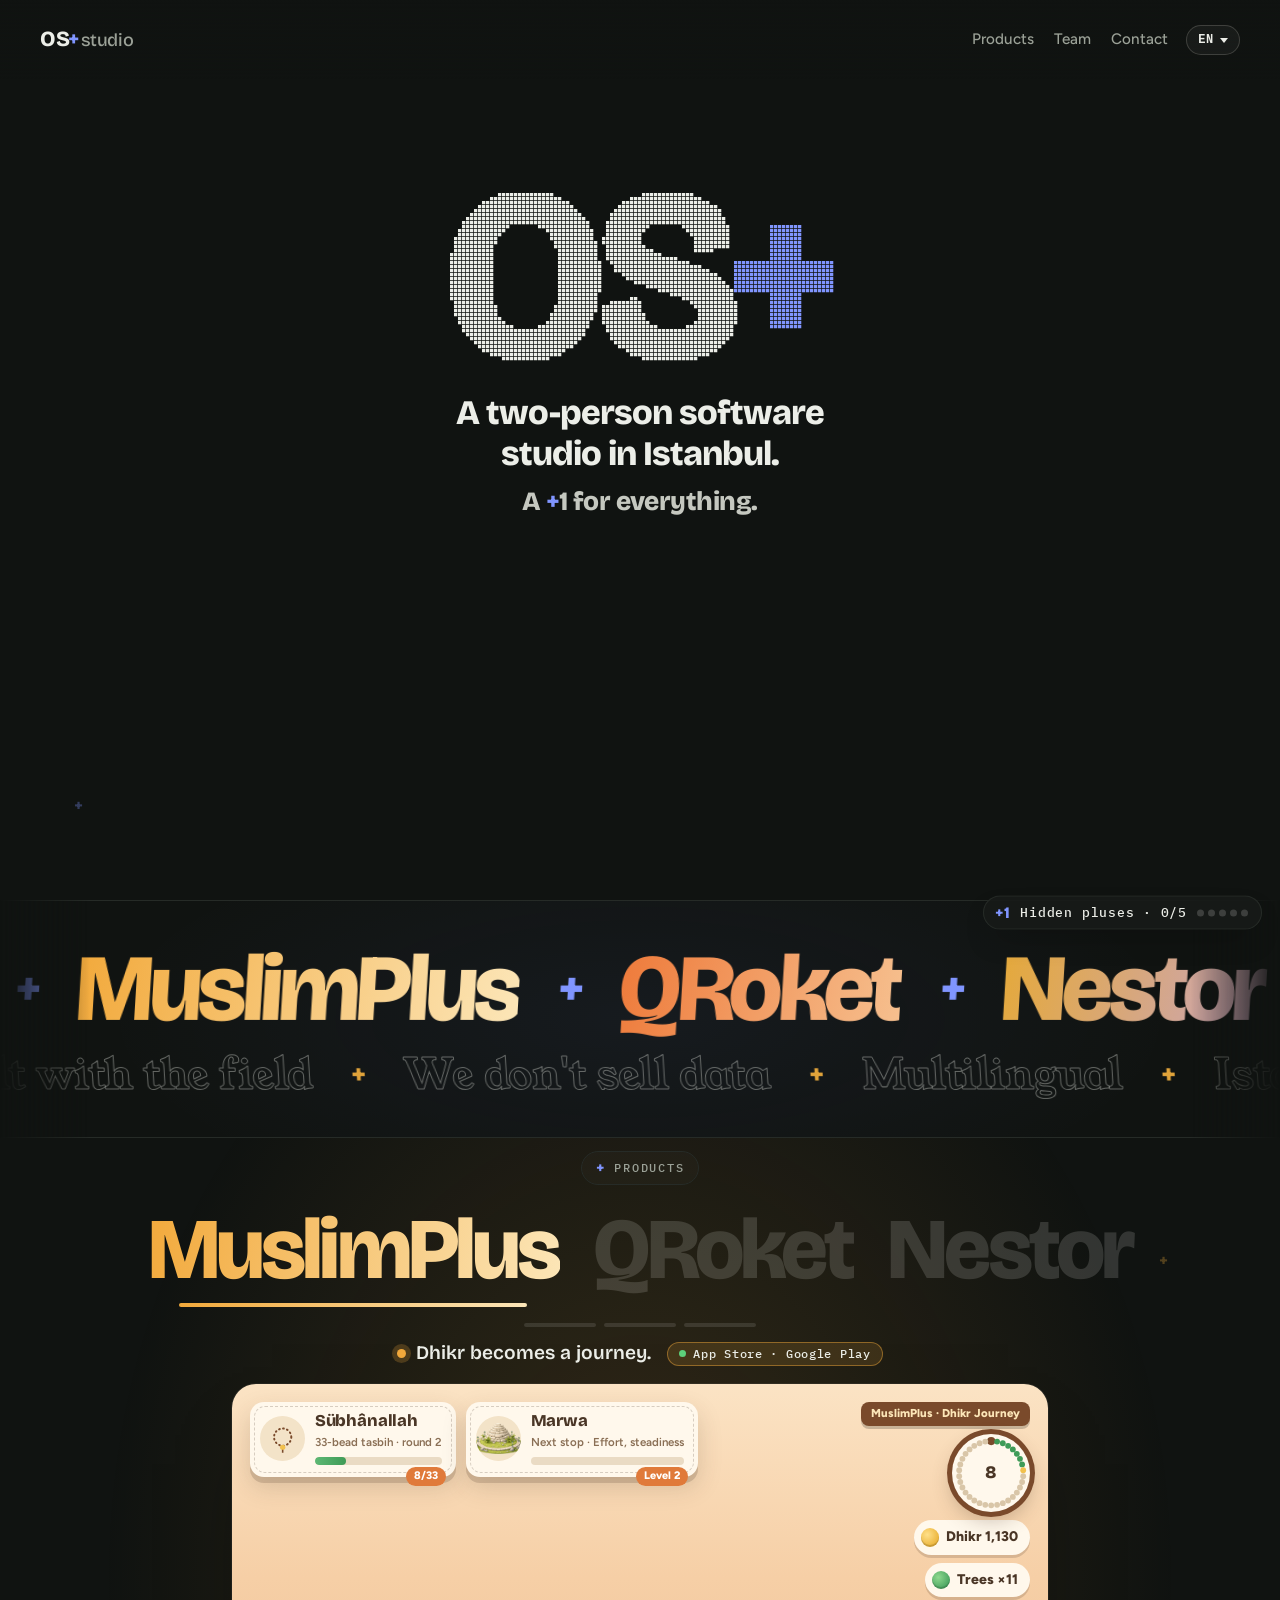
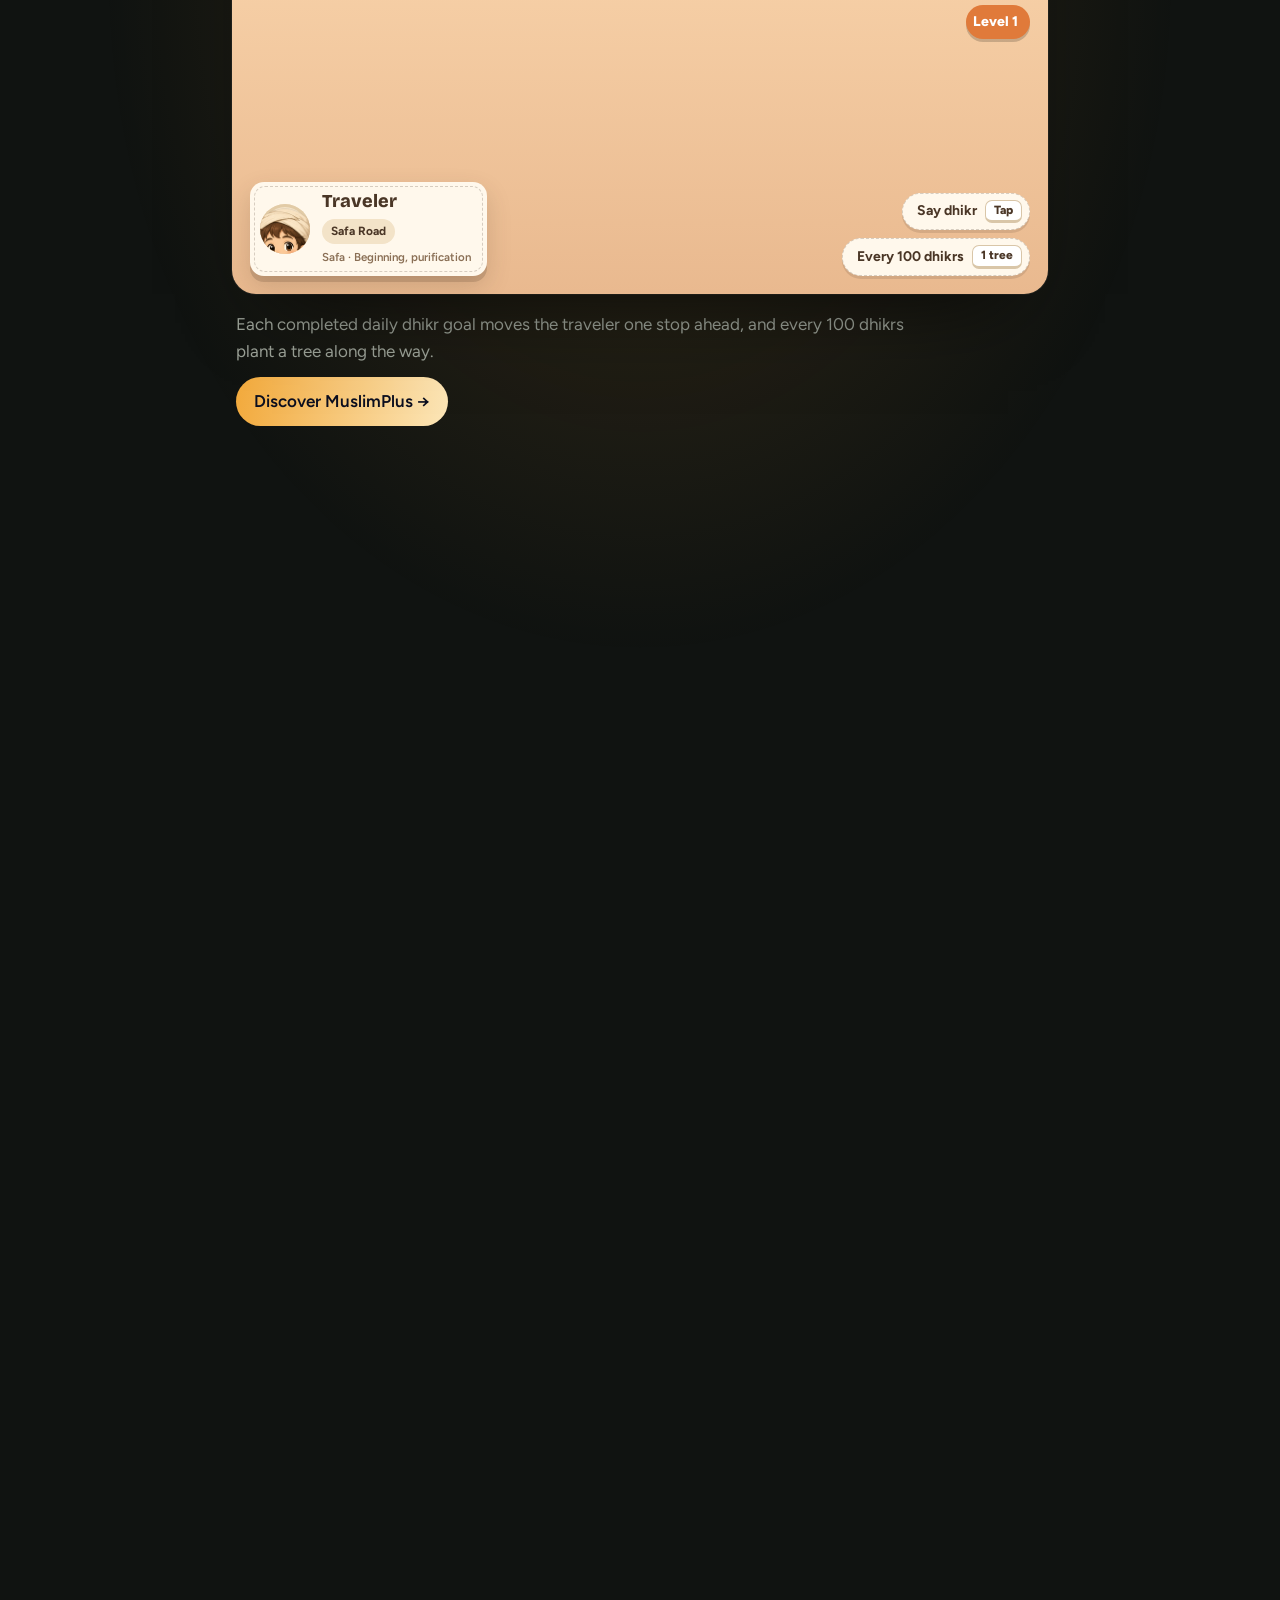
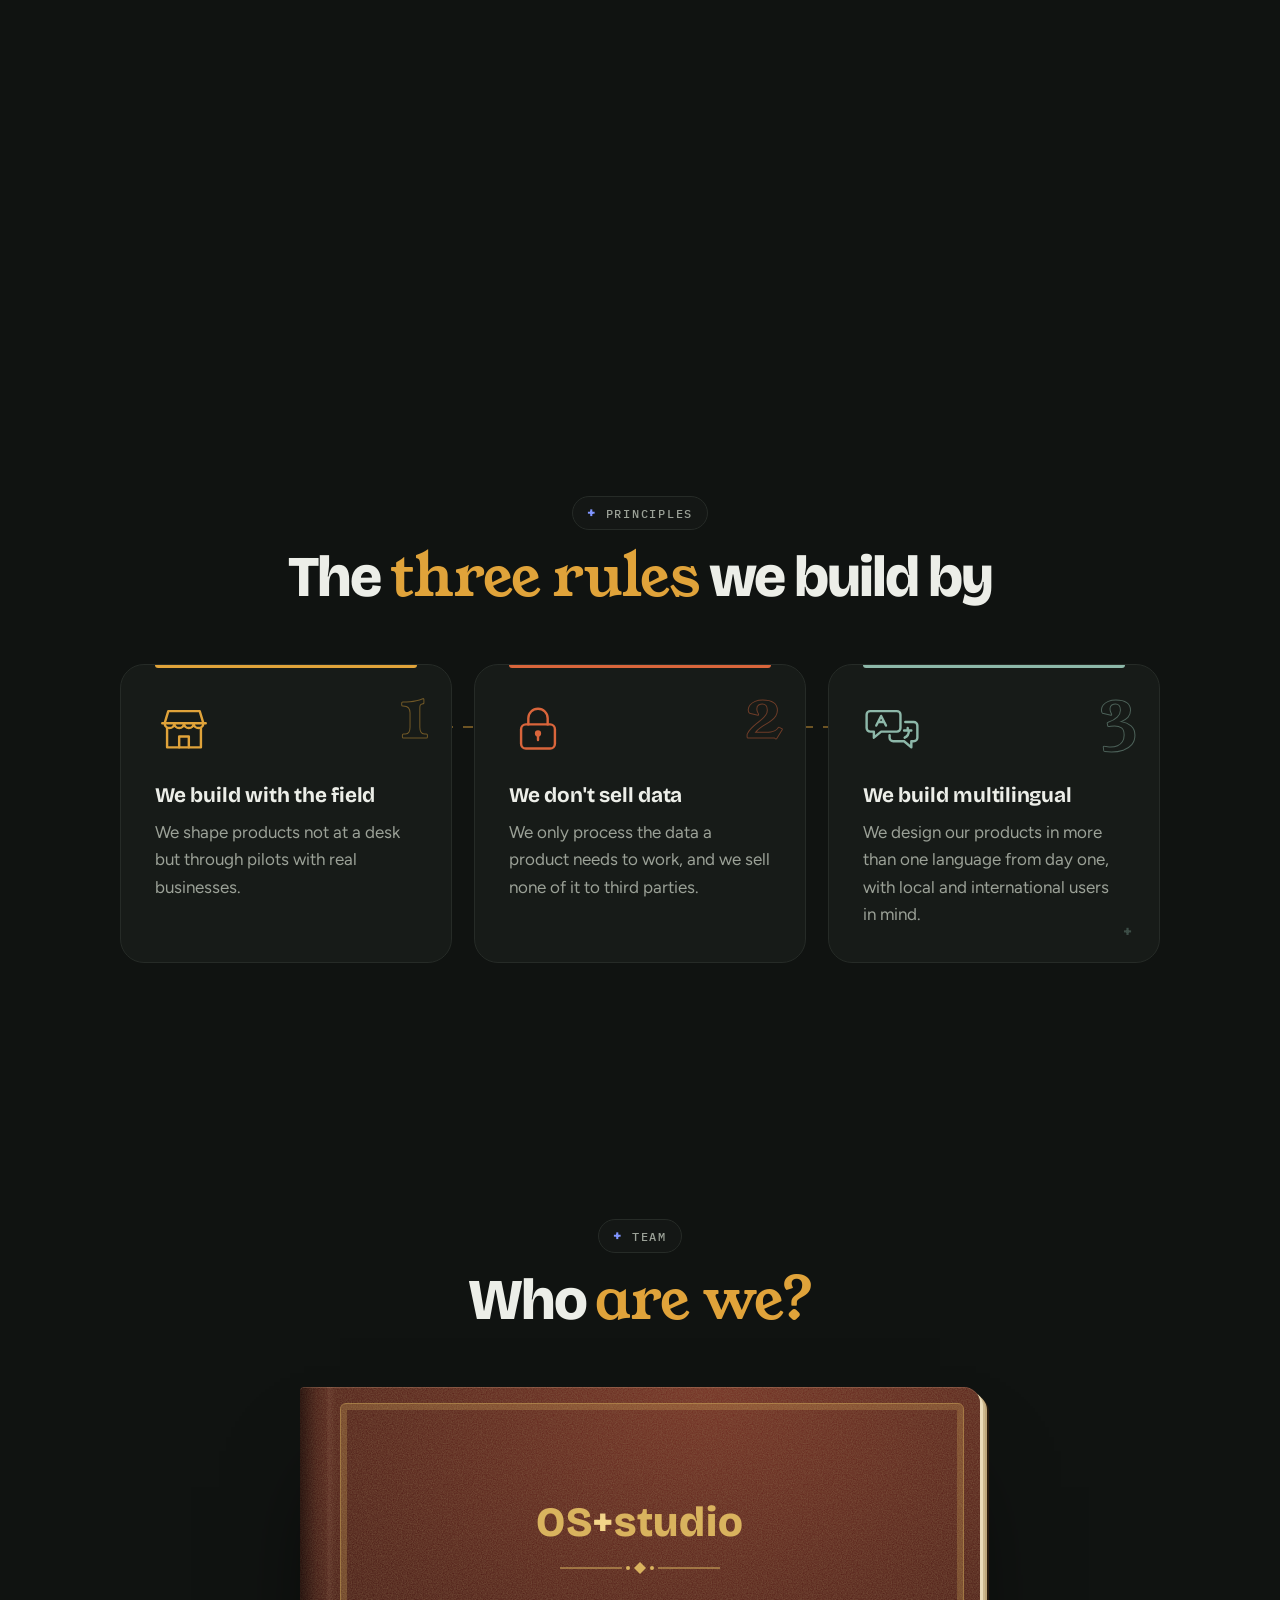
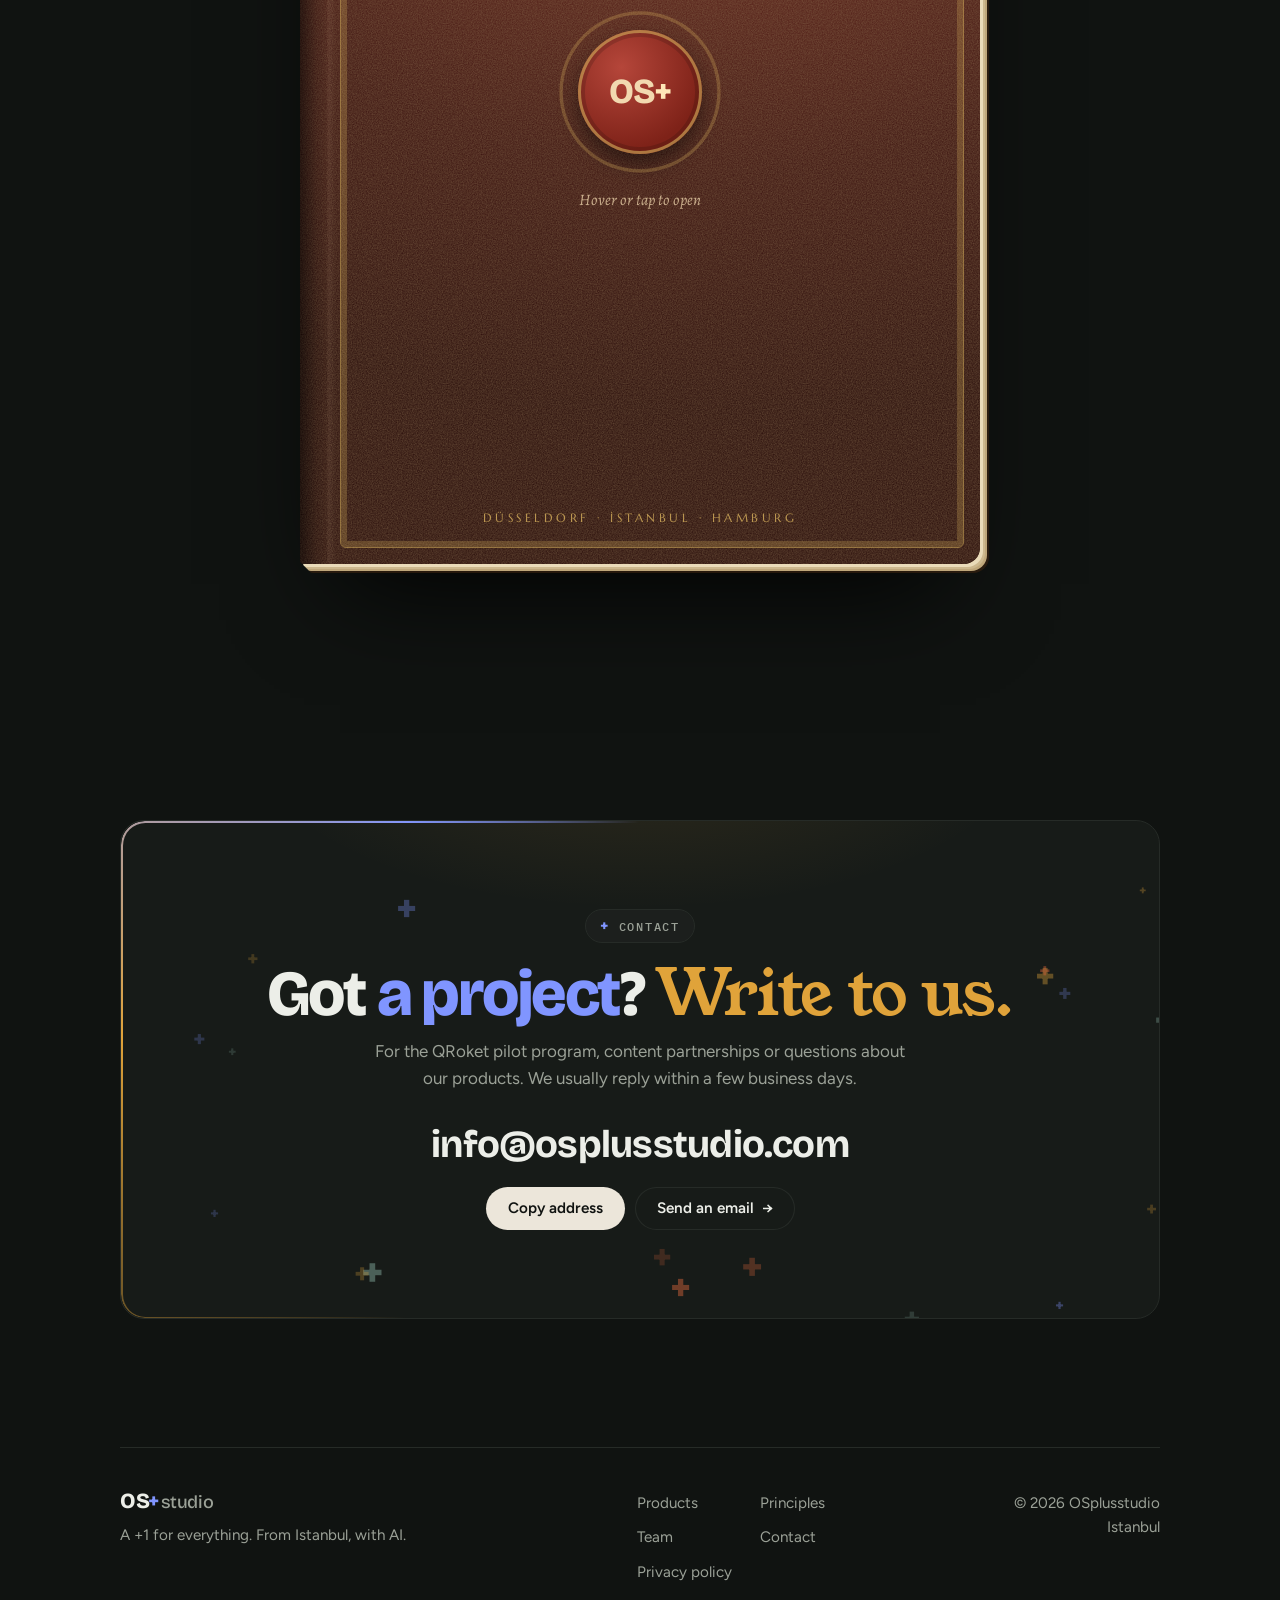
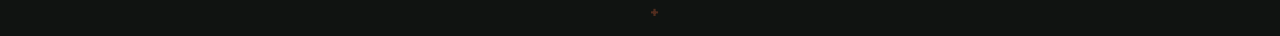
<file: index.html>
<!doctype html>
<html lang="tr">
<head>
<meta charset="utf-8">
<script>try{if(!matchMedia("(prefers-reduced-motion: reduce)").matches)document.documentElement.classList.add("os-motion")}catch(e){}</script>
<meta name="viewport" content="width=device-width, initial-scale=1, viewport-fit=cover">
<title>OSplusstudio</title>
<meta name="description" content="İstanbul'da iki kişilik bir yazılım stüdyosu. Her şeye bir +1: yapay zekâyla günlük işleri, hobileri ve hayatı bir adım öteye taşıyoruz.">
<link rel="preconnect" href="https://fonts.googleapis.com">
<link rel="preconnect" href="https://fonts.gstatic.com" crossorigin>
<link rel="stylesheet" href="https://fonts.googleapis.com/css2?family=Alegreya:ital,wght@0,500;0,700;1,400&family=Bricolage+Grotesque:opsz,wght@12..96,500;12..96,700;12..96,800&family=Figtree:wght@400;500;600&family=IBM+Plex+Mono:wght@400;500&family=Literata:wght@600;700&family=Marcellus&family=Source+Sans+3:wght@400;600&family=Young+Serif&display=swap">
<link rel="stylesheet" href="games/game.css?v=5">
<style>
/* Sayfa en üstteki OS+ alanıyla aynı koyu temada */
:root{
  --bg:#101311; --surface:#171B18; --surface-2:#1D221E; --fg:#ECEEE8; --muted:#9BA197;
  --line:#262B27; --accent:#8095FF; --on-accent:#0B0E1F;
  --ochre:#E0A33A; --clay:#D9653B; --sage:#8DB8A9; --paper:#ECE6DA;
  --f-display:"Bricolage Grotesque", "Figtree", system-ui, sans-serif;
  --f-body:"Figtree", system-ui, -apple-system, "Segoe UI", sans-serif;
  --f-mono:"IBM Plex Mono", ui-monospace, "SFMono-Regular", Menlo, monospace;
  color-scheme:dark;
}
*{box-sizing:border-box}
.os-hero{position:relative;height:100vh;height:100dvh;overflow:hidden;background:#101311;color:#ECEEE8;--fg:#ECEEE8;--muted:#9BA197;--accent:#8095FF;--line:transparent}
.os-hero header.top{position:relative;z-index:5;padding-inline:clamp(16px,4vw,40px);background:linear-gradient(#101311,rgba(16,19,17,0));border-bottom-color:transparent}
.os-hero canvas{position:fixed;left:0;top:0;z-index:2;width:100%;height:100vh;height:100dvh;display:block;pointer-events:none;-webkit-mask-image:linear-gradient(#000 62%,transparent 96%);mask-image:linear-gradient(#000 62%,transparent 96%)}
html:not(.os-motion) .os-hero canvas{display:none}
.os-hero.is-moving canvas{-webkit-mask-image:none;mask-image:none}
.os-static{position:absolute;z-index:3;left:0;right:0;top:22%;margin:0;text-align:center;pointer-events:none;font:800 clamp(4.6rem,17vw,9.2rem)/.84 "Bricolage Grotesque",sans-serif;letter-spacing:-.045em;color:#ECEEE8}
.os-static span{color:#8095FF}
html.os-motion .os-hero.is-running .os-static{display:none}
.os-copy{position:absolute;z-index:5;left:0;right:0;top:var(--copy-top,58%);padding:0 clamp(20px,5vw,40px) 28px;text-align:center}
html.os-motion .os-hero:not(.is-formed) .os-copy{opacity:0;transform:translateY(10px)}
html.os-motion .os-hero.is-formed .os-copy{opacity:1;transform:none;transition:opacity .85s ease,transform .85s ease}
.os-copy h1{margin:0 auto 12px;max-width:18em;font:800 clamp(1.45rem,2.7vw,2.15rem)/1.18 "Bricolage Grotesque",sans-serif;letter-spacing:-.03em;text-wrap:balance;color:#ECEEE8}
.os-copy p{margin:0 auto;max-width:40em;color:#C5C8C0;font-size:clamp(1rem,1.45vw,1.125rem);line-height:1.55}
.os-copy .os-tagline{font:800 clamp(1.25rem,2.2vw,1.65rem)/1.2 "Bricolage Grotesque",sans-serif;letter-spacing:-.02em;color:#C5C8C0}
.os-copy .os-tagline span{color:#8095FF}
@media (max-width:760px){.os-copy{top:auto;bottom:28px}}
body{margin:0;background:var(--bg);color:var(--fg);font:400 1.0625rem/1.6 var(--f-body);-webkit-font-smoothing:antialiased;overflow-x:hidden}
a{color:inherit}
:focus-visible{outline:2px solid var(--accent);outline-offset:3px;border-radius:4px}
.wrap{max-width:1120px;margin:0 auto;padding-inline:clamp(16px,4vw,40px)}
.plus{color:var(--accent)}

header.top{display:flex;justify-content:space-between;align-items:center;gap:16px;padding-block:24px}
.mark{font:800 1.35rem/1 var(--f-display);letter-spacing:-.02em;text-decoration:none}
.mark small{font-weight:500;color:var(--muted);margin-left:2px}
nav.top-nav{display:flex;gap:20px;flex-wrap:wrap}
nav.top-nav a{text-decoration:none;font-weight:500;font-size:.95rem;color:var(--muted);transition:color .2s}
nav.top-nav a:hover{color:var(--fg)}

/* Bölümler: ortalanmış başlık, küçük "+" etiketi */
section.sec{position:relative;padding-block:clamp(72px,10vw,128px)}
.sec-head{text-align:center;max-width:46rem;margin:0 auto clamp(36px,5vw,56px)}
.eyebrow{display:inline-flex;align-items:center;gap:8px;font:500 .78rem/1 var(--f-mono);letter-spacing:.14em;text-transform:uppercase;color:var(--muted);padding:8px 14px;border:1px solid var(--line);border-radius:99px;background:rgba(255,255,255,.02)}
.eyebrow b{color:var(--accent);font:800 1rem/1 var(--f-display)}
.sec-head h2{margin:18px 0 0;font:800 clamp(2.1rem,5vw,3.6rem)/1.04 var(--f-display);letter-spacing:-.035em;text-wrap:balance}
.sec-head h2 em{font:400 1em/1 "Young Serif",Georgia,serif;font-style:normal;letter-spacing:-.02em;color:var(--ochre)}
.sec-head p{margin:16px auto 0;max-width:36rem;color:var(--muted);font-size:clamp(1rem,1.4vw,1.15rem);text-wrap:balance}

/* Ürünler: büyük tipografik uygulama seçici + oyun sahnesi */
#urunler{--c1:#F2A93B;--c2:#FCE6B8;--glow:rgba(242,169,59,.16)}
#urunler::before{content:"";position:absolute;inset:0;pointer-events:none;background:radial-gradient(60% 40% at 50% 18%,var(--glow),transparent 70%);transition:background .6s ease}
.app-picker{position:relative;display:flex;justify-content:center;flex-wrap:wrap;gap:clamp(4px,2.4vw,40px);margin:0 auto clamp(10px,1.5vw,16px)}
.app-word{position:relative;padding:4px 2px 14px;border:0;background:none;cursor:pointer;font:800 clamp(1.6rem,7vw,5.4rem)/1 var(--f-display);letter-spacing:-.045em;color:rgba(236,238,232,.16);transition:color .35s ease,transform .35s ease}
.app-word:hover{color:rgba(236,238,232,.42)}
.app-word::after{content:"";position:absolute;left:8%;right:8%;bottom:0;height:4px;border-radius:4px;background:linear-gradient(90deg,var(--w1),var(--w2));transform:scaleX(0);transition:transform .45s cubic-bezier(.2,.9,.3,1.2)}
.app-word[aria-selected="true"]{background:linear-gradient(100deg,var(--w1),var(--w2));-webkit-background-clip:text;background-clip:text;color:transparent}
.app-word[aria-selected="true"]::after{transform:scaleX(1)}
.app-line{display:flex;justify-content:center;align-items:center;gap:10px;margin:0 0 clamp(22px,3vw,34px);font:600 clamp(1rem,1.6vw,1.2rem)/1.3 var(--f-display);color:var(--fg);text-align:center}
.app-line i{width:9px;height:9px;flex:none;border-radius:50%;background:var(--c1);box-shadow:0 0 0 5px color-mix(in srgb,var(--c1) 22%,transparent)}
.apps{margin-inline:calc(50% - min(640px, 50vw - 16px))}
.app-panel .game{box-shadow:0 40px 80px -40px rgba(0,0,0,.7),0 0 0 1px rgba(255,255,255,.06)}
.app-panel[data-entering] .game{animation:panel-in .55s cubic-bezier(.2,.8,.3,1)}
@keyframes panel-in{from{opacity:0;transform:translateY(14px) scale(.985)}to{opacity:1;transform:none}}
.app-note{display:flex;flex-wrap:wrap;justify-content:space-between;align-items:center;gap:12px 24px;margin:20px 4px 0;color:var(--muted)}
.app-note span{max-width:62ch}
.app-note a{display:inline-flex;align-items:center;gap:8px;padding:11px 18px;border-radius:99px;text-decoration:none;font-weight:600;color:var(--on-accent);background:linear-gradient(100deg,var(--c1),var(--c2));white-space:nowrap;transition:transform .2s ease,filter .2s}
.app-note a:hover{transform:translateY(-2px);filter:brightness(1.06)}

/* İmleci izleyen ışık: kartlar */
.glass{--c:var(--ochre);position:relative;border-radius:24px;background:var(--surface);border:1px solid var(--line);overflow:hidden;transition:transform .3s ease,border-color .3s ease}
.glass::before{content:"";position:absolute;inset:0;pointer-events:none;opacity:0;transition:opacity .3s;background:radial-gradient(320px circle at var(--mx,50%) var(--my,50%),rgba(255,244,225,.06),transparent 60%)}
.glass:hover{transform:translateY(-4px);border-color:color-mix(in srgb,var(--c) 45%,transparent)}
.glass:hover::before{opacity:1}
.glass > *{position:relative}

/* İlkeler */
.principles{display:grid;grid-template-columns:repeat(3,minmax(0,1fr));gap:clamp(14px,2vw,22px);list-style:none;padding:0;margin:0}
.principles li{padding:clamp(24px,3vw,34px);min-width:0}
.principles .num{position:absolute;top:14px;right:22px;font:400 3.4rem/1 "Young Serif",Georgia,serif;color:transparent;-webkit-text-stroke:1px color-mix(in srgb,var(--c) 45%,transparent)}
.principles .sym{display:block;width:58px;height:58px;margin-bottom:26px;color:var(--c)}
.principles .sym svg{width:100%;height:100%;display:block}
.principles li::after{content:"";position:absolute;left:clamp(24px,3vw,34px);right:clamp(24px,3vw,34px);top:0;height:3px;border-radius:0 0 3px 3px;background:var(--c)}
.principles h3{font:700 1.3rem/1.25 var(--f-display);letter-spacing:-.01em;margin:0 0 10px}
.principles p{margin:0;color:var(--muted)}

/* Ekip: açık duran eski bir kitap; iki sayfa, iki yolcu */
/* Ciltli kitap: deri kapak, altın yaldız çizgi, alt kenarda yaprak katmanları, sırttan sarkan kurdele */
.book{--paper-1:#F1E6CC;--paper-2:#E6D5B0;--ink:#3A2A1C;--ink-soft:#6B5640;--rubric:#8E2F1F;--gilt:#A8792B;--gilt-hi:#D9B35E;
  --grain:url("data:image/svg+xml,%3Csvg xmlns='http://www.w3.org/2000/svg' width='180' height='180'%3E%3Cfilter id='n'%3E%3CfeTurbulence type='fractalNoise' baseFrequency='.8' numOctaves='3' stitchTiles='stitch'/%3E%3CfeColorMatrix values='0 0 0 0 .3 0 0 0 0 .2 0 0 0 0 .1 0 0 0 .5 0'/%3E%3C/filter%3E%3Crect width='100%25' height='100%25' filter='url(%23n)'/%3E%3C/svg%3E");
  position:relative;max-width:1080px;margin:0 auto;padding:clamp(10px,1.6vw,18px) clamp(10px,1.6vw,18px) clamp(22px,2.6vw,30px);border-radius:16px;color:var(--ink);perspective:1800px;
  background:var(--grain),radial-gradient(120% 90% at 50% 0%,#6E2A20,#3E1511 62%,#2A0E0B);
  box-shadow:0 60px 100px -40px rgba(0,0,0,.9),0 0 0 1px rgba(0,0,0,.5),inset 0 1px 0 rgba(255,210,170,.18),inset 0 -2px 6px rgba(0,0,0,.5)}
.book::before{content:"";position:absolute;inset:5px;border:1px solid rgba(217,179,94,.45);border-radius:12px;pointer-events:none;box-shadow:inset 0 0 0 3px rgba(0,0,0,.18),inset 0 0 0 4px rgba(217,179,94,.18)}
.book-block{position:relative;border-radius:4px;
  box-shadow:0 1px 0 #E9DAB8,0 2px 0 rgba(90,60,30,.25),0 3px 0 #DDCBA3,0 4px 0 rgba(90,60,30,.25),0 5px 0 #D3BF95,0 6px 0 rgba(90,60,30,.3),0 7px 0 #C9B387,0 10px 16px rgba(0,0,0,.45)}
.book-block::before{content:"";position:absolute;inset:0;z-index:3;pointer-events:none;border-radius:inherit;background:var(--grain);opacity:.22;mix-blend-mode:multiply}
/* cilt sırtı: haritadan kapanış notuna kadar ortadan inen gölge */
.book-block::after{content:"";position:absolute;top:0;bottom:0;left:50%;width:90px;transform:translateX(-50%);z-index:2;pointer-events:none;
  background:linear-gradient(90deg,transparent,rgba(58,42,28,.08) 30%,rgba(58,42,28,.3) 47%,rgba(255,250,235,.25) 50%,rgba(58,42,28,.3) 53%,rgba(58,42,28,.08) 70%,transparent)}
.ribbon{position:absolute;z-index:4;top:0;right:calc(clamp(10px,1.6vw,18px) + 22px);width:16px;height:calc(100% + 26px);pointer-events:none;
  background:linear-gradient(90deg,#6F1A12,#A8352A 45%,#7E2218);clip-path:polygon(0 0,100% 0,100% 100%,50% calc(100% - 10px),0 100%);
  box-shadow:2px 0 4px rgba(0,0,0,.25);filter:drop-shadow(2px 3px 3px rgba(0,0,0,.35))}
.book-map{position:relative;border-radius:4px 4px 0 0;padding:20px 28px 4px;background:
  radial-gradient(120% 140% at 50% 0%,#F6EDD7,var(--paper-1))}
.book-map svg{display:block;width:100%;height:auto}
.book-map .ink{fill:none;stroke:var(--ink-soft);stroke-width:1.6;stroke-linecap:round;stroke-linejoin:round}
.book-map .route{fill:none;stroke:var(--rubric);stroke-width:2.4;stroke-dasharray:7 7;stroke-linecap:round}
.book-map .draw{stroke-dashoffset:1;transition:stroke-dashoffset 2.6s cubic-bezier(.4,0,.2,1) .5s}
.book.in .book-map .draw,html:not(.os-motion) .book-map .draw{stroke-dashoffset:0}
.book-map text{font-family:"Marcellus",Georgia,serif;fill:var(--ink-soft);font-size:15px;letter-spacing:.12em}
.book-map .city{fill:var(--rubric);font-size:17px}
.pages{display:grid;grid-template-columns:repeat(2,minmax(0,1fr));position:relative}
.page{position:relative;padding:clamp(30px,4vw,54px) clamp(28px,4.6vw,64px) clamp(52px,5vw,68px);
  background:linear-gradient(90deg,rgba(150,110,60,.10),transparent 18%,transparent 78%,rgba(90,60,30,.16)),radial-gradient(90% 70% at 30% 20%,rgba(255,250,235,.6),transparent 70%),linear-gradient(var(--paper-1),var(--paper-2));
  transform-origin:right center;transition:transform 1.1s cubic-bezier(.2,.8,.2,1),opacity .9s ease}
.page + .page{transform-origin:left center;
  background:linear-gradient(90deg,rgba(90,60,30,.16),transparent 22%,transparent 82%,rgba(150,110,60,.10)),radial-gradient(90% 70% at 70% 20%,rgba(255,250,235,.6),transparent 70%),linear-gradient(var(--paper-1),var(--paper-2))}
/* her sayfada ince yaldız çerçeve ve altta sayfa numarası */
.page::before{content:"";position:absolute;inset:14px 16px;border:1px solid rgba(168,121,43,.38);pointer-events:none;box-shadow:inset 0 0 0 3px transparent,inset 0 0 0 4px rgba(168,121,43,.16)}
.page::after{position:absolute;left:0;right:0;bottom:24px;text-align:center;font:400 .8rem/1 "Marcellus",Georgia,serif;letter-spacing:.3em;color:var(--ink-soft);content:"— I —"}
.page + .page::after{content:"— II —"}
html.os-motion .book:not(.in) .page{transform:rotateY(18deg);opacity:.2}
html.os-motion .book:not(.in) .page + .page{transform:rotateY(-18deg)}
/* Kapalı kitap: önce yalnızca ön kapak görünür; beklenince ya da tıklanınca kapak sırttan açılır */
.cover{display:none}
html.os-motion .book.closed{background:none;box-shadow:none;padding:0}
html.os-motion .book.closed::before,html.os-motion .book.closed .ribbon,html.os-motion .book.closed .book-block{display:none}
html.os-motion .book.closed .cover{display:block}
.cover{position:relative;z-index:10;width:min(680px,100%);aspect-ratio:7/8;margin:0 auto;cursor:pointer;transform-origin:left center;transform-style:preserve-3d;
  transition:transform 1s cubic-bezier(.55,.05,.25,1),opacity .45s ease .5s;-webkit-tap-highlight-color:transparent}
.cover:focus-visible{outline:none}
.cover:focus-visible .cover-front{outline:2px solid var(--gilt-hi);outline-offset:-10px}
.book.opening .cover{transform:rotateY(-115deg);opacity:0}
/* kapak açıldıktan sonra iki sayfa yerine oturur, rota çizilir */
.book.just-opened{animation:book-in .8s cubic-bezier(.2,.8,.2,1)}
.book.just-opened .page{animation:page-in 1.1s cubic-bezier(.2,.8,.2,1)}
.book.just-opened .page + .page{animation-name:page-in-r}
.book.just-opened .book-map .draw{animation:draw 2.6s cubic-bezier(.4,0,.2,1) .4s both}
@keyframes book-in{from{opacity:0;transform:scale(.96)}to{opacity:1;transform:none}}
@keyframes page-in{from{opacity:.2;transform:rotateY(18deg)}to{opacity:1;transform:none}}
@keyframes page-in-r{from{opacity:.2;transform:rotateY(-18deg)}to{opacity:1;transform:none}}
@keyframes draw{from{stroke-dashoffset:1}to{stroke-dashoffset:0}}
.cover-front,.cover-back{position:absolute;inset:0;border-radius:4px 16px 16px 4px;backface-visibility:hidden;-webkit-backface-visibility:hidden}
.cover-front{display:flex;flex-direction:column;align-items:center;gap:14px;padding:clamp(56px,9vw,120px) 32px 40px;text-align:center;
  background:linear-gradient(90deg,rgba(0,0,0,.5),rgba(0,0,0,.12) 16px,transparent 26px,rgba(255,220,180,.07) 29px,transparent 36px),var(--grain),radial-gradient(130% 80% at 60% 0%,#732C21,#3E1511 62%,#2A0E0B);
  box-shadow:3px 3px 0 #EADBB9,5px 5px 0 #CDB88E,7px 7px 0 #BFA77B,9px 9px 0 rgba(60,35,15,.6),0 60px 100px -40px rgba(0,0,0,.95),inset 0 1px 0 rgba(255,210,170,.18)}
.cover-front::before{content:"";position:absolute;inset:16px 16px 16px 40px;border:1px solid rgba(217,179,94,.55);border-radius:6px;pointer-events:none;box-shadow:inset 0 0 0 5px transparent,inset 0 0 0 6px rgba(217,179,94,.25)}
.cover-kicker{font:800 clamp(1.8rem,3.4vw,2.6rem)/1 var(--f-display);letter-spacing:.02em;color:var(--gilt-hi)}
.cover-kicker span{color:#F3D58A}
.cover .flourish{margin:2px auto 18px;color:var(--gilt-hi)}
.cover-medal{position:relative;display:grid;place-items:center;width:168px;height:168px}
.cover .ring circle{stroke:rgba(217,179,94,.28)}
.cover .ring .prog{stroke:#F3D58A}
.cover.charging .ring .prog{stroke-dashoffset:0;transition:stroke-dashoffset 1s linear}
.medal{display:flex;align-items:center;justify-content:center;width:124px;height:124px;border-radius:50%;font:800 2.2rem/1 var(--f-display);letter-spacing:-.03em;color:#F2D9B0;
  background:radial-gradient(circle at 35% 30%,#B5463A,#7E2218 70%);box-shadow:0 10px 20px rgba(0,0,0,.45),inset 0 0 0 3px rgba(217,179,94,.6),inset 0 0 0 7px rgba(0,0,0,.15);transition:transform .25s ease}
.medal span{color:#FFE7B8}
.cover:hover .medal{transform:scale(1.04) rotate(-3deg)}
.cover-front small{max-width:15rem;font:italic 400 1rem/1.35 "Alegreya",Georgia,serif;color:rgba(242,217,176,.75)}
.cover-cities{margin-top:auto;font:400 .78rem/1 "Marcellus",Georgia,serif;letter-spacing:.28em;text-transform:uppercase;color:rgba(217,179,94,.8)}
/* kapağın iç yüzü: yaldız çerçeveli forza kâğıdı */
.cover-back{transform:rotateY(180deg);border-radius:16px 4px 4px 16px;background:var(--grain),linear-gradient(90deg,#E2CFA6,#EFE2C4 70%,#D7C195);box-shadow:inset 0 0 0 12px #4A1A14,inset 0 0 0 13px rgba(217,179,94,.6)}
.page h3{position:absolute;width:1px;height:1px;overflow:hidden;clip:rect(0 0 0 0);white-space:nowrap}
/* Başlık yerine pasaport mührü: her kurucunun şehrinden İstanbul'a uzanan yolu. */
.stamp{display:block;width:138px;height:138px;margin:0 auto;color:var(--rubric);transform:rotate(-7deg);opacity:.92}
.page + .page .stamp{transform:rotate(6deg)}
.stamp .st-ring{fill:none;stroke:currentColor}
.stamp .ink{fill:none;stroke:var(--ink-soft);stroke-width:1.5;stroke-linecap:round;stroke-linejoin:round}
.stamp text{font-family:"Marcellus",Georgia,serif;font-size:10.5px;letter-spacing:.2em;fill:currentColor}
.stamp .no{font-size:9px;letter-spacing:.3em;fill:var(--ink-soft)}
.flourish{display:block;width:160px;height:16px;margin:14px auto 22px;color:var(--gilt)}
.page p{margin:0 0 14px;font:400 clamp(1.05rem,1.35vw,1.16rem)/1.68 "Alegreya",Georgia,serif;color:var(--ink);text-wrap:pretty}
.satchel{margin:22px 0 0;padding-top:16px;border-top:1px solid rgba(58,42,28,.2)}
.satchel b{display:block;margin-bottom:10px;font:400 .78rem/1 "Marcellus",Georgia,serif;letter-spacing:.24em;text-transform:uppercase;color:var(--rubric)}
.satchel ul{display:flex;flex-wrap:wrap;gap:8px 18px;list-style:none;padding:0;margin:0;font:italic 400 1.02rem/1.3 "Alegreya",Georgia,serif;color:var(--ink-soft)}
.satchel li::before{content:"✦";margin-right:7px;font-style:normal;font-size:.75em;color:var(--gilt)}
.book-end{position:relative;margin:0;padding:52px clamp(28px,6vw,80px) 34px;text-align:center;border-radius:0 0 4px 4px;
  background:linear-gradient(var(--paper-2),#DCC79F);border-top:1px solid rgba(58,42,28,.2);font:italic 400 clamp(1.08rem,1.6vw,1.3rem)/1.55 "Alegreya",Georgia,serif;color:var(--ink)}
.book-end strong{font:400 1em "Marcellus",Georgia,serif;font-style:normal;color:var(--rubric)}
.seal{z-index:5;position:absolute;left:50%;top:-34px;transform:translateX(-50%) rotate(-8deg);width:68px;height:68px;border-radius:50%;display:flex;align-items:center;justify-content:center;white-space:nowrap;
  background:radial-gradient(circle at 35% 30%,#B5463A,#7E2218 70%);box-shadow:0 6px 14px rgba(60,20,10,.45),inset 0 0 0 4px rgba(255,255,255,.08),inset 0 -4px 8px rgba(0,0,0,.25);
  font:800 1.25rem/1 var(--f-display);color:#F2D9B0;letter-spacing:-.03em}
.seal span{color:#FFE7B8}
@media (max-width:760px){
  .pages{grid-template-columns:minmax(0,1fr)}
  .book-block::after{display:none}
  .ribbon{right:20px;width:13px}
  .cover{aspect-ratio:3/4}
  .page,.page + .page{background:radial-gradient(90% 70% at 30% 20%,rgba(255,250,235,.6),transparent 70%),linear-gradient(var(--paper-1),var(--paper-2))}
  .page + .page{border-top:1px solid rgba(58,42,28,.2)}
  html.os-motion .book:not(.in) .page,html.os-motion .book:not(.in) .page + .page{transform:translateY(16px)}
  .page p{text-align:left}
  .book-map{padding:12px 10px 4px}
}

/* Hikâye: bulanık metnin önünde büyük bir harf; beklenince ya da tıklanınca harf harf yazılır */
.story{position:relative;cursor:pointer;border-radius:8px;outline-offset:6px;-webkit-tap-highlight-color:transparent}
.story.open{cursor:auto}
.story-text{transition:filter .7s ease,opacity .7s ease}
.story:not(.open) .story-text{filter:blur(6px);opacity:.38;user-select:none;pointer-events:none}
.story-cover{position:absolute;inset:0;display:flex;flex-direction:column;align-items:center;justify-content:flex-start;padding-top:clamp(20px,4vw,48px);gap:16px;text-align:center}
.story-cover small{max-width:16rem;font:italic 400 1rem/1.35 "Alegreya",Georgia,serif;color:var(--ink-soft);transition:opacity .35s}
.cap-wrap{position:relative;display:grid;place-items:center;width:178px;height:178px}
.ring{position:absolute;inset:0;width:100%;height:100%;transform:rotate(-90deg);transition:opacity .35s}
.ring circle{fill:none;stroke:rgba(58,42,28,.16);stroke-width:2}
.ring .prog{stroke:var(--rubric);stroke-width:3;stroke-linecap:round;stroke-dasharray:1;stroke-dashoffset:1;transition:stroke-dashoffset .25s ease}
.story.charging .ring .prog{stroke-dashoffset:0;transition:stroke-dashoffset 1s linear}
.bigcap{display:grid;place-items:center;width:130px;height:130px;font:400 112px/1 "Marcellus",Georgia,serif;color:#F5E9CF;background:var(--rubric);border:3px solid var(--gilt);border-radius:6px;
  box-shadow:0 18px 30px -12px rgba(60,20,10,.55),inset 0 0 0 6px rgba(255,235,200,.08);transform-origin:center;transition:transform .2s ease}
.story:not(.open):hover .bigcap{transform:scale(1.04) rotate(-2deg)}
.story.open .story-cover small,.story.open .ring{opacity:0}
.story.landed .story-cover{visibility:hidden}
.dropcap{float:left;margin:6px 10px 0 0;padding:4px 10px 2px;font:400 3.6em/.9 "Marcellus",Georgia,serif;color:#F5E9CF;background:var(--rubric);border:2px solid var(--gilt);border-radius:3px}
.story:not(.landed) .dropcap{visibility:hidden}
.story.typing .ch{opacity:0;animation:ink .55s ease forwards;animation-delay:var(--t)}
@keyframes ink{0%{opacity:0;color:var(--rubric)}50%{opacity:1;color:var(--rubric)}100%{opacity:1;color:inherit}}
.story.typing .satchel{opacity:0;animation:satchel .7s ease forwards;animation-delay:var(--end)}
@keyframes satchel{from{opacity:0;transform:translateY(8px)}to{opacity:1;transform:none}}
.sr-only{position:absolute;width:1px;height:1px;margin:-1px;overflow:hidden;clip:rect(0 0 0 0);white-space:nowrap}

/* İletişim */
.cta{text-align:center;padding:clamp(44px,7vw,88px) clamp(20px,5vw,64px)}
.cta::after{content:"";position:absolute;inset:-40% -10% auto;height:120%;pointer-events:none;background:radial-gradient(45% 40% at 50% 20%,rgba(224,163,58,.12),transparent 70%)}
.cta > *{z-index:1}
.cta h2{margin:18px 0 12px;font:800 clamp(2.1rem,5.5vw,4rem)/1.02 var(--f-display);letter-spacing:-.04em;text-wrap:balance}
.cta h2 em{font:400 1em/1 "Young Serif",Georgia,serif;font-style:normal;letter-spacing:-.02em;color:var(--ochre)}
.cta > p{margin:0 auto;max-width:34rem;color:var(--muted)}
.email{display:inline-block;margin:30px 0 22px;font:700 clamp(1.3rem,4vw,2.4rem)/1.1 var(--f-display);letter-spacing:-.02em;text-decoration:none;word-break:break-all;color:var(--fg);background:linear-gradient(var(--ochre),var(--ochre)) 0 100%/0 2px no-repeat;transition:background-size .35s ease}
.email:hover{background-size:100% 2px}
.cta-row{display:flex;justify-content:center;flex-wrap:wrap;gap:10px}
.btn{display:inline-flex;align-items:center;gap:8px;font:600 .95rem/1 var(--f-body);padding:14px 22px;border-radius:999px;border:0;background:var(--paper);color:#101311;cursor:pointer;text-decoration:none;transition:transform .2s ease,filter .2s}
.btn:hover{transform:translateY(-2px);filter:brightness(1.06)}
.btn.ghost{background:transparent;color:var(--fg);box-shadow:inset 0 0 0 1px var(--line)}
.btn.ghost:hover{box-shadow:inset 0 0 0 1px var(--ochre)}
/* İletişim kartı: dönen ışıklı kenar, süzülen "+" işaretleri, değişen kelime, kopyalayınca "+" patlaması */
@property --ring-a{syntax:"<angle>";inherits:false;initial-value:0deg}
.cta .cta-ring{position:absolute;inset:0;z-index:0;border-radius:inherit;padding:1.5px;pointer-events:none;
  background:conic-gradient(from var(--ring-a),transparent 0 62%,var(--ochre) 76%,var(--accent) 88%,transparent 100%);
  -webkit-mask:linear-gradient(#000 0 0) content-box,linear-gradient(#000 0 0);-webkit-mask-composite:xor;mask:linear-gradient(#000 0 0) content-box exclude,linear-gradient(#000 0 0);
  animation:ring-spin 7s linear infinite}
@keyframes ring-spin{to{--ring-a:360deg}}
.cta .cta-bg{position:absolute;inset:0;z-index:0;pointer-events:none;overflow:hidden;border-radius:inherit}
.fp{position:absolute;left:var(--x);top:var(--y);font:800 var(--s)/1 var(--f-display);color:var(--c);opacity:0;
  transform:translate(calc(var(--px,0) * var(--depth)),calc(var(--py,0) * var(--depth)));transition:transform .6s cubic-bezier(.2,.8,.2,1)}
.fp i{display:block;font-style:normal;animation:fp-float var(--dur) ease-in-out var(--delay) infinite alternate}
.cta.in .fp{opacity:var(--o);transition:transform .6s cubic-bezier(.2,.8,.2,1),opacity 1.2s ease var(--fade)}
@keyframes fp-float{from{transform:translateY(0) rotate(0deg)}to{transform:translateY(-34px) rotate(90deg)}}
.swap{display:inline-grid;justify-items:start;clip-path:inset(-.05em -.08em -.2em);color:var(--accent);transition:width .55s cubic-bezier(.2,.8,.2,1)}
.swap > span{grid-area:1/1;white-space:nowrap;opacity:0;transform:translateY(140%);transition:transform .6s cubic-bezier(.2,.8,.2,1),opacity .45s ease}
.swap > span.on{opacity:1;transform:none}
.swap > span.out{opacity:0;transform:translateY(-140%)}
.btn .arrow{display:inline-block;transition:transform .25s ease}
.btn:hover .arrow{transform:translateX(4px)}
.burst{position:fixed;z-index:50;left:0;top:0;pointer-events:none;font:800 var(--s,18px)/1 var(--f-display);color:var(--c);animation:burst .9s cubic-bezier(.15,.7,.3,1) forwards}
@keyframes burst{from{opacity:1;transform:translate(-50%,-50%) scale(.4)}70%{opacity:1}to{opacity:0;transform:translate(calc(-50% + var(--dx)),calc(-50% + var(--dy))) rotate(var(--r)) scale(1)}}
@media (prefers-reduced-motion: reduce){.cta .cta-ring{animation:none}}

/* Alt bilgi */
footer{position:relative;display:grid;grid-template-columns:1.4fr 1fr auto;gap:28px;align-items:start;padding-block:44px 52px;color:var(--muted);font-size:.95rem}
footer::before{content:"";position:absolute;top:0;left:0;right:0;height:1px;background:var(--line)}
footer .mark{display:inline-block;margin-bottom:10px;color:var(--fg)}
footer p{margin:0}
footer nav{display:grid;grid-template-columns:repeat(2,auto);gap:10px 28px;justify-content:start}
footer nav a{text-decoration:none;transition:color .2s}
footer nav a:hover{color:var(--fg)}
footer .copy{text-align:right}

/* Kaydırdıkça belirme */
html.os-motion [data-reveal]{opacity:0;transform:translateY(28px);transition:opacity .8s ease,transform .8s cubic-bezier(.2,.8,.3,1);transition-delay:var(--d,0s)}
html.os-motion [data-reveal].in{opacity:1;transform:none}

@media (max-width:860px){
  .principles{grid-template-columns:minmax(0,1fr)}
  footer{grid-template-columns:minmax(0,1fr)}
  footer .copy{text-align:left}
}
@media (max-width:760px){
  .app-word{padding-bottom:10px}
  .app-word::after{height:3px}
  .app-note{justify-content:center;text-align:center}
}
@media (max-width:420px){ nav.top-nav{display:none} }

/* Kayan ürün bandı: kaydırma hızına göre hızlanır, yönü kaydırma yönünü izler */
.band{position:relative;overflow:hidden;padding:clamp(22px,3.4vw,40px) 0;border-block:1px solid var(--line);
  background:radial-gradient(60% 120% at 50% 50%,rgba(128,149,255,.06),transparent 70%),var(--bg);
  -webkit-mask-image:linear-gradient(90deg,transparent,#000 7%,#000 93%,transparent);mask-image:linear-gradient(90deg,transparent,#000 7%,#000 93%,transparent)}
.band-row{display:flex;width:max-content;will-change:transform}
.band-row + .band-row{margin-top:clamp(8px,1.2vw,14px)}
.band-item{display:inline-flex;align-items:center;gap:clamp(20px,3vw,44px);padding-right:clamp(20px,3vw,44px);white-space:nowrap;
  font:800 clamp(2.6rem,7.4vw,6rem)/1.02 var(--f-display);letter-spacing:-.045em}
.band-item .w{background:linear-gradient(100deg,var(--w1),var(--w2));-webkit-background-clip:text;background-clip:text;color:transparent}
.band-item .p{font-size:.55em;color:var(--accent)}
.band-row.thin .band-item{font:400 clamp(1.4rem,3.4vw,2.6rem)/1.1 "Young Serif",Georgia,serif;letter-spacing:-.01em;color:transparent;-webkit-text-stroke:1px rgba(236,238,232,.38)}
.band-row.thin .band-item .p{-webkit-text-stroke:0;color:var(--ochre);font:800 .7em/1 var(--f-display)}

/* "+" imleci: noktası tam imleçte, "+" işareti hafif gecikmeyle izler; tıklanabilir öğelerin üzerinde büyüyüp × olur */
html.has-cursor body,html.has-cursor body *:not(.game,.game *){cursor:none}
.cur-dot,.cur-plus{position:fixed;left:0;top:0;z-index:9999;pointer-events:none;opacity:0;transition:opacity .25s ease}
html.cursor-on .cur-dot,html.cursor-on .cur-plus{opacity:1}
.cur-dot{width:6px;height:6px;margin:-3px 0 0 -3px;border-radius:50%;background:#ECEEE8;mix-blend-mode:difference}
.cur-plus{width:30px;height:30px;margin:-15px 0 0 -15px}
.cur-plus::before,.cur-plus::after{content:"";position:absolute;left:50%;top:50%;width:100%;height:3px;margin:-1.5px 0 0 -50%;border-radius:3px;background:var(--cur-c,#8095FF);transition:background .25s ease,width .3s ease}
.cur-plus::after{transform:rotate(90deg)}

/* Kaydırma yolculuğu: solda bölüm durakları olan dikey çizgi; dar ekranda üstte ince ilerleme çubuğu */
.journey{position:fixed;z-index:40;left:26px;top:22vh;bottom:22vh;width:22px;transition:opacity .4s ease,transform .4s ease}
.journey.off{opacity:0;transform:translateX(-12px);pointer-events:none}
.j-track{position:absolute;left:10px;top:0;bottom:0;width:2px;border-radius:2px;background:rgba(236,238,232,.1)}
.j-fill{position:absolute;left:0;top:0;width:100%;height:100%;border-radius:2px;transform-origin:top;transform:scaleY(var(--p,0));background:linear-gradient(var(--accent),var(--ochre) 60%,var(--clay))}
.j-node{position:absolute;left:0;top:var(--at);width:22px;height:22px;margin-top:-11px;display:grid;place-items:center;text-decoration:none;border-radius:50%;background:var(--bg);box-shadow:0 0 0 1px rgba(236,238,232,.18);transition:box-shadow .3s ease,transform .3s ease}
.j-node i{font:800 15px/1 var(--f-display);font-style:normal;color:var(--muted);transition:color .3s ease,transform .4s ease}
.j-node span{position:absolute;left:32px;top:50%;transform:translate(-6px,-50%);opacity:0;white-space:nowrap;font:500 .72rem/1 var(--f-mono);letter-spacing:.14em;text-transform:uppercase;color:var(--fg);
  padding:6px 9px;border-radius:99px;background:rgba(23,27,24,.92);box-shadow:inset 0 0 0 1px var(--line);transition:opacity .3s ease,transform .3s ease;pointer-events:none}
.j-node.passed{box-shadow:0 0 0 1px var(--ochre)}
.j-node.passed i{color:var(--ochre)}
.j-node.active{transform:scale(1.18);box-shadow:0 0 0 1px var(--accent),0 0 0 5px rgba(128,149,255,.15)}
.j-node.active i{color:var(--accent);transform:rotate(90deg)}
.j-node:hover span,.j-node:focus-visible span,.j-node.active span{opacity:1;transform:translate(0,-50%)}
.j-bar{position:fixed;z-index:40;left:0;right:0;top:0;height:3px;transform-origin:left;transform:scaleX(var(--p,0));background:linear-gradient(90deg,var(--accent),var(--ochre),var(--clay));display:none}
@media (max-width:1259px){.journey{display:none}.j-bar{display:block}}

/* İlkeler: kartlar imlece göre eğilir, simgeler çizilerek belirir, üst şerit dolar, numara derinlikte durur */
.principles{perspective:1100px}
.principles li,html.os-motion .principles li[data-reveal]{transform-style:preserve-3d;transition:transform .6s cubic-bezier(.2,.8,.2,1),opacity .8s ease var(--d,0s),border-color .3s ease,box-shadow .4s ease}
.principles li:hover{box-shadow:0 34px 60px -34px color-mix(in srgb,var(--c) 55%,transparent)}
.principles .num{font-size:4.4rem;transform:translateZ(46px);transition:color .4s ease,-webkit-text-stroke-color .4s ease}
.principles li:hover .num{color:color-mix(in srgb,var(--c) 28%,transparent)}
.principles .sym{transform:translateZ(34px)}
.principles h3,.principles p{transform:translateZ(18px)}
.principles li:hover .sym svg{animation:sym-bob 1.2s ease-in-out infinite}
@keyframes sym-bob{0%,100%{transform:translateY(0) rotate(0)}30%{transform:translateY(-5px) rotate(-6deg)}60%{transform:translateY(1px) rotate(4deg)}}
html.os-motion .principles li::after{transform:scaleX(0);transform-origin:left;transition:transform 1s cubic-bezier(.2,.8,.2,1) calc(var(--d,0s) + .2s)}
html.os-motion .principles li.in::after{transform:scaleX(1)}
html.os-motion .principles .sym svg *{stroke-dasharray:1;stroke-dashoffset:1;transition:stroke-dashoffset 1.5s cubic-bezier(.4,0,.2,1) calc(var(--d,0s) + .35s)}
html.os-motion .principles li.in .sym svg *{stroke-dashoffset:0}
html.os-motion .principles .num{opacity:0;transition:opacity .8s ease calc(var(--d,0s) + .5s),color .4s ease}
html.os-motion .principles li.in .num{opacity:1}
/* kartların arka planı: 1'de pilot şehirleri belirir, 2'de veriler kilitlenir, 3'te diller "merhaba" der */
.glass > .pbg{position:absolute;inset:0;z-index:0;overflow:hidden;pointer-events:none;border-radius:inherit}
.pbg span{position:absolute;left:var(--x);top:var(--y);white-space:nowrap;color:var(--c);opacity:0;will-change:transform,opacity}
.pbg .hi{font:400 var(--s,20px)/1 "Young Serif",Georgia,serif;animation:p-rise var(--dur,9s) ease-in-out var(--dl,0s) infinite}
.pbg .hi[dir="rtl"]{font-family:"Noto Naskh Arabic","Young Serif",serif}
.pbg .bit{font:500 var(--s,14px)/1 var(--f-mono);animation:p-lock var(--dur,7s) ease-in-out var(--dl,0s) infinite}
.pbg .bit svg{display:none;width:1em;height:1em}
.pbg .bit b{font-weight:500}
.pbg .pin{display:flex;align-items:center;gap:5px;font:500 12px/1 var(--f-mono);letter-spacing:.06em;animation:p-pin var(--dur,8s) cubic-bezier(.2,.8,.3,1.2) var(--dl,0s) infinite}
.pbg .pin svg{width:15px;height:18px;flex:none}
.pbg .pin i{position:absolute;left:7px;top:15px;width:2px;height:2px;border-radius:50%;box-shadow:0 0 0 0 currentColor;animation:p-ring var(--dur,8s) ease-out var(--dl,0s) infinite}
@keyframes p-rise{0%{opacity:0;transform:translateY(16px)}18%,70%{opacity:var(--o,.22)}100%{opacity:0;transform:translateY(-30px)}}
@keyframes p-lock{0%{opacity:0;transform:translateY(14px)}20%{opacity:var(--o,.24)}55%{opacity:var(--o,.24);transform:translateY(-10px)}70%{opacity:0;transform:translateY(-18px) scale(.6)}100%{opacity:0;transform:translateY(-18px)}}
@keyframes p-pin{0%,6%{opacity:0;transform:translateY(-14px) scale(.6)}14%{opacity:var(--o,.5);transform:none}62%{opacity:var(--o,.5);transform:none}74%,100%{opacity:0;transform:translateY(4px) scale(.9)}}
@keyframes p-ring{0%,12%{box-shadow:0 0 0 0 currentColor}40%,100%{box-shadow:0 0 0 18px transparent}}
@media (prefers-reduced-motion: reduce){.pbg span{animation:none;opacity:var(--o,.2)}}

/* kartların arkasından geçen, 1→2→3 sırasını gösteren akan çizgi */
.principles{position:relative;isolation:isolate}
.principles::before{content:"";position:absolute;left:8%;right:8%;top:62px;height:2px;z-index:-1;
  background:repeating-linear-gradient(90deg,var(--ochre) 0 10px,transparent 10px 20px);opacity:.45;animation:flow 1.6s linear infinite}
@keyframes flow{to{background-position:20px 0}}
@media (max-width:860px){.principles::before{display:none}}
@media (prefers-reduced-motion: reduce){.principles::before{animation:none}}

/* Sağdan sola diller (Arapça, Farsça): akış aynalanır; çizimler, kitap, oyunlar ve kayan bant soldan sağa kalır */
html[dir=rtl] .principles .num{right:auto;left:22px}
html[dir=rtl] .j-bar,html[dir=rtl] .app-steps i::after,html[dir=rtl].os-motion .principles li::after{transform-origin:right}
html[dir=rtl] footer .copy{text-align:left}
html[dir=rtl] :is(.band,.game,.os-hero canvas,.voices){direction:ltr}
html[dir=rtl] .book{direction:ltr}
html[dir=rtl] .book :is(.page,.book-end,.cover-front){direction:rtl}
/* Rusça: Kiril harfleri için başlık ve gövde yazı tipi */
html:lang(ru){--f-display:"Manrope","Figtree",system-ui,sans-serif;--f-body:"Manrope","Figtree",system-ui,sans-serif}

/* Kaydırmalı ürün anlatımı: bölüm uzar, sahne ekrana sabitlenir, kaydırdıkça sıradaki ürün gelir */
.app-steps{display:none}
#urunler.scrolly{padding-block:0;height:calc(100svh + 170svh)}
#urunler.scrolly > .wrap{position:sticky;top:0;height:100svh;display:flex;flex-direction:column;justify-content:center;padding-block:clamp(16px,3vh,32px)}
#urunler.scrolly .sec-head{margin-bottom:clamp(8px,2vh,20px)}
#urunler.scrolly .app-line{margin-bottom:clamp(12px,2vh,22px)}
#urunler.scrolly .apps{margin-inline:auto;width:min(calc(100vw - 32px),1280px,calc((100svh - 390px) * 1.6))}
#urunler.scrolly .app-note{margin-top:clamp(10px,1.8vh,20px)}
#urunler.scrolly .app-steps{display:flex;justify-content:center;gap:8px;margin:0 auto clamp(10px,1.6vh,16px)}
.app-steps i{position:relative;width:clamp(44px,6vw,72px);height:4px;border-radius:4px;overflow:hidden;background:rgba(236,238,232,.12)}
.app-steps i::after{content:"";position:absolute;inset:0;border-radius:inherit;background:linear-gradient(90deg,var(--c1),var(--c2));transform-origin:left;transform:scaleX(var(--f,0))}
@media (max-width:760px){#urunler.scrolly{height:calc(100svh + 130svh)}#urunler.scrolly .apps{width:min(calc(100vw - 32px),calc((100svh - 330px) * 1.6))}#urunler.scrolly .app-note span{display:none}}

/* Bölüme göre renk değiştiren arka plan ışığı */
@property --amb{syntax:"<color>";inherits:true;initial-value:rgba(128,149,255,.10)}
@property --amb2{syntax:"<color>";inherits:true;initial-value:rgba(224,163,58,.04)}
body::before{content:"";position:fixed;inset:0;z-index:-1;pointer-events:none;
  background:radial-gradient(70% 55% at 50% 28%,var(--amb),transparent 72%),radial-gradient(55% 50% at 88% 92%,var(--amb2),transparent 70%),radial-gradient(45% 45% at 8% 80%,var(--amb2),transparent 70%);
  transition:--amb 1.4s ease,--amb2 1.4s ease}

/* Başlıklar kelime kelime, maskenin arkasından kayarak belirir */
html.os-motion .wd{display:inline-block;overflow:hidden;vertical-align:top;padding:.12em .02em .18em;margin:-.12em -.02em -.18em}
html.os-motion .wd > span{display:inline-block;transform:translateY(112%);transition:transform .85s cubic-bezier(.2,.8,.2,1) var(--wd,0s)}
html.os-motion .in .wd > span{transform:none}

/* Dil seçici */
header.top .lang{display:flex;gap:2px;padding:3px;border-radius:99px;box-shadow:inset 0 0 0 1px var(--line);background:rgba(255,255,255,.03)}
.os-hero header.top .lang{box-shadow:inset 0 0 0 1px rgba(236,238,232,.14)}
header.top .lang a{padding:6px 9px;border-radius:99px;text-decoration:none;font:500 .72rem/1 var(--f-mono);letter-spacing:.08em;color:var(--muted);transition:color .2s,background .2s}
header.top .lang a:hover{color:var(--fg)}
header.top .lang a[aria-current="true"]{background:var(--accent);color:var(--on-accent)}
header.top .right{display:flex;align-items:center;gap:18px}

/* Ürünlerin durumu: mağazada mı, pilotta mı */
.app-line{flex-wrap:wrap}
.app-status{display:inline-flex;align-items:center;gap:7px;margin-left:6px;padding:6px 12px;border-radius:99px;font:500 .74rem/1 var(--f-mono);letter-spacing:.06em;color:var(--fg);
  background:color-mix(in srgb,var(--c1) 14%,transparent);box-shadow:inset 0 0 0 1px color-mix(in srgb,var(--c1) 45%,transparent)}
.app-status::before{content:"";width:7px;height:7px;border-radius:50%;background:#5DD07A;box-shadow:0 0 0 0 rgba(93,208,122,.6);animation:live 2s ease-out infinite}
@keyframes live{to{box-shadow:0 0 0 8px rgba(93,208,122,0)}}
@media (prefers-reduced-motion: reduce){.app-status::before{animation:none}}

/* Gizli "+1" avı: sayfanın beş köşesine saklanmış küçük artılar */
.egg{position:absolute;z-index:6;width:28px;height:28px;padding:0;border:0;border-radius:50%;background:none;cursor:pointer;display:grid;place-items:center;
  font:800 17px/1 var(--f-display);color:var(--egg-c,#8095FF);opacity:.32;transition:opacity .3s ease,transform .3s ease}
.glass > .egg,.cta > .egg{position:absolute}
.egg:hover,.egg:focus-visible{opacity:1;transform:scale(1.35) rotate(90deg)}
html.os-motion .egg{animation:egg-twinkle 5.5s ease-in-out var(--egg-d,0s) infinite}
@keyframes egg-twinkle{0%,82%,100%{opacity:.32}88%{opacity:.95;transform:scale(1.25)}94%{opacity:.4}}
.egg.found{pointer-events:none;animation:egg-pop .7s cubic-bezier(.2,.8,.3,1.4) forwards}
@keyframes egg-pop{0%{opacity:1;transform:scale(1)}40%{opacity:1;transform:scale(2.2) rotate(180deg)}100%{opacity:0;transform:scale(.2) rotate(360deg)}}
.egg-float{position:fixed;z-index:60;pointer-events:none;font:800 1.4rem/1 var(--f-display);color:var(--ochre);transform:translate(-50%,-50%);animation:egg-float 1s ease-out forwards}
@keyframes egg-float{to{opacity:0;transform:translate(-50%,-160%)}}
.egg-hud{position:fixed;z-index:45;right:18px;bottom:18px;display:flex;align-items:center;gap:10px;padding:9px 14px 9px 12px;border-radius:99px;
  background:rgba(23,27,24,.92);box-shadow:inset 0 0 0 1px var(--line),0 14px 30px -14px rgba(0,0,0,.7);font:500 .8rem/1 var(--f-mono);letter-spacing:.06em;color:var(--fg);
  transform:translateY(140%);transition:transform .5s cubic-bezier(.2,.8,.3,1.2)}
.egg-hud.on{transform:none}
.egg-hud b{font:800 1rem/1 var(--f-display);color:var(--accent)}
.egg-hud .dots{display:flex;gap:4px}
.egg-hud .dots i{width:7px;height:7px;border-radius:50%;background:rgba(236,238,232,.18);transition:background .3s}
.egg-hud .dots i.on{background:var(--ochre)}
.egg-win{position:fixed;z-index:70;left:50%;top:50%;transform:translate(-50%,-50%) scale(.8);opacity:0;pointer-events:none;text-align:center;padding:28px 34px;border-radius:24px;
  background:rgba(16,19,17,.94);box-shadow:inset 0 0 0 1px rgba(224,163,58,.5),0 40px 80px -30px rgba(0,0,0,.9);transition:opacity .4s ease,transform .5s cubic-bezier(.2,.8,.3,1.3)}
.egg-win.on{opacity:1;transform:translate(-50%,-50%)}
.egg-win b{display:block;font:800 clamp(1.8rem,5vw,2.8rem)/1.05 var(--f-display);letter-spacing:-.03em}
.egg-win b span{color:var(--accent)}
.egg-win small{display:block;margin-top:8px;color:var(--muted);font-size:1rem}
</style>
</head>
<body>
<main>
<section class="os-hero">
  <header class="top">
    <a class="mark" href="#">OS<span class="plus">+</span><small>studio</small></a>
    <nav class="top-nav" aria-label="Sayfa içi">
      <a href="#urunler">Ürünler</a>
      <a href="#ekip">Ekip</a>
      <a href="#iletisim">İletişim</a>
    </nav>
  </header>
  <canvas aria-hidden="true"></canvas>
  <p class="os-static" aria-hidden="true">OS<span>+</span></p>
  <div class="os-copy">
    <h1>İstanbul'da iki kişilik bir yazılım stüdyosu.</h1>
    <p class="os-tagline">Her şeye bir <span>+</span>1.</p>
  </div>
</section>
<div class="band" aria-hidden="true">
  <div class="band-row" data-dir="1"><span class="band-item"><span class="w" style="--w1:#F2A93B;--w2:#FCE6B8">MuslimPlus</span><span class="p">+</span><span class="w" style="--w1:#EE7A3A;--w2:#F6C08F">QRoket</span><span class="p">+</span><span class="w" style="--w1:#E5A93A;--w2:#C9A5C0">Nestor</span><span class="p">+</span></span></div>
  <div class="band-row thin" data-dir="-1"><span class="band-item"><span>Sahayla birlikte</span><span class="p">+</span><span>Veri satmıyoruz</span><span class="p">+</span><span>Çok dilli</span><span class="p">+</span><span>İstanbul</span><span class="p">+</span><span>Düsseldorf</span><span class="p">+</span><span>Hamburg</span><span class="p">+</span></span></div>
</div>
<section class="sec" id="urunler">
  <div class="wrap">
    <div class="sec-head" data-reveal>
      <span class="eyebrow"><b>+</b>Ürünler</span>
    </div>
    <div class="app-picker" role="tablist" aria-label="Uygulamalar" data-reveal>
      <button class="app-word" role="tab" id="tab-muslimplus" aria-controls="panel-muslimplus" aria-selected="true" type="button" style="--w1:#F2A93B;--w2:#FCE6B8" data-glow="rgba(242,169,59,.16)">MuslimPlus</button>
      <button class="app-word" role="tab" id="tab-qrocket" aria-controls="panel-qrocket" aria-selected="false" tabindex="-1" type="button" style="--w1:#EE7A3A;--w2:#F6C08F" data-glow="rgba(238,122,58,.17)">QRoket</button>
      <button class="app-word" role="tab" id="tab-nestor" aria-controls="panel-nestor" aria-selected="false" tabindex="-1" type="button" style="--w1:#E5A93A;--w2:#C9A5C0" data-glow="rgba(160,90,140,.2)">Nestor</button>
    </div>

    <div class="app-steps" aria-hidden="true"><i></i><i></i><i></i></div>
    <div class="apps" data-reveal style="--d:.1s">
      <div class="app-panel" role="tabpanel" id="panel-muslimplus" aria-labelledby="tab-muslimplus">
        <p class="app-line"><i></i>Zikir, bir yolculuğa dönüşüyor.<span class="app-status">App Store · Google Play</span></p>
        <div class="game" id="zikir-game" role="img" aria-label="MuslimPlus zikir yolculuğu: yolcu Safâ'dan Beytü'l-Harâm'a yürürken her zikir sayılıyor ve her 100 zikirde yola bir ağaç dikiliyor."></div>
        <p class="app-note"><span>Her gün tamamlanan zikir hedefi yolcuyu bir durak ileri taşır, her 100 zikirde yola bir ağaç dikilir.</span><a href="muslimplus/">MuslimPlus'ı tanıyın →</a></p>
      </div>

      <div class="app-panel" role="tabpanel" id="panel-qrocket" aria-labelledby="tab-qrocket" hidden>
        <p class="app-line"><i></i>Sipariş de ödeme de masada.<span class="app-status">8 restoranda pilot · Tekirdağ, Balıkesir, İstanbul</span></p>
        <div class="game qrocket" id="qrocket-game" role="img" aria-label="QRoket restoranı: misafirler masadaki QR'ı telefonla okutuyor, AI garsonla kendi dilinde konuşup sipariş veriyor, garson servis ediyor, hesap masada bölünüp ödeniyor ve her ödemede QR-roket havalanıyor."></div>
        <p class="app-note"><span>Misafir QR'ı okutur, AI garsonla kendi dilinde konuşur, siparişi onaylar; hesap masada bölünür ve ödenir.</span><a href="qrocket/">QRoket'i tanıyın →</a></p>
      </div>

      <div class="app-panel" role="tabpanel" id="panel-nestor" aria-labelledby="tab-nestor" hidden>
        <p class="app-line"><i></i>Doksan gün, bir Odysseia.<span class="app-status">App Store · Google Play</span></p>
        <div class="game nestor" id="nestor-game" role="img" aria-label="Nestor yolculuğu: gemi Kalypso'nun adasından İthaka'ya yol alıyor, her gün 10 drahmi kazanılıyor, her adada bir mühür ve yeni bir rütbe geliyor; İthaka'da Argos bekliyor."></div>
        <p class="app-note"><span>Her gün on beş dakikalık ders gemiyi bir gün ileri taşır; her ada bir sınav ve bir mühür, yolun sonunda İthaka'da Argos bekler.</span><a href="nestor/">Nestor'u tanıyın →</a></p>
      </div>
    </div>
  </div>
</section>

<section class="sec" id="ilkeler">
  <div class="wrap">
    <div class="sec-head" data-reveal>
      <span class="eyebrow"><b>+</b>İlkeler</span>
      <h2>Ürün geliştirirken uyduğumuz <em>üç kural</em></h2>
    </div>
    <ul class="principles">
      <li class="glass" data-reveal style="--c:var(--ochre)">
        <span class="num" aria-hidden="true">1</span>
        <span class="sym" aria-hidden="true"><svg viewBox="0 0 48 48" fill="none" stroke="currentColor" stroke-width="2" stroke-linecap="round" stroke-linejoin="round"><path d="M6 20h36M8 20l3-10h26l3 10"/><path d="M8 20a4 4 0 0 0 8 0a4 4 0 0 0 8 0a4 4 0 0 0 8 0a4 4 0 0 0 8 0"/><path d="M10 24v16h28V24"/><path d="M20 40v-9h8v9"/></svg></span>
        <h3>Sahayla birlikte geliştiriyoruz</h3>
        <p>Ürünü masa başında değil, gerçek işletmelerle pilot yaparak şekillendiriyoruz.</p>
      </li>
      <li class="glass" data-reveal style="--d:.1s;--c:var(--clay)">
        <span class="num" aria-hidden="true">2</span>
        <span class="sym" aria-hidden="true"><svg viewBox="0 0 48 48" fill="none" stroke="currentColor" stroke-width="2" stroke-linecap="round" stroke-linejoin="round"><rect x="10" y="21" width="28" height="20" rx="4"/><path d="M16 21v-5a8 8 0 0 1 16 0v5"/><path d="M24 29v5"/><circle cx="24" cy="28.5" r="1.6" fill="currentColor"/></svg></span>
        <h3>Veri satmıyoruz</h3>
        <p>Sadece ürünün çalışması için gereken veriyi işliyor, hiçbirini üçüncü taraflara satmıyoruz.</p>
      </li>
      <li class="glass" data-reveal style="--d:.2s;--c:var(--sage)">
        <span class="num" aria-hidden="true">3</span>
        <span class="sym" aria-hidden="true"><svg viewBox="0 0 48 48" fill="none" stroke="currentColor" stroke-width="2" stroke-linecap="round" stroke-linejoin="round"><path d="M6 10h22a3 3 0 0 1 3 3v11a3 3 0 0 1-3 3H15l-6 5v-5H6a3 3 0 0 1-3-3V13a3 3 0 0 1 3-3z"/><path d="M35 19h7a3 3 0 0 1 3 3v10a3 3 0 0 1-3 3h-2v5l-6-5h-9a3 3 0 0 1-3-3v-2"/><path d="M11 22l4-8 4 8M12.5 19h5"/><path d="M34 26h6M37 24v2m-2.5 6c2-1 3.5-3 3.5-6"/></svg></span>
        <h3>Çok dilli kuruyoruz</h3>
        <p>Ürünlerimizi en baştan birden fazla dilde, yerli ve yabancı kullanıcıyı birlikte düşünerek tasarlıyoruz.</p>
      </li>
    </ul>
  </div>
</section>

<section class="sec" id="ekip">
  <div class="wrap">
    <div class="sec-head" data-reveal>
      <span class="eyebrow"><b>+</b>Ekip</span>
      <h2>Biz <em>kimiz?</em></h2>
    </div>

    <article class="book" data-reveal aria-label="Ekibin hikâyesi">
      <div class="cover" tabindex="0" role="button" aria-label="Kitabı aç ve ekibin hikâyesini oku">
        <div class="cover-front">
          <span class="cover-kicker">OS<span>+</span>studio</span>
          <svg class="flourish" viewBox="0 0 160 16" aria-hidden="true"><path d="M0 8h62M98 8h62" stroke="currentColor" stroke-width="1"/><path d="M80 2l6 6-6 6-6-6z" fill="currentColor"/><circle cx="68" cy="8" r="2" fill="currentColor"/><circle cx="92" cy="8" r="2" fill="currentColor"/></svg>
          <span class="cover-medal"><svg class="ring" viewBox="0 0 100 100" aria-hidden="true"><circle cx="50" cy="50" r="47"/><circle class="prog" cx="50" cy="50" r="47" pathLength="1"/></svg><span class="medal">OS<span>+</span></span></span>
          <small>Açmak için üzerinde bekleyin ya da dokunun</small>
          <span class="cover-cities">Düsseldorf · İstanbul · Hamburg</span>
        </div>
        <div class="cover-back" aria-hidden="true"></div>
      </div>
      <span class="ribbon" aria-hidden="true"></span>
      <div class="book-block">
      <div class="book-map" aria-hidden="true">
        <svg viewBox="0 0 1000 178">
          <defs>
            <mask id="route-l"><path class="draw" d="M40 142 C150 156 270 136 360 130 S470 104 500 90" stroke="#fff" stroke-width="8" fill="none" pathLength="1" stroke-dasharray="1"/></mask>
            <mask id="route-r"><path class="draw" d="M960 142 C850 156 730 136 640 130 S530 104 500 90" stroke="#fff" stroke-width="8" fill="none" pathLength="1" stroke-dasharray="1"/></mask>
          </defs>
          <!-- Düsseldorf: Rheinturm, Gehry binaları (Neuer Zollhof), Ren üzerinde köprü -->
          <g class="ink">
            <path d="M84 118L87 44M96 118L93 44M90 44V10"/>
            <ellipse cx="90" cy="40" rx="11" ry="5"/><path d="M80 40q10-12 20 0"/>
            <path d="M74 118h32"/>
            <path d="M140 118V80q8-12 18-2v40 M162 118V64q10-14 24 2v52 M190 118V86q7-10 16-2v34"/>
            <path d="M146 92h6M146 102h6M168 80h10M168 92h10M168 104h10M195 98h6M195 108h6"/>
            <path d="M300 118V46 M300 50L248 104M300 50L262 104M300 50L276 104M300 50L352 104M300 50L338 104M300 50L324 104 M236 104h132"/>
            <path d="M30 124q9-6 18 0t18 0t18 0t18 0 M230 124q9-6 18 0t18 0t18 0t18 0t18 0t18 0t18 0"/>
          </g>
          <!-- Hamburg: Elbphilharmonie, liman vinçleri, konteyner gemisi -->
          <g class="ink">
            <path d="M600 118V88h112v30 M600 98h112M600 108h112M620 88v30M650 88v30M680 88v30"/>
            <path d="M600 88V70q20-18 38-4q20-20 40-4q18-12 34 6v20"/>
            <path d="M612 80h14M640 76h16M668 78h14M690 82h14"/>
            <path d="M760 118V40 M748 44h78 M760 44l-12 10 M818 44v26 M814 70h8 M752 118h16"/>
            <path d="M842 118V54 M834 58h56 M842 58l-8 8 M884 58v20 M880 78h8"/>
            <path d="M864 110h96l-10 12h-78z M874 110v-12h20v12M896 110v-12h20v12M918 110v-18h20v18M906 98v-8h20v8"/>
            <path d="M580 128q9-6 18 0t18 0t18 0t18 0t18 0t18 0t18 0t18 0t18 0t18 0t18 0t18 0t18 0t18 0t18 0t18 0t18 0t18 0t18 0t18 0t18 0"/>
          </g>
          <!-- iki yol İstanbul'da birleşir -->
          <path class="route" mask="url(#route-l)" d="M40 142 C150 156 270 136 360 130 S470 104 500 90"/>
          <path class="route" mask="url(#route-r)" d="M960 142 C850 156 730 136 640 130 S530 104 500 90"/>
          <g transform="translate(500 90)"><circle r="9" fill="#8E2F1F"/><circle r="15" fill="none" stroke="#8E2F1F" stroke-width="1.4"/></g>
          <text x="500" y="130" text-anchor="middle" class="city">İSTANBUL</text>
          <text x="200" y="172" text-anchor="middle">DÜSSELDORF</text>
          <text x="800" y="172" text-anchor="middle">HAMBURG</text>
        </svg>
      </div>

      <div class="pages">
        <section class="page" aria-labelledby="ch-1">
          <h3 id="ch-1">Birinci kurucu ortak: Düsseldorf'tan İstanbul'a</h3>
          <svg class="stamp" viewBox="0 0 120 120" aria-hidden="true">
            <defs>
              <path id="st1-top" d="M20 60a40 40 0 0 1 80 0"/>
              <path id="st1-bot" d="M16 60a44 44 0 0 0 88 0"/>
            </defs>
            <circle class="st-ring" cx="60" cy="60" r="57" stroke-width="2"/>
            <circle class="st-ring" cx="60" cy="60" r="52" stroke-width="1" stroke-dasharray="2 3"/>
            <circle class="st-ring" cx="60" cy="60" r="31" stroke-width="1"/>
            <text><textPath href="#st1-top" startOffset="50%" text-anchor="middle">DÜSSELDORF</textPath></text>
            <text><textPath href="#st1-bot" startOffset="50%" text-anchor="middle">İSTANBUL</textPath></text>
            <text class="no" x="13" y="63">I</text><text class="no" x="102" y="63">✦</text>
            <!-- Rheinturm ve Ren -->
            <g class="ink"><path d="M58 78 59.2 44M62 78 60.8 44M60 44V32"/><ellipse cx="60" cy="42" rx="6" ry="2.6"/><path d="M53 78h14M46 83q3.5-3 7 0t7 0t7 0t7 0"/></g>
          </svg>
          <svg class="flourish" viewBox="0 0 160 16" aria-hidden="true"><path d="M0 8h62M98 8h62" stroke="currentColor" stroke-width="1"/><path d="M80 2l6 6-6 6-6-6z" fill="currentColor"/><circle cx="68" cy="8" r="2" fill="currentColor"/><circle cx="92" cy="8" r="2" fill="currentColor"/></svg>
          <div class="story" tabindex="0" role="button" aria-label="Birinci bölümü oku">
            <div class="story-text">
              <p class="lead"><span class="dropcap">O</span>, uzun yıllarını yazılım danışmanlığı ve ERP dünyasında geçirdi. Yurt içinde ve yurt dışında, her biri kendi kurallarıyla işleyen kurumsal firmaların kapısını çaldı. Dağınık süreçleri tek bir düzende topladı, satın almadan muhasebeye uzanan çarkların birbiriyle uyum içinde dönmesini sağladı.</p>
              <p>Bir dönem yolu Ren kıyısına, Düsseldorf'a düştü. Orada hem işin hem de hayatın başka bir ritmini tanıdı. Yine de heybesi doldukça pusulası hep aynı yönü gösterdi. Sonunda Türkiye'ye döndü ve kariyerine de hayatına da burada devam etmeye karar verdi. Artık birikimini başkalarının sistemlerine değil, kendi ürünlerine aktarıyor.</p>
              <div class="satchel"><b>Uzmanlık alanları</b><ul><li>Kurumsal yazılım danışmanlığı</li><li>ERP sistemleri</li><li>İş süreçleri analizi</li><li>Kurumsal entegrasyonlar</li></ul></div>
            </div>
            <div class="story-cover" aria-hidden="true">
              <span class="cap-wrap"><svg class="ring" viewBox="0 0 100 100"><circle cx="50" cy="50" r="47"/><circle class="prog" cx="50" cy="50" r="47" pathLength="1"/></svg><span class="bigcap">O</span></span>
              <small>Okumak için üzerinde bekleyin ya da dokunun</small>
            </div>
          </div>
        </section>

        <section class="page" aria-labelledby="ch-2">
          <h3 id="ch-2">İkinci kurucu ortak: Hamburg'dan İstanbul'a</h3>
          <svg class="stamp" viewBox="0 0 120 120" aria-hidden="true">
            <defs>
              <path id="st2-top" d="M20 60a40 40 0 0 1 80 0"/>
              <path id="st2-bot" d="M16 60a44 44 0 0 0 88 0"/>
            </defs>
            <circle class="st-ring" cx="60" cy="60" r="57" stroke-width="2"/>
            <circle class="st-ring" cx="60" cy="60" r="52" stroke-width="1" stroke-dasharray="2 3"/>
            <circle class="st-ring" cx="60" cy="60" r="31" stroke-width="1"/>
            <text><textPath href="#st2-top" startOffset="50%" text-anchor="middle">HAMBURG</textPath></text>
            <text><textPath href="#st2-bot" startOffset="50%" text-anchor="middle">İSTANBUL</textPath></text>
            <text class="no" x="11" y="63">II</text><text class="no" x="102" y="63">✦</text>
            <!-- liman vinci ve konteyner gemisi -->
            <g class="ink"><path d="M49 78V42M44 44h26M49 44l-5 5M66 44v10M63.5 54h5M45 78h8"/><path d="M55 72h20l-4 5H59z M59 72v-5h6v5M65 72v-5h6v5"/><path d="M42 83q3.5-3 7 0t7 0t7 0t7 0t7 0"/></g>
          </svg>
          <svg class="flourish" viewBox="0 0 160 16" aria-hidden="true"><path d="M0 8h62M98 8h62" stroke="currentColor" stroke-width="1"/><path d="M80 2l6 6-6 6-6-6z" fill="currentColor"/><circle cx="68" cy="8" r="2" fill="currentColor"/><circle cx="92" cy="8" r="2" fill="currentColor"/></svg>
          <div class="story" tabindex="0" role="button" aria-label="İkinci bölümü oku">
            <div class="story-text">
              <p class="lead"><span class="dropcap">S</span>erüveni Türkiye'de, telefon ekranlarının içinde başladı. Mobil uygulama geliştirici olarak birbirinden farklı sektörlerde çalıştı. Her yeni sektörde karşısına çıkan başka bir derdi, avuç içine sığan bir uygulamaya dönüştürdü.</p>
              <p>Sonra rotasını kuzeye, Hamburg'a çevirdi. Limanın hiç durmayan temposunda yazılım geliştirici ve danışman olarak çalıştı; iyi kod yazmak kadar doğru soruyu sormanın da bir zanaat olduğunu orada öğrendi. Türkiye'ye döndükten sonra da yurt içindeki ve yurt dışındaki kurumsal firmalara uzun yıllar destek verdi. Ve sonunda yolu, hep dönmek istediği şehre, İstanbul'a çıktı.</p>
              <div class="satchel"><b>Uzmanlık alanları</b><ul><li>Mobil uygulama geliştirme</li><li>Yazılım geliştirme</li><li>Teknik danışmanlık</li><li>Kurumsal projeler</li></ul></div>
            </div>
            <div class="story-cover" aria-hidden="true">
              <span class="cap-wrap"><svg class="ring" viewBox="0 0 100 100"><circle cx="50" cy="50" r="47"/><circle class="prog" cx="50" cy="50" r="47" pathLength="1"/></svg><span class="bigcap">S</span></span>
              <small>Okumak için üzerinde bekleyin ya da dokunun</small>
            </div>
          </div>
        </section>
      </div>

      <p class="book-end"><span class="seal" aria-hidden="true">OS<span>+</span></span>İki farklı kariyer <strong>İstanbul</strong>'da tek bir hedefte buluştu: kurumsal projelerde edindiğimiz tecrübeyi, insanların her gün kullanacağı ürünlere dönüştürmek. OS+studio bu ortaklıktan doğdu.</p>
      </div>
    </article>
  </div>
</section>

<section class="sec" id="iletisim">
  <div class="wrap">
    <div class="cta glass" data-reveal>
      <span class="eyebrow"><b>+</b>İletişim</span>
      <span class="cta-ring" aria-hidden="true"></span>
      <span class="cta-bg" aria-hidden="true"></span>
      <h2><span class="sr-only">Bir fikriniz mi var?</span><span aria-hidden="true">Bir <span class="swap"><span class="on">fikriniz mi</span><span>projeniz mi</span><span>sorunuz mu</span><span>öneriniz mi</span></span> var?</span> <em>Bize yazın.</em></h2>
      <p>QRoket pilot programı, içerik iş birliği veya ürünlerimizle ilgili sorularınız için. Genelde birkaç iş günü içinde dönüş yapıyoruz.</p>
      <a class="email" id="email" href="mailto:info@osplusstudio.com">info@osplusstudio.com</a>
      <div class="cta-row">
        <button class="btn" id="copy" type="button">Adresi kopyala</button>
        <a class="btn ghost" href="mailto:info@osplusstudio.com">E-posta gönder <span class="arrow" aria-hidden="true">→</span></a>
      </div>
    </div>
  </div>
</section>

<div class="wrap">
  <footer>
    <div>
      <a class="mark" href="#">OS<span class="plus">+</span><small>studio</small></a>
      <p>Her şeye bir +1. İstanbul'dan, yapay zekâyla.</p>
    </div>
    <nav aria-label="Alt menü">
      <a href="#urunler">Ürünler</a>
      <a href="#ilkeler">İlkeler</a>
      <a href="#ekip">Ekip</a>
      <a href="#iletisim">İletişim</a>
      <a href="gizlilik.html">Gizlilik Politikası</a>
    </nav>
    <p class="copy">© 2026 OSplusstudio<br>İstanbul</p>
  </footer>
</div>
</main>
<script src="lang-core.js?v=5"></script>
<script src="i18n.js?v=3"></script>
<script type="module" src="games/hero.js?v=25"></script>
<script type="module" src="games/muslimplus.js?v=4"></script>
<script type="module" src="games/nestor.js?v=6"></script>
<script type="module" src="games/qrocket.js?v=9"></script>
<script>
(function(){
  var tabs=[].slice.call(document.querySelectorAll('.app-word')), sec=document.getElementById('urunler');
  function select(tab){
    tabs.forEach(function(t){
      var on=t===tab, panel=document.getElementById(t.getAttribute('aria-controls'));
      t.setAttribute('aria-selected',on);
      t.tabIndex=on?0:-1;
      if(on&&panel.hidden){panel.setAttribute('data-entering','');setTimeout(function(){panel.removeAttribute('data-entering')},600)}
      panel.hidden=!on;
    });
    // bölümün renkleri seçili uygulamaya göre
    sec.style.setProperty('--c1',tab.style.getPropertyValue('--w1'));
    sec.style.setProperty('--c2',tab.style.getPropertyValue('--w2'));
    sec.style.setProperty('--glow',tab.dataset.glow);
  }
  select(tabs[0]);

  // Kaydırmalı anlatım: bölüm uzar, sahne sabit kalır; kaydırma ilerledikçe sıradaki ürün seçilir
  var steps=[].slice.call(sec.querySelectorAll('.app-steps i')), current=0;
  function scrolly(){return sec.classList.contains('scrolly');}
  function setup(){
    var on=document.documentElement.classList.contains('os-motion')&&innerHeight>=540;
    sec.classList.toggle('scrolly',on);
    track();
  }
  function track(){
    if(!scrolly())return;
    var r=sec.getBoundingClientRect(), total=Math.max(1,sec.offsetHeight-innerHeight), p=Math.min(1,Math.max(0,-r.top/total));
    var idx=Math.min(tabs.length-1,Math.floor(p*tabs.length));
    steps.forEach(function(s,i){s.style.setProperty('--f',Math.min(1,Math.max(0,p*tabs.length-i)).toFixed(3));});
    if(idx!==current){current=idx;select(tabs[idx]);}
  }
  function go(i){
    current=i;select(tabs[i]);
    if(!scrolly())return;
    var total=sec.offsetHeight-innerHeight, top=sec.getBoundingClientRect().top+scrollY;
    scrollTo({top:top+total*(i+.12)/tabs.length,behavior:'smooth'});
  }
  addEventListener('scroll',track,{passive:true});
  addEventListener('resize',setup);
  setup();

  tabs.forEach(function(t,i){
    t.addEventListener('click',function(){go(i)});
    t.addEventListener('keydown',function(e){
      var d=e.key==='ArrowRight'?1:e.key==='ArrowLeft'?-1:0;
      if(!d)return;
      var n=(i+d+tabs.length)%tabs.length;
      go(n);tabs[n].focus({preventScroll:true});e.preventDefault();
    });
  });
})();
(function(){
  var btn=document.getElementById('copy'), el=document.getElementById('email');
  function selectText(){var r=document.createRange();r.selectNodeContents(el);var s=getSelection();s.removeAllRanges();s.addRange(r);}
  // kopyalanınca butondan "+" işaretleri saçılır
  function burst(){
    if(!document.documentElement.classList.contains('os-motion'))return;
    var r=btn.getBoundingClientRect(), colors=['#8095FF','#E0A33A','#D9653B','#8DB8A9','#ECE6DA'];
    for(var i=0;i<14;i++){
      var p=document.createElement('span'), a=Math.PI*2*i/14+Math.random()*.4, d=60+Math.random()*70;
      p.className='burst';p.textContent='+';p.setAttribute('aria-hidden','true');
      p.style.left=(r.left+r.width/2)+'px';p.style.top=(r.top+r.height/2)+'px';
      p.style.setProperty('--dx',(Math.cos(a)*d).toFixed(1)+'px');p.style.setProperty('--dy',(Math.sin(a)*d-20).toFixed(1)+'px');
      p.style.setProperty('--r',(Math.random()*360-180).toFixed(0)+'deg');p.style.setProperty('--s',(14+Math.random()*14).toFixed(0)+'px');
      p.style.setProperty('--c',colors[i%colors.length]);
      document.body.appendChild(p);
      setTimeout(p.remove.bind(p),950);
    }
  }
  btn.addEventListener('click',function(){
    var text=el.textContent.trim();
    var T=window.OS_T||function(k,f){return f};
    var done=function(){btn.textContent=T('copied','Kopyalandı');burst();setTimeout(function(){btn.textContent=T('copy','Adresi kopyala')},1800)};
    try{
      navigator.clipboard.writeText(text).then(done,function(){selectText();btn.textContent=T('selected','Seçildi, Ctrl+C ile kopyalayın')});
    }catch(e){selectText();btn.textContent=T('selected','Seçildi, Ctrl+C ile kopyalayın')}
  });
})();
(function(){
  // İletişim kartı: arka planda süzülen "+" işaretleri imleçle hafifçe kayar, başlıktaki kelime sırayla değişir
  if(!document.documentElement.classList.contains('os-motion'))return;
  var cta=document.querySelector('.cta'), bg=cta&&cta.querySelector('.cta-bg');
  if(!bg)return;
  var colors=['#8095FF','#E0A33A','#D9653B','#8DB8A9'];
  for(var i=0;i<18;i++){
    var p=document.createElement('span'), inner=document.createElement('i');
    p.className='fp';inner.textContent='+';p.appendChild(inner);
    var x=Math.random()*100, y=Math.random()*100;
    // ortadaki metin alanını boş bırak
    if(x>22&&x<78&&y>18&&y<82){x=x<50?x*.3:100-(100-x)*.3;}
    p.style.cssText='--x:'+x.toFixed(1)+'%;--y:'+y.toFixed(1)+'%;--s:'+(14+Math.random()*30).toFixed(0)+'px;--c:'+colors[i%colors.length]+
      ';--o:'+(.18+Math.random()*.3).toFixed(2)+';--depth:'+(.4+Math.random()*1.4).toFixed(2)+';--dur:'+(4+Math.random()*5).toFixed(1)+'s;--delay:-'+(Math.random()*6).toFixed(1)+'s;--fade:'+(Math.random()*.8).toFixed(2)+'s';
    bg.appendChild(p);
  }
  cta.addEventListener('pointermove',function(e){
    var r=cta.getBoundingClientRect();
    bg.style.setProperty('--px',(((e.clientX-r.left)/r.width-.5)*-28).toFixed(1)+'px');
    bg.style.setProperty('--py',(((e.clientY-r.top)/r.height-.5)*-28).toFixed(1)+'px');
  });
  cta.addEventListener('pointerleave',function(){bg.style.setProperty('--px','0px');bg.style.setProperty('--py','0px');});
  var swap=cta.querySelector('.swap'), words=[].slice.call(swap.children), k=0;
  function fit(){swap.style.width=words[k].offsetWidth+'px';}
  fit();
  addEventListener('resize',fit);
  if(document.fonts)document.fonts.ready.then(fit);
  setInterval(function(){
    if(document.hidden)return;
    var cur=words[k];k=(k+1)%words.length;
    cur.classList.remove('on');cur.classList.add('out');
    setTimeout(function(){cur.classList.remove('out')},650);
    words[k].classList.add('on');
    fit();
  },2600);
})();
(function(){
  // Kaydırdıkça belirme
  var items=document.querySelectorAll('[data-reveal]');
  if(!('IntersectionObserver' in window)){items.forEach(function(el){el.classList.add('in')});return;}
  var io=new IntersectionObserver(function(entries){
    entries.forEach(function(e){if(e.isIntersecting){e.target.classList.add('in');io.unobserve(e.target)}});
  },{rootMargin:'0px 0px -10% 0px'});
  items.forEach(function(el){io.observe(el)});
})();
(function(){
  // Kartlarda imleci izleyen ışık
  document.querySelectorAll('.glass').forEach(function(el){
    el.addEventListener('pointermove',function(e){
      var r=el.getBoundingClientRect();
      el.style.setProperty('--mx',(e.clientX-r.left)+'px');
      el.style.setProperty('--my',(e.clientY-r.top)+'px');
    });
  });
})();
(function(){
  // Ekip kitabı: kapalı başlar; kapağın üzerinde 1 sn beklenince ya da tıklanınca kapak sırttan açılır
  var book=document.querySelector('.book'), cover=book&&book.querySelector('.cover');
  if(!cover)return;
  if(!document.documentElement.classList.contains('os-motion')){cover.remove();return;}
  book.classList.add('closed');
  var timer=0;
  function open(){
    if(!book.classList.contains('closed'))return;
    clearTimeout(timer);
    cover.classList.remove('charging');
    var hadFocus=document.activeElement===cover;
    book.classList.add('opening');
    setTimeout(function(){
      cover.remove();
      book.classList.remove('closed','opening');
      book.classList.add('just-opened');
      setTimeout(function(){book.classList.remove('just-opened')},3200);
      var first=book.querySelector('.story[tabindex]');
      if(hadFocus&&first)first.focus({preventScroll:true});
    },900);
  }
  cover.addEventListener('click',open);
  cover.addEventListener('keydown',function(e){if(e.key==='Enter'||e.key===' '){e.preventDefault();open();}});
  cover.addEventListener('pointerenter',function(e){
    if(e.pointerType==='touch')return;
    cover.classList.add('charging');
    timer=setTimeout(open,1000);
  });
  cover.addEventListener('pointerleave',function(){clearTimeout(timer);cover.classList.remove('charging');});
})();
(function(){
  // Ekip hikâyeleri: 1 sn beklenince ya da tıklanınca büyük harf baş harfe süzülür, metin harf harf yazılır
  // sağdan sola dillerde harf harf yazım, harflerin birbirine bağlanmasını bozacağından hikâye doğrudan açılır
  var still=!document.documentElement.classList.contains('os-motion')||document.documentElement.dir==='rtl';
  document.querySelectorAll('.story').forEach(function(story){
    var timer=0, text=story.querySelector('.story-text'), big=story.querySelector('.bigcap'), drop=story.querySelector('.dropcap');
    function split(){
      // ekran okuyucular için metnin bölünmemiş bir kopyası
      var sr=document.createElement('div');
      sr.className='sr-only';
      sr.textContent=text.textContent.replace(/\s+/g,' ').trim();
      story.insertBefore(sr,text);
      text.setAttribute('aria-hidden','true');
      var chars=[];
      text.querySelectorAll('p').forEach(function(p){
        [].slice.call(p.childNodes).forEach(function(n){
          if(n.nodeType!==3)return;
          var frag=document.createDocumentFragment();
          n.textContent.split(/(\s+)/).forEach(function(word){
            if(!word)return;
            if(/^\s+$/.test(word)){frag.appendChild(document.createTextNode(word));return;}
            var w=document.createElement('span');
            w.style.whiteSpace='nowrap';
            Array.from(word).forEach(function(c){var s=document.createElement('span');s.className='ch';s.textContent=c;w.appendChild(s);chars.push(s);});
            frag.appendChild(w);
          });
          p.replaceChild(frag,n);
        });
      });
      return chars;
    }
    function open(){
      if(story.classList.contains('open'))return;
      clearTimeout(timer);
      story.classList.remove('charging');
      ['role','tabindex','aria-label'].forEach(function(a){story.removeAttribute(a)});
      if(still){story.classList.add('open','landed');return;}
      var chars=split(), step=Math.min(16,4200/chars.length);
      chars.forEach(function(s,i){s.style.setProperty('--t',(0.75+i*step/1000).toFixed(3)+'s')});
      story.style.setProperty('--end',(0.9+chars.length*step/1000).toFixed(2)+'s');
      story.classList.add('open','typing');
      var a=big.getBoundingClientRect(), b=drop.getBoundingClientRect();
      big.style.transition='transform .75s cubic-bezier(.2,.8,.2,1)';
      big.style.transform='translate('+(b.left+b.width/2-a.left-a.width/2)+'px,'+(b.top+b.height/2-a.top-a.height/2)+'px) scale('+(b.width/a.width).toFixed(3)+')';
      setTimeout(function(){story.classList.add('landed')},780);
    }
    story.addEventListener('click',open);
    story.addEventListener('keydown',function(e){if(e.key==='Enter'||e.key===' '){e.preventDefault();open();}});
    story.addEventListener('pointerenter',function(e){
      if(e.pointerType==='touch'||story.classList.contains('open'))return;
      story.classList.add('charging');
      timer=setTimeout(open,1000);
    });
    story.addEventListener('pointerleave',function(){clearTimeout(timer);story.classList.remove('charging');});
  });
})();
</script>
<script>
(function(){
  var motion=document.documentElement.classList.contains('os-motion');

  // Kayan ürün bandı: içerik ekranı dolduracak kadar çoğaltılır, kaydırma hızıyla hızlanıp eğilir
  var band=document.querySelector('.band');
  if(band&&motion){
    var rows=[].slice.call(band.querySelectorAll('.band-row')).map(function(el){
      return {el:el,set:el.innerHTML,dir:+el.dataset.dir||1,x:0,w:0};
    });
    function build(){
      rows.forEach(function(r){
        r.el.innerHTML=r.set;
        r.w=r.el.scrollWidth;
        while(r.el.scrollWidth<r.w+innerWidth*1.3)r.el.insertAdjacentHTML('beforeend',r.set);
      });
    }
    build();
    var resizeT;
    addEventListener('resize',function(){clearTimeout(resizeT);resizeT=setTimeout(build,200);});
    if(document.fonts)document.fonts.ready.then(build);
    var lastY=scrollY, vel=0, sign=1, skew=0, visible=false, last=0;
    new IntersectionObserver(function(e){visible=e[0].isIntersecting;}).observe(band);
    (function tick(t){
      var dt=Math.min(64,t-(last||t));last=t;
      var dy=scrollY-lastY;lastY=scrollY;
      if(dy)sign=dy>0?1:-1;
      vel+=(dy-vel)*.12;
      if(visible){
        skew+=(Math.max(-9,Math.min(9,vel*.35))-skew)*.12;
        var speed=(.055+Math.min(1.6,Math.abs(vel)*.06))*dt;
        rows.forEach(function(r){
          r.x=((r.x+speed*r.dir*sign)%r.w+r.w)%r.w;
          r.el.style.transform='translate3d('+(-r.x).toFixed(1)+'px,0,0) skewX('+(skew*r.dir).toFixed(2)+'deg)';
        });
      }
      requestAnimationFrame(tick);
    })(0);
  }

  // "+" imleci: yalnızca fare kullanan ve hareketi kapatmamış ziyaretçilerde
  if(motion&&matchMedia('(hover:hover) and (pointer:fine)').matches){
    var root=document.documentElement, dot=document.createElement('span'), plus=document.createElement('span');
    dot.className='cur-dot';plus.className='cur-plus';
    dot.setAttribute('aria-hidden','true');plus.setAttribute('aria-hidden','true');
    document.body.append(dot,plus);
    root.classList.add('has-cursor');
    var mx=-100,my=-100,px=-100,py=-100,rot=0,sc=1,hover=false,down=false;
    var HOT='a,button,[role="button"],[role="tab"],.story,.cover,label,summary';
    addEventListener('pointermove',function(e){
      if(e.pointerType!=='mouse')return;
      mx=e.clientX;my=e.clientY;
      var t=e.target, inGame=t.closest&&t.closest('.game');
      root.classList.toggle('cursor-on',!inGame);
      hover=!!(t.closest&&t.closest(HOT));
      dot.style.transform='translate3d('+mx+'px,'+my+'px,0)';
    },{passive:true});
    document.addEventListener('pointerleave',function(){root.classList.remove('cursor-on');});
    addEventListener('pointerdown',function(){down=true;});
    addEventListener('pointerup',function(){down=false;});
    (function loop(){
      px+=(mx-px)*.2;py+=(my-py)*.2;
      var targetR=hover?135:(mx-px)*1.2, targetS=down?.7:hover?1.7:1;
      rot+=(targetR-rot)*.15;sc+=(targetS-sc)*.2;
      plus.style.transform='translate3d('+px.toFixed(1)+'px,'+py.toFixed(1)+'px,0) rotate('+rot.toFixed(1)+'deg) scale('+sc.toFixed(3)+')';
      plus.style.setProperty('--cur-c',hover?'#E0A33A':'#8095FF');
      requestAnimationFrame(loop);
    })();
  }

  // Kaydırma yolculuğu: bölümlerin sayfadaki yerine göre duraklar, geçilen duraklar yanar
  var T=window.OS_T||function(k,f){return f};
  var stops=[['urunler',T('products','Ürünler')],['ilkeler',T('principles','İlkeler')],['ekip',T('team','Ekip')],['iletisim',T('contact','İletişim')]]
    .map(function(s){return {el:document.getElementById(s[0]),id:s[0],label:s[1]};}).filter(function(s){return s.el;});
  var nav=document.createElement('nav'), bar=document.createElement('span');
  nav.className='journey off';nav.setAttribute('aria-label',T('sections','Bölümler'));
  nav.innerHTML='<span class="j-track"><span class="j-fill"></span></span>'+stops.map(function(s){
    return '<a class="j-node" href="#'+s.id+'"><i aria-hidden="true">+</i><span>'+s.label+'</span></a>';}).join('');
  bar.className='j-bar';bar.setAttribute('aria-hidden','true');
  document.body.append(nav,bar);
  var nodes=[].slice.call(nav.querySelectorAll('.j-node'));
  function layout(){
    var max=Math.max(1,document.documentElement.scrollHeight-innerHeight);
    stops.forEach(function(s,i){
      s.at=Math.min(1,Math.max(0,(s.el.getBoundingClientRect().top+scrollY-innerHeight*.35)/max));
      nodes[i].style.setProperty('--at',(s.at*100).toFixed(2)+'%');
    });
    update();
  }
  function update(){
    var max=Math.max(1,document.documentElement.scrollHeight-innerHeight), p=Math.min(1,scrollY/max), cur=-1;
    nav.style.setProperty('--p',p.toFixed(4));bar.style.setProperty('--p',p.toFixed(4));
    stops.forEach(function(s,i){var on=p>=s.at-.002;nodes[i].classList.toggle('passed',on);if(on)cur=i;});
    nodes.forEach(function(n,i){n.classList.toggle('active',i===cur);});
    nav.classList.toggle('off',scrollY<innerHeight*.6);
  }
  addEventListener('scroll',update,{passive:true});
  addEventListener('resize',layout);
  addEventListener('load',layout);
  // kitap açılınca ya da oyunlar yüklenince sayfa boyu değişir
  if('ResizeObserver' in window)new ResizeObserver(layout).observe(document.body);
  layout();

  // Gizli "+1" avı: beş köşeye saklanmış artılar; bulunanlar bu tarayıcıda hatırlanır, hepsi bulununca kutlama
  var EGGS=[
    ['.os-hero','left:5%;bottom:9%','#8095FF'],
    ['#urunler > .wrap','right:2%;top:12%','#E0A33A'],
    ['.principles li:nth-child(3)','right:18px;bottom:16px','#8DB8A9'],
    ['.book-end','left:22px;bottom:14px','#8E2F1F'],
    ['footer','left:50%;bottom:10px','#D9653B']
  ];
  var found={};
  try{found=JSON.parse(localStorage.getItem('osplus-eggs')||'{}')||{};}catch(e){}
  var hud=document.createElement('div');
  hud.className='egg-hud';hud.setAttribute('role','status');
  hud.innerHTML='<b>+1</b><span class="txt"></span><span class="dots">'+EGGS.map(function(){return '<i></i>';}).join('')+'</span>';
  var win=document.createElement('div');
  win.className='egg-win';win.setAttribute('role','alert');
  win.innerHTML='<b>'+T('winTitle','Her şeye bir <span>+</span>1!')+'</b><small>'+T('winText','Beş gizli artının hepsini buldunuz.')+'</small>';
  document.body.append(hud,win);
  function count(){return Object.keys(found).length;}
  function paint(){
    var n=count();
    hud.querySelector('.txt').textContent=T('eggs','Gizli artılar')+' · '+n+'/'+EGGS.length;
    [].forEach.call(hud.querySelectorAll('.dots i'),function(d,i){d.classList.toggle('on',!!found[i]);});
    hud.classList.toggle('on',n>0);
  }
  function celebrate(){
    win.classList.add('on');
    if(motion){
      var colors=['#8095FF','#E0A33A','#D9653B','#8DB8A9','#ECE6DA'];
      for(var i=0;i<46;i++){
        var p=document.createElement('span'), a=Math.random()*Math.PI*2, d=120+Math.random()*Math.min(innerWidth,innerHeight)*.45;
        p.className='burst';p.textContent='+';p.setAttribute('aria-hidden','true');
        p.style.left=innerWidth/2+'px';p.style.top=innerHeight/2+'px';
        p.style.setProperty('--dx',(Math.cos(a)*d).toFixed(0)+'px');p.style.setProperty('--dy',(Math.sin(a)*d).toFixed(0)+'px');
        p.style.setProperty('--r',(Math.random()*720-360).toFixed(0)+'deg');p.style.setProperty('--s',(16+Math.random()*26).toFixed(0)+'px');
        p.style.setProperty('--c',colors[i%colors.length]);p.style.animationDuration=(1+Math.random()*.6).toFixed(2)+'s';
        document.body.appendChild(p);setTimeout(p.remove.bind(p),1700);
      }
    }
    setTimeout(function(){win.classList.remove('on');},3200);
  }
  EGGS.forEach(function(e,i){
    var host=document.querySelector(e[0]);
    if(!host||found[i])return;
    var b=document.createElement('button');
    b.type='button';b.className='egg';b.textContent='+';
    b.setAttribute('aria-label',T('egg','Gizli artı')+' '+(i+1));
    b.style.cssText=e[1]+';--egg-c:'+e[2]+';--egg-d:'+(i*1.1).toFixed(1)+'s';
    b.addEventListener('click',function(ev){
      ev.stopPropagation();
      found[i]=1;
      try{localStorage.setItem('osplus-eggs',JSON.stringify(found));}catch(err){}
      var r=b.getBoundingClientRect(), f=document.createElement('span');
      f.className='egg-float';f.textContent='+1';f.setAttribute('aria-hidden','true');
      f.style.left=(r.left+r.width/2)+'px';f.style.top=r.top+'px';
      document.body.appendChild(f);setTimeout(f.remove.bind(f),1000);
      b.classList.add('found');setTimeout(b.remove.bind(b),700);
      paint();
      if(count()===EGGS.length)setTimeout(celebrate,450);
    });
    host.appendChild(b);
  });
  paint();

  // Arka plan ışığı ekranın ortasındaki bölümün rengine döner; ürünlerde seçili ürünün rengini alır
  var AMB={
    hero:['rgba(128,149,255,.10)','rgba(224,163,58,.04)'],
    ilkeler:['rgba(224,163,58,.09)','rgba(141,184,169,.07)'],
    ekip:['rgba(168,121,43,.13)','rgba(142,47,31,.08)'],
    iletisim:['rgba(128,149,255,.09)','rgba(224,163,58,.09)']
  };
  var ambSecs=[document.querySelector('.os-hero')].concat(['urunler','ilkeler','ekip','iletisim'].map(function(id){return document.getElementById(id);})).filter(Boolean);
  var ambQueued=false;
  function ambient(){
    ambQueued=false;
    var mid=innerHeight/2, cur=null;
    ambSecs.forEach(function(s){var r=s.getBoundingClientRect();if(r.top<=mid&&r.bottom>mid)cur=s;});
    if(!cur)return;
    var c;
    if(cur.id==='urunler'){var g=getComputedStyle(cur).getPropertyValue('--glow').trim()||'rgba(242,169,59,.16)';c=[g,'rgba(128,149,255,.05)'];}
    else c=AMB[cur.id||'hero'];
    var st=document.documentElement.style;
    st.setProperty('--amb',c[0]);st.setProperty('--amb2',c[1]);
  }
  function queueAmbient(){if(!ambQueued){ambQueued=true;requestAnimationFrame(ambient);}}
  addEventListener('scroll',queueAmbient,{passive:true});
  addEventListener('resize',queueAmbient);
  // ürün değişince de güncelle
  [].forEach.call(document.querySelectorAll('.app-word'),function(t){new MutationObserver(queueAmbient).observe(t,{attributes:true,attributeFilter:['aria-selected']});});
  ambient();

  // Boş bir yere tıklayınca imleçten "+1" ve birkaç artı fışkırır
  if(motion){
    var SKIP='a,button,input,textarea,select,label,[role="button"],[role="tab"],.game,.story,.cover,.os-hero,.egg,.journey';
    document.addEventListener('click',function(e){
      if(e.button!==0||(e.target.closest&&e.target.closest(SKIP)))return;
      var sel=getSelection&&getSelection();
      if(sel&&String(sel).length)return;
      var f=document.createElement('span');
      f.className='egg-float';f.textContent='+1';f.setAttribute('aria-hidden','true');
      f.style.left=e.clientX+'px';f.style.top=e.clientY+'px';
      document.body.appendChild(f);setTimeout(f.remove.bind(f),1000);
      var colors=['#8095FF','#E0A33A','#D9653B','#8DB8A9'];
      for(var i=0;i<7;i++){
        var p=document.createElement('span'), a=Math.PI*2*i/7+Math.random()*.5, d=26+Math.random()*34;
        p.className='burst';p.textContent='+';p.setAttribute('aria-hidden','true');
        p.style.left=e.clientX+'px';p.style.top=e.clientY+'px';
        p.style.setProperty('--dx',(Math.cos(a)*d).toFixed(1)+'px');p.style.setProperty('--dy',(Math.sin(a)*d).toFixed(1)+'px');
        p.style.setProperty('--r',(Math.random()*360-180).toFixed(0)+'deg');p.style.setProperty('--s',(10+Math.random()*8).toFixed(0)+'px');
        p.style.setProperty('--c',colors[i%colors.length]);p.style.animationDuration='.7s';
        document.body.appendChild(p);setTimeout(p.remove.bind(p),750);
      }
    });
  }

  // Bölüm başlıklarını kelimelere böl; bölüm görünür olunca kelimeler sırayla aşağıdan kayar
  if(motion){
    document.querySelectorAll('#ilkeler .sec-head h2,#ekip .sec-head h2').forEach(function(h){
      var n=0;
      (function walk(el){
        [].slice.call(el.childNodes).forEach(function(node){
          if(node.nodeType===1){walk(node);return;}
          if(node.nodeType!==3||!node.textContent.trim())return;
          var frag=document.createDocumentFragment();
          node.textContent.split(/(\s+)/).forEach(function(part){
            if(!part)return;
            if(/^\s+$/.test(part)){frag.appendChild(document.createTextNode(part));return;}
            var o=document.createElement('span'), i=document.createElement('span');
            o.className='wd';i.textContent=part;o.style.setProperty('--wd',(.15+n++*.08).toFixed(2)+'s');
            o.appendChild(i);frag.appendChild(o);
          });
          el.replaceChild(frag,node);
        });
      })(h);
    });
  }

  // İlke kartlarının hareketli arka planları
  (function(){
    var cards=document.querySelectorAll('.principles li');
    if(cards.length<3)return;
    function layer(card){var b=document.createElement('span');b.className='pbg';b.setAttribute('aria-hidden','true');card.insertBefore(b,card.firstChild);return b;}
    function rnd(a,b){return (a+Math.random()*(b-a)).toFixed(2);}
    // yazıların olmadığı boşluklar: simgenin sağı ve kartın alt kenarı
    function spot(i){return i%2?'--x:'+rnd(6,70)+'%;--y:'+rnd(84,92)+'%':'--x:'+rnd(30,62)+'%;--y:'+rnd(6,24)+'%';}
    // 1: pilot restoranlarının şehirleri haritada iğne gibi belirir
    var PIN='<svg viewBox="0 0 15 18"><path d="M7.5 17s6-6.2 6-10.3A6 6 0 0 0 1.5 6.7C1.5 10.8 7.5 17 7.5 17z" fill="currentColor"/><circle cx="7.5" cy="6.6" r="2.3" fill="#171B18"/></svg>';
    var b1=layer(cards[0]);
    ['Tekirdağ','Balıkesir','İstanbul','İstanbul','Tekirdağ','Balıkesir'].forEach(function(city,i){
      var s=document.createElement('span');s.className='pin';s.innerHTML=PIN+city+'<i></i>';
      s.style.cssText=spot(i)+';--c:var(--ochre);--o:.42;--dur:'+rnd(7,9)+'s;--dl:-'+(i*1.4).toFixed(1)+'s';
      b1.appendChild(s);
    });
    // 2: veri parçaları yükselir, yolun yarısında kilide dönüşüp kaybolur
    var LOCK='<svg viewBox="0 0 12 14" fill="none" stroke="currentColor" stroke-width="1.6"><rect x="1.5" y="6" width="9" height="7" rx="1.5"/><path d="M3.5 6V4.2a2.5 2.5 0 0 1 5 0V6"/></svg>';
    var b2=layer(cards[1]);
    for(var i=0;i<10;i++){
      var s=document.createElement('span'), bits='';
      for(var k=0;k<4;k++)bits+=Math.random()>.5?'1':'0';
      s.className='bit';s.innerHTML='<b>'+bits+'</b>'+LOCK;
      s.style.cssText=spot(i)+';--c:var(--clay);--s:'+rnd(11,15)+'px;--o:'+rnd(.16,.26)+';--dur:'+rnd(6,9)+'s;--dl:-'+rnd(0,8)+'s';
      b2.appendChild(s);
    }
    // yarı yolda sayılar kilit simgesine döner
    setInterval(function(){
      if(document.hidden)return;
      [].forEach.call(b2.children,function(s){
        var t=(performance.now()/1000+parseFloat(s.style.getPropertyValue('--dl'))*-1)%parseFloat(s.style.getPropertyValue('--dur'));
        var locked=t/parseFloat(s.style.getPropertyValue('--dur'))>.42;
        s.firstChild.style.display=locked?'none':'';s.lastChild.style.display=locked?'block':'none';
      });
    },250);
    // 3: ürünlerimizin dillerinde "merhaba"
    var HELLO=[['Merhaba','tr'],['Hello','en'],['Hallo','de'],['Hola','es'],['Olá','pt'],['مرحبا','ar'],['Привет','ru']];
    var b3=layer(cards[2]);
    HELLO.forEach(function(h,i){
      var s=document.createElement('span');s.className='hi';s.textContent=h[0];s.lang=h[1];if(h[1]==='ar')s.dir='rtl';
      s.style.cssText=spot(i)+';--c:var(--sage);--s:'+rnd(15,24)+'px;--o:'+rnd(.16,.24)+';--dur:'+rnd(9,12)+'s;--dl:-'+(i*1.5).toFixed(2)+'s';
      b3.appendChild(s);
    });
  })();

  // İlkeler: simgeler çizilerek belirsin, kartlar imlece göre eğilsin
  document.querySelectorAll('.principles .sym svg *').forEach(function(n){n.setAttribute('pathLength','1');});
  if(motion&&matchMedia('(hover:hover)').matches){
    document.querySelectorAll('.principles li').forEach(function(card){
      card.addEventListener('pointermove',function(e){
        var r=card.getBoundingClientRect(), x=(e.clientX-r.left)/r.width-.5, y=(e.clientY-r.top)/r.height-.5;
        card.style.transform='translateY(-6px) rotateX('+(-y*12).toFixed(2)+'deg) rotateY('+(x*14).toFixed(2)+'deg)';
      });
      card.addEventListener('pointerleave',function(){card.style.transform='';});
    });
  }
})();
</script>
</body>
</html>
</file>
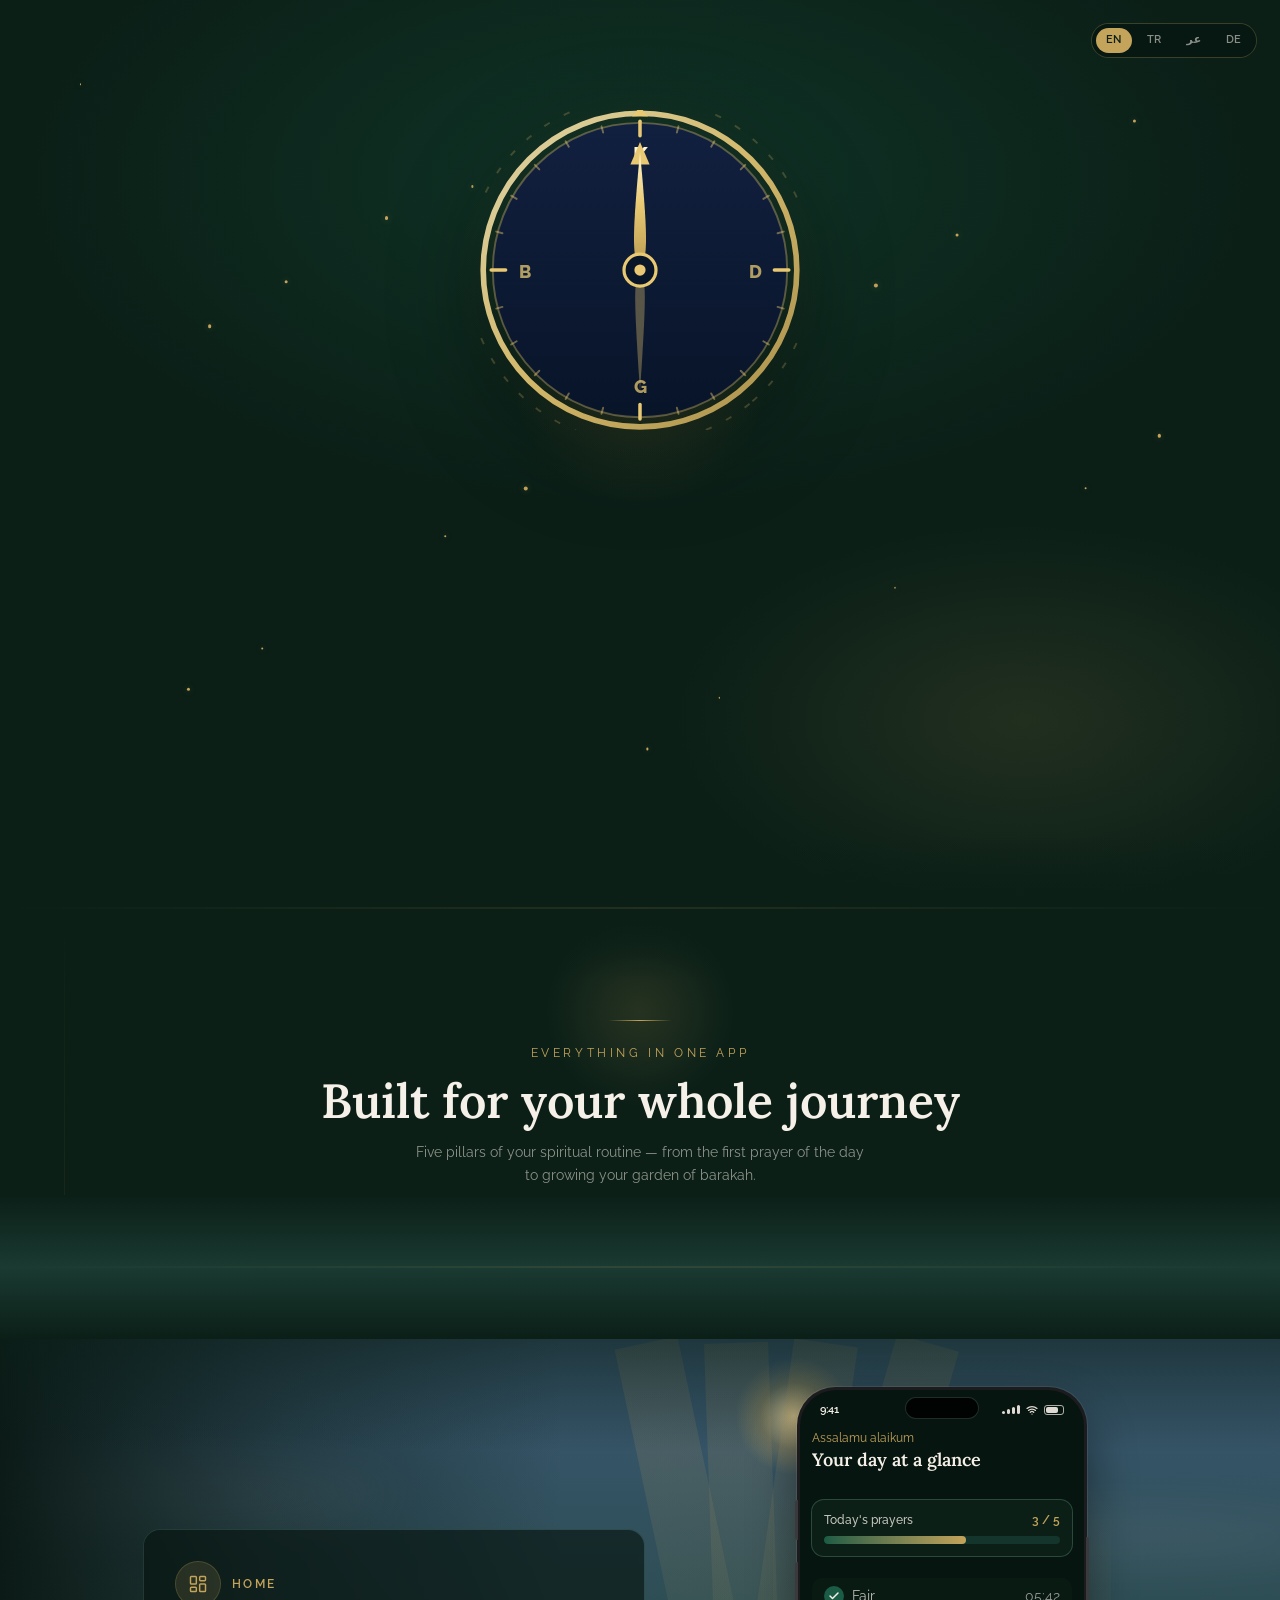
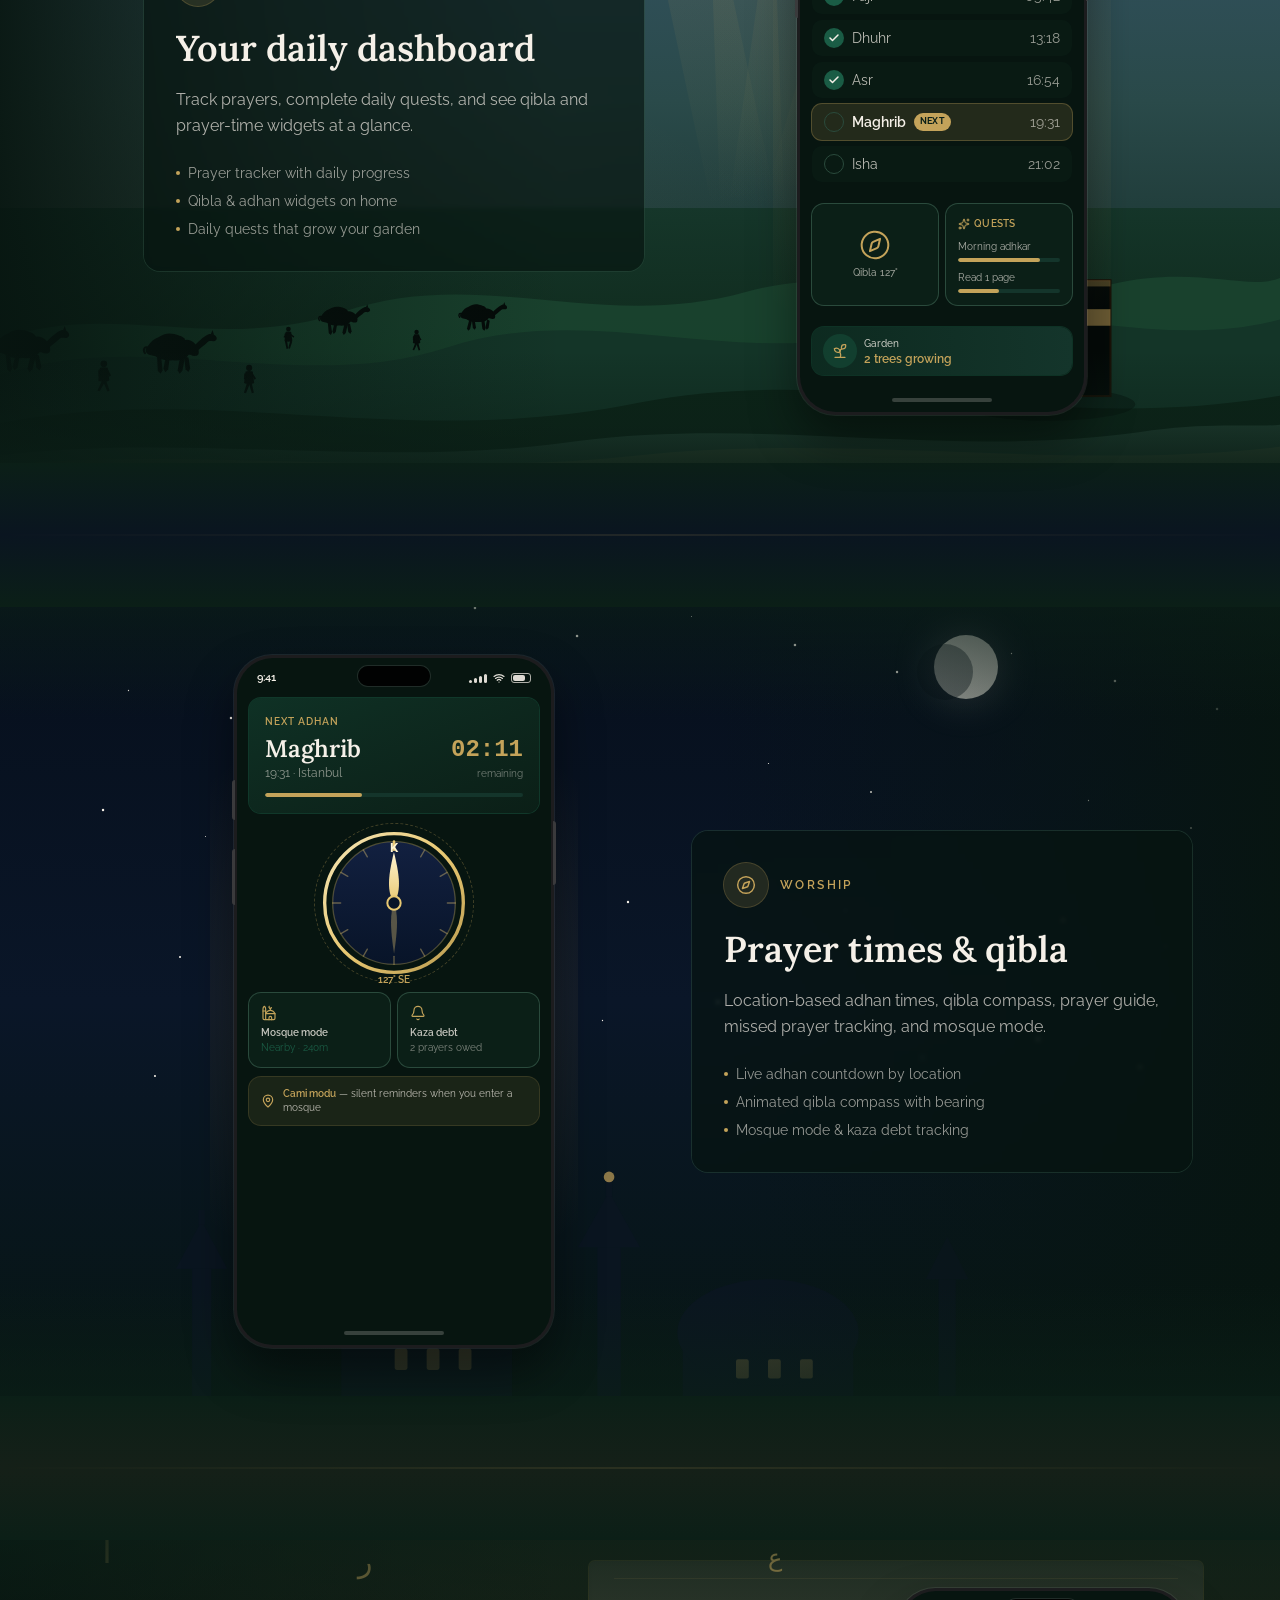
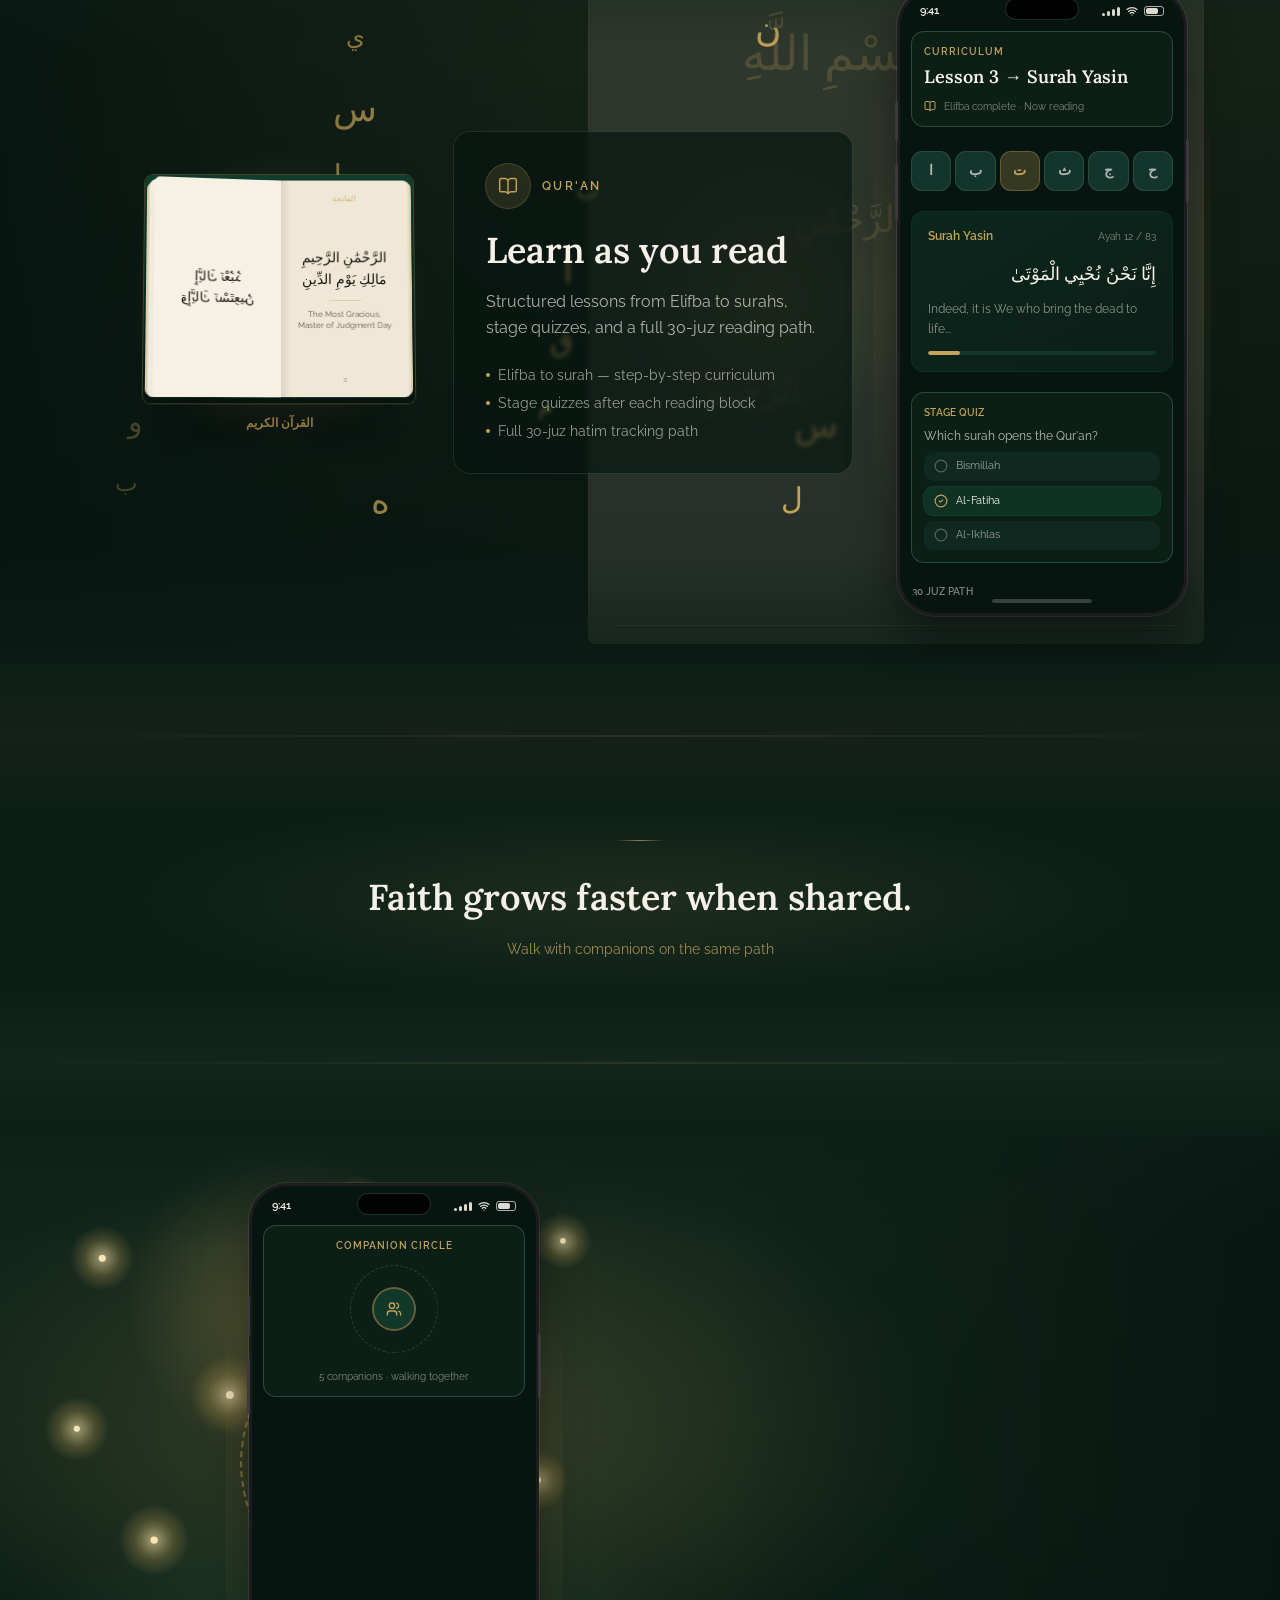
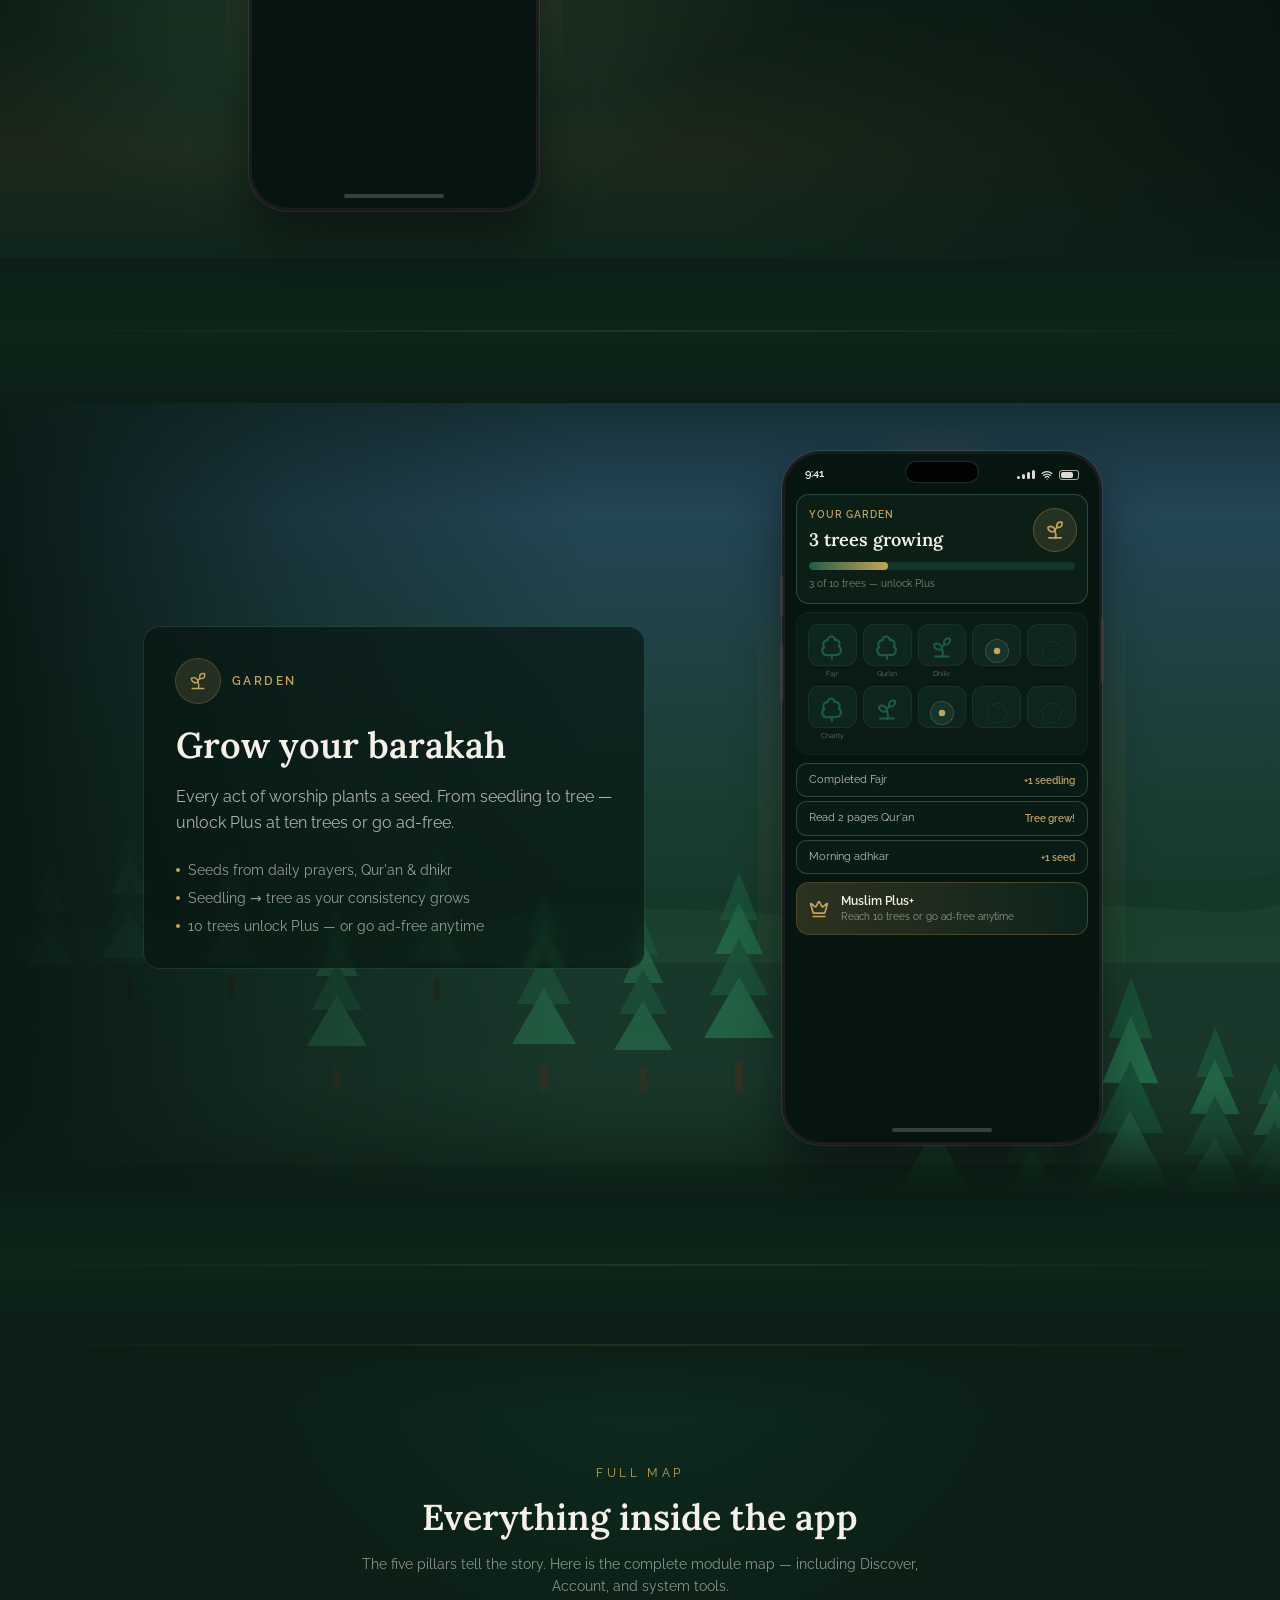
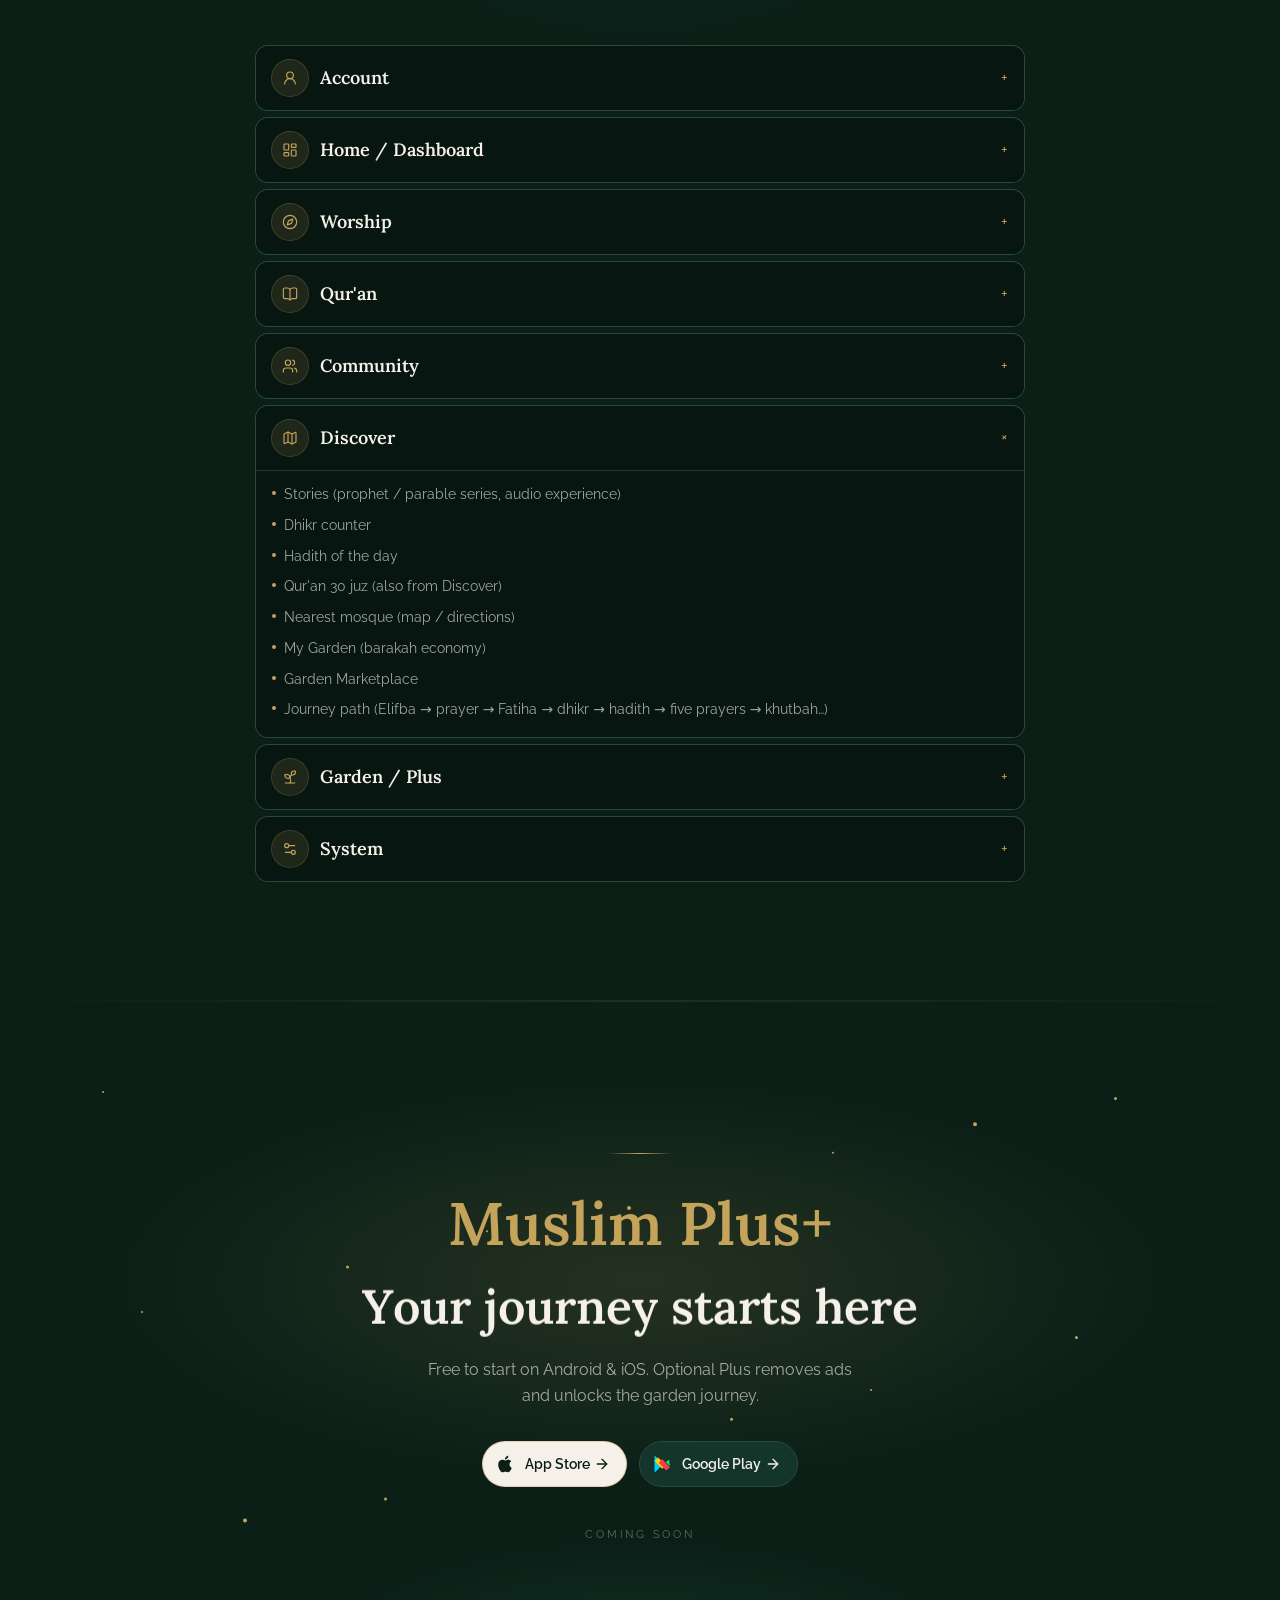
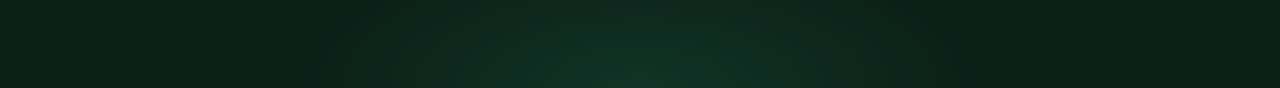
<file: muslimplus/index.html>
<!doctype html>
<html lang="en">
  <head>
    <meta charset="UTF-8" />
    <link rel="icon" type="image/svg+xml" href="./favicon.svg" />
    <meta name="viewport" content="width=device-width, initial-scale=1.0" />
    <title>Muslim Plus+</title>
    <link rel="preconnect" href="https://fonts.googleapis.com" />
    <link rel="preconnect" href="https://fonts.gstatic.com" crossorigin />
    <link
      href="https://fonts.googleapis.com/css2?family=Lora:wght@400;500;600;700&family=Raleway:wght@300;400;500;600;700&display=swap"
      rel="stylesheet"
    />
    <script type="module" crossorigin src="./assets/index-D7cGtRMI.js"></script>
    <link rel="stylesheet" crossorigin href="./assets/index-C8JjsiQ5.css">
  </head>
  <body>
    <div id="root"></div>
  </body>
</html>
</file>
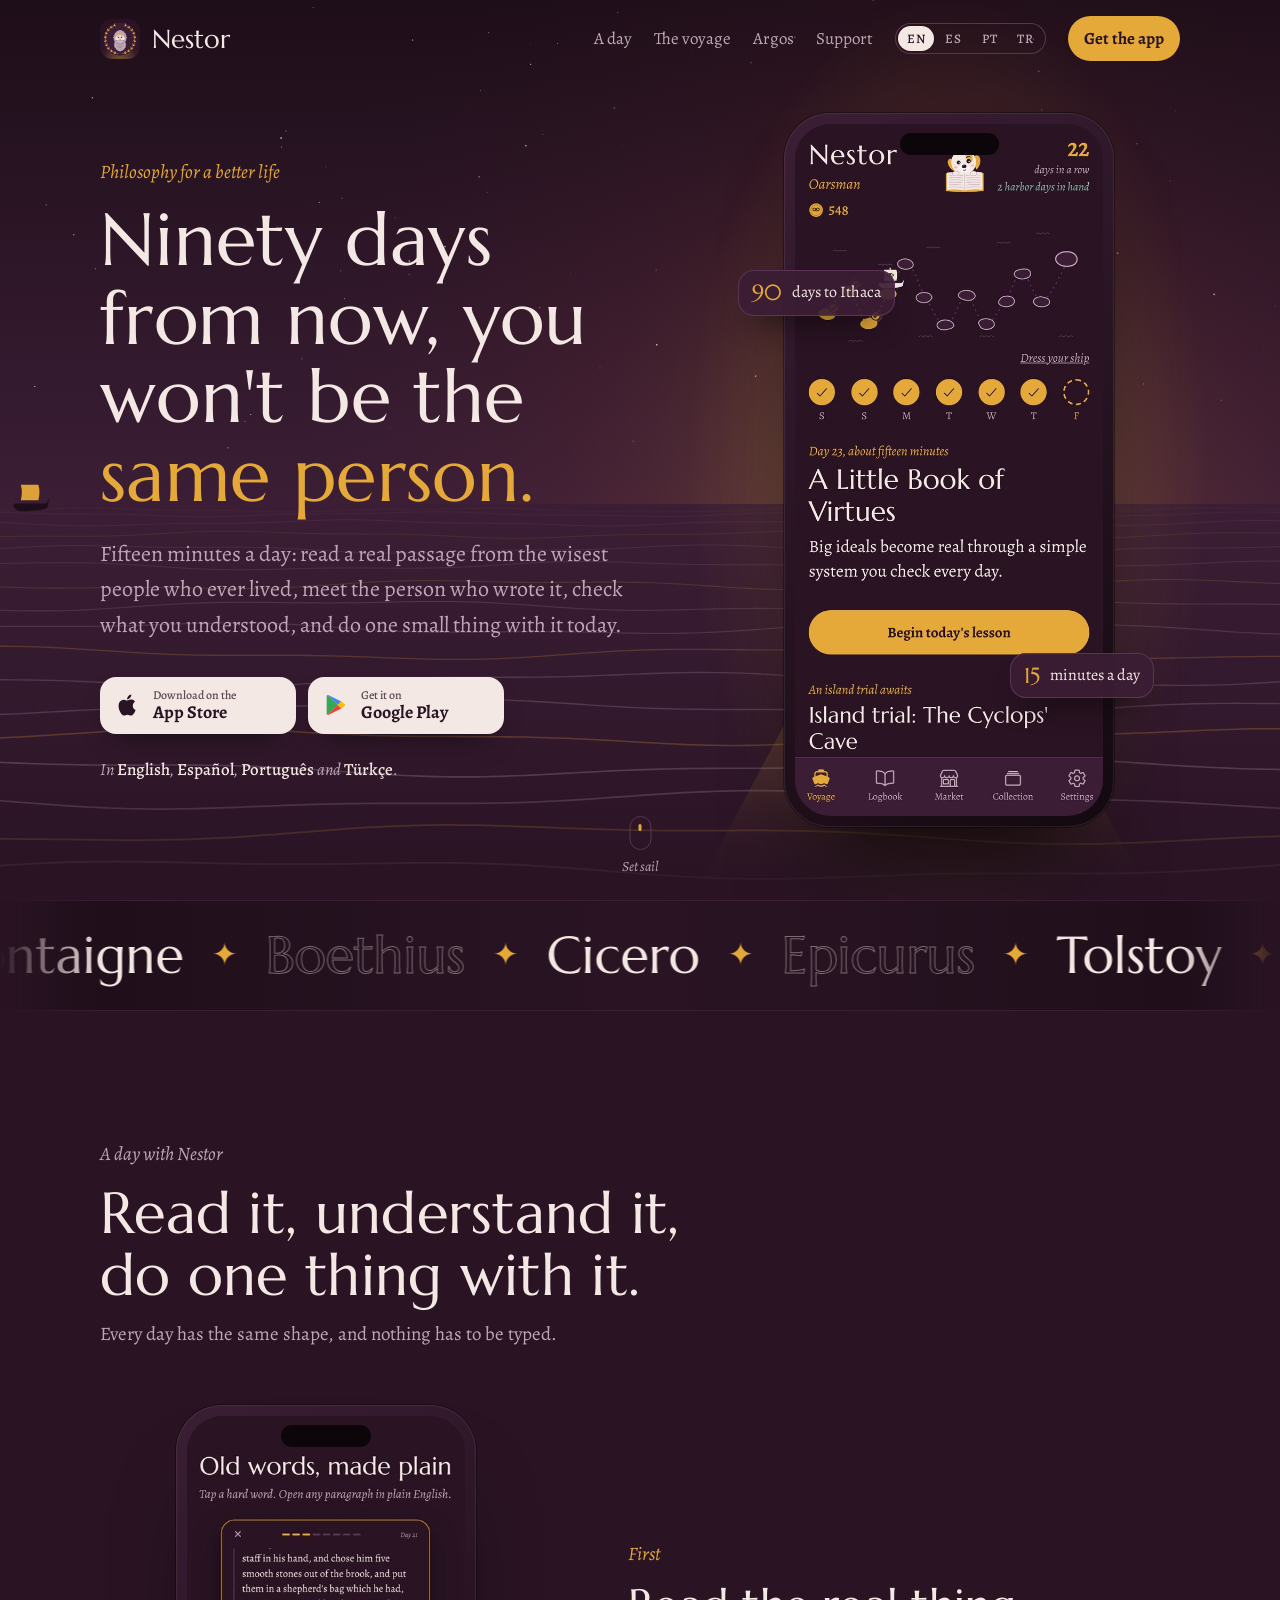
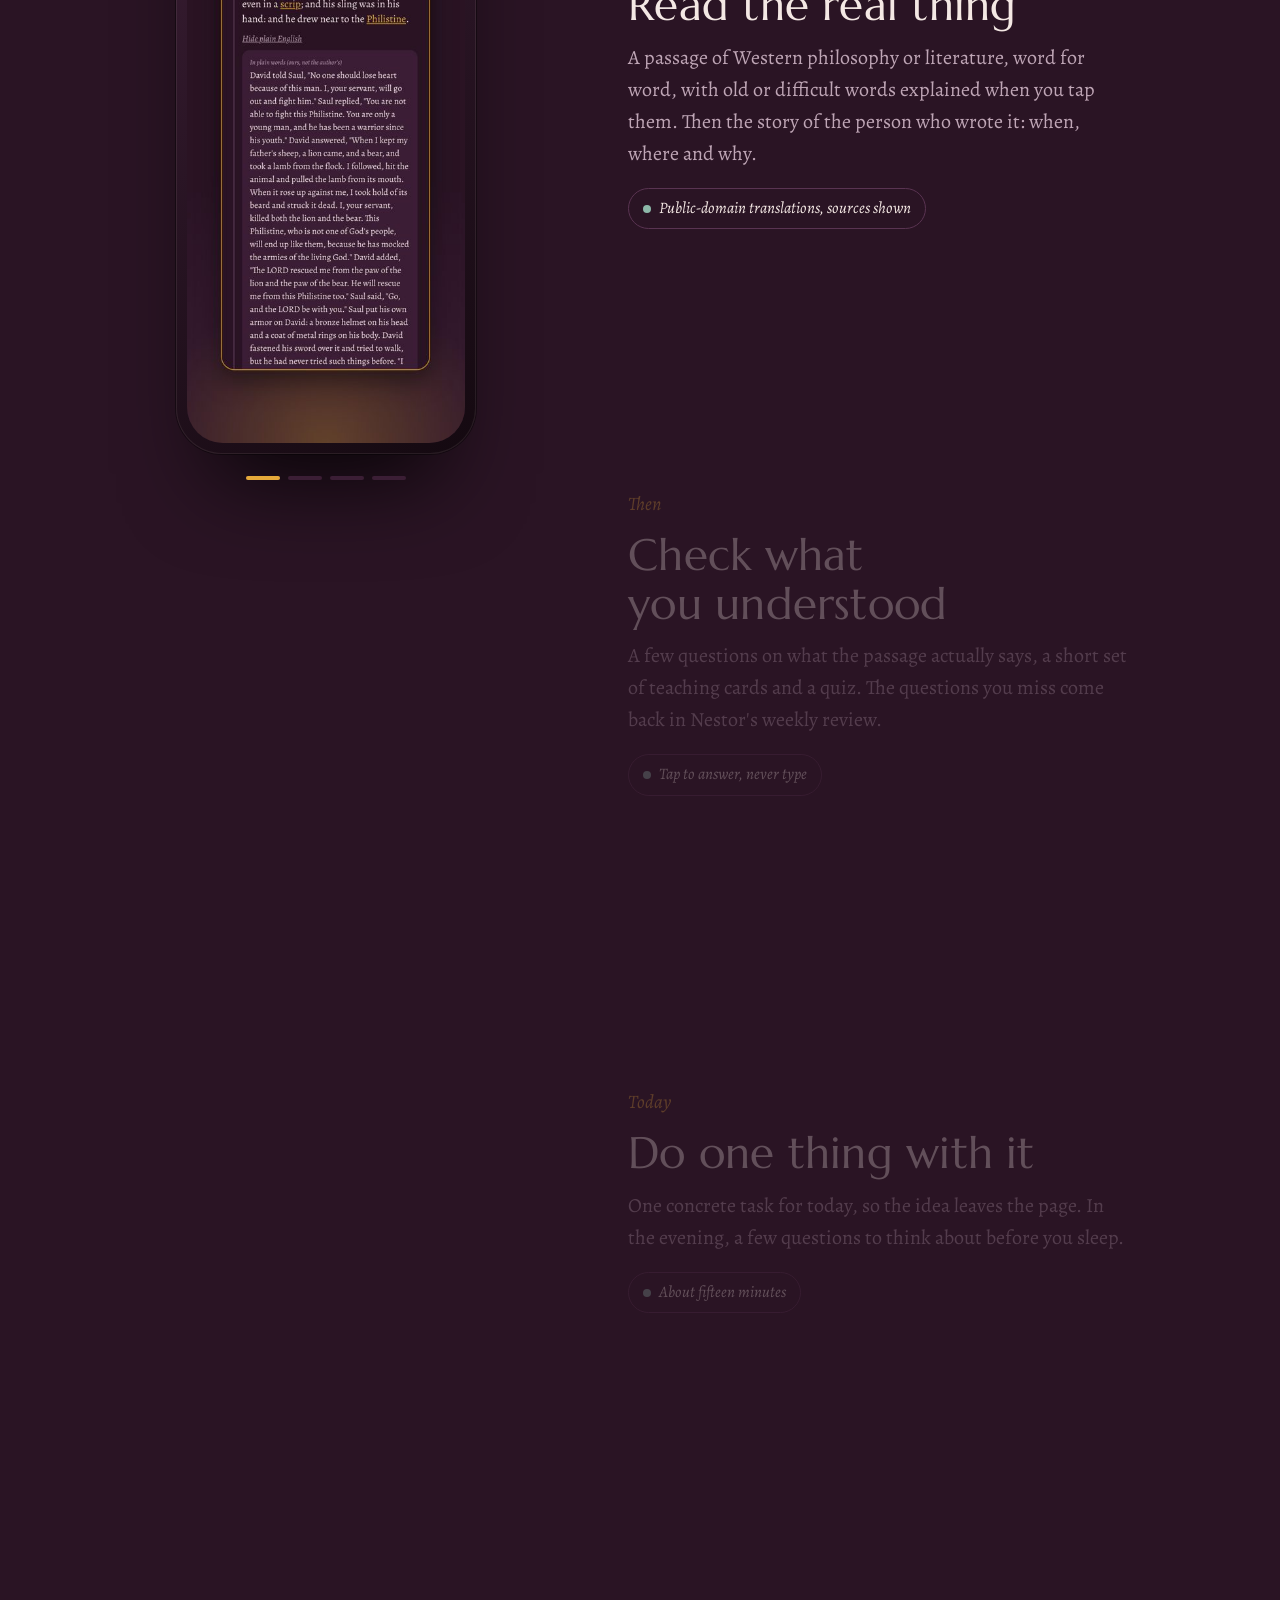
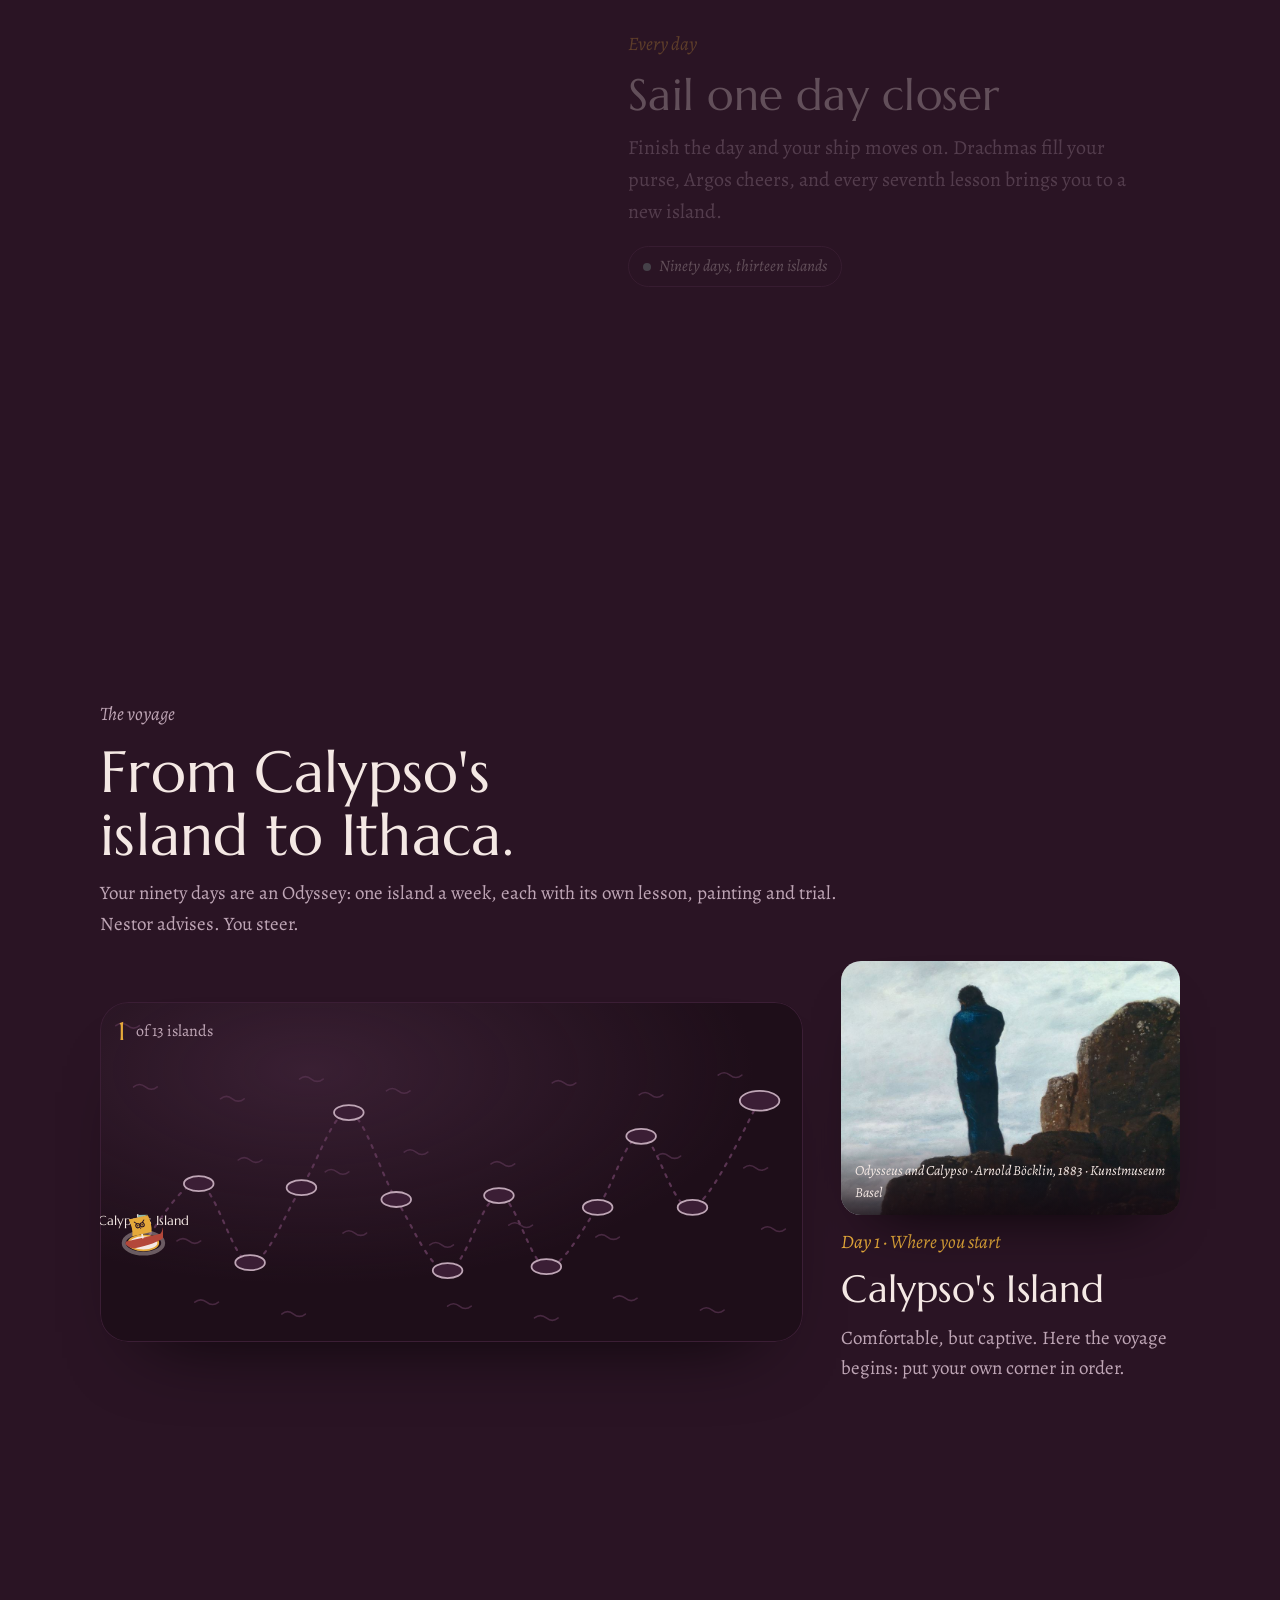
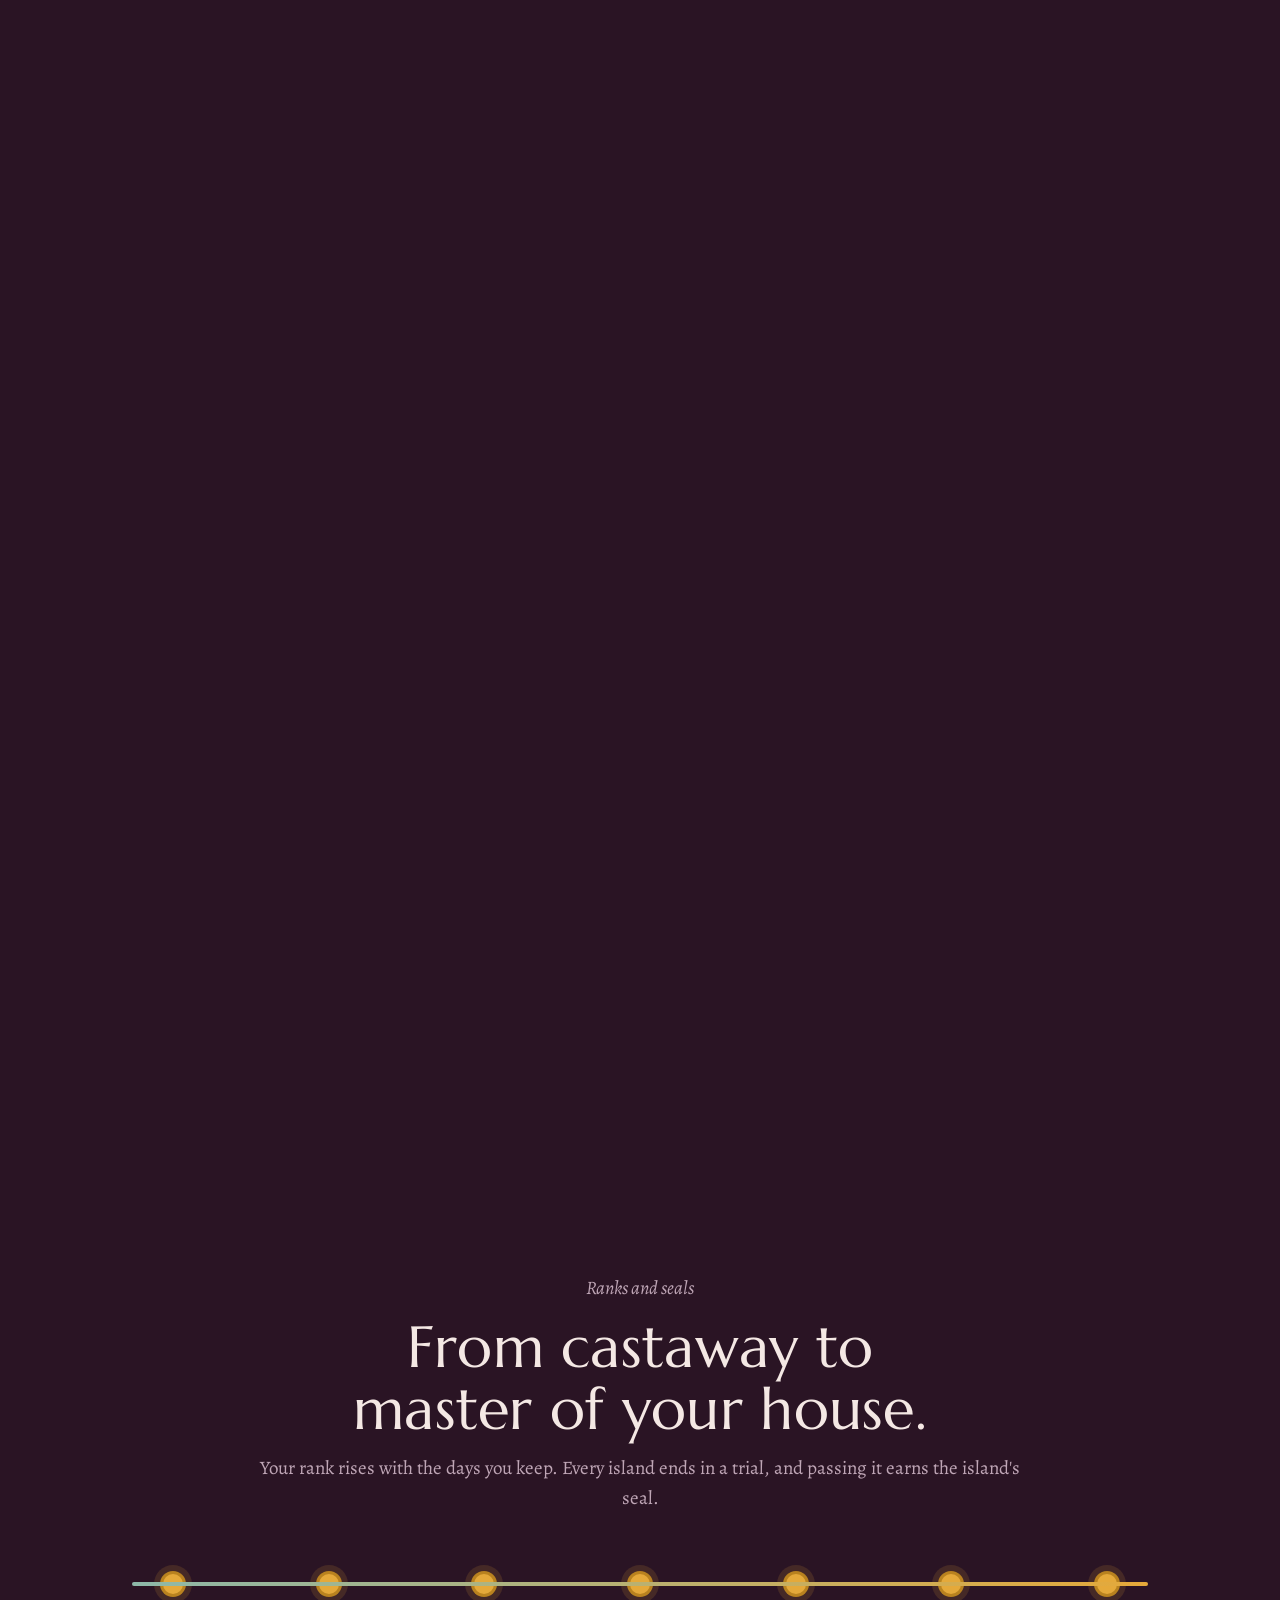
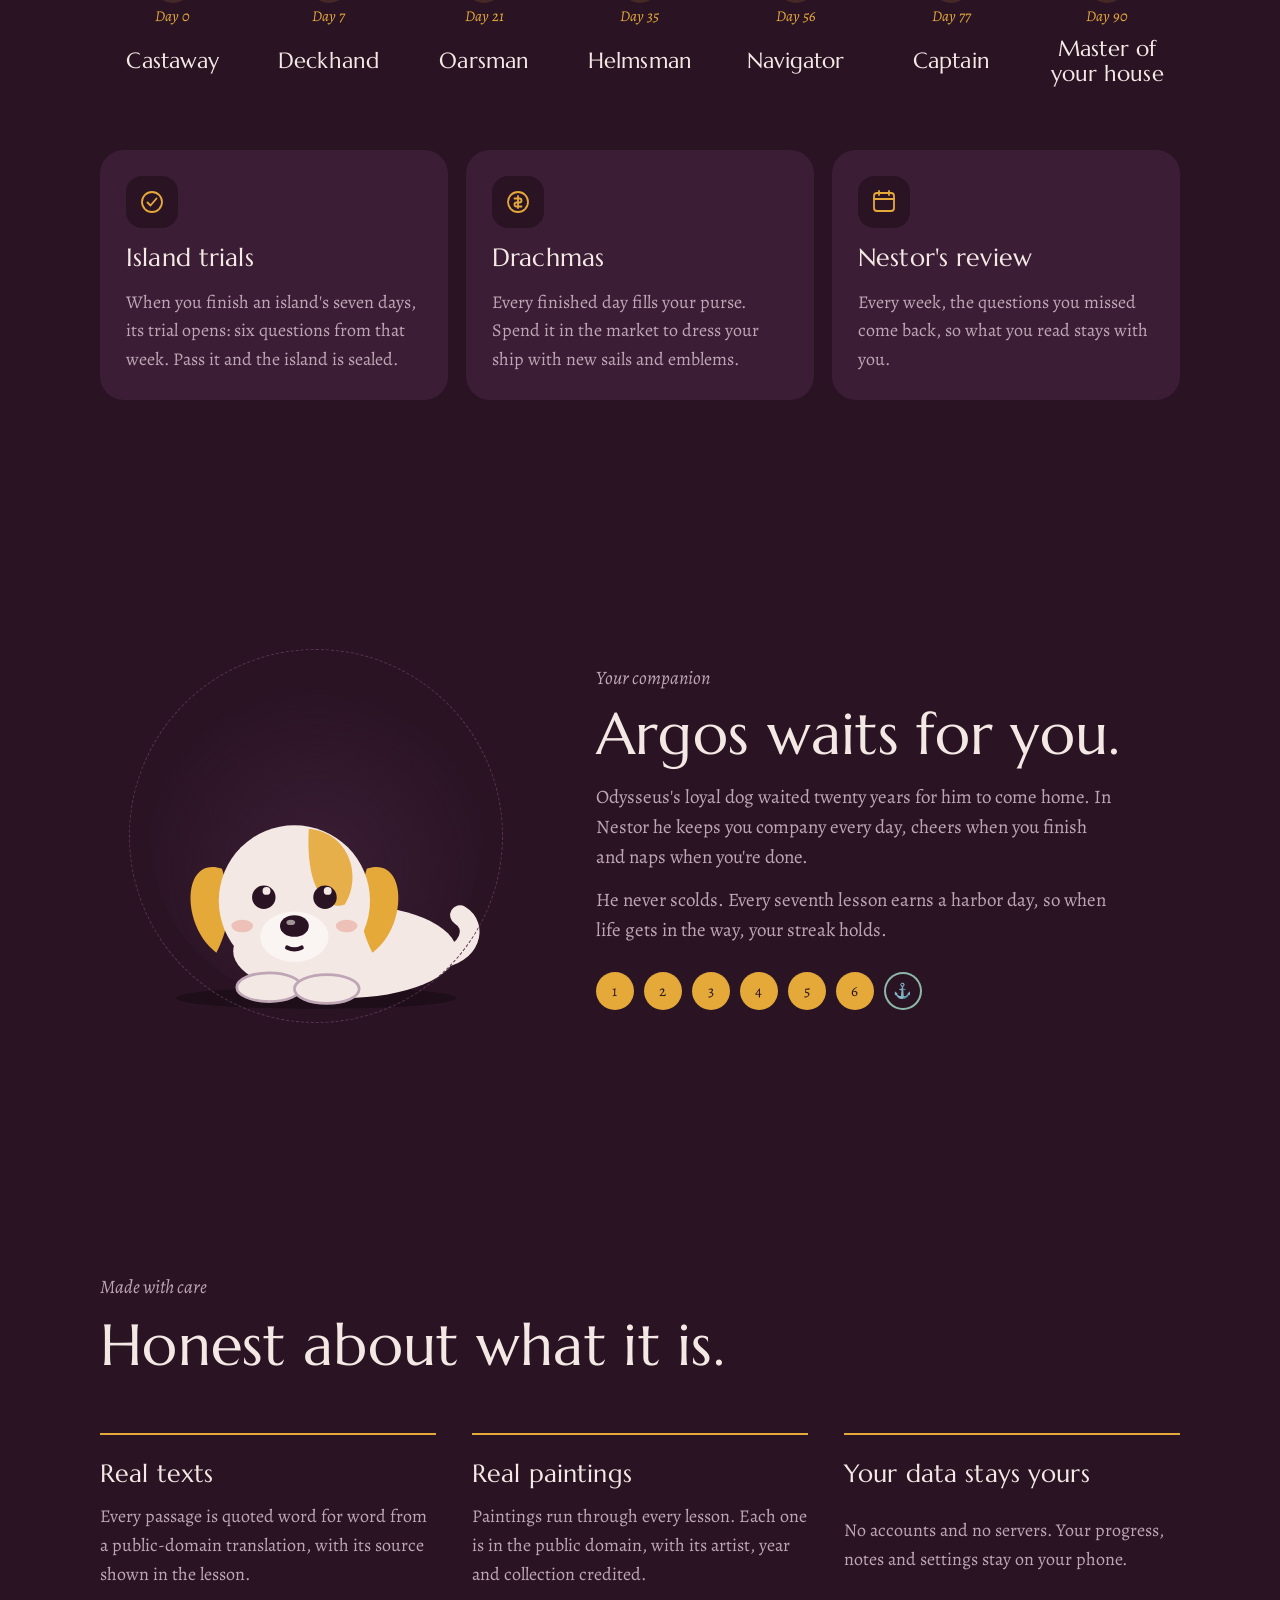
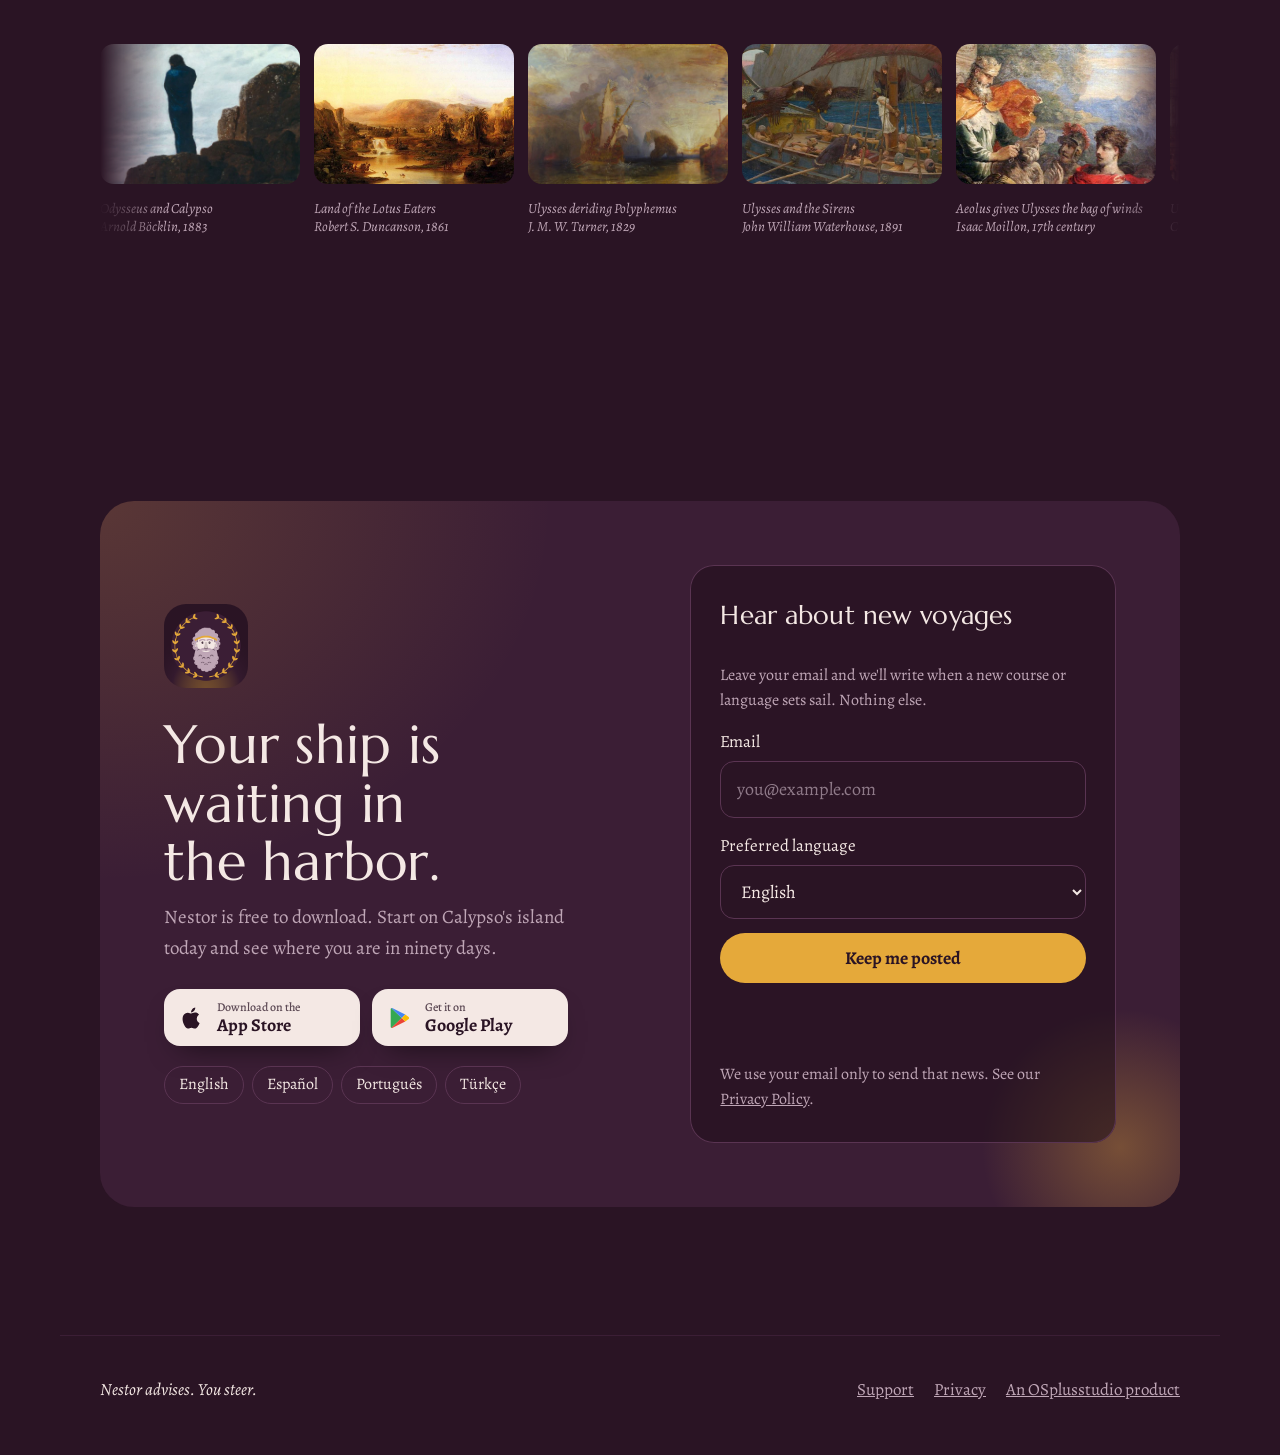
<file: nestor/index.html>
<!doctype html>
<html lang="en">
<head>
<meta charset="utf-8">
<script>try{if(!matchMedia("(prefers-reduced-motion: reduce)").matches)document.documentElement.classList.add("motion")}catch(e){}</script>
<meta name="viewport" content="width=device-width, initial-scale=1, viewport-fit=cover">
<title>Nestor: Wisdom &amp; Self-Growth</title>
<meta name="description" content="Fifteen minutes a day of the wisdom of the West: read it, understand it, do one thing with it. A 90-day voyage from Calypso's island to Ithaca. On the App Store and Google Play.">
<link rel="icon" href="img/favicon.png">
<link rel="apple-touch-icon" href="img/apple-touch-icon.png">
<link rel="preconnect" href="https://fonts.googleapis.com">
<link rel="preconnect" href="https://fonts.gstatic.com" crossorigin>
<link rel="stylesheet" href="https://fonts.googleapis.com/css2?family=Alegreya:ital,wght@0,400;0,500;0,700;1,400&family=Marcellus&display=swap">
<style>
/* Palette and type come straight from the app's theme: Homer's colour epithets, Marcellus + Alegreya.
   The page is one voyage: a moving wine-dark sea at dawn, a day told on a phone that changes as you scroll,
   the thirteen islands charted with their paintings, the ranks, Argos, and the way aboard. */
:root{
  --wine:#2A1424; --wine-deep:#1E0E19; --crest:#3B1E35; --foam:#5A3452; --marble:#F4E8E4; --worn:#BFA6B6;
  --saffron:#E5A93A; --saffron-deep:#B9821F; --athena:#8DB8A9; --ember:#E0705A; --sand:#E9BC6D;
  --f-display:"Marcellus",Georgia,serif; --f-text:"Alegreya",Georgia,serif;
  color-scheme:dark;
}
*{box-sizing:border-box}
html{background:var(--wine);scroll-behavior:smooth}
body{margin:0;background:var(--wine);color:var(--marble);font:400 19px/1.6 var(--f-text);-webkit-font-smoothing:antialiased;overflow-x:hidden}
a{color:inherit}
img{max-width:100%}
:focus-visible{outline:2px solid var(--saffron);outline-offset:3px;border-radius:6px}
.wrap{max-width:1160px;margin:0 auto;padding-inline:clamp(16px,4vw,40px)}
h1,h2,h3{font-family:var(--f-display);font-weight:400;margin:0;text-wrap:balance;letter-spacing:.005em}
p{margin:0}
.kicker{font-style:italic;color:var(--saffron);font-size:19px}
.sr-only{position:absolute;width:1px;height:1px;margin:-1px;overflow:hidden;clip:rect(0 0 0 0);white-space:nowrap}
@media (prefers-reduced-motion: reduce){html{scroll-behavior:auto}}

/* nav: floats over the sea, gains a backdrop once you scroll */
.nav{position:fixed;z-index:50;left:0;right:0;top:0;transition:background .4s ease,box-shadow .4s ease,backdrop-filter .4s ease}
.nav.solid{background:rgba(30,14,25,.78);backdrop-filter:blur(14px);-webkit-backdrop-filter:blur(14px);box-shadow:0 1px 0 var(--crest)}
.nav .wrap{display:flex;justify-content:space-between;align-items:center;gap:16px;padding-block:16px}
.brand{display:flex;align-items:center;gap:12px;text-decoration:none;font:400 26px/1 var(--f-display)}
.brand img{width:40px;height:40px;border-radius:12px}
.nav nav{display:flex;align-items:center;gap:22px;font-size:17px}
.nav nav a{text-decoration:none;color:var(--worn);transition:color .2s}
.nav nav a:hover{color:var(--marble)}
.nav nav a.cta{color:var(--wine);background:var(--saffron);padding:9px 16px;border-radius:99px;font-weight:700}
.nav nav a.cta:hover{color:var(--wine);background:#EDB955}
.nav .lang{display:flex;gap:2px;padding:3px;border-radius:99px;box-shadow:inset 0 0 0 1px var(--foam)}
.nav .lang a{padding:6px 9px;border-radius:99px;font:500 13px/1 var(--f-text);letter-spacing:.06em;color:var(--worn)}
.nav .lang a[aria-current="true"]{background:var(--marble);color:var(--wine)}
@media (max-width:820px){.nav nav > a:not(.cta){display:none}}
@media (max-width:420px){.nav nav a.cta{display:none}}

.btn{display:inline-flex;align-items:center;justify-content:center;gap:10px;font:700 18px/1 var(--f-text);padding:16px 28px;border-radius:999px;border:0;cursor:pointer;text-decoration:none;background:var(--saffron);color:var(--wine);transition:background .2s ease,transform .2s ease}
.btn:hover{background:#EDB955;transform:translateY(-2px)}
.quiet{font-size:18px;color:var(--marble);text-decoration:underline;text-decoration-color:var(--foam);text-underline-offset:5px}
.quiet:hover{text-decoration-color:var(--saffron)}

/* store badges: shown as availability until the store links are added */
.stores{display:flex;flex-wrap:wrap;gap:12px}
.store{display:inline-flex;align-items:center;gap:12px;padding:11px 20px 11px 15px;border-radius:16px;background:var(--marble);color:var(--wine);text-decoration:none;min-width:196px;
  box-shadow:0 14px 30px -16px rgba(0,0,0,.7);transition:transform .25s ease,box-shadow .25s ease}
a.store:hover{transform:translateY(-3px);box-shadow:0 20px 36px -16px rgba(229,169,58,.45)}
.store svg{width:26px;height:26px;flex:none}
.store small{display:block;font:500 12px/1.2 var(--f-text);opacity:.75}
.store b{display:block;font:700 18px/1.15 var(--f-text)}

/* hero: the wine-dark sea at dawn */
.hero{position:relative;min-height:100vh;min-height:100svh;display:flex;align-items:center;overflow:hidden;isolation:isolate;padding-block:110px 70px}
.sea{position:absolute;inset:0;z-index:-1;width:100%;height:100%;display:block}
.hero::after{content:"";position:absolute;left:0;right:0;bottom:0;height:120px;z-index:-1;background:linear-gradient(transparent,var(--wine))}
.hero .wrap{width:100%;display:grid;grid-template-columns:minmax(0,1.08fr) minmax(0,.92fr);gap:clamp(32px,6vw,80px);align-items:center}
.hero h1{font-size:clamp(42px,6.2vw,74px);line-height:1.06;margin:14px 0 22px}
.hero h1 em{font-style:normal;color:var(--saffron)}
.lead{font-size:clamp(19px,1.8vw,22px);color:var(--worn);max-width:44ch}
.hero .stores{margin-top:34px}
.meta{margin-top:22px;color:var(--worn);font-size:17px;font-style:italic}
.meta b{font-style:normal;font-weight:500;color:var(--marble)}
.scroll-cue{position:absolute;left:50%;bottom:22px;transform:translateX(-50%);display:grid;justify-items:center;gap:6px;color:var(--worn);font-size:14px;font-style:italic;text-decoration:none}
.scroll-cue i{width:22px;height:34px;border:1.5px solid var(--foam);border-radius:12px;position:relative}
.scroll-cue i::after{content:"";position:absolute;left:50%;top:7px;width:3px;height:7px;margin-left:-1.5px;border-radius:2px;background:var(--saffron)}
html.motion .scroll-cue i::after{animation:cue 1.8s ease-in-out infinite}
@keyframes cue{0%{opacity:0;transform:translateY(0)}30%{opacity:1}100%{opacity:0;transform:translateY(12px)}}

/* phone */
.phone{position:relative;width:min(330px,78vw);aspect-ratio:600/1298;border-radius:46px;padding:11px;background:linear-gradient(145deg,#3B1E35,#140910);
  box-shadow:0 60px 90px -40px rgba(0,0,0,.85),inset 0 0 0 1px rgba(244,232,228,.08),0 0 0 1px rgba(0,0,0,.4)}
.phone::before{content:"";position:absolute;left:50%;top:20px;width:30%;height:22px;margin-left:-15%;border-radius:12px;background:#0C060A;z-index:3}
.screen{position:relative;width:100%;height:100%;border-radius:36px;overflow:hidden;background:var(--wine)}
.screen img{position:absolute;inset:0;width:100%;height:100%;object-fit:cover;object-position:top;display:block}
.hero-phone{justify-self:center;position:relative;transform-style:preserve-3d;transition:transform .6s cubic-bezier(.2,.8,.2,1)}
.hero-phone::before{content:"";position:absolute;inset:-18% -30%;z-index:-1;background:radial-gradient(closest-side,rgba(229,169,58,.24),transparent);filter:blur(4px)}
html.motion .hero-phone .phone{animation:float 7s ease-in-out infinite}
@keyframes float{0%,100%{transform:translateY(0) rotate(-1.2deg)}50%{transform:translateY(-14px) rotate(1deg)}}
.badge-float{position:absolute;z-index:4;display:flex;align-items:center;gap:10px;padding:10px 14px;border-radius:16px;background:rgba(59,30,53,.92);box-shadow:0 18px 30px -16px rgba(0,0,0,.8),inset 0 0 0 1px var(--foam);font-size:16px;white-space:nowrap}
.badge-float b{font:400 22px/1 var(--f-display);color:var(--saffron)}
.badge-float.a{left:-14%;top:22%}
.badge-float.b{right:-12%;bottom:18%}
html.motion .badge-float.a{animation:float 6s ease-in-out -2s infinite}
html.motion .badge-float.b{animation:float 8s ease-in-out -4s infinite}
@media (max-width:900px){.badge-float.a{left:-4%}.badge-float.b{right:-4%}}

/* word-by-word reveal for big headings */
html.motion .wd{display:inline-block;overflow:hidden;vertical-align:top;padding:.1em .03em .16em;margin:-.1em -.03em -.16em}
html.motion .wd > span{display:inline-block;transform:translateY(112%);transition:transform .9s cubic-bezier(.2,.8,.2,1) var(--wd,0s)}
html.motion .in .wd > span,html.motion .in.wd-host .wd > span{transform:none}

/* reveal on scroll */
html.motion [data-reveal]{opacity:0;transform:translateY(30px);transition:opacity .9s ease,transform .9s cubic-bezier(.2,.8,.3,1);transition-delay:var(--d,0s)}
html.motion [data-reveal].in{opacity:1;transform:none}

/* voices: a marquee of the writers you read */
.voices{position:relative;overflow:hidden;padding:26px 0;border-block:1px solid var(--crest);background:linear-gradient(90deg,var(--wine-deep),var(--wine),var(--wine-deep));
  -webkit-mask-image:linear-gradient(90deg,transparent,#000 8%,#000 92%,transparent);mask-image:linear-gradient(90deg,transparent,#000 8%,#000 92%,transparent)}
.voices-row{display:flex;width:max-content;will-change:transform}
.voices-row span{display:inline-flex;align-items:center;gap:28px;padding-right:28px;white-space:nowrap;font:400 clamp(28px,4.4vw,52px)/1.1 var(--f-display);color:transparent;-webkit-text-stroke:1px rgba(244,232,228,.42)}
.voices-row span b{font-weight:400;color:var(--marble);-webkit-text-stroke:0}
.voices-row span i{font-style:normal;color:var(--saffron);-webkit-text-stroke:0;font-size:.6em}

/* sections */
section.s{position:relative;padding-block:clamp(72px,10vw,128px)}
.head{display:grid;gap:12px;max-width:760px;margin-bottom:clamp(32px,4.5vw,56px)}
.head.center{margin-inline:auto;text-align:center;justify-items:center}
.head h2{font-size:clamp(36px,4.8vw,58px);line-height:1.08}
.head p{color:var(--worn)}

/* a day: sticky phone, steps scroll past it */
.day{display:grid;grid-template-columns:minmax(0,.9fr) minmax(0,1.1fr);gap:clamp(32px,6vw,90px);align-items:start}
.day-stage{position:sticky;top:max(90px,calc(50vh - 330px));display:grid;justify-items:center}
.day-stage .phone{width:min(300px,70vw)}
.day-stage .screen img{opacity:0;transform:scale(1.04);transition:opacity .7s ease,transform .9s cubic-bezier(.2,.8,.2,1)}
.day-stage .screen img.on{opacity:1;transform:none}
.day-dots{display:flex;gap:8px;margin-top:22px}
.day-dots i{width:34px;height:4px;border-radius:4px;background:var(--crest);overflow:hidden;position:relative}
.day-dots i::after{content:"";position:absolute;inset:0;background:var(--saffron);transform:scaleX(0);transform-origin:left;transition:transform .5s ease}
.day-dots i.on::after{transform:scaleX(1)}
.day-steps{list-style:none;margin:0;padding:0;display:grid}
.day-steps li{min-height:62vh;display:grid;align-content:center;gap:12px;padding-block:24px;opacity:.28;transition:opacity .5s ease}
.day-steps li.on{opacity:1}
.day-steps .n{font-style:italic;color:var(--saffron)}
.day-steps h3{font-size:clamp(30px,3.6vw,44px);line-height:1.1}
.day-steps p{color:var(--worn);max-width:46ch;font-size:20px}
.day-steps .note{display:inline-flex;align-items:center;gap:8px;justify-self:start;margin-top:6px;padding:7px 14px;border-radius:99px;border:1px solid var(--foam);font-size:16px;font-style:italic;color:var(--marble)}
.day-steps .note::before{content:"";width:8px;height:8px;border-radius:50%;background:var(--athena)}
@media (max-width:900px){
  .day{grid-template-columns:minmax(0,1fr)}
  .day-stage{top:70px;z-index:2;padding-block:10px;background:linear-gradient(var(--wine) 82%,transparent)}
  .day-stage .phone{width:min(170px,44vw);border-radius:30px;padding:7px}
  .day-stage .phone::before{top:12px;height:14px}
  .day-stage .screen{border-radius:24px}
  .day-dots{margin-top:12px}
  .day-steps li{min-height:56vh}
}

/* the voyage: chart pinned while you sail through the thirteen islands */
#voyage{padding:0}
.voyage{position:relative;height:420vh}
.voyage-stage{position:sticky;top:0;height:100vh;height:100svh;display:flex;flex-direction:column;justify-content:center;padding-block:76px 24px;overflow:hidden}
.voyage-stage .head{margin-bottom:clamp(14px,2.4vh,28px)}
.voyage-grid{display:grid;grid-template-columns:minmax(0,1.35fr) minmax(0,.65fr);gap:clamp(20px,3vw,44px);align-items:center}
.chart{position:relative;border-radius:28px;background:radial-gradient(90% 90% at 30% 20%,rgba(90,52,82,.45),transparent 70%),var(--wine-deep);box-shadow:inset 0 0 0 1px var(--crest),0 40px 80px -50px rgba(0,0,0,.9);overflow:hidden}
.chart svg{display:block;width:100%;height:auto}
.chart .wave{fill:none;stroke:var(--foam);stroke-width:.8;stroke-linecap:round;opacity:.7}
.chart .route-bg{fill:none;stroke:var(--foam);stroke-width:1.1;stroke-dasharray:1.5 3.5;stroke-linecap:round}
.chart .route{fill:none;stroke:var(--saffron);stroke-width:1.6;stroke-dasharray:2 3.2;stroke-linecap:round}
.chart .isle ellipse.land{fill:var(--crest);stroke:var(--worn);stroke-width:.9;transition:fill .5s ease,stroke .5s ease}
.chart .isle ellipse.sand{fill:none;stroke:transparent;stroke-width:2;transition:stroke .5s ease}
.chart .isle.passed ellipse.land{fill:var(--saffron);stroke:var(--saffron-deep)}
.chart .isle.passed ellipse.sand{stroke:rgba(229,169,58,.25)}
.chart .isle.here ellipse.land{fill:var(--marble);stroke:var(--saffron)}
.chart .isle.here ellipse.sand{stroke:rgba(244,232,228,.35)}
.chart .isle text{font:400 6.4px var(--f-display);fill:var(--worn);text-anchor:middle;opacity:0;transition:opacity .4s ease}
.chart .isle.here text{opacity:1;fill:var(--marble)}
.chart .isle .check{opacity:0;transition:opacity .4s ease}
.chart .isle.passed .check{opacity:1}
.chart .ship{transition:transform .25s linear}
html.motion .chart .ship-bob{animation:bob 3s ease-in-out infinite}
@keyframes bob{0%,100%{transform:translateY(0) rotate(-2deg)}50%{transform:translateY(-1.4px) rotate(2deg)}}
.chart-hud{position:absolute;left:18px;top:16px;display:flex;gap:10px;align-items:center;font-size:16px;color:var(--worn)}
.chart-hud b{font:400 26px/1 var(--f-display);color:var(--saffron)}
.isle-card{position:relative;display:grid;gap:12px;align-content:start}
.isle-card figure{position:relative;margin:0;border-radius:20px;overflow:hidden;aspect-ratio:4/3;background:var(--crest);box-shadow:0 30px 60px -36px rgba(0,0,0,.9)}
.isle-card figure img{position:absolute;inset:0;width:100%;height:100%;object-fit:cover;opacity:0;transform:scale(1.06);transition:opacity .7s ease,transform 1.2s cubic-bezier(.2,.8,.2,1)}
.isle-card figure img.on{opacity:1;transform:none}
.isle-card figcaption{position:absolute;left:0;right:0;bottom:0;padding:24px 14px 10px;font-size:14px;font-style:italic;color:var(--marble);background:linear-gradient(transparent,rgba(20,9,16,.85))}
.isle-card .day-k{font-style:italic;color:var(--saffron)}
.isle-card h3{font-size:clamp(28px,3vw,38px);line-height:1.1}
.isle-card p{color:var(--worn)}
.isle-card .swap{transition:opacity .35s ease,transform .35s ease}
.isle-card .swap.out{opacity:0;transform:translateY(8px)}
@media (max-width:900px){
  .voyage{height:380vh}
  .voyage-grid{grid-template-columns:minmax(0,1fr);gap:14px}
  .voyage-stage .head h2{font-size:30px}
  .voyage-stage .head p{display:none}
  .isle-card{grid-template-columns:110px minmax(0,1fr);gap:4px 14px;align-items:center}
  .isle-card figure{grid-row:span 3;aspect-ratio:1;border-radius:14px}
  .isle-card figcaption{display:none}
  .isle-card h3{font-size:22px}
  .isle-card p{font-size:16px;line-height:1.4}
}

/* ranks */
.ranks{position:relative;list-style:none;margin:0;padding:34px 0 0;display:grid;grid-template-columns:repeat(7,minmax(0,1fr));gap:10px}
.ranks::before,.ranks::after{content:"";position:absolute;left:3%;right:3%;top:12px;height:4px;border-radius:4px;background:var(--crest)}
.ranks::after{background:linear-gradient(90deg,var(--athena),var(--saffron));transform:scaleX(0);transform-origin:left;transition:transform 2.6s cubic-bezier(.4,0,.2,1) .3s}
.ranks.in::after{transform:scaleX(1)}
.ranks li{position:relative;display:grid;justify-items:center;gap:8px;text-align:center;min-width:0}
.ranks li::before{content:"";position:absolute;top:-30px;width:20px;height:20px;border-radius:50%;background:var(--wine);box-shadow:0 0 0 3px var(--crest);transition:background .4s ease,box-shadow .4s ease;transition-delay:calc(.3s + var(--i) * .36s)}
.ranks.in li::before{background:var(--saffron);box-shadow:0 0 0 3px var(--saffron-deep),0 0 0 9px rgba(229,169,58,.14)}
.ranks .d{font-style:italic;color:var(--saffron);font-size:15px}
.ranks h3{font-size:clamp(17px,1.7vw,22px);line-height:1.15}
html.motion .ranks li{opacity:.25;transform:translateY(10px);transition:opacity .6s ease,transform .6s ease;transition-delay:calc(.3s + var(--i) * .36s)}
html.motion .ranks.in li{opacity:1;transform:none}
.trial-row{display:grid;grid-template-columns:repeat(3,minmax(0,1fr));gap:18px;margin-top:clamp(40px,5vw,64px)}
.tcard{position:relative;background:var(--crest);border-radius:24px;padding:26px;display:grid;gap:10px;align-content:start;overflow:hidden;transition:transform .5s cubic-bezier(.2,.8,.2,1)}
.tcard::before{content:"";position:absolute;inset:0;background:radial-gradient(260px circle at var(--mx,50%) var(--my,0%),rgba(229,169,58,.14),transparent 60%);opacity:0;transition:opacity .3s}
.tcard:hover::before{opacity:1}
.tcard > *{position:relative}
.tcard .ic{width:52px;height:52px;border-radius:16px;display:grid;place-items:center;background:var(--wine);color:var(--saffron)}
.tcard .ic svg{width:28px;height:28px}
.tcard h3{font-size:25px}
.tcard p{color:var(--worn);font-size:18px}
@media (max-width:900px){
  .ranks{grid-template-columns:minmax(0,1fr);padding:0 0 0 46px;gap:20px}
  .ranks::before,.ranks::after{left:14px;right:auto;top:6px;bottom:6px;width:4px;height:auto}
  .ranks::after{transform:scaleY(0);transform-origin:top}
  .ranks.in::after{transform:scaleY(1)}
  .ranks li{justify-items:start;text-align:left;grid-template-columns:auto 1fr;align-items:baseline;gap:12px}
  .ranks li::before{top:4px;left:-42px}
  .trial-row{grid-template-columns:minmax(0,1fr)}
}

/* argos */
.argos{display:grid;grid-template-columns:minmax(0,.85fr) minmax(0,1.15fr);gap:clamp(28px,5vw,72px);align-items:center}
.argos-art{position:relative;justify-self:center;width:min(360px,74vw);aspect-ratio:1;border:0;padding:0;background:none;cursor:pointer;border-radius:50%}
.argos-art::before{content:"";position:absolute;inset:4%;border-radius:50%;background:radial-gradient(circle at 50% 60%,var(--crest),transparent 70%)}
.argos-art::after{content:"";position:absolute;inset:-2%;border-radius:50%;border:1.5px dashed var(--foam)}
html.motion .argos-art::after{animation:spin 40s linear infinite}
@keyframes spin{to{transform:rotate(360deg)}}
.argos-art img{position:absolute;inset:0;width:100%;height:100%;display:block;opacity:0;transition:opacity .35s ease,transform .35s ease}
.argos-art img.on{opacity:1}
html.motion .argos-art img.on{animation:breathe 4s ease-in-out infinite}
@keyframes breathe{0%,100%{transform:translateY(0) scale(1)}50%{transform:translateY(-4px) scale(1.015)}}
.argos-art .bubble{position:absolute;right:-6%;top:6%;padding:10px 16px;border-radius:18px 18px 18px 4px;background:var(--marble);color:var(--wine);font-size:17px;font-style:italic;opacity:0;transform:translateY(8px) scale(.9);transition:opacity .3s ease,transform .3s ease;pointer-events:none;white-space:nowrap}
.argos-art .bubble.on{opacity:1;transform:none}
.heart{position:fixed;z-index:60;pointer-events:none;font-size:var(--s,20px);color:var(--ember);animation:heart 1.2s ease-out forwards}
@keyframes heart{from{opacity:1;transform:translate(-50%,-50%) scale(.6)}to{opacity:0;transform:translate(calc(-50% + var(--dx)),calc(-50% - 90px)) scale(1.2)}}
.argos h2{font-size:clamp(36px,4.8vw,58px);line-height:1.08;margin:10px 0 16px}
.argos p{color:var(--worn);max-width:52ch}
.argos p + p{margin-top:12px}
.harbor{display:flex;gap:10px;margin-top:26px;flex-wrap:wrap}
.harbor i{width:38px;height:38px;border-radius:50%;display:grid;place-items:center;font-style:normal;font-size:15px;background:var(--saffron);color:var(--wine)}
.harbor i.h{background:none;box-shadow:inset 0 0 0 2px var(--athena);color:var(--athena)}
html.motion .harbor i{opacity:0;transform:scale(.5);transition:opacity .4s ease,transform .5s cubic-bezier(.2,.8,.3,1.5);transition-delay:calc(var(--i) * .12s)}
html.motion .in .harbor i{opacity:1;transform:none}

/* honest */
.honest{display:grid;grid-template-columns:repeat(3,minmax(0,1fr));gap:clamp(20px,3vw,36px);list-style:none;padding:0;margin:0}
.honest li{border-top:1px solid var(--foam);padding-top:20px;display:grid;gap:8px;min-width:0;position:relative}
.honest li::before{content:"";position:absolute;left:0;top:-1px;height:2px;width:100%;background:var(--saffron);transform:scaleX(0);transform-origin:left;transition:transform 1s cubic-bezier(.2,.8,.2,1) calc(var(--d,0s) + .2s)}
.honest li.in::before{transform:scaleX(1)}
.honest h3{font-size:25px}
.honest p{color:var(--worn);font-size:18px}
.art-strip{display:flex;gap:14px;margin-top:clamp(36px,5vw,56px);overflow:hidden;-webkit-mask-image:linear-gradient(90deg,transparent,#000 6%,#000 94%,transparent);mask-image:linear-gradient(90deg,transparent,#000 6%,#000 94%,transparent)}
.art-track{display:flex;gap:14px;width:max-content}
html.motion .art-track{animation:drift 70s linear infinite}
.art-strip:hover .art-track{animation-play-state:paused}
@keyframes drift{to{transform:translateX(-50%)}}
.art-track figure{margin:0;flex:none;width:200px;display:grid;gap:6px}
.art-track img{width:200px;height:140px;object-fit:cover;border-radius:14px;display:block}
.art-track figcaption{font-size:14px;font-style:italic;color:var(--worn);line-height:1.3}

/* join */
.join{position:relative;overflow:hidden;border-radius:34px;padding:clamp(30px,6vw,64px);display:grid;grid-template-columns:minmax(0,1.05fr) minmax(0,.95fr);gap:clamp(28px,5vw,56px);align-items:center;
  background:radial-gradient(70% 90% at 0% 0%,rgba(229,169,58,.18),transparent 60%),var(--crest)}
.join .sun{position:absolute;right:-90px;bottom:-90px;width:300px;height:300px;border-radius:50%;background:radial-gradient(circle,rgba(229,169,58,.35),transparent 65%)}
.join > *{position:relative}
.join .medal{width:84px;height:84px;border-radius:22px;margin-bottom:18px}
.join h2{font-size:clamp(36px,4.8vw,54px);line-height:1.08}
.join p{color:var(--worn);margin-top:12px;max-width:42ch}
.join .stores{margin-top:26px}
.langs{display:flex;flex-wrap:wrap;gap:8px;list-style:none;padding:0;margin:20px 0 0}
.langs li{font-size:16px;padding:5px 14px;border-radius:999px;border:1px solid var(--foam)}
form{display:grid;gap:14px;padding:clamp(20px,3vw,30px);border-radius:24px;background:rgba(30,14,25,.55);box-shadow:inset 0 0 0 1px var(--foam)}
form h3{font-size:26px}
form > p:first-of-type{margin-top:-6px}
.field{display:grid;gap:6px}
.field label{font-size:17px}
.field input,.field select{font:inherit;font-size:18px;color:var(--marble);background:var(--wine);border:1px solid var(--foam);border-radius:14px;padding:13px 16px;width:100%}
.field input::placeholder{color:#8F7A89}
.field input:focus,.field select:focus{outline:none;border-color:var(--saffron);box-shadow:0 0 0 3px rgba(229,169,58,.25)}
#status{min-height:1.4em;font-style:italic;color:var(--athena)}
.fine{font-size:16px;color:var(--worn)}

footer{padding-block:40px 52px;display:flex;flex-wrap:wrap;justify-content:space-between;gap:12px 24px;color:var(--worn);font-size:17px;border-top:1px solid var(--crest)}
footer .motto{font-style:italic;color:var(--marble)}
footer nav{display:flex;gap:20px;flex-wrap:wrap}

@media (max-width:900px){
  .hero{padding-top:96px}
  .hero .wrap,.argos,.join{grid-template-columns:minmax(0,1fr)}
  .hero-phone{margin-top:10px}
  .hero-phone .phone{width:min(250px,64vw)}
  .honest{grid-template-columns:minmax(0,1fr)}
}
</style>
</head>
<body>
<header class="nav" id="nav">
  <div class="wrap">
    <a class="brand" href="#top" aria-label="Nestor home"><img src="img/icon.png" alt="" width="40" height="40">Nestor</a>
    <nav aria-label="Site">
      <a href="#day">A day</a>
      <a href="#voyage">The voyage</a>
      <a href="#argos">Argos</a>
      <a href="support.html">Support</a>
      <a class="cta" href="#get">Get the app</a>
    </nav>
  </div>
</header>

<main id="top">
  <section class="hero" aria-labelledby="hero-title">
    <canvas class="sea" aria-hidden="true"></canvas>
    <div class="wrap">
      <div>
        <p class="kicker" data-reveal>Philosophy for a better life</p>
        <h1 id="hero-title" class="wd-host">Ninety days from now, you won't be the <em>same person.</em></h1>
        <p class="lead" data-reveal style="--d:.5s">Fifteen minutes a day: read a real passage from the wisest people who ever lived, meet the person who wrote it, check what you understood, and do one small thing with it today.</p>
        <div class="stores" data-reveal style="--d:.65s">
          <span class="store" title="App Store"><svg viewBox="0 0 24 24" aria-hidden="true" fill="currentColor"><path d="M16.4 12.6c0-2.4 2-3.6 2.1-3.7-1.1-1.7-2.9-1.9-3.5-1.9-1.5-.2-2.9.9-3.7.9-.8 0-1.9-.9-3.2-.8-1.6 0-3.1 1-4 2.4-1.7 3-.4 7.4 1.2 9.8.8 1.2 1.8 2.5 3 2.4 1.2 0 1.7-.8 3.2-.8s1.9.8 3.2.8c1.3 0 2.2-1.2 3-2.4.9-1.4 1.3-2.7 1.3-2.8 0 0-2.6-1-2.6-3.9ZM14 5.4c.7-.8 1.1-1.9 1-3-1 0-2.1.7-2.8 1.5-.6.7-1.2 1.8-1 2.9 1.1.1 2.1-.6 2.8-1.4Z"/></svg><span><small>Download on the</small><b>App Store</b></span></span>
          <span class="store" title="Google Play"><svg viewBox="0 0 24 24" aria-hidden="true"><path d="M4 2.8 13.6 12 4 21.2c-.4-.2-.6-.6-.6-1.1V3.9c0-.5.2-.9.6-1.1Z" fill="#34A853"/><path d="m16.8 8.8-3.2 3.2L4 2.8c.2-.1.5-.1.8 0l12 6Z" fill="#4285F4"/><path d="m16.8 15.2-12 6c-.3.1-.6.1-.8 0l9.6-9.2 3.2 3.2Z" fill="#EA4335"/><path d="M20.4 12c0 .5-.3.9-.7 1.1l-2.9 2.1-3.2-3.2 3.2-3.2 2.9 2.1c.4.2.7.6.7 1.1Z" fill="#FBBC04"/></svg><span><small>Get it on</small><b>Google Play</b></span></span>
        </div>
        <p class="meta" data-reveal style="--d:.8s">In <b>English</b>, <b>Español</b>, <b>Português</b> and <b>Türkçe</b>.</p>
      </div>
      <div class="hero-phone" data-reveal style="--d:.3s">
        <div class="phone"><div class="screen"><img src="img/home-voyage.jpg" width="600" height="1298" alt="Nestor's home screen: the rank Oarsman, a 22-day streak, the voyage map and today's lesson, A Little Book of Virtues."></div></div>
        <div class="badge-float a" aria-hidden="true"><b>90</b> days to Ithaca</div>
        <div class="badge-float b" aria-hidden="true"><b>15</b> minutes a day</div>
      </div>
    </div>
    <a class="scroll-cue" href="#day"><i aria-hidden="true"></i>Set sail</a>
  </section>

  <div class="voices" aria-label="Some of the writers you read on the voyage">
    <div class="voices-row"><span><b>Homer</b><i>✦</i>Epictetus<i>✦</i><b>Marcus Aurelius</b><i>✦</i>Plato<i>✦</i><b>Seneca</b><i>✦</i>Aristotle<i>✦</i><b>Montaigne</b><i>✦</i>Boethius<i>✦</i><b>Cicero</b><i>✦</i>Epicurus<i>✦</i><b>Tolstoy</b><i>✦</i>Dostoevsky<i>✦</i><b>Kierkegaard</b><i>✦</i>Nietzsche<i>✦</i></span></div>
  </div>

  <section class="s" id="day">
    <div class="wrap">
      <div class="head" data-reveal>
        <p class="kicker">A day with Nestor</p>
        <h2 class="wd-host">Read it, understand it, do one thing with it.</h2>
        <p>Every day has the same shape, and nothing has to be typed.</p>
      </div>
      <div class="day">
        <div class="day-stage" aria-hidden="true">
          <div class="phone"><div class="screen">
            <img class="on" src="img/03-reading.jpg" alt="">
            <img src="img/trial.jpg" alt="" loading="lazy">
            <img src="img/05-task.jpg" alt="" loading="lazy">
            <img src="img/06-arrival.jpg" alt="" loading="lazy">
          </div></div>
          <div class="day-dots"><i class="on"></i><i></i><i></i><i></i></div>
        </div>
        <ol class="day-steps">
          <li class="on"><span class="n">First</span><h3>Read the real thing</h3><p>A passage of Western philosophy or literature, word for word, with old or difficult words explained when you tap them. Then the story of the person who wrote it: when, where and why.</p><span class="note">Public-domain translations, sources shown</span></li>
          <li><span class="n">Then</span><h3>Check what you understood</h3><p>A few questions on what the passage actually says, a short set of teaching cards and a quiz. The questions you miss come back in Nestor's weekly review.</p><span class="note">Tap to answer, never type</span></li>
          <li><span class="n">Today</span><h3>Do one thing with it</h3><p>One concrete task for today, so the idea leaves the page. In the evening, a few questions to think about before you sleep.</p><span class="note">About fifteen minutes</span></li>
          <li><span class="n">Every day</span><h3>Sail one day closer</h3><p>Finish the day and your ship moves on. Drachmas fill your purse, Argos cheers, and every seventh lesson brings you to a new island.</p><span class="note">Ninety days, thirteen islands</span></li>
        </ol>
      </div>
    </div>
  </section>

  <section id="voyage" aria-labelledby="voyage-title">
    <div class="voyage">
      <div class="voyage-stage">
        <div class="wrap">
          <div class="head" data-reveal>
            <p class="kicker">The voyage</p>
            <h2 id="voyage-title">From Calypso's island to Ithaca.</h2>
            <p>Your ninety days are an Odyssey: one island a week, each with its own lesson, painting and trial. Nestor advises. You steer.</p>
          </div>
          <div class="voyage-grid">
            <div class="chart" data-reveal>
              <svg viewBox="0 0 356 172" aria-hidden="true">
                <g class="waves"></g>
                <path class="route-bg"></path>
                <path class="route"></path>
                <g class="isles"></g>
                <g class="ship"><g class="ship-bob">
                  <path d="M -15 2 L 13 2 Q 15 2 17 -3 L 15 6 Q 9 9 -10 9 Q -14 8 -16 4 Z" fill="#B4473A"/>
                  <path d="M -1 2 L -1 -17" stroke="#F4E8E4" stroke-width="1.4" stroke-linecap="round"/>
                  <path d="M -1 -17 L 7 -15.5 L -1 -13.5 Z" fill="#8DB8A9"/>
                  <path d="M -9 -15 L 7 -15 Q 9 -8 7 -1 L -9 -1 Q -7 -8 -9 -15 Z" fill="#E5A93A"/>
                  <path d="M -5 -12 L -3.4 -10.3 M 3 -12 L 1.4 -10.3" stroke="#2A1424" stroke-width=".8" stroke-linecap="round"/>
                  <circle cx="-2.8" cy="-8.4" r="1.7" fill="none" stroke="#2A1424" stroke-width=".9"/><circle cx=".8" cy="-8.4" r="1.7" fill="none" stroke="#2A1424" stroke-width=".9"/>
                  <circle cx="-2.8" cy="-8.4" r=".6" fill="#2A1424"/><circle cx=".8" cy="-8.4" r=".6" fill="#2A1424"/>
                  <path d="M -1.6 -6.4 L -1 -5 L -.4 -6.4 Z" fill="#2A1424"/>
                </g></g>
              </svg>
              <div class="chart-hud"><b class="num">1</b><span>of 13 islands</span></div>
            </div>
            <div class="isle-card" aria-live="polite">
              <figure><span class="imgs"></span><figcaption class="credit swap"></figcaption></figure>
              <span class="day-k swap"></span>
              <h3 class="name swap"></h3>
              <p class="meaning swap"></p>
            </div>
          </div>
        </div>
      </div>
    </div>
  </section>

  <section class="s" id="ranks">
    <div class="wrap">
      <div class="head center" data-reveal>
        <p class="kicker">Ranks and seals</p>
        <h2 class="wd-host">From castaway to master of your house.</h2>
        <p>Your rank rises with the days you keep. Every island ends in a trial, and passing it earns the island's seal.</p>
      </div>
      <ol class="ranks" data-reveal>
        <li style="--i:0"><span class="d">Day 0</span><h3>Castaway</h3></li>
        <li style="--i:1"><span class="d">Day 7</span><h3>Deckhand</h3></li>
        <li style="--i:2"><span class="d">Day 21</span><h3>Oarsman</h3></li>
        <li style="--i:3"><span class="d">Day 35</span><h3>Helmsman</h3></li>
        <li style="--i:4"><span class="d">Day 56</span><h3>Navigator</h3></li>
        <li style="--i:5"><span class="d">Day 77</span><h3>Captain</h3></li>
        <li style="--i:6"><span class="d">Day 90</span><h3>Master of your house</h3></li>
      </ol>
      <div class="trial-row">
        <div class="tcard" data-reveal><span class="ic"><svg viewBox="0 0 28 28" fill="none" stroke="currentColor" stroke-width="1.8" stroke-linecap="round" stroke-linejoin="round"><circle cx="14" cy="14" r="10"/><path d="M9.5 14.5l3 3 6-7"/></svg></span><h3>Island trials</h3><p>When you finish an island's seven days, its trial opens: six questions from that week. Pass it and the island is sealed.</p></div>
        <div class="tcard" data-reveal style="--d:.1s"><span class="ic"><svg viewBox="0 0 28 28" fill="none" stroke="currentColor" stroke-width="1.8" stroke-linecap="round" stroke-linejoin="round"><circle cx="14" cy="14" r="10"/><path d="M14 8v12M10.5 10.5h5a2 2 0 0 1 0 4h-3a2 2 0 0 0 0 4h5"/></svg></span><h3>Drachmas</h3><p>Every finished day fills your purse. Spend it in the market to dress your ship with new sails and emblems.</p></div>
        <div class="tcard" data-reveal style="--d:.2s"><span class="ic"><svg viewBox="0 0 28 28" fill="none" stroke="currentColor" stroke-width="1.8" stroke-linecap="round" stroke-linejoin="round"><rect x="4" y="5" width="20" height="18" rx="3"/><path d="M4 11h20M9 3v4M19 3v4"/></svg></span><h3>Nestor's review</h3><p>Every week, the questions you missed come back, so what you read stays with you.</p></div>
      </div>
    </div>
  </section>

  <section class="s" id="argos">
    <div class="wrap argos" data-reveal>
      <button class="argos-art" type="button" aria-label="Pet Argos">
        <img class="on" data-pose="wait" src="img/argos-wait.svg" alt="">
        <img data-pose="read" src="img/argos-read.svg" alt="">
        <img data-pose="happy" src="img/argos-happy.svg" alt="">
        <span class="bubble" aria-hidden="true"></span>
      </button>
      <div>
        <p class="kicker">Your companion</p>
        <h2>Argos waits for you.</h2>
        <p>Odysseus's loyal dog waited twenty years for him to come home. In Nestor he keeps you company every day, cheers when you finish and naps when you're done.</p>
        <p>He never scolds. Every seventh lesson earns a harbor day, so when life gets in the way, your streak holds.</p>
        <div class="harbor" aria-label="Six lessons and a harbor day">
          <i style="--i:0">1</i><i style="--i:1">2</i><i style="--i:2">3</i><i style="--i:3">4</i><i style="--i:4">5</i><i style="--i:5">6</i><i class="h" style="--i:6" title="Harbor day">⚓</i>
        </div>
      </div>
    </div>
  </section>

  <section class="s" id="honest">
    <div class="wrap">
      <div class="head" data-reveal>
        <p class="kicker">Made with care</p>
        <h2 class="wd-host">Honest about what it is.</h2>
      </div>
      <ul class="honest">
        <li data-reveal><h3>Real texts</h3><p>Every passage is quoted word for word from a public-domain translation, with its source shown in the lesson.</p></li>
        <li data-reveal style="--d:.1s"><h3>Real paintings</h3><p>Paintings run through every lesson. Each one is in the public domain, with its artist, year and collection credited.</p></li>
        <li data-reveal style="--d:.2s"><h3>Your data stays yours</h3><p>No accounts and no servers. Your progress, notes and settings stay on your phone.</p></li>
      </ul>
      <div class="art-strip" aria-label="Some of the paintings on the voyage"><div class="art-track"></div></div>
    </div>
  </section>

  <section class="s" id="get">
    <div class="wrap">
      <div class="join" data-reveal>
        <span class="sun" aria-hidden="true"></span>
        <div>
          <img class="medal" src="img/icon.png" width="84" height="84" alt="">
          <h2>Your ship is waiting in the harbor.</h2>
          <p>Nestor is free to download. Start on Calypso's island today and see where you are in ninety days.</p>
          <div class="stores">
            <span class="store" title="App Store"><svg viewBox="0 0 24 24" aria-hidden="true" fill="currentColor"><path d="M16.4 12.6c0-2.4 2-3.6 2.1-3.7-1.1-1.7-2.9-1.9-3.5-1.9-1.5-.2-2.9.9-3.7.9-.8 0-1.9-.9-3.2-.8-1.6 0-3.1 1-4 2.4-1.7 3-.4 7.4 1.2 9.8.8 1.2 1.8 2.5 3 2.4 1.2 0 1.7-.8 3.2-.8s1.9.8 3.2.8c1.3 0 2.2-1.2 3-2.4.9-1.4 1.3-2.7 1.3-2.8 0 0-2.6-1-2.6-3.9ZM14 5.4c.7-.8 1.1-1.9 1-3-1 0-2.1.7-2.8 1.5-.6.7-1.2 1.8-1 2.9 1.1.1 2.1-.6 2.8-1.4Z"/></svg><span><small>Download on the</small><b>App Store</b></span></span>
            <span class="store" title="Google Play"><svg viewBox="0 0 24 24" aria-hidden="true"><path d="M4 2.8 13.6 12 4 21.2c-.4-.2-.6-.6-.6-1.1V3.9c0-.5.2-.9.6-1.1Z" fill="#34A853"/><path d="m16.8 8.8-3.2 3.2L4 2.8c.2-.1.5-.1.8 0l12 6Z" fill="#4285F4"/><path d="m16.8 15.2-12 6c-.3.1-.6.1-.8 0l9.6-9.2 3.2 3.2Z" fill="#EA4335"/><path d="M20.4 12c0 .5-.3.9-.7 1.1l-2.9 2.1-3.2-3.2 3.2-3.2 2.9 2.1c.4.2.7.6.7 1.1Z" fill="#FBBC04"/></svg><span><small>Get it on</small><b>Google Play</b></span></span>
          </div>
          <ul class="langs" aria-label="App languages">
            <li lang="en">English</li><li lang="es">Español</li><li lang="pt">Português</li><li lang="tr">Türkçe</li>
          </ul>
        </div>
        <form id="waitlist" name="waitlist" method="POST" data-netlify="true" netlify-honeypot="bot-field" novalidate>
          <input type="hidden" name="form-name" value="waitlist">
          <p hidden><label>Leave this empty <input name="bot-field"></label></p>
          <h3>Hear about new voyages</h3>
          <p class="fine">Leave your email and we'll write when a new course or language sets sail. Nothing else.</p>
          <div class="field">
            <label for="w-email">Email</label>
            <input id="w-email" name="email" type="email" autocomplete="email" placeholder="you@example.com" required>
          </div>
          <div class="field">
            <label for="w-lang">Preferred language</label>
            <select id="w-lang" name="language">
              <option>English</option><option>Español</option><option>Português</option><option>Türkçe</option>
            </select>
          </div>
          <button class="btn" type="submit">Keep me posted</button>
          <p id="status" role="status" aria-live="polite"></p>
          <p class="fine">We use your email only to send that news. See our <a href="privacy.html">Privacy Policy</a>.</p>
        </form>
      </div>
    </div>
  </section>
</main>

<footer class="wrap">
  <span class="motto">Nestor advises. You steer.</span>
  <nav aria-label="Footer">
    <a href="support.html">Support</a>
    <a href="privacy.html">Privacy</a>
    <a href="../index.html">An OSplusstudio product</a>
  </nav>
</footer>

<script src="i18n.js?v=1"></script>
<script>
(function(){
  var I=window.NESTOR_I18N||{t:function(k,f){return f},isles:null};
  var motion=document.documentElement.classList.contains('motion');

  /* The thirteen islands, as in the app (src/content/courses/odyssey/voyage.ts and its English locale),
     each with its painting and credit (src/content/art.ts). */
  var ISLES=[
    {day:1,x:22,y:122,name:"Calypso's Island",meaning:"Comfortable, but captive. Here the voyage begins: put your own corner in order.",art:"boecklin-calypso",title:"Odysseus and Calypso",by:"Arnold Böcklin, 1883 · Kunstmuseum Basel"},
    {day:8,x:50,y:92,name:"The Lotus Eaters",meaning:"Pleasures that make you forget your way. Taste them, and sail on.",art:"duncanson-lotus-eaters",title:"Land of the Lotus Eaters",by:"Robert S. Duncanson, 1861 · Royal Collections of Sweden"},
    {day:15,x:76,y:132,name:"The Cyclops' Cave",meaning:"A hard trial, met with wit and nerve, not pride.",art:"turner-polyphemus",title:"Ulysses deriding Polyphemus",by:"J. M. W. Turner, 1829 · The National Gallery, London"},
    {day:22,x:102,y:94,name:"The Sirens",meaning:"Bind yourself to the mast. Discipline holds even when the song is sweet.",art:"waterhouse-sirens",title:"Ulysses and the Sirens",by:"John William Waterhouse, 1891 · National Gallery of Victoria"},
    {day:29,x:126,y:56,name:"Aeolus' Winds",meaning:"Learn to master the winds, not to chase them.",art:"moillon-aeolus",title:"Aeolus gives Ulysses the bag of winds",by:"Isaac Moillon, 17th century"},
    {day:36,x:150,y:100,name:"Circe's Island",meaning:"What turns people into beasts, and the clear head that resists it.",art:"lorrain-chryseis",title:"Ulysses returns Chryseis to her father",by:"Claude Lorrain, c. 1644 · Musée du Louvre"},
    {day:43,x:176,y:136,name:"Scylla and Charybdis",meaning:"Choose your course between two dangers, and accept its cost.",art:"renan-charybdis",title:"Charybdis and Scylla",by:"Ary Renan, 1894 · Musée de la Vie romantique, Paris"},
    {day:50,x:202,y:98,name:"The Cattle of the Sun",meaning:"One forbidden thing, and the patience to leave it alone even when you are hungry.",art:"turner-sun-vapour",title:"The Sun Rising through Vapour",by:"J. M. W. Turner, c. 1809 · The Barber Institute of Fine Arts"},
    {day:57,x:226,y:134,name:"The Threshold of Hades",meaning:"Ask the old prophet the way, and hear the hard part too.",art:"fuseli-teiresias",title:"Teiresias foretells the future to Odysseus",by:"Henry Fuseli, 1780–85 · Albertina, Vienna"},
    {day:64,x:252,y:104,name:"The Land of the Shades",meaning:"The dead speak of what matters. Face death, the past and yourself.",art:"bocklin-isle-dead",title:"Isle of the Dead",by:"Arnold Böcklin, 1880 · The Metropolitan Museum of Art"},
    {day:71,x:274,y:68,name:"Nausicaa's Shore",meaning:"Washed ashore with nothing. Ask for help, and keep your dignity.",art:"leighton-nausicaa",title:"Nausicaa",by:"Frederic Leighton, c. 1878 · Private collection"},
    {day:78,x:300,y:104,name:"The Palace of Alcinous",meaning:"At the feast, the story of your voyage. Tell it truly.",art:"hayez-alcinous",title:"Ulysses at the Court of Alcinous",by:"Francesco Hayez, 1814–16 · Museo di Capodimonte, Naples"},
    {day:85,x:334,y:50,name:"Ithaca",meaning:"You are home. Your life is yours to steer.",art:"pinturicchio-return",title:"The return of Odysseus",by:"Pinturicchio, c. 1509 · The National Gallery, London"}
  ];

  // the chosen language's island names, meanings and painting titles
  if(I.isles)ISLES.forEach(function(s,i){s.name=I.isles[i][0];s.meaning=I.isles[i][1];s.title=I.isles[i][2];});

  /* nav gains a backdrop after the hero */
  var nav=document.getElementById('nav');
  function navState(){nav.classList.toggle('solid',scrollY>40);}
  addEventListener('scroll',navState,{passive:true});navState();

  /* split big headings into words that slide up when revealed */
  if(motion){
    document.querySelectorAll('.wd-host').forEach(function(h){
      var n=0;
      (function walk(el){
        [].slice.call(el.childNodes).forEach(function(node){
          if(node.nodeType===1){walk(node);return;}
          if(node.nodeType!==3||!node.textContent.trim())return;
          var frag=document.createDocumentFragment();
          node.textContent.split(/(\s+)/).forEach(function(part){
            if(!part)return;
            if(/^\s+$/.test(part)){frag.appendChild(document.createTextNode(part));return;}
            var o=document.createElement('span'),i=document.createElement('span');
            o.className='wd';i.textContent=part;o.style.setProperty('--wd',(.08+n++*.07).toFixed(2)+'s');
            o.appendChild(i);frag.appendChild(o);
          });
          el.replaceChild(frag,node);
        });
      })(h);
    });
  }

  /* reveal on scroll */
  var reveal=[].slice.call(document.querySelectorAll('[data-reveal],.wd-host'));
  if('IntersectionObserver' in window){
    var io=new IntersectionObserver(function(es){es.forEach(function(e){if(e.isIntersecting){e.target.classList.add('in');io.unobserve(e.target);}});},{rootMargin:'0px 0px -12% 0px'});
    reveal.forEach(function(el){io.observe(el);});
  }else reveal.forEach(function(el){el.classList.add('in');});
  // the hero heading appears straight away
  setTimeout(function(){document.querySelectorAll('.hero [data-reveal],.hero .wd-host').forEach(function(el){el.classList.add('in');});},120);

  /* the wine-dark sea: rolling wave lines, a dawn glow on the horizon, stars, and a sail crossing far away */
  var canvas=document.querySelector('.sea'), ctx=canvas.getContext('2d'), W=0,H=0,dpr=1,stars=[],mx=0,my=0,seaOn=true;
  function size(){
    var r=canvas.getBoundingClientRect();dpr=Math.min(devicePixelRatio||1,2);W=r.width;H=r.height;
    canvas.width=Math.round(W*dpr);canvas.height=Math.round(H*dpr);ctx.setTransform(dpr,0,0,dpr,0,0);
    stars=[];for(var i=0;i<90;i++)stars.push({x:Math.random()*W,y:Math.random()*H*.5,r:Math.random()*1.3+.3,p:Math.random()*6});
  }
  function drawSea(t){
    ctx.clearRect(0,0,W,H);
    var hz=H*.56+my*8;
    var sky=ctx.createLinearGradient(0,0,0,hz);sky.addColorStop(0,'#1E0E19');sky.addColorStop(1,'#3B1E35');
    ctx.fillStyle=sky;ctx.fillRect(0,0,W,hz);
    // dawn: saffron-robed Eos rising at the horizon
    var sx=W*.72+mx*14, glow=ctx.createRadialGradient(sx,hz,0,sx,hz,Math.max(W,H)*.55);
    var pulse=.9+.1*Math.sin(t*.0006);
    glow.addColorStop(0,'rgba(229,169,58,'+(.55*pulse)+')');glow.addColorStop(.18,'rgba(229,169,58,.18)');glow.addColorStop(.5,'rgba(180,71,58,.08)');glow.addColorStop(1,'rgba(42,20,36,0)');
    ctx.fillStyle=glow;ctx.fillRect(0,0,W,H);
    ctx.fillStyle='rgba(246,214,140,.9)';ctx.beginPath();ctx.arc(sx,hz+2,Math.min(W,H)*.06,Math.PI,0);ctx.fill();
    // stars
    stars.forEach(function(s){var a=.25+.5*(.5+.5*Math.sin(t*.0012+s.p));if(s.y>hz-20)return;ctx.fillStyle='rgba(244,232,228,'+a.toFixed(2)+')';ctx.fillRect(s.x,s.y,s.r,s.r);});
    // the sea
    var sea=ctx.createLinearGradient(0,hz,0,H);sea.addColorStop(0,'#3B1E35');sea.addColorStop(1,'#2A1424');
    ctx.fillStyle=sea;ctx.fillRect(0,hz,W,H-hz);
    // sun path on the water
    var path=ctx.createLinearGradient(0,hz,0,H);path.addColorStop(0,'rgba(229,169,58,.35)');path.addColorStop(1,'rgba(229,169,58,0)');
    ctx.fillStyle=path;ctx.beginPath();ctx.moveTo(sx-20,hz);ctx.lineTo(sx+20,hz);ctx.lineTo(sx+W*.18,H);ctx.lineTo(sx-W*.18,H);ctx.closePath();ctx.fill();
    // wave lines, closer ones bigger and faster
    for(var i=0;i<18;i++){
      var k=i/17, y=hz+Math.pow(k,1.6)*(H-hz)+6, amp=1.5+k*7, len=60+k*140, sp=(.0003+k*.0009)*t;
      ctx.strokeStyle='rgba('+(i%3===0?'229,169,58':'191,166,182')+','+(.08+k*.22).toFixed(2)+')';
      ctx.lineWidth=.6+k*1.3;ctx.beginPath();
      for(var x=-20;x<=W+20;x+=8){var yy=y+Math.sin(x/len+sp+i)*amp+Math.sin(x/(len*.37)-sp*1.7)*amp*.35;x===-20?ctx.moveTo(x,yy):ctx.lineTo(x,yy);}
      ctx.stroke();
    }
    // a far sail crossing the horizon
    var shipX=((t*.012)%(W+200))-100, shipY=hz-3+Math.sin(t*.002)*1.5;
    ctx.save();ctx.translate(shipX,shipY);ctx.scale(1.1,1.1);
    ctx.fillStyle='#1E0E19';ctx.beginPath();ctx.moveTo(-15,2);ctx.lineTo(13,2);ctx.quadraticCurveTo(15,2,17,-3);ctx.lineTo(15,6);ctx.quadraticCurveTo(9,9,-10,9);ctx.quadraticCurveTo(-14,8,-16,4);ctx.closePath();ctx.fill();
    ctx.fillStyle='rgba(229,169,58,.95)';ctx.beginPath();ctx.moveTo(-9,-15);ctx.lineTo(7,-15);ctx.quadraticCurveTo(9,-8,7,-1);ctx.lineTo(-9,-1);ctx.quadraticCurveTo(-7,-8,-9,-15);ctx.closePath();ctx.fill();
    ctx.restore();
  }
  size();addEventListener('resize',size);
  if(motion){
    (function loop(t){if(seaOn)drawSea(t);requestAnimationFrame(loop);})(0);
    new IntersectionObserver(function(e){seaOn=e[0].isIntersecting;}).observe(canvas);
    addEventListener('pointermove',function(e){mx=e.clientX/innerWidth-.5;my=e.clientY/innerHeight-.5;},{passive:true});
  }else drawSea(4000);

  /* hero phone tilts toward the cursor */
  var hp=document.querySelector('.hero-phone');
  if(motion&&matchMedia('(hover:hover)').matches){
    addEventListener('pointermove',function(e){
      if(scrollY>innerHeight)return;
      hp.style.transform='perspective(1000px) rotateY('+((e.clientX/innerWidth-.5)*14).toFixed(2)+'deg) rotateX('+(-(e.clientY/innerHeight-.5)*10).toFixed(2)+'deg)';
    },{passive:true});
  }

  /* voices marquee: drifts on its own, speeds up and follows the direction you scroll */
  var row=document.querySelector('.voices-row');
  if(row&&motion){
    var set=row.innerHTML,w=0,x=0,lastY=scrollY,vel=0,sign=1,last=0;
    function build(){row.innerHTML=set;w=row.scrollWidth;while(row.scrollWidth<w+innerWidth*1.3)row.insertAdjacentHTML('beforeend',set);}
    build();addEventListener('resize',build);if(document.fonts)document.fonts.ready.then(build);
    (function tick(t){
      var dt=Math.min(64,t-(last||t));last=t;var dy=scrollY-lastY;lastY=scrollY;if(dy)sign=dy>0?1:-1;vel+=(dy-vel)*.12;
      x=((x+(.04+Math.min(1.4,Math.abs(vel)*.05))*dt*sign)%w+w)%w;
      row.style.transform='translate3d('+(-x).toFixed(1)+'px,0,0)';
      requestAnimationFrame(tick);
    })(0);
  }

  /* a day: the step in the middle of the screen chooses the phone screen */
  var steps=[].slice.call(document.querySelectorAll('.day-steps li')),
      shots=[].slice.call(document.querySelectorAll('.day-stage .screen img')),
      dots=[].slice.call(document.querySelectorAll('.day-dots i'));
  function dayTrack(){
    var mid=innerHeight*.5,cur=0;
    steps.forEach(function(s,i){if(s.getBoundingClientRect().top<mid)cur=i;});
    steps.forEach(function(s,i){s.classList.toggle('on',i===cur);});
    shots.forEach(function(s,i){s.classList.toggle('on',i===cur);});
    dots.forEach(function(d,i){d.classList.toggle('on',i<=cur);});
  }
  addEventListener('scroll',dayTrack,{passive:true});dayTrack();

  /* the voyage chart */
  var svg=document.querySelector('.chart svg'), NS='http://www.w3.org/2000/svg';
  function el(n,a){var e=document.createElementNS(NS,n);for(var k in a)e.setAttribute(k,a[k]);return e;}
  var waves=svg.querySelector('.waves');
  for(var i=0;i<26;i++){var wx=(i*53)%340+8,wy=(i*37)%150+12;waves.appendChild(el('path',{class:'wave',d:'M'+wx+' '+wy+' q3 -2.4 6 0 t6 0'}));}
  // smooth route through the island points (Catmull-Rom to cubic Bézier)
  var P=ISLES.map(function(s){return [s.x,s.y];}), d='M'+P[0][0]+' '+P[0][1];
  for(var j=0;j<P.length-1;j++){
    var p0=P[j-1]||P[j],p1=P[j],p2=P[j+1],p3=P[j+2]||p2;
    d+=' C'+(p1[0]+(p2[0]-p0[0])/6).toFixed(1)+' '+(p1[1]+(p2[1]-p0[1])/6).toFixed(1)+' '+(p2[0]-(p3[0]-p1[0])/6).toFixed(1)+' '+(p2[1]-(p3[1]-p1[1])/6).toFixed(1)+' '+p2[0]+' '+p2[1];
  }
  var routeBg=svg.querySelector('.route-bg'), route=svg.querySelector('.route');
  routeBg.setAttribute('d',d);route.setAttribute('d',d);
  var total=route.getTotalLength();
  // where along the route each island sits
  var at=ISLES.map(function(s){var best=0,bd=1e9;for(var L=0;L<=total;L+=1){var q=route.getPointAtLength(L),dd=Math.hypot(q.x-s.x,q.y-s.y);if(dd<bd){bd=dd;best=L;}}return best;});
  route.style.strokeDasharray=total+' '+total;
  var isleG=svg.querySelector('.isles'), isles=ISLES.map(function(s,i){
    var g=el('g',{class:'isle'}), last=i===ISLES.length-1;
    g.appendChild(el('ellipse',{class:'sand',cx:s.x,cy:s.y,rx:last?13:10,ry:last?7:5.4}));
    g.appendChild(el('ellipse',{class:'land',cx:s.x,cy:s.y,rx:last?10:7.5,ry:last?5:3.8}));
    var c=el('path',{class:'check',d:'M'+(s.x-2.6)+' '+s.y+' l1.8 1.8 l3.4 -3.6',fill:'none',stroke:'#2A1424','stroke-width':'1.2','stroke-linecap':'round','stroke-linejoin':'round'});
    g.appendChild(c);
    var tx=el('text',{x:s.x,y:s.y+(s.y>120?-9:13)});tx.textContent=s.name;g.appendChild(tx);
    isleG.appendChild(g);return g;
  });
  var ship=svg.querySelector('.ship');
  // the painting card
  var imgs=document.querySelector('.isle-card .imgs');
  var pics=ISLES.map(function(s,i){var im=document.createElement('img');im.src='img/art/'+s.art+'.jpg';im.alt=s.title+', '+s.by;im.loading=i<2?'eager':'lazy';imgs.appendChild(im);return im;});
  var card={day:document.querySelector('.isle-card .day-k'),name:document.querySelector('.isle-card .name'),meaning:document.querySelector('.isle-card .meaning'),credit:document.querySelector('.isle-card .credit')};
  var num=document.querySelector('.chart-hud .num'), cur=-1, swapT=0;
  function show(i){
    if(i===cur)return;cur=i;
    pics.forEach(function(p,k){p.classList.toggle('on',k===i);});
    var s=ISLES[i], parts=[card.day,card.name,card.meaning,card.credit];
    parts.forEach(function(p){p.classList.add('out');});
    clearTimeout(swapT);
    swapT=setTimeout(function(){
      card.day.textContent=i===0?I.t('start','Day 1 · Where you start'):I.t('days',function(a,b){return 'Days '+a+'–'+b;})(s.day,i===ISLES.length-1?90:s.day+6);
      card.name.textContent=s.name;card.meaning.textContent=s.meaning;card.credit.textContent=s.title+' · '+s.by;
      parts.forEach(function(p){p.classList.remove('out');});
    },motion?220:0);
    num.textContent=i+1;
  }
  var voyage=document.querySelector('.voyage');
  function voyageTrack(){
    var r=voyage.getBoundingClientRect(), span=Math.max(1,voyage.offsetHeight-innerHeight), p=Math.min(1,Math.max(0,-r.top/span));
    var len=p*total, q=route.getPointAtLength(len), q2=route.getPointAtLength(Math.min(total,len+2));
    var ang=Math.atan2(q2.y-q.y,q2.x-q.x)*180/Math.PI*.25;
    ship.setAttribute('transform','translate('+q.x.toFixed(2)+' '+(q.y-4).toFixed(2)+') rotate('+ang.toFixed(1)+') scale(.62)');
    route.style.strokeDashoffset=(total-len).toFixed(1);
    var here=0;at.forEach(function(a,k){if(len>=a-1)here=k;});
    isles.forEach(function(g,k){g.classList.toggle('passed',k<here);g.classList.toggle('here',k===here);});
    show(here);
  }
  addEventListener('scroll',voyageTrack,{passive:true});addEventListener('resize',voyageTrack);voyageTrack();

  /* a slowly drifting strip of the voyage's paintings */
  var track=document.querySelector('.art-track');
  var strip=ISLES.map(function(s){return '<figure><img src="img/art/'+s.art+'.jpg" alt="" loading="lazy"><figcaption>'+s.title+'<br>'+s.by.split(' · ')[0]+'</figcaption></figure>';}).join('');
  track.innerHTML=strip+strip.replace(/<figure>/g,'<figure aria-hidden="true">');

  /* trial cards: a soft light follows the cursor */
  document.querySelectorAll('.tcard').forEach(function(c){
    c.addEventListener('pointermove',function(e){var r=c.getBoundingClientRect();c.style.setProperty('--mx',(e.clientX-r.left)+'px');c.style.setProperty('--my',(e.clientY-r.top)+'px');});
  });

  /* Argos: reads when you come close, wags when you pet him */
  var argos=document.querySelector('.argos-art'), poses={}, bubble=argos.querySelector('.bubble'), petT=0,
      LINES=I.t('lines',['Woof! Good to see you.','Fifteen minutes? I will wait.','Twenty years is nothing.','Ithaca, here we come!']),li=0;
  [].forEach.call(argos.querySelectorAll('img'),function(im){poses[im.dataset.pose]=im;});
  function pose(n){Object.keys(poses).forEach(function(k){poses[k].classList.toggle('on',k===n);});}
  argos.addEventListener('pointerenter',function(){if(!petT)pose('read');});
  argos.addEventListener('pointerleave',function(){if(!petT)pose('wait');});
  argos.addEventListener('click',function(e){
    pose('happy');bubble.textContent=LINES[li++%LINES.length];bubble.classList.add('on');
    clearTimeout(petT);petT=setTimeout(function(){petT=0;bubble.classList.remove('on');pose(argos.matches(':hover')?'read':'wait');},1800);
    if(!motion)return;
    var r=argos.getBoundingClientRect(),cx=e.clientX||r.left+r.width/2,cy=e.clientY||r.top+r.height/3;
    for(var i=0;i<6;i++){var h=document.createElement('span');h.className='heart';h.textContent='♥';h.setAttribute('aria-hidden','true');
      h.style.left=cx+'px';h.style.top=cy+'px';h.style.setProperty('--dx',((Math.random()-.5)*120).toFixed(0)+'px');h.style.setProperty('--s',(14+Math.random()*14).toFixed(0)+'px');h.style.animationDelay=(i*.06)+'s';
      document.body.appendChild(h);setTimeout(h.remove.bind(h),1500);}
  });

  /* news form (Netlify Forms) */
  document.getElementById('waitlist').addEventListener('submit',function(e){
    e.preventDefault();
    var form=e.target, st=document.getElementById('status'), email=form.elements.email.value.trim();
    if(!/^[^\s@]+@[^\s@]+\.[^\s@]+$/.test(email)){st.textContent=I.t('invalid','Please enter a valid email address.');form.elements.email.focus();return;}
    st.textContent=I.t('sending','Sending…');
    fetch('/',{method:'POST',headers:{'Content-Type':'application/x-www-form-urlencoded'},body:new URLSearchParams(new FormData(form)).toString()})
    .then(function(r){if(!r.ok)throw 0;st.textContent=I.t('ok','Thank you. Argos will bring you the news.');form.reset();})
    .catch(function(){st.textContent=I.t('fail','Something went wrong. Please try again in a moment.');});
  });
})();
</script>
</body>
</html>
</file>
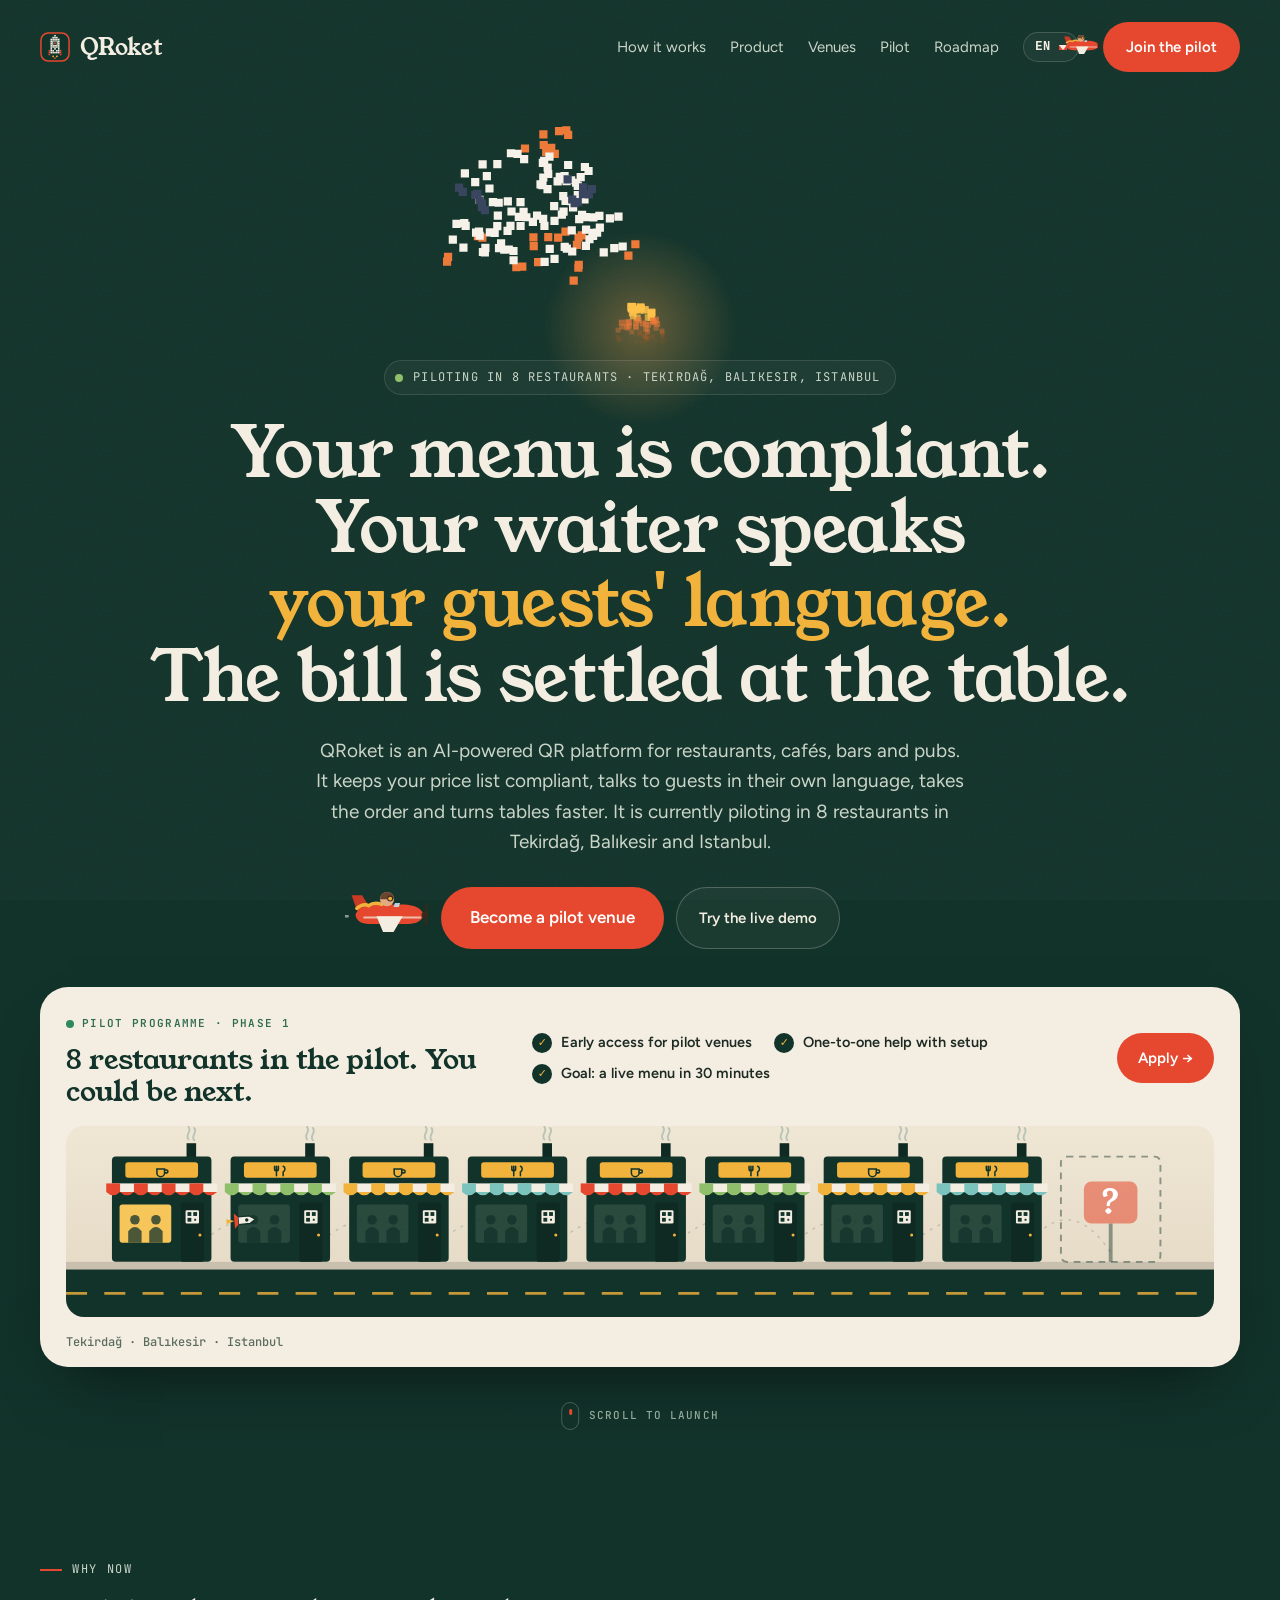
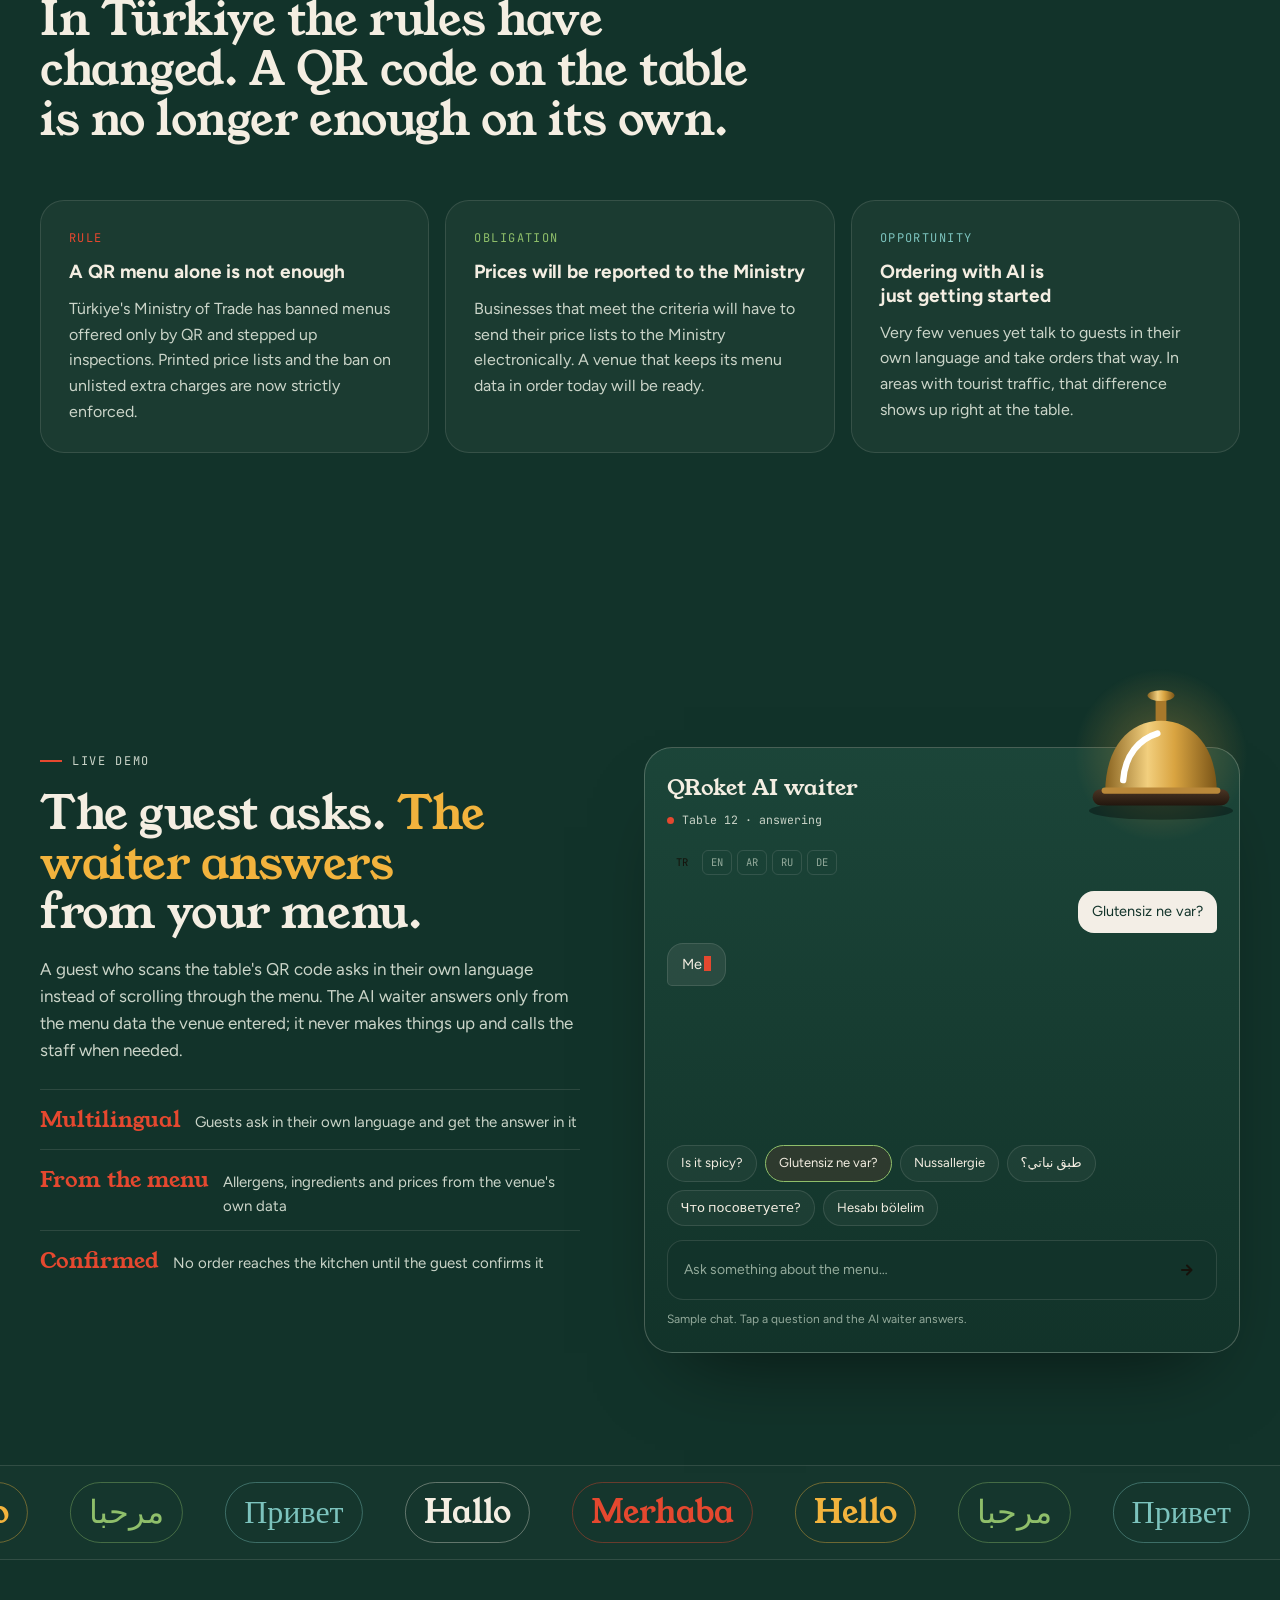
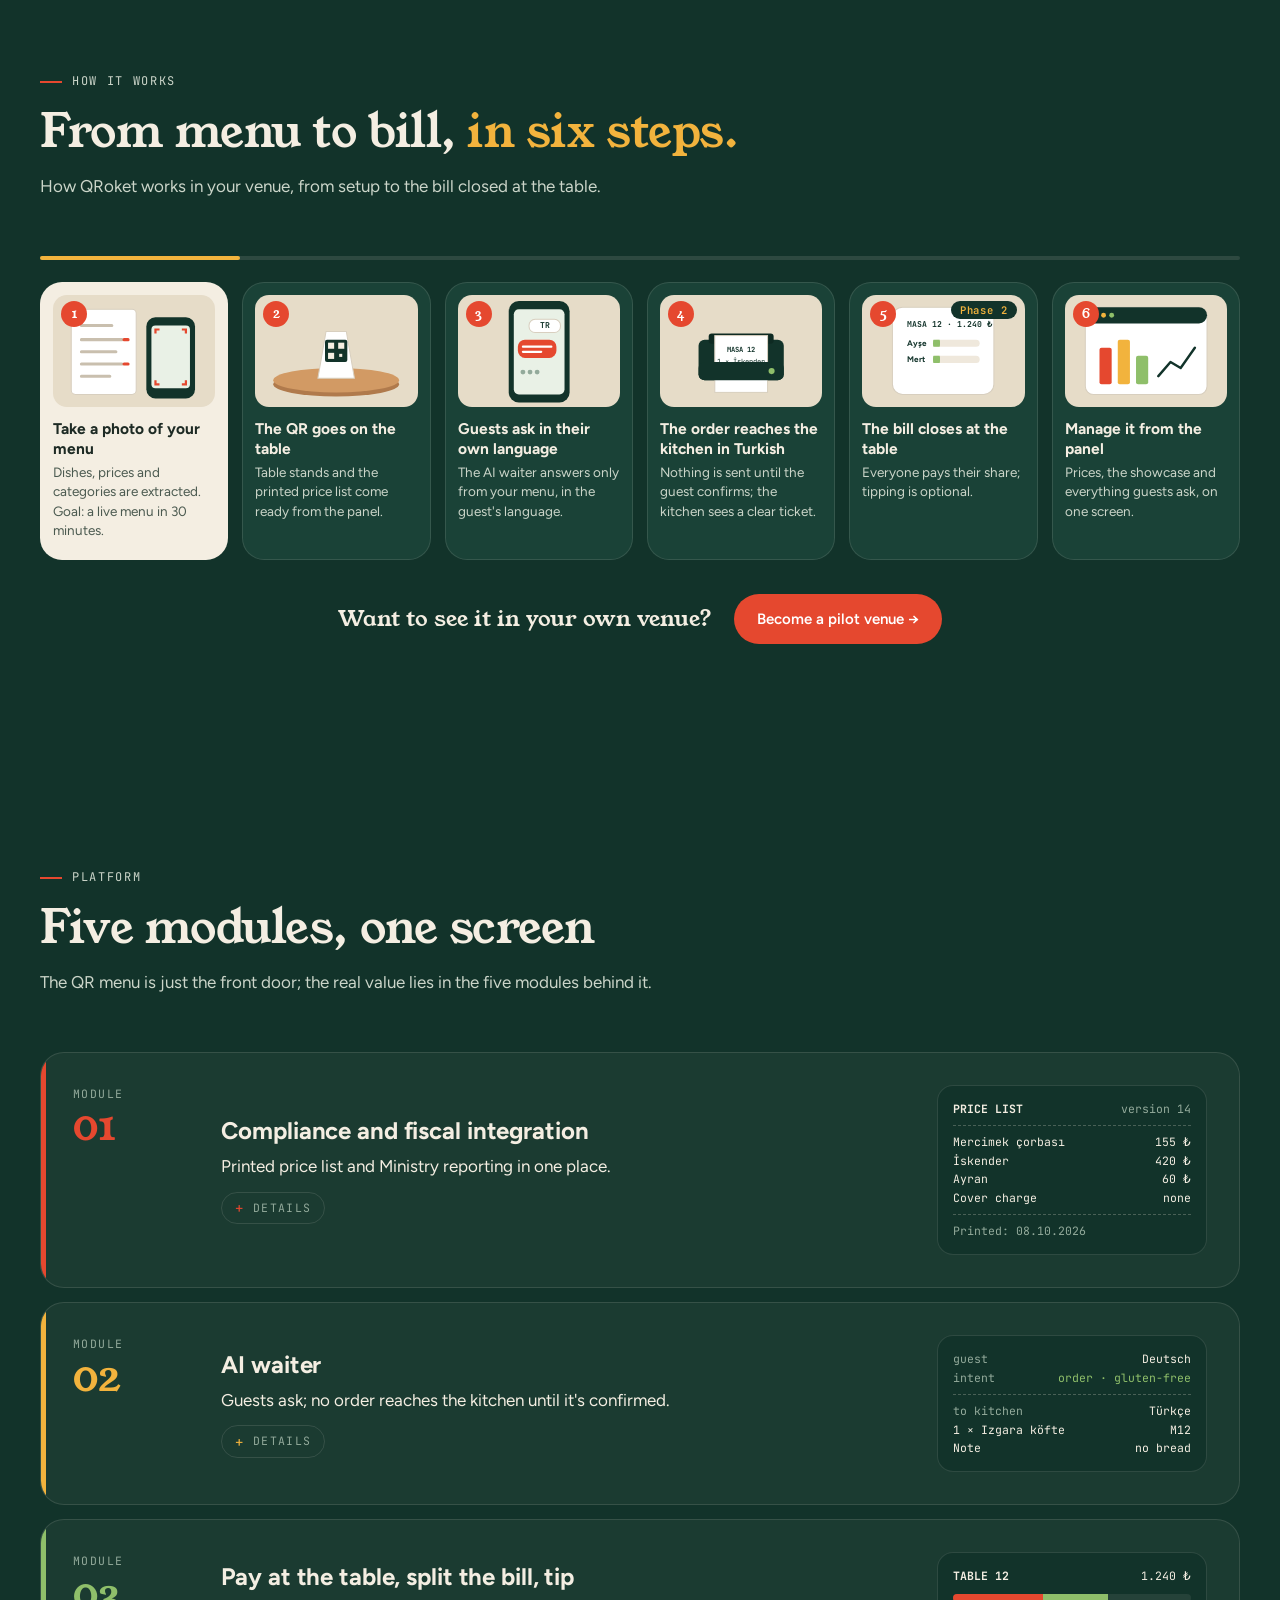
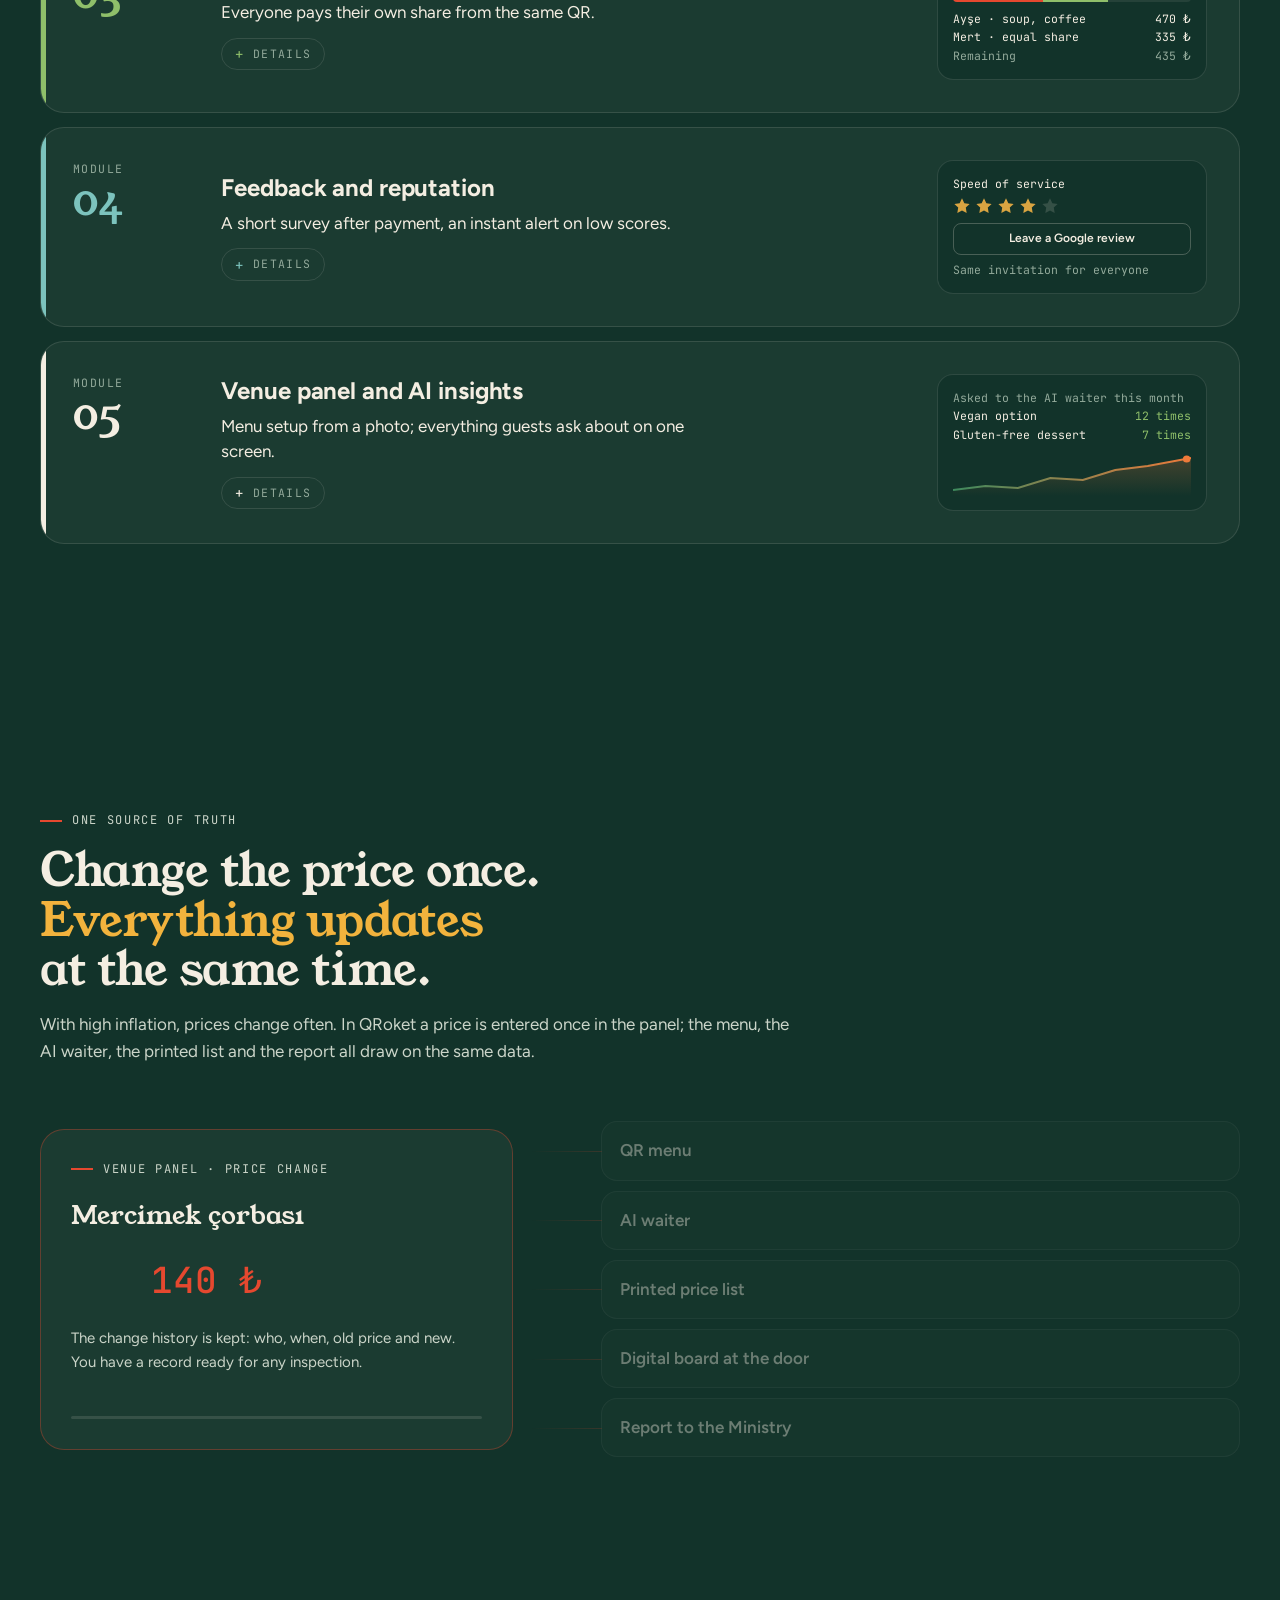
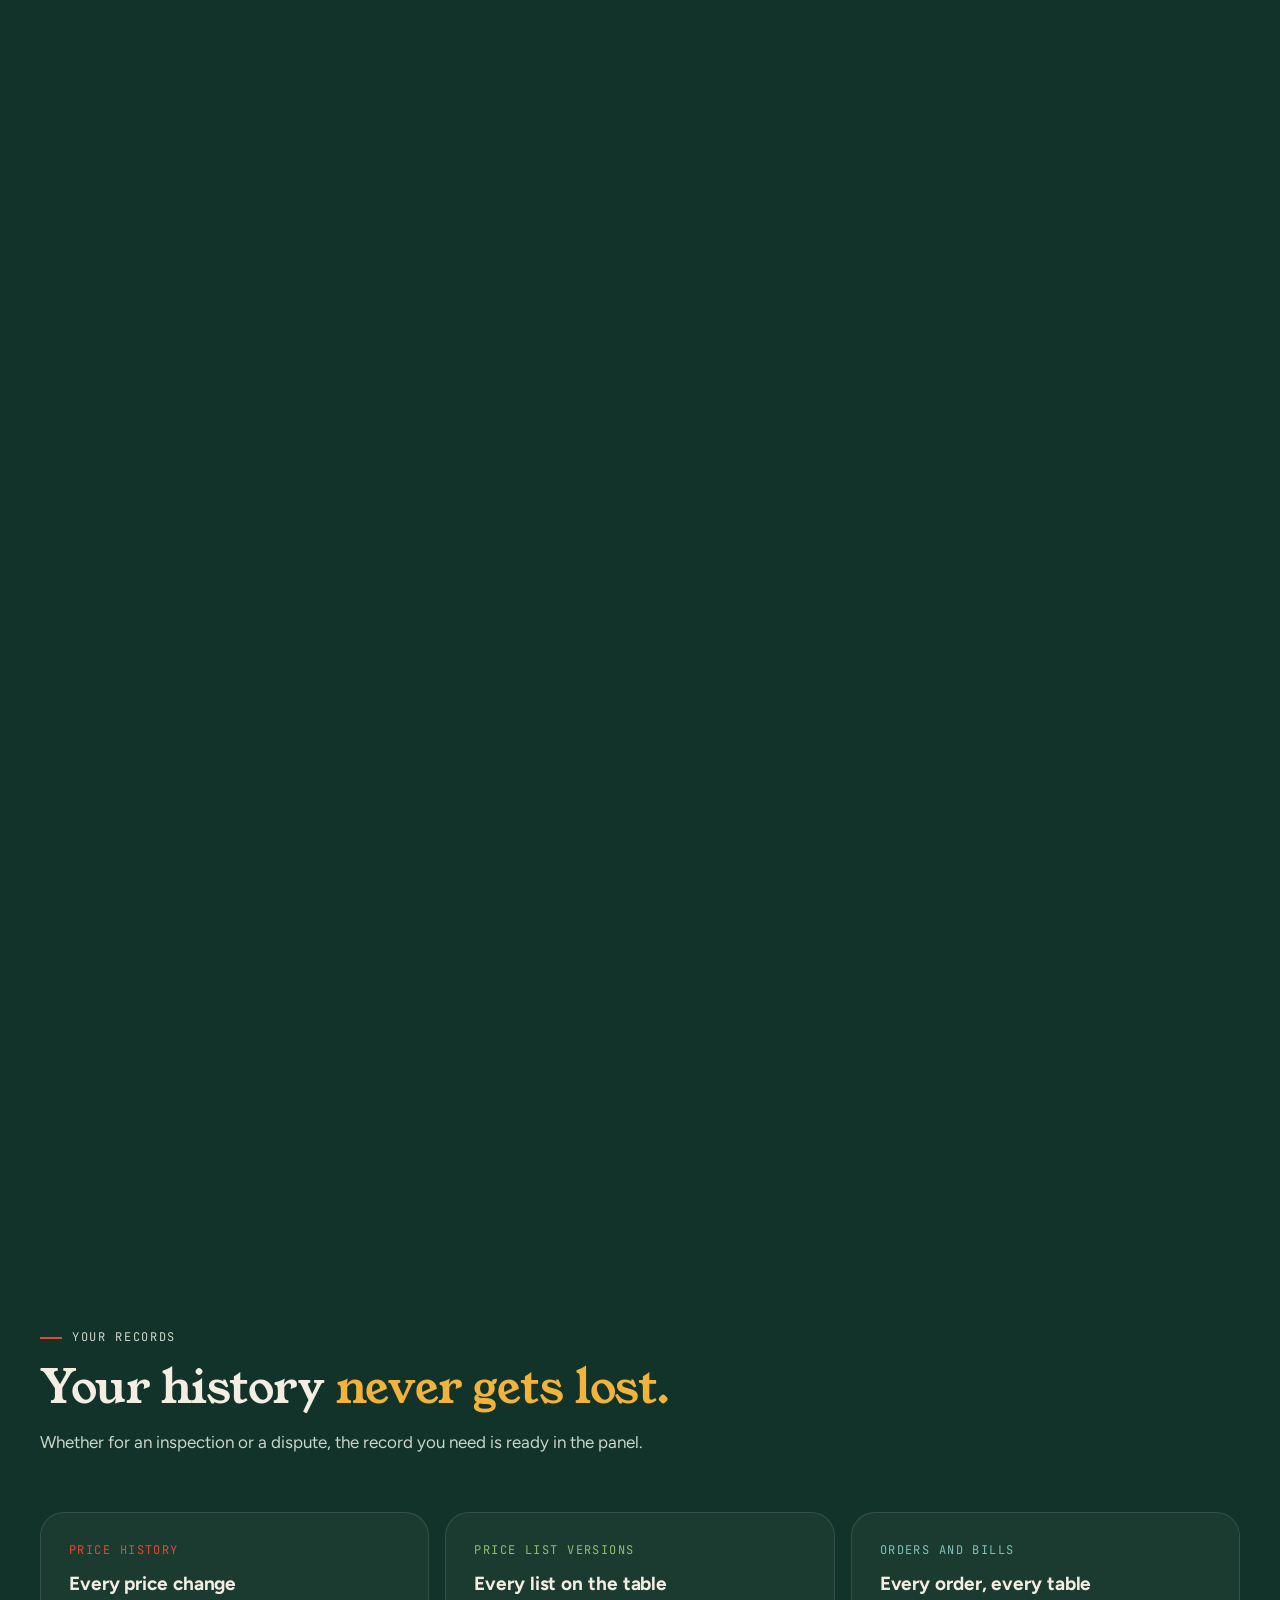
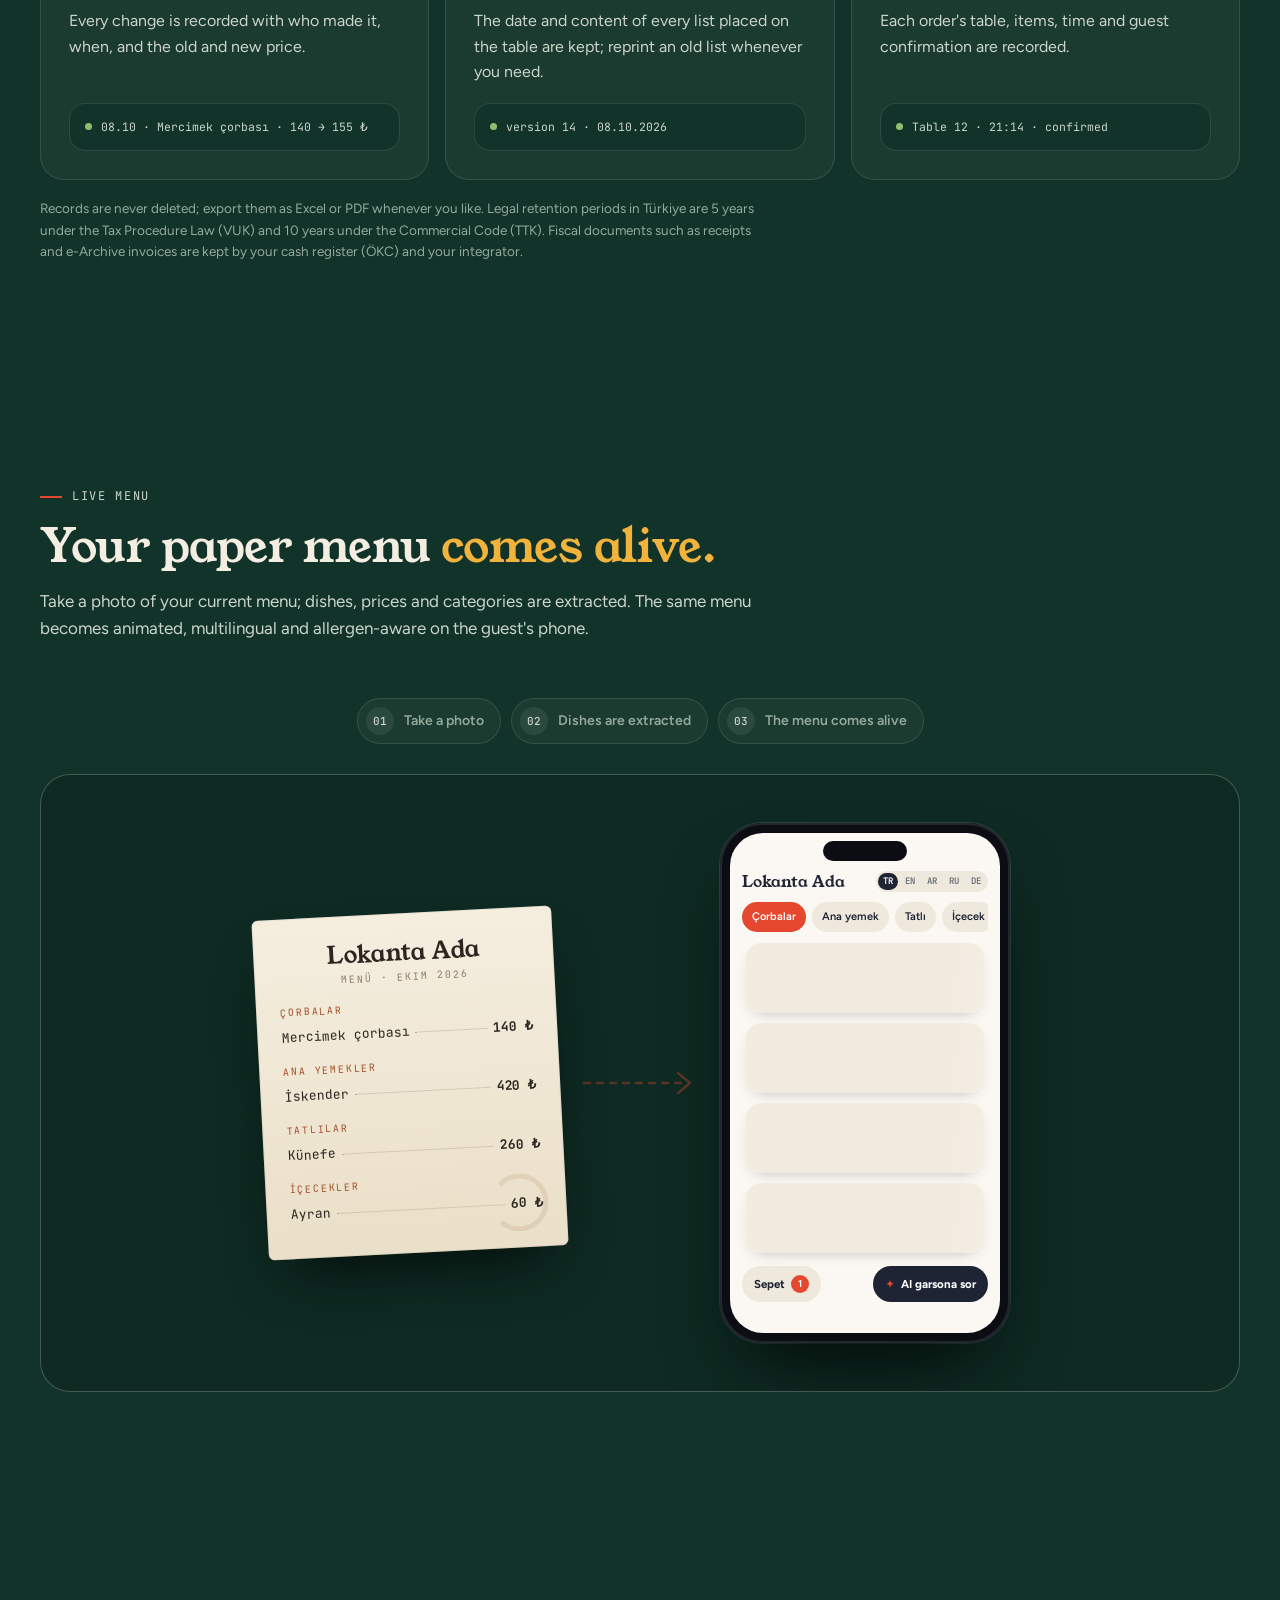
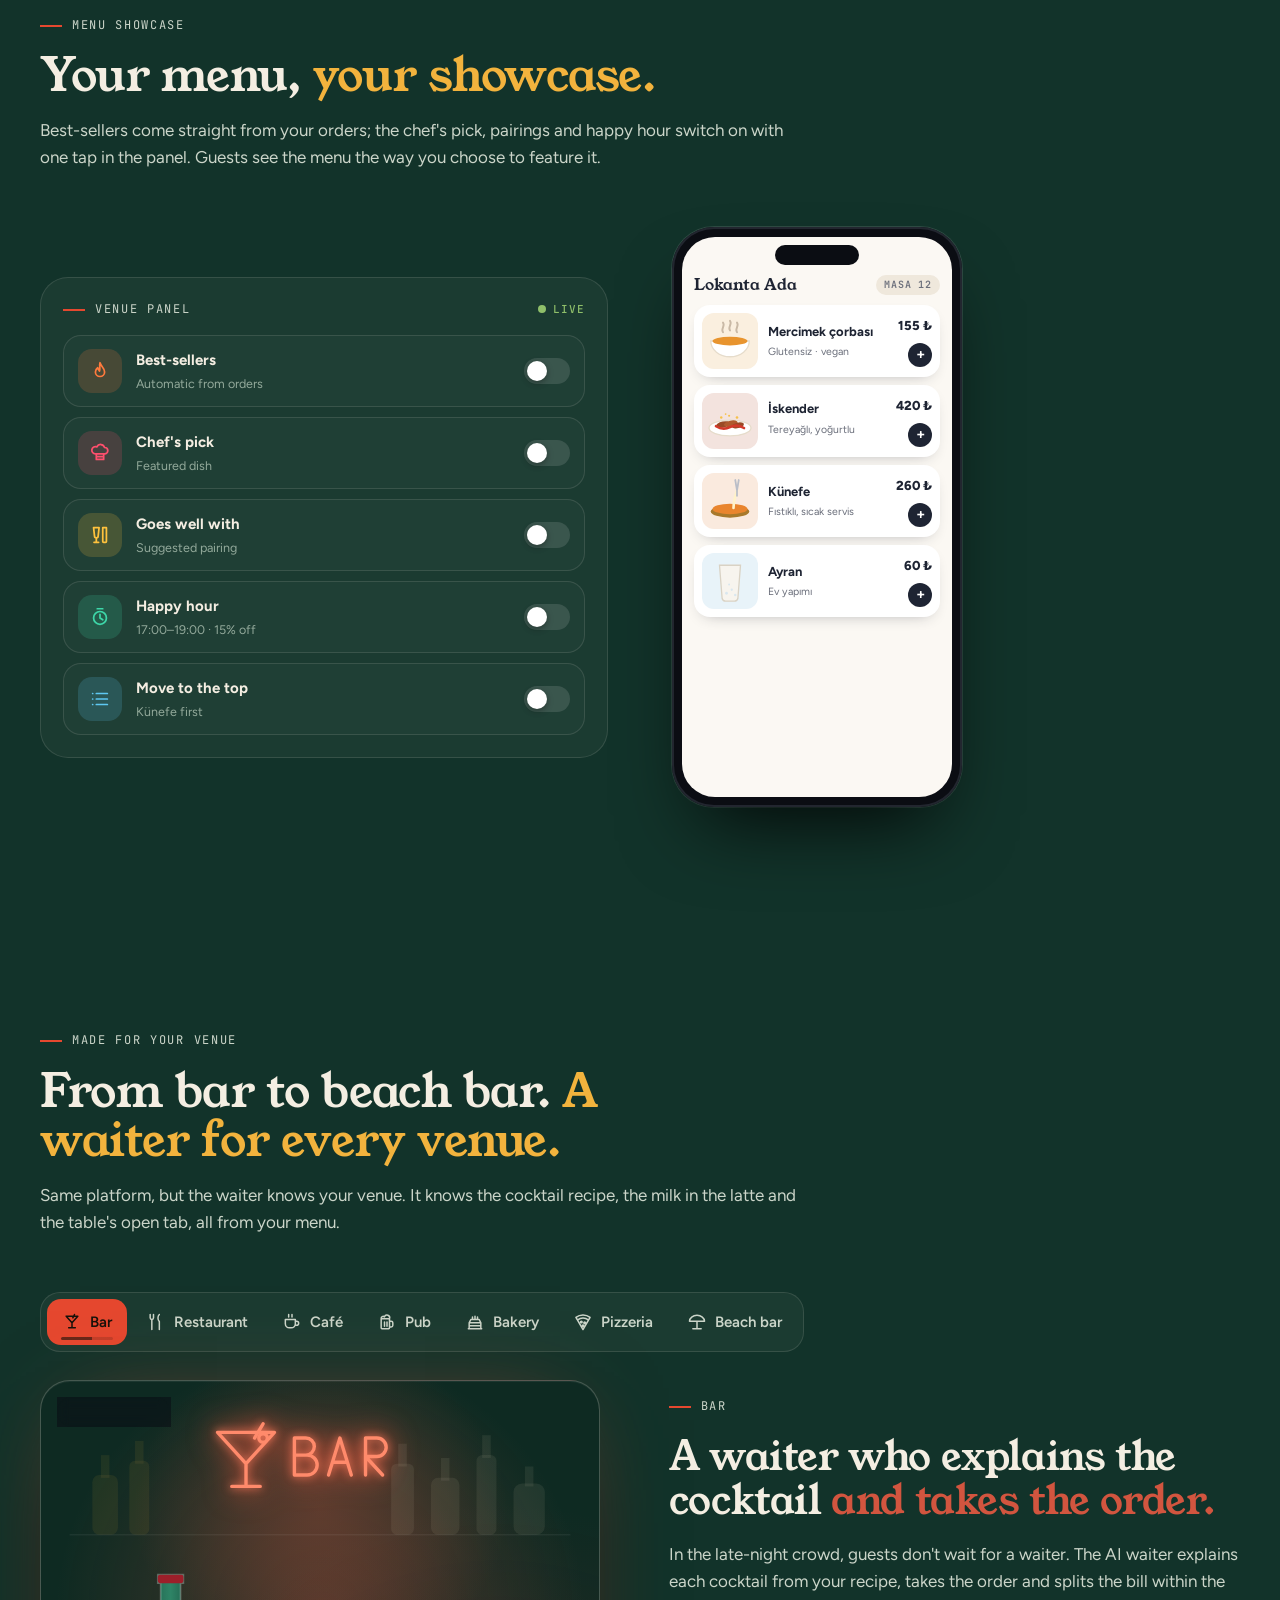
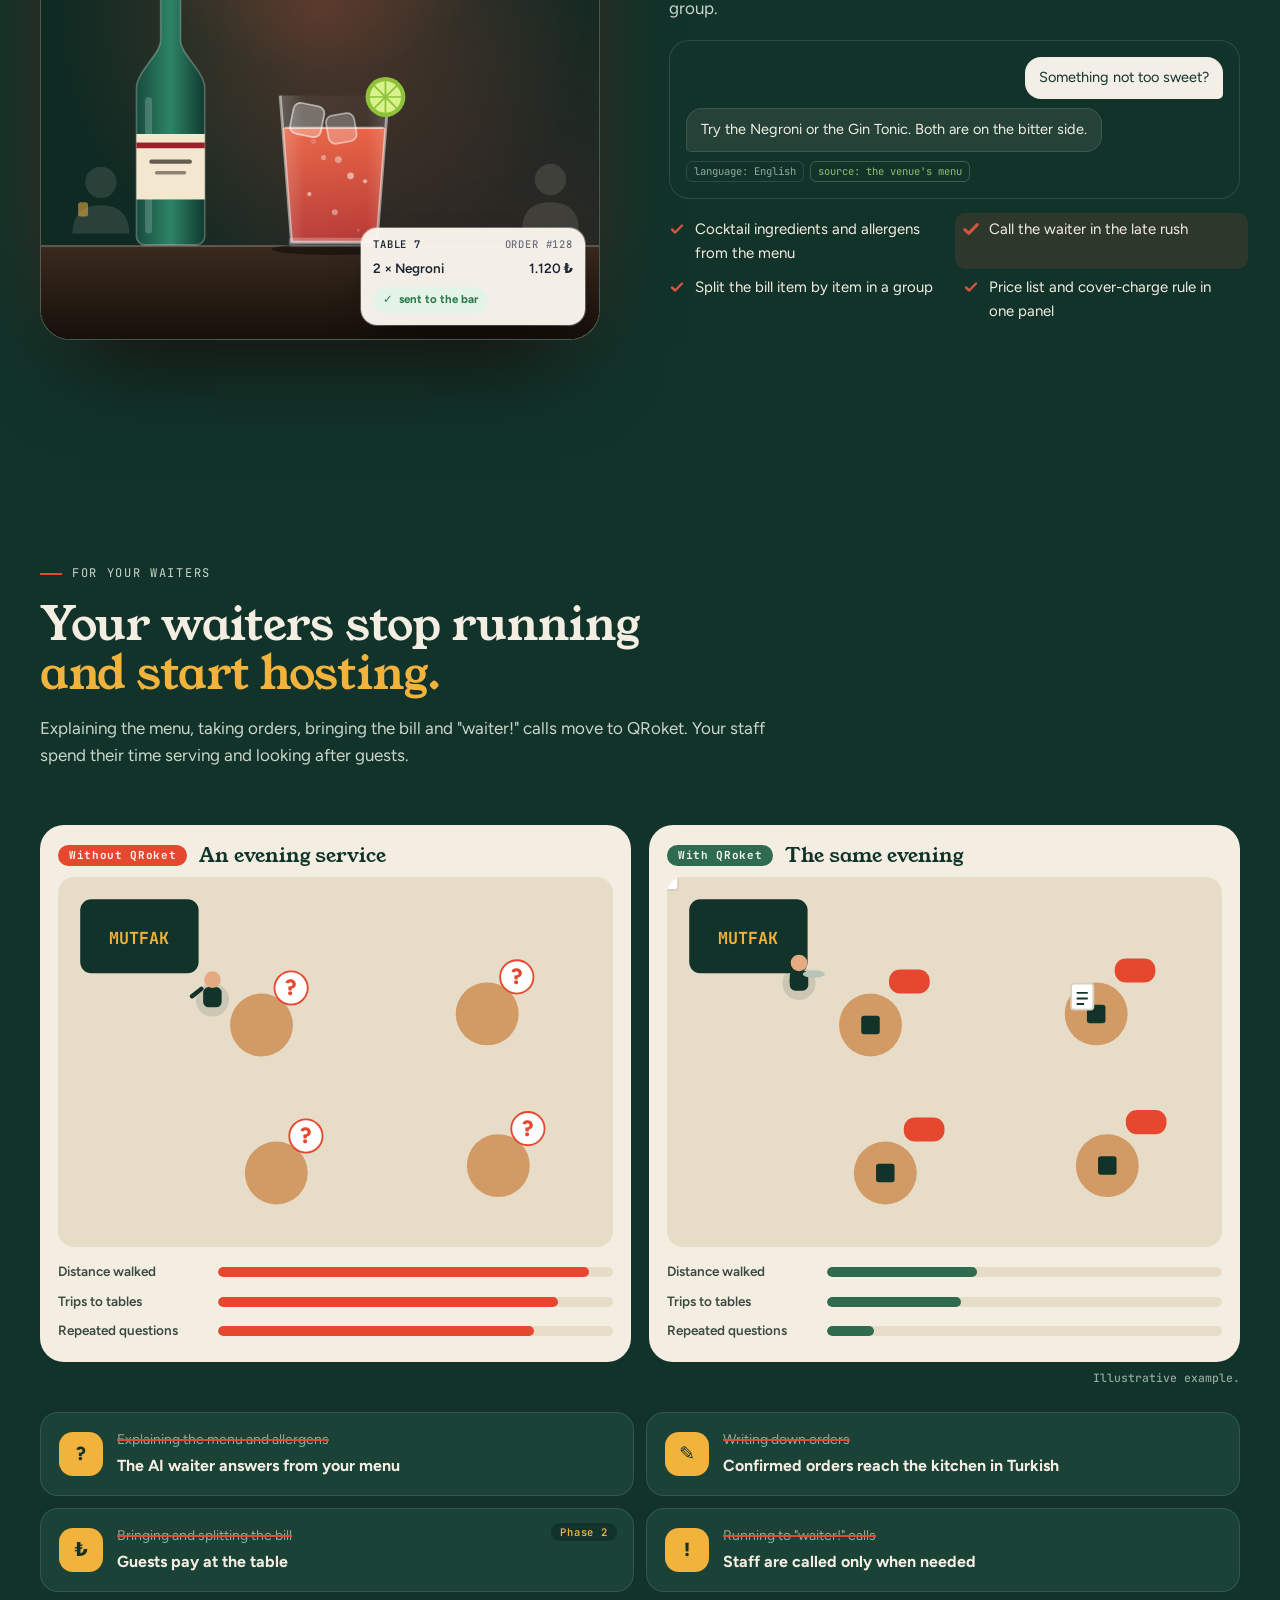
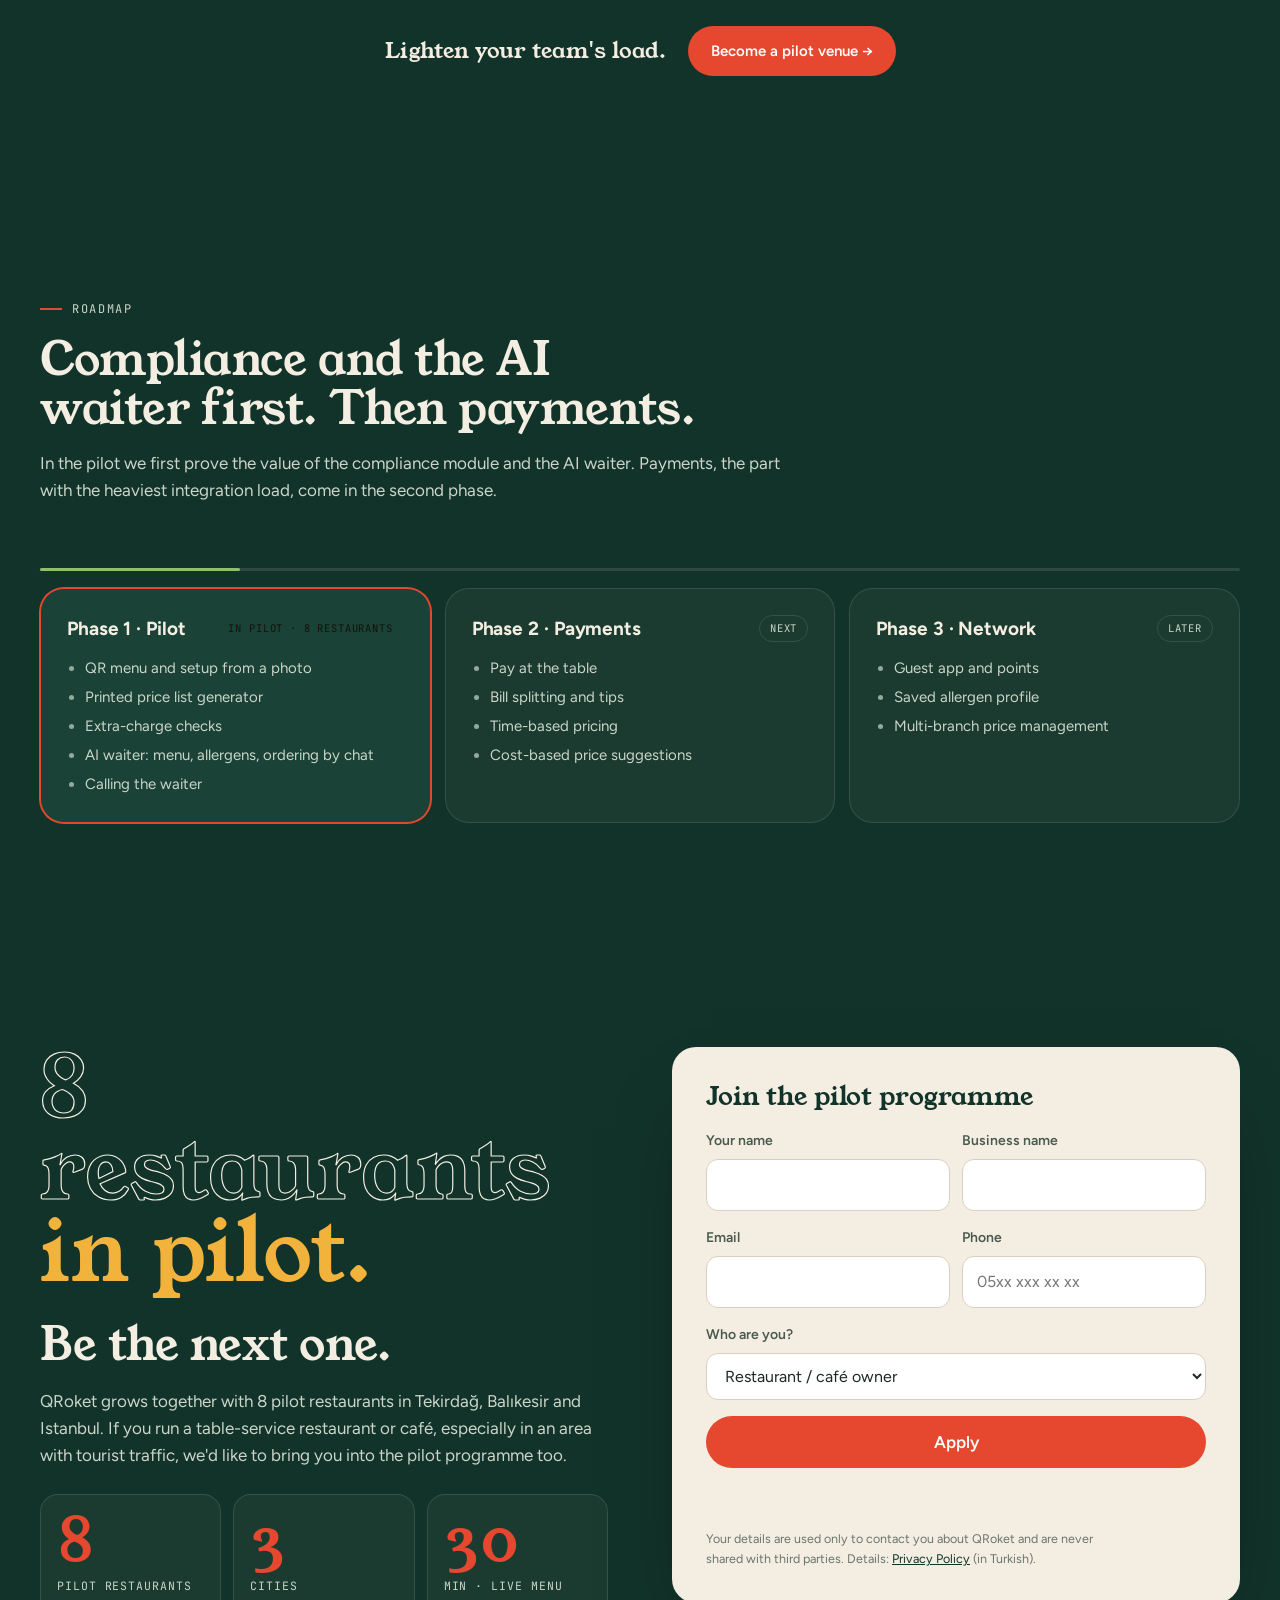
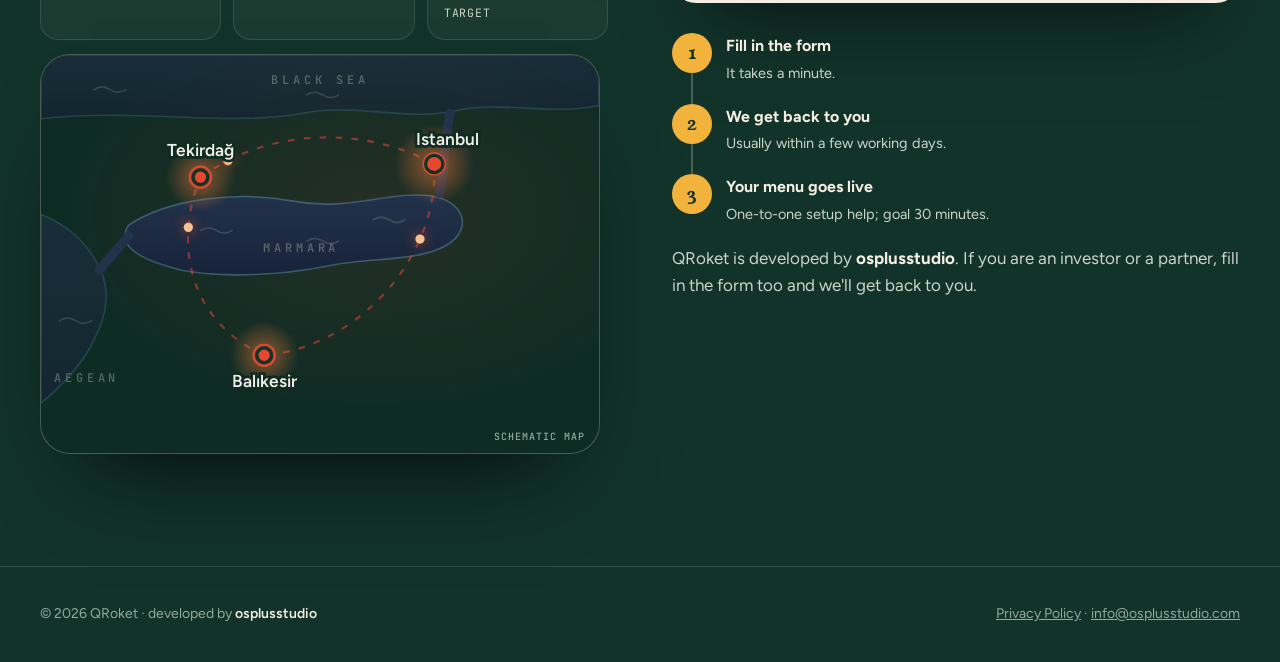
<file: qrocket/index.html>
<!doctype html>
<html lang="tr">
<head>
<meta charset="utf-8">
<script>document.documentElement.classList.add("js")</script>
<meta name="viewport" content="width=device-width, initial-scale=1, viewport-fit=cover">
<title>QRoket</title>
<link rel="icon" href="data:image/svg+xml,%3Csvg xmlns='http://www.w3.org/2000/svg' viewBox='0 0 32 32'%3E%3Crect x='1' y='1' width='30' height='30' rx='8' fill='%2312332A' stroke='%23E5482F' stroke-width='1.6'/%3E%3Crect x='15.15' y='3.15' width='1.7' height='1.7' fill='%23F4EEE2'/%3E%3Crect x='13.15' y='5.15' width='1.7' height='1.7' fill='%23F4EEE2'/%3E%3Crect x='15.15' y='5.15' width='1.7' height='1.7' fill='%23F4EEE2'/%3E%3Crect x='17.15' y='5.15' width='1.7' height='1.7' fill='%23F4EEE2'/%3E%3Crect x='11.15' y='7.15' width='1.7' height='1.7' fill='%23F4EEE2'/%3E%3Crect x='13.15' y='7.15' width='1.7' height='1.7' fill='%23F4EEE2'/%3E%3Crect x='15.15' y='7.15' width='1.7' height='1.7' fill='%23F4EEE2'/%3E%3Crect x='17.15' y='7.15' width='1.7' height='1.7' fill='%23F4EEE2'/%3E%3Crect x='19.15' y='7.15' width='1.7' height='1.7' fill='%23F4EEE2'/%3E%3Crect x='11.15' y='9.15' width='1.7' height='1.7' fill='%23F4EEE2'/%3E%3Crect x='19.15' y='9.15' width='1.7' height='1.7' fill='%23F4EEE2'/%3E%3Crect x='11.15' y='11.15' width='1.7' height='1.7' fill='%23F4EEE2'/%3E%3Crect x='19.15' y='11.15' width='1.7' height='1.7' fill='%23F4EEE2'/%3E%3Crect x='11.15' y='13.15' width='1.7' height='1.7' fill='%23F4EEE2'/%3E%3Crect x='19.15' y='13.15' width='1.7' height='1.7' fill='%23F4EEE2'/%3E%3Crect x='11.15' y='15.15' width='1.7' height='1.7' fill='%23F4EEE2'/%3E%3Crect x='13.15' y='15.15' width='1.7' height='1.7' fill='%23F4EEE2'/%3E%3Crect x='15.15' y='15.15' width='1.7' height='1.7' fill='%23F4EEE2'/%3E%3Crect x='17.15' y='15.15' width='1.7' height='1.7' fill='%23F4EEE2'/%3E%3Crect x='19.15' y='15.15' width='1.7' height='1.7' fill='%23F4EEE2'/%3E%3Crect x='11.15' y='17.15' width='1.7' height='1.7' fill='%23F4EEE2'/%3E%3Crect x='15.15' y='17.15' width='1.7' height='1.7' fill='%23F4EEE2'/%3E%3Crect x='19.15' y='17.15' width='1.7' height='1.7' fill='%23F4EEE2'/%3E%3Crect x='9.15' y='19.15' width='1.7' height='1.7' fill='%23E5482F'/%3E%3Crect x='11.15' y='19.15' width='1.7' height='1.7' fill='%23F4EEE2'/%3E%3Crect x='13.15' y='19.15' width='1.7' height='1.7' fill='%23F4EEE2'/%3E%3Crect x='17.15' y='19.15' width='1.7' height='1.7' fill='%23F4EEE2'/%3E%3Crect x='19.15' y='19.15' width='1.7' height='1.7' fill='%23F4EEE2'/%3E%3Crect x='21.15' y='19.15' width='1.7' height='1.7' fill='%23E5482F'/%3E%3Crect x='9.15' y='21.15' width='1.7' height='1.7' fill='%23E5482F'/%3E%3Crect x='11.15' y='21.15' width='1.7' height='1.7' fill='%23F4EEE2'/%3E%3Crect x='13.15' y='21.15' width='1.7' height='1.7' fill='%23F4EEE2'/%3E%3Crect x='15.15' y='21.15' width='1.7' height='1.7' fill='%23F4EEE2'/%3E%3Crect x='17.15' y='21.15' width='1.7' height='1.7' fill='%23F4EEE2'/%3E%3Crect x='19.15' y='21.15' width='1.7' height='1.7' fill='%23F4EEE2'/%3E%3Crect x='21.15' y='21.15' width='1.7' height='1.7' fill='%23E5482F'/%3E%3Crect x='9.15' y='23.15' width='1.7' height='1.7' fill='%23E5482F'/%3E%3Crect x='21.15' y='23.15' width='1.7' height='1.7' fill='%23E5482F'/%3E%3Crect x='13.15' y='25.15' width='1.7' height='1.7' fill='%23F2B33D'/%3E%3Crect x='17.15' y='25.15' width='1.7' height='1.7' fill='%23F2B33D'/%3E%3Crect x='15.15' y='27.15' width='1.7' height='1.7' fill='%23E5482F'/%3E%3Crect x='13.15' y='9.15' width='5.7' height='5.7' fill='%23F4EEE2'/%3E%3Crect x='14.1' y='10.1' width='3.8' height='3.8' fill='%2312332A'/%3E%3Crect x='15.05' y='11.05' width='1.9' height='1.9' fill='%23E5482F'/%3E%3C/svg%3E">

<meta name="description" content="QRoket: restoran ve kafeler için yasaya uygun QR menü, çok dilli AI garson ve masada ödeme. Tekirdağ, Balıkesir ve İstanbul'da 8 restoranda pilotta.">
<link rel="preconnect" href="https://fonts.googleapis.com">
<link rel="preconnect" href="https://fonts.gstatic.com" crossorigin>
<link rel="stylesheet" href="https://fonts.googleapis.com/css2?family=Young+Serif&family=Figtree:wght@400;500;600;700&family=JetBrains+Mono:wght@400;500&display=swap">
<style>
/* Layout: a restaurant at night. Full-screen intro where the table's QR code turns into the QRoket rocket,
   the live AI waiter console, the pilot map, venue scenes, a scroll-driven one-price flow, live module cards,
   the phase track and the pilot sign-up. Palette: night navy, appetizing orange, brass, herb green for confirmations. */
:root{
  --bg:#12332A; --bg-2:#163B31; --surface:#1A4237; --glass:rgba(244,238,226,.04); --glass-2:rgba(244,238,226,.08);
  --line:rgba(244,238,226,.12); --line-2:rgba(244,238,226,.24);
  --fg:#F4EEE2; --fg-soft:#CBD5C9; --fg-dim:#93AA9B;
  --brass:#E5482F; --tomato:#C93A24; --mustard:#F2B33D; --sage:#8FBF6A; --cream:#7CC3BD; --paper:#F4EEE2; --ink:#1E2433;
  --saffron:var(--brass); --coral:var(--tomato); --orchid:var(--sage); --cyan:var(--cream); --ok:var(--sage);
  --holo:none;
  --stage:#0E2A22;
  --f-display:"Young Serif",Georgia,"Times New Roman",serif;
  --f-body:"Figtree",system-ui,-apple-system,"Segoe UI",sans-serif;
  --f-mono:"JetBrains Mono",ui-monospace,"SFMono-Regular",Menlo,monospace;
  color-scheme:dark;
}
*{box-sizing:border-box}
html{scroll-behavior:smooth;background:var(--bg)}
body{background:var(--bg);color:var(--fg);font-family:var(--f-body);font-size:17px;line-height:1.6;-webkit-font-smoothing:antialiased;overflow-x:hidden;position:relative}
body::before{content:"";position:fixed;inset:0;pointer-events:none;z-index:0;opacity:.05;
  background-image:url("data:image/svg+xml,%3Csvg xmlns='http://www.w3.org/2000/svg' width='160' height='160'%3E%3Cfilter id='n'%3E%3CfeTurbulence type='fractalNoise' baseFrequency='.9' numOctaves='2' stitchTiles='stitch'/%3E%3C/filter%3E%3Crect width='100%25' height='100%25' filter='url(%23n)'/%3E%3C/svg%3E")}
.aura{position:fixed;inset:0;pointer-events:none;z-index:0;
  background:radial-gradient(60vw 50vh at 78% 18%,rgba(229,72,47,.10),transparent 70%),radial-gradient(50vw 50vh at 12% 88%,rgba(217,164,65,.06),transparent 70%)}
header,main,footer{position:relative;z-index:1}
a{color:inherit}
:focus-visible{outline:2px solid var(--cyan);outline-offset:3px;border-radius:8px}
.wrap{max-width:1440px;margin:0 auto;padding-inline:clamp(16px,4vw,40px)}
.label{font-family:var(--f-mono);font-size:12px;letter-spacing:.14em;text-transform:uppercase;color:var(--fg-soft)}
.label::before{content:"";display:inline-block;width:18px;height:1px;background:var(--brass);vertical-align:middle;margin-right:10px}
h1,h2,h3{font-family:var(--f-display);font-weight:400;line-height:1.08;text-wrap:balance;margin:0;letter-spacing:-.01em}
h2{font-size:clamp(28px,3.8vw,46px)}
h3{font-family:var(--f-body);font-size:19px;font-weight:700;letter-spacing:-.005em;line-height:1.25}
p{margin:0}
.holo{color:var(--brass)}
@keyframes shift{from{background-position:0% 50%}to{background-position:100% 50%}}

/* nav */
.nav{display:flex;align-items:center;justify-content:space-between;gap:16px;padding-block:22px}
.brand{display:flex;align-items:center;gap:10px;text-decoration:none;font-family:var(--f-display);font-weight:400;font-size:23px}
.brand svg{width:30px;height:30px}
.nav-links{display:flex;gap:24px;align-items:center;font-size:15px}
.nav-links a{text-decoration:none;color:var(--fg-soft)}
.nav-links a:hover{color:var(--fg)}
@media (max-width:760px){.nav-links > a:not(.btn){display:none}}

.btn{position:relative;display:inline-flex;align-items:center;justify-content:center;gap:8px;font-weight:600;font-size:15px;text-decoration:none;border-radius:999px;padding:12px 22px;border:1px solid transparent;cursor:pointer;font-family:var(--f-body);transition:transform .15s ease,box-shadow .2s ease}
.btn:hover{transform:translateY(-1px)}
.btn-primary{background:var(--brass);color:#16120B;box-shadow:0 8px 26px -12px rgba(229,72,47,.6)}
.btn-primary:hover{background:#F28F55}
.nav-links .btn-primary{color:#16120B}
.btn-ghost{border-color:var(--line-2);color:var(--fg);background:var(--glass)}

/* hero */
.hero{display:grid;grid-template-columns:1fr 1fr;gap:clamp(32px,5vw,72px);align-items:center;padding-block:clamp(28px,6vw,72px) clamp(56px,8vw,104px)}
.hero > *{min-width:0}
.soon{display:inline-flex;align-items:center;gap:10px;background:var(--glass);border:1px solid var(--line);border-radius:999px;padding:7px 14px 7px 10px;font-family:var(--f-mono);font-size:12px;letter-spacing:.1em;text-transform:uppercase;color:var(--fg-soft)}
.dot{width:8px;height:8px;border-radius:50%;background:var(--ok);animation:ping 2s ease-out infinite}
@keyframes ping{0%{box-shadow:0 0 0 0 rgba(156,199,155,.6)}100%{box-shadow:0 0 0 12px rgba(156,199,155,0)}}
.hero h1{font-size:clamp(32px,4.3vw,56px);margin-block:24px}
.hero h1 .holo{white-space:nowrap}
.hero h1 span{display:block}
.lead{font-size:clamp(17px,1.5vw,19px);color:var(--fg-soft);max-width:54ch}
.cta-row{display:flex;flex-wrap:wrap;gap:12px;margin-top:30px}
.ticket{margin-top:36px;display:grid;grid-template-columns:auto 1fr;gap:6px 20px;font-family:var(--f-mono);font-size:12.5px;max-width:420px;padding-top:18px;border-top:1px dashed var(--line-2)}
.ticket dt{color:var(--fg-dim)}
.ticket dd{margin:0;text-align:right}
.ticket .bar{display:inline-block;width:90px;height:6px;border-radius:3px;background:var(--glass-2);vertical-align:middle;margin-right:8px;overflow:hidden}
.ticket .bar i{display:block;height:100%;width:34%;background:var(--brass);animation:load 3.2s ease-in-out infinite alternate}
@keyframes load{from{width:28%}to{width:40%}}

/* AI console */
.console{position:relative;background:linear-gradient(180deg,rgba(28,70,58,.94),rgba(18,51,42,.94));border:1px solid var(--line-2);border-radius:28px;padding:22px;box-shadow:0 40px 80px -36px rgba(0,0,0,.8),0 0 80px -30px rgba(229,72,47,.35);margin-top:70px}
.orb-wrap{position:absolute;right:-12px;top:-92px;width:180px;height:180px}
.bell{width:100%;height:100%;display:block;overflow:visible}
.bell .plunger{transition:transform .2s ease}
.bell .waves path{opacity:0}
.speaking .bell .plunger{animation:press .55s ease-in-out infinite}
.speaking .bell .w1{animation:ring 1.1s ease-out infinite}
.speaking .bell .w2{animation:ring 1.1s ease-out .25s infinite}
.bell .shine{animation:shine 5s ease-in-out infinite}
@keyframes press{0%,100%{transform:translateY(0)}35%{transform:translateY(9px)}}
@keyframes ring{0%{opacity:0}25%{opacity:.9}100%{opacity:0}}
@keyframes shine{0%,100%{opacity:.35}50%{opacity:.6}}
.c-head{display:flex;flex-direction:column;gap:6px;padding-right:170px;min-height:64px}
.c-head b{font-family:var(--f-display);font-size:22px;font-weight:400}
.c-state{font-family:var(--f-mono);font-size:11.5px;color:var(--fg-soft);display:flex;align-items:center;gap:8px}
.c-state i{width:7px;height:7px;border-radius:50%;background:var(--ok)}
.speaking .c-state i{background:var(--saffron);animation:ping 1s ease-out infinite}
.langs{display:flex;gap:5px;margin-top:16px;flex-wrap:wrap}
.langs span{font-family:var(--f-mono);font-size:10.5px;padding:3px 8px;border-radius:6px;border:1px solid var(--line);color:var(--fg-dim);transition:all .25s ease}
.langs span.on{color:#16120B;background:var(--holo);border-color:transparent}
.transcript{margin-top:16px;min-height:236px;display:flex;flex-direction:column;gap:10px;font-size:14.5px;line-height:1.5}
.msg{max-width:88%;padding:10px 14px;border-radius:16px}
.msg.guest{align-self:flex-end;background:#F3EEE6;color:#12332A;border-bottom-right-radius:5px}
.msg.ai{align-self:flex-start;background:var(--glass-2);border:1px solid var(--line);border-bottom-left-radius:5px;position:relative}
.msg.ai::before{content:"";position:absolute;left:-1px;top:12px;bottom:12px;width:2px;border-radius:2px;background:var(--holo)}
.msg .warn{display:block;margin-top:8px;padding-top:7px;border-top:1px dashed var(--line-2);font-size:12.5px;color:var(--fg-soft)}
.meta{align-self:flex-start;display:flex;flex-wrap:wrap;gap:6px;font-family:var(--f-mono);font-size:10.5px;color:var(--fg-dim)}
.meta span{border:1px solid var(--line);border-radius:6px;padding:2px 7px}
.meta span.src{color:var(--ok);border-color:rgba(156,199,155,.3)}
.caret{display:inline-block;width:7px;height:1em;vertical-align:-2px;margin-left:2px;background:var(--saffron);animation:blink .8s steps(2) infinite}
@keyframes blink{50%{opacity:0}}
.thinking{display:inline-flex;gap:4px}
.thinking i{width:6px;height:6px;border-radius:50%;background:var(--fg-soft);animation:bob 1s ease-in-out infinite}
.thinking i:nth-child(2){animation-delay:.15s}.thinking i:nth-child(3){animation-delay:.3s}
@keyframes bob{0%,100%{opacity:.3;transform:translateY(0)}50%{opacity:1;transform:translateY(-3px)}}
.chips{display:flex;flex-wrap:wrap;gap:8px;margin-top:18px}
.chip{font:inherit;font-size:13px;color:var(--fg);background:var(--glass);border:1px solid var(--line);border-radius:999px;padding:7px 13px;cursor:pointer;transition:border-color .2s,background .2s}
.chip:hover{border-color:var(--line-2);background:var(--glass-2)}
.chip[aria-pressed="true"]{border-color:var(--orchid);background:rgba(229,72,47,.12)}
.prompt{margin-top:14px;display:flex;align-items:center;gap:10px;border:1px solid var(--line);border-radius:16px;padding:12px 12px 12px 16px;background:var(--bg);font-size:14px;color:var(--fg-dim)}
.prompt span{flex:1;min-width:0;white-space:nowrap;overflow:hidden;text-overflow:ellipsis}
.prompt b{width:34px;height:34px;border-radius:11px;background:var(--holo);display:grid;place-items:center;flex:none}
.prompt b svg{width:16px;height:16px}
.demo-note{margin-top:10px;font-size:12px;color:var(--fg-dim)}
@media (max-width:960px){.hero{grid-template-columns:1fr}}
@media (max-width:520px){.orb-wrap{width:118px;height:118px;top:-58px;right:-2px}.c-head{padding-right:110px}.console{padding:18px;margin-top:56px}}

/* language marquee */
.marquee{border-block:1px solid var(--line);overflow:hidden;padding-block:16px;background:rgba(255,255,255,.015)}
.marquee-track{display:flex;gap:42px;width:max-content;animation:slide 38s linear infinite;font-family:var(--f-display);font-size:clamp(22px,2.8vw,32px);color:var(--fg-dim)}
.marquee-track span:nth-child(5n+1){color:var(--fg)}
@keyframes slide{to{transform:translateX(-50%)}}

/* sections */
section{padding-block:clamp(64px,9vw,112px)}
.sec-head{display:grid;gap:16px;max-width:760px;margin-bottom:clamp(36px,4.5vw,56px)}
.sec-head p{color:var(--fg-soft)}
.glow{position:relative;background:var(--glass);border:1px solid var(--line);border-radius:24px;overflow:hidden}
.glow::before{content:"";position:absolute;inset:0;pointer-events:none;opacity:0;transition:opacity .3s;background:radial-gradient(360px circle at var(--mx,50%) var(--my,50%),rgba(229,72,47,.14),transparent 60%)}
.glow:hover::before{opacity:1}
.glow > *{position:relative}

/* why now */
.why{display:grid;grid-template-columns:repeat(3,1fr);gap:16px}
.why article{padding:28px;display:grid;gap:12px;align-content:start}
.why .k{font-family:var(--f-mono);font-size:12px;letter-spacing:.12em;text-transform:uppercase}
.why article:nth-child(1) .k{color:var(--saffron)}.why article:nth-child(2) .k{color:var(--orchid)}.why article:nth-child(3) .k{color:var(--cyan)}
.why article p{color:var(--fg-soft);font-size:16px}
@media (max-width:860px){.why{grid-template-columns:1fr}}
/* kayıtlar */
.kayit .why article{grid-template-rows:auto auto 1fr auto}
.kayit .mini{margin-top:6px;white-space:nowrap;overflow:hidden;text-overflow:ellipsis;color:var(--fg-soft)}
html[dir=rtl] .kayit .why .mini{direction:rtl}
html[dir=rtl].js .kayit .why .mini{clip-path:inset(0 0 0 100%)}
html[dir=rtl].js .kayit .why.in .mini{clip-path:inset(0)}
.kayit .mini::before{content:"";display:inline-block;width:7px;height:7px;margin-inline-end:9px;border-radius:50%;background:var(--sage);vertical-align:1px}
html.js .kayit .why .mini{clip-path:inset(0 100% 0 0);transition:clip-path 1.1s steps(30,end)}
html.js .kayit .why.in .mini{clip-path:inset(0)}
html.js .kayit .why.in article:nth-child(1) .mini{transition-delay:.5s}
html.js .kayit .why.in article:nth-child(2) .mini{transition-delay:.8s}
html.js .kayit .why.in article:nth-child(3) .mini{transition-delay:1.1s}
@media (prefers-reduced-motion:reduce){html.js .kayit .why .mini,html[dir=rtl].js .kayit .why .mini{clip-path:none;transition:none}}
.kayit-note{margin-top:18px;max-width:80ch;font-size:13.5px;line-height:1.6;color:var(--fg-dim)}

/* single source flow */
.flow{display:grid;grid-template-columns:minmax(0,.85fr) minmax(0,1.15fr);gap:88px;align-items:center}
.src{padding:30px;display:grid;gap:16px;border-color:rgba(229,72,47,.35);box-shadow:0 0 60px -20px rgba(229,72,47,.35)}
.src .item{font-family:var(--f-display);font-size:26px}
.src .price{font-family:var(--f-mono);font-size:clamp(26px,3vw,36px);font-variant-numeric:tabular-nums;display:flex;align-items:baseline;gap:14px;flex-wrap:wrap}
.src .price s{color:var(--fg-dim);font-size:.6em}
.src .price b{font-weight:500;color:var(--saffron)}
.src p{font-size:15px;color:var(--fg-soft)}
.outs{list-style:none;margin:0;padding:0;display:grid;gap:10px}
.outs li{position:relative;display:flex;align-items:center;justify-content:space-between;gap:12px;background:var(--glass);border:1px solid var(--line);border-radius:16px;padding:15px 18px}
.outs li > span:first-child{font-weight:600}
.outs .tick{font-family:var(--f-mono);font-size:11.5px;color:var(--ok);white-space:nowrap}
.outs li::before{content:"";position:absolute;right:100%;top:50%;width:72px;height:1px;background:linear-gradient(90deg,rgba(229,72,47,.0),rgba(229,72,47,.45))}
.outs li::after{content:"";position:absolute;right:100%;top:calc(50% - 3px);width:6px;height:6px;border-radius:50%;background:var(--saffron);box-shadow:0 0 12px 3px rgba(229,72,47,.7);animation:travel 2.6s linear infinite}
.outs li:nth-child(2)::after{animation-delay:.3s}.outs li:nth-child(3)::after{animation-delay:.6s}.outs li:nth-child(4)::after{animation-delay:.9s}.outs li:nth-child(5)::after{animation-delay:1.2s}
@keyframes travel{0%{transform:translateX(-68px);opacity:0}15%{opacity:1}85%{opacity:1}100%{transform:translateX(0);opacity:0}}
@media (max-width:860px){.flow{grid-template-columns:1fr;gap:20px}.outs li::before,.outs li::after{display:none}}

/* modules */
.mods{display:grid;gap:14px}
.mod{display:grid;grid-template-columns:110px minmax(0,1fr) 270px;gap:clamp(18px,3vw,40px);align-items:center;padding:clamp(22px,3vw,32px)}
.mod .num{font-family:var(--f-mono);font-size:11.5px;color:var(--fg-dim);letter-spacing:.12em;text-transform:uppercase;align-self:start}
.mod .num b{display:block;font-family:var(--f-display);font-size:42px;font-weight:400;color:var(--brass);line-height:1.1}
.mod .txt{display:grid;gap:12px}
.mod .txt > p{color:var(--fg-soft);font-size:16px}
.mod ul{margin:0;padding:0;list-style:none;display:flex;flex-wrap:wrap;gap:6px}
.mod ul li{font-size:12.5px;border:1px solid var(--line);border-radius:999px;padding:4px 11px;color:var(--fg-soft)}
.mod .txt{gap:8px}
.mod .txt h3{font-size:clamp(20px,2vw,24px)}
.mod .txt > p.sum{color:var(--fg);font-size:17px;line-height:1.5;max-width:46ch}
.mod-more{margin-top:4px}
.mod-more summary{display:inline-flex;align-items:center;gap:8px;cursor:pointer;list-style:none;font-family:var(--f-mono);font-size:11.5px;letter-spacing:.12em;text-transform:uppercase;color:var(--fg-dim);border:1px solid var(--line);border-radius:999px;padding:6px 13px;transition:color .25s,border-color .25s}
.mod-more summary::-webkit-details-marker{display:none}
.mod-more summary::before{content:"+";font-size:14px;line-height:1;color:var(--acc,var(--brass));transition:transform .3s}
.mod-more[open] summary::before{transform:rotate(45deg)}
.mod-more summary:hover,.mod-more summary:focus-visible{color:var(--fg);border-color:var(--line-2)}
.mod-more summary:focus-visible{outline:2px solid var(--brass);outline-offset:3px}
.mod-more .more{display:grid;gap:12px;padding-top:14px}
.mod-more .more p{color:var(--fg-soft);font-size:15px;max-width:60ch}
.mod-more[open] .more{animation:mod-open .4s cubic-bezier(.2,.8,.2,1)}
@keyframes mod-open{from{opacity:0;transform:translateY(-6px)}to{opacity:1;transform:none}}
@media (prefers-reduced-motion:reduce){.mod-more[open] .more{animation:none}}
.mini{background:var(--bg);border:1px solid var(--line);border-radius:16px;padding:14px 15px;font-family:var(--f-mono);font-size:11.5px;line-height:1.6}
.mini .row{display:flex;justify-content:space-between;gap:8px;font-variant-numeric:tabular-nums}
.mini .hr{border-top:1px dashed var(--line-2);margin:7px 0}
.mini .muted{color:var(--fg-dim)}
.mini .ai{color:var(--orchid)}
.split{display:flex;height:8px;border-radius:4px;overflow:hidden;margin:8px 0;background:var(--glass-2)}
.split i{display:block;height:100%}
.stars{display:flex;gap:4px;margin:4px 0 8px}
.stars svg{width:18px;height:18px}
.gbtn{display:block;text-align:center;border:1px solid var(--line-2);border-radius:8px;padding:5px;font-family:var(--f-body);font-weight:600;font-size:12px}
.spark{width:100%;height:46px;display:block;margin-top:6px}
@media (max-width:960px){.mod{grid-template-columns:1fr}.mod .num b{display:inline;margin-left:8px;font-size:24px}}

/* roadmap */
.track{display:grid;grid-template-columns:repeat(3,1fr);gap:14px}
.phase{padding:26px;display:grid;gap:14px;align-content:start}
.phase.now{border:1.5px solid var(--brass);background:var(--surface)}
.phase header{display:flex;flex-wrap:wrap;justify-content:space-between;align-items:center;gap:8px}
.pill{white-space:nowrap;font-family:var(--f-mono);font-size:10.5px;letter-spacing:.08em;text-transform:uppercase;padding:4px 10px;border-radius:999px;border:1px solid var(--line);color:var(--fg-soft)}
.phase.now .pill{background:var(--holo);color:#16120B;border-color:transparent}
.phase ul{margin:0;padding-left:18px;color:var(--fg-soft);font-size:15px;display:grid;gap:5px}
.phase ul li::marker{color:var(--fg-dim)}
@media (max-width:860px){.track{grid-template-columns:1fr}}

/* seed / signup */
.seed{display:grid;grid-template-columns:minmax(0,1fr) minmax(0,1fr);gap:clamp(32px,5vw,72px);align-items:start}
.stamp{display:inline-block;font-family:var(--f-display);font-weight:400;font-size:clamp(44px,6.8vw,86px);line-height:.95;margin-bottom:28px;-webkit-text-stroke:1.2px var(--fg);color:transparent}
.stamp span{display:block}
.stamp span + span{-webkit-text-stroke:0}
.seed p{color:var(--fg-soft);max-width:52ch}
.seed p + p{margin-top:12px}
.facts{margin-top:26px;display:grid;gap:9px;font-family:var(--f-mono);font-size:13px}
.facts div{display:flex;gap:12px}
.facts span:first-child{color:var(--saffron)}
form{padding:clamp(22px,3vw,34px);display:grid;gap:16px}
form h3{font-family:var(--f-display);font-weight:400;font-size:26px}
.field{display:grid;gap:7px}
.field label{font-size:14px;font-weight:600}
.field input,.field select{font:inherit;font-size:16px;color:var(--fg);background:var(--bg);border:1px solid var(--line-2);border-radius:12px;padding:12px 14px;width:100%}
.field select option{background:var(--bg-2);color:var(--fg)}
.field input:focus,.field select:focus{border-color:var(--orchid);outline:none;box-shadow:0 0 0 3px rgba(229,72,47,.2)}
.two{display:grid;grid-template-columns:1fr 1fr;gap:12px}
.two > *{min-width:0}
.note{font-size:12.5px;color:var(--fg-dim)}
#form-status{font-size:14px;font-weight:600;color:var(--ok);min-height:1.2em}
@media (max-width:860px){.seed{grid-template-columns:1fr}}
@media (max-width:480px){.two{grid-template-columns:1fr}}

/* venues */
.vtabs{display:grid;grid-template-columns:repeat(4,1fr);gap:8px;max-width:640px;padding:6px;border:1px solid var(--line);border-radius:20px;background:var(--glass);margin-bottom:28px}
.vtab{font:inherit;font-weight:600;font-size:15px;color:var(--fg-soft);background:transparent;border:0;border-radius:14px;padding:11px 8px;cursor:pointer;display:flex;align-items:center;justify-content:center;gap:8px;transition:color .2s,background .2s}
.vtab svg{width:20px;height:20px;flex:none}
.vtab:hover{color:var(--fg)}
.vtab[aria-selected="true"]{background:var(--brass);color:#16120B}
@media (max-width:520px){.vtab{flex-direction:column;gap:4px;font-size:13px;padding:9px 4px}}
.vpanel{display:grid;grid-template-columns:minmax(0,1fr) minmax(0,1fr);gap:clamp(24px,4.5vw,64px);align-items:center}
.vpanel[hidden]{display:none!important}
.stage{position:relative;width:100%;max-width:560px;aspect-ratio:1/1;border-radius:30px;border:1px solid var(--line-2);overflow:hidden;
  background:radial-gradient(circle at 50% 42%,color-mix(in srgb,var(--v1) 30%,transparent),transparent 62%),radial-gradient(circle at 82% 88%,color-mix(in srgb,var(--v2) 24%,transparent),transparent 55%),var(--stage);
  box-shadow:0 50px 90px -40px rgba(0,0,0,.85),0 0 90px -40px color-mix(in srgb,var(--v1) 70%,transparent),inset 0 1px 0 rgba(255,255,255,.06)}
.stage svg{display:block;width:100%;height:100%}
.stage .tag{position:absolute;left:16px;top:16px;font-family:var(--f-mono);font-size:11px;letter-spacing:.1em;text-transform:uppercase;color:#ECE6DA;background:rgba(10,12,20,.55);border:1px solid rgba(255,255,255,.14);border-radius:999px;padding:5px 11px;backdrop-filter:blur(6px);-webkit-backdrop-filter:blur(6px)}
.vcopy{display:grid;gap:18px;align-content:start}
.vcopy h3{font-family:var(--f-display);font-size:clamp(28px,3.2vw,40px);font-weight:400;line-height:1.1;letter-spacing:-.01em}
.vcopy h3 em{font-style:normal;color:var(--v1)}
.vcopy > p{color:var(--fg-soft)}
.vchat{display:flex;flex-direction:column;gap:9px;padding:16px;border:1px solid var(--line);border-radius:20px;background:var(--bg);font-size:14.5px;line-height:1.5}
.vlist{list-style:none;margin:0;padding:0;display:grid;grid-template-columns:1fr 1fr;gap:10px 18px;font-size:15px}
.vlist li{display:flex;gap:10px;align-items:flex-start}
.vlist li::before{content:"";flex:none;width:16px;height:16px;margin-top:4px;border-radius:5px;background:var(--v1);-webkit-mask:url("data:image/svg+xml,%3Csvg xmlns='http://www.w3.org/2000/svg' viewBox='0 0 16 16'%3E%3Cpath d='M3 8.5l3.2 3L13 4.5' fill='none' stroke='black' stroke-width='2.4' stroke-linecap='round' stroke-linejoin='round'/%3E%3C/svg%3E") center/contain no-repeat;mask:url("data:image/svg+xml,%3Csvg xmlns='http://www.w3.org/2000/svg' viewBox='0 0 16 16'%3E%3Cpath d='M3 8.5l3.2 3L13 4.5' fill='none' stroke='black' stroke-width='2.4' stroke-linecap='round' stroke-linejoin='round'/%3E%3C/svg%3E") center/contain no-repeat}
@media (max-width:900px){.vpanel{grid-template-columns:1fr}.stage{margin-inline:auto}}
@media (max-width:480px){.vlist{grid-template-columns:1fr}}

/* venues: canlılık (imleç eğimi, ortam ışığı, zerreler, sipariş kartı, sohbet, liste, sekme ilerlemesi) */
.vpanel .stage{transform:perspective(1100px) rotateX(var(--rx,0deg)) rotateY(var(--ry,0deg));transition:transform .6s cubic-bezier(.2,.8,.2,1)}
.vpanel .stage.tilting{transition:transform .12s linear}
.stage svg{position:relative;z-index:1;transform:translate3d(calc(var(--px,0)*6px),calc(var(--py,0)*6px),0) scale(1.02);transition:transform .6s cubic-bezier(.2,.8,.2,1)}
.stage .far{transform:translate(calc(var(--px,0)*-12px),calc(var(--py,0)*-8px));transition:transform .6s cubic-bezier(.2,.8,.2,1)}
.stage::before{content:"";position:absolute;inset:-25%;z-index:0;pointer-events:none;background:radial-gradient(32% 28% at 50% 32%,color-mix(in srgb,var(--v1) 28%,transparent),transparent 70%);animation:v-sway 9s ease-in-out infinite alternate}
@keyframes v-sway{from{transform:translate(-9%,-3%)}to{transform:translate(9%,4%)}}
.stage::after{content:"";position:absolute;inset:0;z-index:6;pointer-events:none;border-radius:inherit;background:radial-gradient(280px circle at var(--gx,50%) var(--gy,0%),rgba(255,255,255,.11),transparent 62%);opacity:0;transition:opacity .4s}
.stage.tilting::after{opacity:1}
.stage .tag{z-index:5;transform:translate(calc(var(--px,0)*14px),calc(var(--py,0)*10px));transition:transform .6s cubic-bezier(.2,.8,.2,1)}
.mote{position:absolute;z-index:2;bottom:-8px;width:var(--s);height:var(--s);border-radius:50%;pointer-events:none;background:color-mix(in srgb,var(--v1) 65%,#fff);box-shadow:0 0 8px color-mix(in srgb,var(--v1) 70%,transparent);opacity:0;animation:v-mote var(--d) linear infinite;animation-delay:var(--dl)}
@keyframes v-mote{0%{transform:translate(0,0);opacity:0}15%{opacity:.75}85%{opacity:.5}100%{transform:translate(var(--dx),-480px);opacity:0}}
.neon{filter:drop-shadow(0 0 3px #FF7A5C) drop-shadow(0 0 10px #FF5A3C);animation:v-neon 7s infinite}
@keyframes v-neon{0%,17%,21%,58%,61%,100%{opacity:1}19%,59.5%{opacity:.25}}
.tv-screen{animation:v-tv 3.2s infinite}
@keyframes v-tv{0%,100%{opacity:1}40%{opacity:.82}42%{opacity:1}75%{opacity:.9}}
.tv-ball{animation:v-ball 2.6s ease-in-out infinite alternate}
@keyframes v-ball{from{transform:translate(0,0)}to{transform:translate(46px,-8px)}}

/* sahnedeki telefon kartı: QR okutma → sipariş fişi → hesap bölme */
.ocard{position:absolute;right:14px;bottom:14px;z-index:5;width:min(224px,60%);pointer-events:none;transform:translate(calc(var(--px,0)*18px),calc(var(--py,0)*12px));transition:transform .6s cubic-bezier(.2,.8,.2,1)}
.oc-in{background:rgba(250,246,238,.97);color:#1E2433;border-radius:16px;padding:11px 12px 12px;font-size:12.5px;line-height:1.35;box-shadow:0 18px 40px -14px rgba(0,0,0,.65),0 0 0 1px rgba(255,255,255,.35);opacity:0;transform:translateY(26px) scale(.95);transition:opacity .35s ease,transform .5s cubic-bezier(.2,1.3,.4,1)}
.ocard.show .oc-in{opacity:1;transform:none}
.ocard.swap .oc-body{animation:v-swap .4s ease}
@keyframes v-swap{from{opacity:0;transform:translateY(6px)}to{opacity:1;transform:none}}
.oc-head{display:flex;justify-content:space-between;align-items:center;gap:8px;margin-bottom:8px;font:500 10.5px/1 var(--f-mono);letter-spacing:.08em;text-transform:uppercase;color:#6B6F7B}
.oc-head b{color:#1E2433;font-weight:600}
.oc-line{display:flex;justify-content:space-between;gap:8px;padding:2px 0;font-weight:600;font-size:13.5px}
.oc-ok{display:inline-flex;align-items:center;gap:6px;margin-top:8px;padding:5px 10px;border-radius:99px;background:#E3F3E8;color:#2E7A4C;font-weight:700;font-size:11.5px;animation:v-swap .45s ease .25s both}
.oc-ok::before{content:"✓"}
.oc-row{display:flex;justify-content:space-between;align-items:center;gap:8px;padding:4px 0;border-bottom:1px dashed rgba(30,36,51,.12);opacity:0;animation:v-row .4s ease forwards;animation-delay:calc(var(--i) * .25s + .15s)}
.oc-row .pd{color:#2E7A4C;font-weight:700}
.oc-row .pd::before{content:"✓ "}
.oc-row.rest{color:#6B6F7B}
@keyframes v-row{from{opacity:0;transform:translateX(-6px)}to{opacity:1;transform:none}}
.oc-total{display:flex;justify-content:space-between;margin-top:8px;font-weight:700;font-size:13.5px}
.oc-bar{height:6px;margin-top:8px;border-radius:99px;background:#E6DFD3;overflow:hidden}
.oc-bar i{display:block;height:100%;width:0;border-radius:inherit;background:linear-gradient(90deg,var(--v2),var(--v1));transition:width 1.1s cubic-bezier(.2,.8,.2,1) .3s}
.oc-qr{display:flex;align-items:center;gap:10px;font-weight:700;font-size:13.5px}
.oc-qr svg{width:36px;height:36px;flex:none}
.oc-qr small{display:block;font-weight:500;font-size:11px;color:#6B6F7B}

/* sohbet: yazıyor… noktaları, kelime kelime akan cevap, dil etiketi */
.vchat .msg{position:relative}
.vchat .msg.wait{visibility:hidden}
.vchat .msg.typing .txt{visibility:hidden}
.vchat .msg .dots{position:absolute;left:16px;top:50%;display:flex;gap:4px;transform:translateY(-50%)}
.vchat .msg .dots i{width:6px;height:6px;border-radius:50%;background:currentColor;opacity:.35;animation:v-dot 1s infinite}
.vchat .msg .dots i:nth-child(2){animation-delay:.15s}
.vchat .msg .dots i:nth-child(3){animation-delay:.3s}
@keyframes v-dot{0%,60%,100%{transform:none;opacity:.35}30%{transform:translateY(-4px);opacity:1}}
.vchat .msg.pop{animation:v-pop .4s cubic-bezier(.2,1.4,.4,1)}
@keyframes v-pop{from{opacity:0;transform:translateY(6px) scale(.94)}to{opacity:1;transform:none}}
.vchat .msg .ghost{visibility:hidden}
.vchat .msg .cur{display:inline-block;width:2px;height:1em;margin-left:2px;vertical-align:-2px;background:var(--v1);animation:v-blink .8s steps(1) infinite}
@keyframes v-blink{50%{opacity:0}}
.vchat .meta .flash{animation:v-flash 1s ease}
@keyframes v-flash{from{background:color-mix(in srgb,var(--v1) 45%,transparent);color:var(--fg)}}

/* liste ve sekmeler */
.vlist li{border-radius:10px;padding:4px 8px;margin:-4px -8px;transition:background .4s,color .4s}
.vlist li::before{transition:transform .3s}
.vlist li.hot{background:color-mix(in srgb,var(--v1) 15%,transparent);color:var(--fg)}
.vlist li.hot::before{transform:scale(1.25)}
.vpanel.enter .vlist li{animation:v-in .5s both;animation-delay:calc(var(--i) * .12s + .35s)}
.vpanel.enter .stage{animation:v-stage .65s cubic-bezier(.2,.8,.2,1)}
.vpanel.enter .vcopy > *{animation:v-in .55s both}
.vpanel.enter .vcopy > :nth-child(2){animation-delay:.06s}
.vpanel.enter .vcopy > :nth-child(3){animation-delay:.12s}
.vpanel.enter .vcopy > :nth-child(4){animation-delay:.18s}
.vpanel.enter .vcopy > :nth-child(5){animation-delay:.24s}
@keyframes v-in{from{opacity:0;transform:translateY(10px)}to{opacity:1;transform:none}}
@keyframes v-stage{from{opacity:0;transform:perspective(1100px) translateY(16px) scale(.97)}}
.vtab{position:relative;overflow:hidden}
.vtab.timed[aria-selected="true"]::after{content:"";position:absolute;left:14px;right:14px;bottom:5px;height:3px;border-radius:3px;background:linear-gradient(90deg,rgba(22,18,11,.6) calc(var(--p,0) * 100%),rgba(22,18,11,.16) 0)}
@media (prefers-reduced-motion:reduce){
  .stage::before,.neon,.tv-screen,.tv-ball,.vchat .msg .dots i,.vchat .msg .cur{animation:none}
  .mote{display:none}
  .vpanel.enter .stage,.vpanel.enter .vcopy > *,.vpanel.enter .vlist li{animation:none}
}

/* canlı menü: kâğıt menü → tarama → telefondaki hareketli, çok dilli menü */
.lm-steps{display:flex;justify-content:center;flex-wrap:wrap;gap:10px;list-style:none;margin:0 0 30px;padding:0}
.lm-steps li{display:inline-flex;align-items:center;gap:10px;padding:8px 16px 8px 8px;border-radius:999px;border:1px solid var(--line);background:var(--glass);color:var(--fg-dim);font-weight:600;font-size:14px;transition:color .4s,border-color .4s,background .4s}
.lm-steps b{display:grid;place-items:center;width:28px;height:28px;border-radius:50%;background:var(--glass-2);font:500 11px/1 var(--f-mono);color:var(--fg-soft);transition:background .4s,color .4s}
.lm-steps li.on{color:var(--fg);border-color:color-mix(in srgb,var(--brass) 55%,transparent);background:color-mix(in srgb,var(--brass) 10%,transparent)}
.lm-steps li.on b{background:var(--brass);color:#16120B}
.lm-stage{position:relative;display:grid;grid-template-columns:minmax(0,1fr) 120px minmax(0,1fr);align-items:center;gap:20px;max-width:1200px;margin:0 auto;padding:clamp(24px,4vw,48px);border-radius:30px;border:1px solid var(--line-2);overflow:hidden;
  background:radial-gradient(50% 60% at 20% 40%,rgba(229,72,47,.14),transparent 70%),radial-gradient(45% 60% at 82% 50%,rgba(111,180,216,.12),transparent 70%),var(--stage)}
.lm-arrow{width:100%;height:auto;fill:none;stroke:var(--brass);stroke-width:2.5;stroke-linecap:round;stroke-linejoin:round;opacity:.35;transition:opacity .4s}
.lm-stage.fly .lm-arrow{opacity:1}
.lm-stage.fly .lm-arrow path:first-child{animation:lm-dash .6s linear infinite}
@keyframes lm-dash{to{stroke-dashoffset:-13}}

.paper{position:relative;justify-self:end;width:min(300px,100%);transform:rotate(-3deg);transition:transform .8s cubic-bezier(.2,.8,.2,1),opacity .6s}
.lm-stage.live .paper{transform:rotate(-5deg) scale(.94);opacity:.55}
.paper-in{position:relative;padding:26px 24px 30px;border-radius:6px;background:linear-gradient(#F5EEDF,#EADFC8);color:#2B2620;box-shadow:0 30px 60px -24px rgba(0,0,0,.8),inset 0 0 0 1px rgba(0,0,0,.06);font-family:var(--f-mono);font-size:13px}
.paper h4{margin:0;text-align:center;font:400 24px/1.1 var(--f-display);color:#2B2620}
.p-sub{display:block;margin:4px 0 14px;text-align:center;font-size:10px;letter-spacing:.2em;text-transform:uppercase;color:#8A7E6C}
.p-cat{margin:12px 0 4px;font-size:10px;letter-spacing:.18em;text-transform:uppercase;color:#A0522D}
.p-row{position:relative;display:flex;align-items:baseline;gap:6px;padding:3px 0}
.p-row i{flex:1;border-bottom:1.5px dotted #B8AC98;transform:translateY(-3px)}
.p-row::after{content:"";position:absolute;inset:-3px -8px;border-radius:6px;border:2px solid var(--brass);background:rgba(229,72,47,.1);opacity:0;transform:scale(.96);transition:opacity .25s,transform .25s}
.p-row.hit::after{opacity:1;transform:none}
.p-row.hit b{color:#C0581E}
.stain{position:absolute;right:18px;bottom:16px;width:58px;height:58px;border-radius:50%;border:5px solid rgba(140,90,40,.12);border-left-color:transparent}
.cam{position:absolute;inset:-12px;pointer-events:none;opacity:0;transition:opacity .4s}
.lm-stage.scan .cam{opacity:1}
.cam > i{position:absolute;width:26px;height:26px;border:3px solid #fff;border-radius:4px}
.cam > i:nth-child(1){left:0;top:0;border-right:0;border-bottom:0}
.cam > i:nth-child(2){right:0;top:0;border-left:0;border-bottom:0}
.cam > i:nth-child(3){left:0;bottom:0;border-right:0;border-top:0}
.cam > i:nth-child(4){right:0;bottom:0;border-left:0;border-top:0}
.laser{position:absolute;left:8px;right:8px;top:var(--ly,10%);height:2px;border-radius:2px;background:var(--brass);box-shadow:0 0 12px 3px rgba(229,72,47,.7)}
.cam-tag{position:absolute;right:8px;top:-30px;padding:5px 10px;border-radius:99px;background:var(--brass);color:#16120B;font:600 11px/1 var(--f-mono);letter-spacing:.06em;opacity:0;transform:translateY(6px);transition:opacity .3s,transform .3s}
.cam-tag.show{opacity:1;transform:none}

.phone{justify-self:start;width:min(290px,100%);padding:10px;border-radius:42px;background:#0B0D13;box-shadow:0 40px 80px -30px rgba(0,0,0,.9),0 0 0 1px rgba(255,255,255,.12),inset 0 0 0 2px #22262F;transition:transform .7s cubic-bezier(.2,.8,.2,1)}
.lm-stage.live .phone{transform:translateY(-6px) rotate(1deg)}
.ph-screen{position:relative;overflow:hidden;border-radius:33px;background:#FBF8F3;color:#1E2433;padding:16px 12px 12px;min-height:500px;font-size:12px}
.ph-screen::before{content:"";display:block;width:84px;height:20px;margin:-8px auto 10px;border-radius:99px;background:#0B0D13}
.ph-top{display:flex;justify-content:space-between;align-items:center;gap:6px;margin-bottom:10px}
.ph-top b{font:400 16px/1 var(--f-display)}
.ph-langs{display:flex;gap:2px;padding:2px;border-radius:99px;background:#EFE8DC;direction:ltr}
.ph-langs i{font:600 9px/1 var(--f-mono);font-style:normal;padding:4px 5px;border-radius:99px;color:#6B6F7B;transition:background .3s,color .3s}
.ph-langs i.on{background:#1E2433;color:#fff}
.ph-cats{display:flex;gap:6px;margin-bottom:10px;overflow:hidden}
.ph-cats span{flex:none;padding:6px 10px;border-radius:99px;background:#EFE8DC;font-weight:600;font-size:11px;transition:background .3s,color .3s}
.ph-cats span.on{background:#E5482F;color:#fff}
.ph-list{display:grid;gap:8px}
.dish{position:relative;display:grid;grid-template-columns:56px minmax(0,1fr) auto;align-items:center;gap:10px;padding:8px;border-radius:16px;background:#fff;box-shadow:0 6px 16px -10px rgba(30,36,51,.45);transition:transform .45s cubic-bezier(.2,1.4,.4,1),box-shadow .3s}
.dish::after{content:"";position:absolute;inset:0;border-radius:inherit;background:linear-gradient(100deg,#F1EBE0 30%,#FBF7F0 50%,#F1EBE0 70%) 0 0/300% 100%;animation:lm-shim 1.2s linear infinite;transition:opacity .35s}
@keyframes lm-shim{to{background-position:-150% 0}}
.dish.on::after{opacity:0;animation:none}
.dish:not(.on){transform:scale(.97)}
.dish.on{animation:lm-pop .5s cubic-bezier(.2,1.4,.4,1)}
@keyframes lm-pop{from{transform:scale(.9)}to{transform:none}}
.art{width:56px;height:56px;border-radius:12px;background:color-mix(in srgb,var(--c) 16%,#fff)}
.art svg{width:100%;height:100%;display:block}
.d-txt{display:grid;gap:2px;min-width:0}
.d-name{font-weight:700;font-size:13px;white-space:nowrap;overflow:hidden;text-overflow:ellipsis}
.d-tag{font-size:10.5px;color:#6B6F7B}
.d-tag.chef{color:#C0581E;font-weight:700}
.d-al{display:flex;gap:3px;margin-top:2px}
.d-al i{width:8px;height:8px;border-radius:50%}
.d-side{display:grid;justify-items:end;gap:6px}
.d-price{font-weight:800;font-size:13px;white-space:nowrap}
.d-price.up{animation:lm-up 1.2s ease}
@keyframes lm-up{0%{color:#1E2433}20%{color:#E5482F;transform:translateY(-3px) scale(1.12)}100%{color:#1E2433;transform:none}}
.d-add{display:grid;place-items:center;width:24px;height:24px;border-radius:50%;background:#1E2433;color:#fff;font-weight:700;font-size:15px;line-height:1}
.d-add.tap{animation:lm-tap .6s ease}
@keyframes lm-tap{40%{transform:scale(.8);background:#E5482F}100%{transform:none}}
.flipping{animation:lm-flip .5s ease}
@keyframes lm-flip{0%{opacity:1;transform:none}45%{opacity:0;transform:translateY(-6px)}55%{opacity:0;transform:translateY(6px)}100%{opacity:1;transform:none}}
.ph-bottom{display:flex;justify-content:space-between;gap:8px;margin-top:12px}
.ph-cart,.ph-ai{display:inline-flex;align-items:center;gap:6px;padding:9px 12px;border-radius:99px;font-weight:700;font-size:11.5px}
.ph-cart{background:#EFE8DC}
.ph-cart b{display:grid;place-items:center;min-width:18px;height:18px;padding:0 4px;border-radius:99px;background:#E5482F;color:#fff;font-size:10px}
.ph-cart b.bump{animation:lm-tap .6s ease}
.ph-ai{background:#1E2433;color:#fff}
.ph-ai::before{content:"✦";color:#E5482F}
.ph-toast{position:absolute;left:12px;right:12px;top:74px;padding:9px 12px;border-radius:12px;background:#1E2433;color:#fff;font-weight:600;font-size:11.5px;box-shadow:0 12px 24px -10px rgba(0,0,0,.5);opacity:0;transform:translateY(-10px);transition:opacity .35s,transform .45s cubic-bezier(.2,1.4,.4,1);direction:ltr}
.ph-toast::before{content:"₺ ";color:#E5482F}
.ph-toast.show{opacity:1;transform:none}
.flychip{position:absolute;left:0;top:0;z-index:5;padding:6px 11px;border-radius:10px;background:#fff;color:#1E2433;font-weight:700;font-size:12px;white-space:nowrap;box-shadow:0 10px 24px -8px rgba(0,0,0,.6);pointer-events:none;transition:transform .9s cubic-bezier(.55,0,.25,1),opacity .3s}
.flychip b{color:#C0581E;margin-left:6px}
/* yemeklerin kendi hareketleri */
.steam path{animation:lm-steam 2.4s ease-in-out infinite}
.steam path:nth-child(2){animation-delay:.6s}
.steam path:nth-child(3){animation-delay:1.2s}
@keyframes lm-steam{0%{opacity:0;transform:translateY(6px)}40%{opacity:1}100%{opacity:0;transform:translateY(-6px)}}
.sizzle circle{animation:lm-sizzle 1.1s ease-out infinite}
.sizzle circle:nth-child(2){animation-delay:.3s}.sizzle circle:nth-child(3){animation-delay:.55s}.sizzle circle:nth-child(4){animation-delay:.8s}
@keyframes lm-sizzle{0%{opacity:0;transform:translateY(4px)}30%{opacity:1}100%{opacity:0;transform:translateY(-7px)}}
.pull{animation:lm-pull 2.6s ease-in-out infinite;transform-origin:36px 40px}
.pull .strand{animation:lm-strand 2.6s ease-in-out infinite;transform-origin:36px 40px}
@keyframes lm-pull{0%,100%{transform:translateY(8px)}50%{transform:translateY(-2px)}}
@keyframes lm-strand{0%,100%{transform:scaleY(.6)}50%{transform:scaleY(1.05)}}
.bubbles circle{animation:lm-bub 2s linear infinite}
.bubbles circle:nth-child(2){animation-delay:.5s}.bubbles circle:nth-child(3){animation-delay:1s}.bubbles circle:nth-child(4){animation-delay:1.5s}
@keyframes lm-bub{0%{opacity:0;transform:translateY(0)}20%{opacity:1}100%{opacity:0;transform:translateY(-20px)}}
@media (max-width:860px){
  .lm-stage{grid-template-columns:minmax(0,1fr);justify-items:center;gap:8px}
  .paper,.phone{justify-self:center}
  .paper{width:min(280px,100%)}
  .lm-arrow{width:60px;transform:rotate(90deg)}
}
@media (prefers-reduced-motion:reduce){
  .steam path,.sizzle circle,.pull,.pull .strand,.bubbles circle,.dish::after,.lm-stage.fly .lm-arrow path:first-child{animation:none}
}

.play{position:absolute;left:50%;bottom:18px;transform:translateX(-50%);display:inline-flex;align-items:center;gap:8px;font:inherit;font-size:14px;font-weight:600;color:#16120B;background:var(--brass);border:0;border-radius:999px;padding:10px 18px;cursor:pointer}
.play svg{width:14px;height:14px}
footer{padding-block:36px;border-top:1px solid var(--line)}
footer .wrap{display:flex;flex-wrap:wrap;justify-content:space-between;gap:12px;font-size:14px;color:var(--fg-dim)}
footer .mono{font-family:var(--f-mono)}

@media (prefers-reduced-motion:reduce){html{scroll-behavior:auto}}
/* Sağdan sola diller (Arapça, Farsça): akış aynalanır; sahneler, harita, akış şeması ve küçük ekranlar soldan sağa kalır */
html[dir=rtl] .label::before{margin-right:0;margin-left:10px}
html[dir=rtl] .phase ul{padding-left:0;padding-right:18px}
html[dir=rtl] .join-steps li:not(:last-child)::after{left:auto;right:19px}
html[dir=rtl] .how-track i{left:auto;right:0}
html[dir=rtl] .scroll-bar{transform-origin:right}
html[dir=rtl] .track::after{left:auto;right:0}
html[dir=rtl] .msg.ai::before{left:auto;right:-1px}
html[dir=rtl] :is(.stage,.map,.flow,.mini,.lm-stage,.vt-phone,canvas,.marquee,.ticket .bar,.counts b,.price){direction:ltr}
/* Rusça: Kiril harfleri için yazı tipleri (Young Serif ve Figtree Kiril içermez) */
html:lang(ru){--f-display:"PT Serif",Georgia,serif;--f-body:"Manrope",system-ui,sans-serif}
/* uzun dillerde menü tek satırda kalsın: dar ekranda daha az önemli bağlantılar sırayla gizlenir */
.nav-links > a,.nav-links .btn{white-space:nowrap}
@media (max-width:1160px){.nav-links > a[href="#yol"]{display:none}}
@media (max-width:1040px){.nav-links > a[href="#urun"]{display:none}}

/* ---------- night theme additions ---------- */
/* fixed nav: gains a dark glass band once you scroll */
.nav{position:fixed;z-index:50;left:0;right:0;top:0}
/* tam genişlik zemin ayrı katmanda: kırpma yok, açılan dil menüsü taşabilir */
.nav::before{content:"";position:absolute;top:0;bottom:0;left:50%;width:100vw;transform:translateX(-50%);z-index:-1;background:rgba(18,51,42,.86);box-shadow:0 1px 0 var(--line);opacity:0;transition:opacity .35s ease;pointer-events:none}
.nav.solid::before{opacity:1}
.nav .lang{display:flex;gap:2px;padding:3px;border-radius:99px;box-shadow:inset 0 0 0 1px var(--line-2)}
.nav .lang a{padding:5px 8px;border-radius:99px;font:500 11px/1 var(--f-mono);letter-spacing:.06em;color:var(--fg-dim);text-decoration:none}
.nav .lang a[aria-current="true"]{background:var(--fg);color:var(--bg)}
@media (max-width:760px){.nav-links{gap:10px}}
@media (max-width:420px){.nav-links .btn{display:none}}

/* intro: the table's QR code becomes the rocket */
.intro{position:relative;min-height:100vh;min-height:100svh;display:flex;flex-direction:column;justify-content:flex-end;padding:clamp(250px,40vh,420px) 0 clamp(56px,9vh,96px);overflow:hidden;isolation:isolate}
canvas.rocket{position:absolute;inset:0;z-index:-1;width:100%;height:100%;display:block}
.intro::after{content:"";position:absolute;left:0;right:0;bottom:0;height:160px;z-index:-1;background:linear-gradient(transparent,var(--bg))}
.intro-copy{width:100%;display:grid;justify-items:center;text-align:center}
.intro h1{font-size:clamp(34px,5.4vw,72px);margin-block:22px 20px}
.intro h1 > span{display:block}
.intro .lead{margin-inline:auto}
.intro .cta-row{justify-content:center}
.intro .ticket{margin-inline:auto;text-align:left;width:min(440px,100%)}
.scroll-cue{position:absolute;left:50%;bottom:18px;transform:translateX(-50%);display:flex;align-items:center;gap:10px;font:500 11px/1 var(--f-mono);letter-spacing:.1em;text-transform:uppercase;color:var(--fg-dim);text-decoration:none}
.scroll-cue i{width:18px;height:28px;border:1.5px solid var(--line-2);border-radius:10px;position:relative}
.scroll-cue i::after{content:"";position:absolute;left:50%;top:6px;width:3px;height:6px;margin-left:-1.5px;border-radius:2px;background:var(--brass);animation:cue 1.8s ease-in-out infinite}
@keyframes cue{0%{opacity:0;transform:translateY(0)}30%{opacity:1}100%{opacity:0;transform:translateY(10px)}}
@media (max-width:760px){.scroll-cue{display:none}}

/* live demo */
.demo-grid{display:grid;grid-template-columns:minmax(0,.95fr) minmax(0,1.05fr);gap:clamp(32px,5vw,72px);align-items:center}
.demo-copy{display:grid;gap:18px;align-content:start}
.demo-copy p{color:var(--fg-soft);max-width:52ch}
.demo-points{list-style:none;margin:6px 0 0;padding:0;display:grid;gap:12px}
.demo-points li{display:grid;grid-template-columns:minmax(96px,max-content) 1fr;gap:14px;align-items:baseline;padding-top:12px;border-top:1px solid var(--line)}
.demo-points b{font-family:var(--f-display);font-weight:400;font-size:22px;color:var(--brass)}
.demo-points span{color:var(--fg-soft);font-size:15px}
@media (max-width:960px){.demo-grid{grid-template-columns:1fr}}
@media (max-width:520px){.demo-points li{grid-template-columns:1fr;gap:4px}}

/* pilot map */
.pilot-grid{display:grid;grid-template-columns:minmax(0,.9fr) minmax(0,1.1fr);gap:clamp(32px,5vw,72px);align-items:center}
.pilot-copy{display:grid;gap:18px;align-content:start}
.pilot-copy p{color:var(--fg-soft);max-width:50ch}
.counts{display:grid;grid-template-columns:repeat(3,minmax(0,1fr));gap:12px;margin-top:10px}
.counts div{padding:16px 16px 14px;border:1px solid var(--line);border-radius:18px;background:var(--glass)}
.counts b{display:block;font:400 clamp(40px,5vw,60px)/1 var(--f-display);color:var(--brass);font-variant-numeric:tabular-nums}
.counts span{font-family:var(--f-mono);font-size:11.5px;letter-spacing:.08em;text-transform:uppercase;color:var(--fg-soft)}
.map{position:relative;border-radius:30px;border:1px solid var(--line-2);overflow:hidden;background:radial-gradient(80% 70% at 60% 40%,rgba(229,72,47,.10),transparent 70%),#0F2C24;box-shadow:0 50px 90px -50px rgba(0,0,0,.9)}
.map svg{display:block;width:100%;height:auto}
.map .sea{fill:url(#m-sea);stroke:rgba(111,180,216,.35);stroke-width:1.2}
.map .strait{fill:none;stroke:#22324A;stroke-width:7;stroke-linecap:round}
.map .waves path{fill:none;stroke:rgba(255,255,255,.14);stroke-width:1.2;stroke-linecap:round}
.map .sea-name{font:500 9px var(--f-mono);letter-spacing:.32em;fill:rgba(236,230,218,.32);text-anchor:middle}
.map .sea-name:last-of-type{text-anchor:start}
.map .arc{fill:none;stroke:#E5482F;stroke-opacity:.55;stroke-width:1.6;stroke-dasharray:5 7;animation:dash 1.6s linear infinite}
@keyframes dash{to{stroke-dashoffset:-24}}
.map .runner{fill:#F6C08F;filter:drop-shadow(0 0 5px rgba(229,72,47,.9))}
.map .pin{fill:#E5482F;stroke:#12332A;stroke-width:2.5}
.map .ring{fill:none;stroke:#E5482F;stroke-width:1.5;transform-box:fill-box;transform-origin:center;animation:ring-out 2.4s ease-out var(--dl,0s) infinite}
@keyframes ring-out{0%{transform:scale(.8);opacity:.9}100%{transform:scale(3.6);opacity:0}}
.map .city text{font:600 13px var(--f-body);fill:#F3EEE6;text-anchor:middle;paint-order:stroke;stroke:#0F2C24;stroke-width:4px}
.map-note{position:absolute;right:14px;bottom:10px;font:500 10px var(--f-mono);letter-spacing:.1em;text-transform:uppercase;color:var(--fg-dim)}
html.js .map .city{opacity:0;transition:opacity .6s ease}
html.js .map.in .city{opacity:1}
html.js .map.in .city:nth-of-type(2){transition-delay:.35s}
html.js .map.in .city:nth-of-type(3){transition-delay:.7s}
@media (max-width:960px){.pilot-grid{grid-template-columns:1fr}}
@media (max-width:420px){.counts{gap:8px}.counts div{padding:12px}}

/* reveal on scroll and word-by-word headings */
html.js [data-reveal]{opacity:0;transform:translateY(28px);transition:opacity .9s ease,transform .9s cubic-bezier(.2,.8,.3,1);transition-delay:var(--d,0s)}
html.js [data-reveal].in{opacity:1;transform:none}
html.js .wd{display:inline-block;overflow:hidden;vertical-align:top;padding:.1em .03em .16em;margin:-.1em -.03em -.16em}
html.js .wd > span{display:inline-block;transform:translateY(112%);transition:transform .9s cubic-bezier(.2,.8,.2,1) var(--wd,0s)}
html.js .in .wd > span,html.js .wd-host.in .wd > span{transform:none}

/* why now: cards tilt toward the cursor */
.why{perspective:1100px}
.why article.tilt{transition:transform .5s cubic-bezier(.2,.8,.2,1),border-color .3s}
.why article.tilt:hover{border-color:var(--line-2)}

/* one price flow, driven by scroll while pinned */
#urun{padding:0}
.flow-pin{position:relative;height:240vh}
.flow-stage{position:sticky;top:0;min-height:100vh;min-height:100svh;display:flex;align-items:center;padding-block:96px 40px}
.flow-stage > .wrap{width:100%}
.src .price{transition:color .4s}
.src .price s{opacity:0;transition:opacity .4s}
.src.changed .price s{opacity:1}
.src .price b{display:inline-block;transition:transform .5s cubic-bezier(.2,.8,.3,1.4)}
.src.changed .price b{transform:scale(1.08)}
.outs li{transition:opacity .4s ease,border-color .4s ease,box-shadow .4s ease;opacity:.4}
.outs li.on{opacity:1;border-color:rgba(93,179,126,.45);box-shadow:0 0 30px -12px rgba(93,179,126,.5)}
.outs .tick{opacity:0;transform:translateX(-6px);transition:opacity .35s ease,transform .35s ease}
.outs li.on .tick{opacity:1;transform:none}
.outs li::after{animation-play-state:paused;opacity:0}
.outs li.on::after{animation-play-state:running}
.flow-progress{height:3px;border-radius:3px;background:var(--line);margin-top:26px;overflow:hidden}
.flow-progress i{display:block;height:100%;background:linear-gradient(90deg,var(--brass),var(--sage));transform-origin:left;transform:scaleX(var(--p,0))}
@media (max-width:860px){.flow-pin{height:auto}.flow-stage{position:static;min-height:0;padding-block:clamp(64px,9vw,112px)}}

/* modules: the mini screens play when the card arrives */
html.js .mod .mini > *{opacity:0;transform:translateY(6px);transition:opacity .4s ease,transform .4s ease;transition-delay:calc(.35s + var(--i,0) * .14s)}
html.js .mod.in .mini > *{opacity:1;transform:none}
html.js .mod .split i{transform:scaleX(0);transform-origin:left;transition:transform 1.1s cubic-bezier(.2,.8,.2,1) 1s}
html.js .mod.in .split i{transform:scaleX(1)}
html.js .mod .stars svg{transform:scale(0);transition:transform .4s cubic-bezier(.2,.8,.3,1.6);transition-delay:calc(.6s + var(--i,0) * .14s)}
html.js .mod.in .stars svg{transform:none}
html.js .mod .spark path:nth-of-type(2){stroke-dasharray:1;stroke-dashoffset:1;transition:stroke-dashoffset 1.6s ease .6s}
html.js .mod.in .spark path:nth-of-type(2){stroke-dashoffset:0}
.mod .num b{transition:text-shadow .4s}
.mod:hover .num b{text-shadow:0 0 24px rgba(229,72,47,.6)}

/* roadmap: a line runs through the phases, lit up to the pilot */
.track{position:relative;padding-top:28px}
.track::before,.track::after{content:"";position:absolute;left:0;top:8px;height:3px;border-radius:3px}
.track::before{right:0;background:var(--line)}
.track::after{width:0;background:linear-gradient(90deg,var(--sage),var(--brass));box-shadow:0 0 14px rgba(229,72,47,.6);transition:width 1.8s cubic-bezier(.2,.8,.2,1) .3s}
.track.in::after{width:calc(100% / 6)}
.phase.now{box-shadow:0 0 0 1px rgba(229,72,47,.4),0 30px 60px -36px rgba(229,72,47,.5)}
.phase.now .pill{animation:glow 2.4s ease-in-out infinite}
@keyframes glow{0%,100%{box-shadow:0 0 0 0 rgba(229,72,47,0)}50%{box-shadow:0 0 0 6px rgba(229,72,47,.18)}}
@media (max-width:860px){.track::before,.track::after{display:none}.track{padding-top:0}}

/* sign-up: a rocket takes off when the form is sent */
.flyer{position:fixed;z-index:80;width:46px;height:52px;margin:-26px 0 0 -23px;pointer-events:none;animation:fly 1.6s cubic-bezier(.5,0,.75,0) forwards}
.flyer svg{width:100%;height:100%}
@keyframes fly{0%{transform:translateY(0) scale(.6);opacity:0}12%{opacity:1;transform:translateY(-10px) scale(1)}100%{transform:translateY(-80vh) scale(1.1);opacity:0}}
.spark-p{position:fixed;z-index:79;width:6px;height:6px;margin:-3px;border-radius:50%;background:var(--c,#E5482F);pointer-events:none;animation:spk .9s ease-out forwards}
@keyframes spk{to{transform:translate(var(--dx),var(--dy));opacity:0}}

/* menü vitrini: panel anahtarları ↔ misafir telefonu */
.vt-stage{display:grid;grid-template-columns:minmax(0,1fr) minmax(0,1fr);align-items:center;gap:clamp(24px,5vw,72px);max-width:1200px;margin:0 auto}
.vt-panel{position:relative;padding:22px;border-radius:28px;background:linear-gradient(160deg,rgba(229,72,47,.08),rgba(229,72,47,.05) 50%,var(--glass))}
.vt-head{display:flex;justify-content:space-between;align-items:center;margin-bottom:16px}
.vt-live{display:inline-flex;align-items:center;gap:7px;font:500 11px/1 var(--f-mono);letter-spacing:.1em;text-transform:uppercase;color:var(--sage)}
.vt-live i{width:8px;height:8px;border-radius:50%;background:var(--sage);animation:ping 2s ease-out infinite}
.vt-switches{list-style:none;margin:0;padding:0;display:grid;gap:10px}
.vt-sw{--k:var(--brass);width:100%;display:grid;grid-template-columns:44px minmax(0,1fr) 46px;align-items:center;gap:14px;padding:12px 14px;border-radius:18px;border:1px solid var(--line);background:rgba(255,255,255,.025);color:var(--fg);font:inherit;text-align:left;cursor:pointer;transition:border-color .3s,background .3s,transform .2s}
.vt-sw:hover{transform:translateX(3px);border-color:var(--line-2)}
.vt-sw[aria-checked="true"]{border-color:color-mix(in srgb,var(--k) 55%,transparent);background:color-mix(in srgb,var(--k) 12%,transparent)}
.vt-ic{display:grid;place-items:center;width:44px;height:44px;border-radius:14px;background:color-mix(in srgb,var(--k) 18%,transparent);color:var(--k);transition:background .3s,color .3s,transform .3s}
.vt-ic svg{width:22px;height:22px;fill:none;stroke:currentColor;stroke-width:1.9;stroke-linecap:round;stroke-linejoin:round}
.vt-sw[aria-checked="true"] .vt-ic{background:var(--k);color:#12332A;transform:rotate(-6deg) scale(1.05)}
.vt-tx{display:grid;gap:2px;min-width:0}
.vt-tx b{font-weight:700;font-size:15px}
.vt-tx small{color:var(--fg-dim);font-size:12.5px}
.vt-knob{position:relative;width:46px;height:26px;border-radius:99px;background:rgba(255,255,255,.12);transition:background .3s}
.vt-knob::after{content:"";position:absolute;left:3px;top:3px;width:20px;height:20px;border-radius:50%;background:#fff;box-shadow:0 2px 6px rgba(0,0,0,.35);transition:transform .35s cubic-bezier(.2,1.4,.4,1)}
.vt-sw[aria-checked="true"] .vt-knob{background:var(--k)}
.vt-sw[aria-checked="true"] .vt-knob::after{transform:translateX(20px)}
.vt-cursor{position:absolute;left:0;top:0;z-index:3;width:26px;height:26px;pointer-events:none;opacity:0;transform:translate(var(--cx,60%),var(--cy,40%));transition:transform .8s cubic-bezier(.45,0,.2,1),opacity .4s;filter:drop-shadow(0 4px 8px rgba(0,0,0,.5))}
.vt-cursor svg{width:100%;height:100%;fill:#fff;stroke:#12332A;stroke-width:1.4;stroke-linejoin:round}
.vt-panel.demo .vt-cursor{opacity:1}
.vt-cursor::after{content:"";position:absolute;left:-10px;top:-10px;width:28px;height:28px;border-radius:50%;border:2px solid #fff;opacity:0}
.vt-cursor.click::after{animation:vt-click .5s ease-out}
@keyframes vt-click{from{opacity:.9;transform:scale(.3)}to{opacity:0;transform:scale(1.4)}}

.vt-phone{justify-self:start}
.vt-phone .ph-screen{height:560px;min-height:0}
.vt-table{font:600 10px/1 var(--f-mono);letter-spacing:.08em;text-transform:uppercase;color:#6B6F7B;padding:5px 8px;border-radius:99px;background:#EFE8DC}
.vt-fold{display:grid;grid-template-rows:0fr;transition:grid-template-rows .55s cubic-bezier(.2,.8,.2,1),opacity .4s;opacity:0}
.vt-fold > *{overflow:hidden;min-height:0}
.vt-fold.open{grid-template-rows:1fr;opacity:1}
.vt-hh{display:flex;justify-content:space-between;align-items:center;gap:6px;margin-bottom:8px;padding:8px 11px;border-radius:12px;background:linear-gradient(100deg,#8FBF6A,#7CC3BD);color:#0E2A26;font-size:11px}
.vt-hh b{font-size:12px}
.vt-hh em{font-style:normal;font-weight:800;font-variant-numeric:tabular-nums}
.vt-pop-in{margin-bottom:8px;padding:10px 11px;border-radius:14px;background:linear-gradient(135deg,#FFF1E6,#FFE3E8);box-shadow:inset 0 0 0 1px rgba(229,72,47,.25)}
.vt-pop-h{display:flex;flex-wrap:wrap;justify-content:space-between;align-items:baseline;gap:2px 8px;white-space:nowrap;margin-bottom:6px;font-size:11px;color:#6B6F7B}
.vt-pop-h b{font-size:12.5px;color:#1E2433}
.vt-pop-h em{font-style:normal;font-weight:800;color:#C93A24;font-variant-numeric:tabular-nums}
.vt-rank{list-style:none;margin:0;padding:0;display:grid;gap:5px}
.vt-rank li{display:grid;grid-template-columns:20px minmax(0,1fr) 60px 22px;align-items:center;gap:6px;font-weight:700;font-size:11.5px}
.vt-rank i{display:grid;place-items:center;width:20px;height:20px;border-radius:50%;font-style:normal;font-size:10.5px;color:#fff;background:#E5482F}
.vt-rank li:nth-child(2) i{background:#C93A24}
.vt-rank li:nth-child(3) i{background:#F2B33D;color:#1E2433}
.vt-rank span{white-space:nowrap;overflow:hidden;text-overflow:ellipsis}
.vt-rank em{height:6px;border-radius:99px;background:linear-gradient(90deg,#E5482F,#C93A24);width:0;transition:width 1s cubic-bezier(.2,.8,.2,1) .25s}
.vt-pop.open .vt-rank em{width:var(--w)}
.vt-rank small{text-align:right;color:#6B6F7B;font-weight:600}
.vt-carousel{position:relative;margin-bottom:8px;border-radius:16px;overflow:hidden}
.vt-slides{display:flex;transition:transform .6s cubic-bezier(.2,.8,.2,1)}
.vt-slide{flex:none;width:100%;display:grid;gap:2px;padding:14px 14px 22px;color:#fff;background:radial-gradient(120% 120% at 100% 0%,rgba(255,255,255,.25),transparent 55%),linear-gradient(135deg,var(--c),#2A1424)}
.vt-slide b{font:400 19px/1.1 var(--f-display)}
.vt-slide small{opacity:.85;font-size:11px}
.vt-badge{justify-self:start;margin-bottom:6px;padding:4px 9px;border-radius:99px;background:rgba(255,255,255,.22);font-weight:700;font-size:10.5px;box-shadow:0 0 0 0 rgba(255,255,255,.5);animation:vt-badge 2s ease-in-out infinite}
@keyframes vt-badge{50%{box-shadow:0 0 0 5px rgba(255,255,255,0);background:rgba(255,255,255,.34)}}
.vt-dots{position:absolute;left:0;right:0;bottom:8px;display:flex;justify-content:center;gap:5px}
.vt-dots i{width:6px;height:6px;border-radius:99px;background:rgba(255,255,255,.45);transition:width .3s,background .3s}
.vt-dots i.on{width:16px;background:#fff}
.vt-list{position:relative;display:grid;gap:8px}
.vt-dish{transition:transform .6s cubic-bezier(.2,.8,.2,1),box-shadow .4s}
.vt-dish.is-lead{box-shadow:0 0 0 2px #7CC3BD,0 10px 22px -10px rgba(124,195,189,.7)}
.vt-pair{margin-top:3px}
.vt-pair-in{display:inline-block;padding:3px 8px;border-radius:99px;background:#FFF3D6;color:#9A6A00;font-weight:700;font-size:10px;white-space:nowrap}
.vt-dish .d-price s{display:block;font-weight:600;font-size:10.5px;color:#9AA0AC;text-align:right}
.vt-dish .d-price.hh{color:#1F9E78}
@media (max-width:860px){
  .vt-stage{grid-template-columns:minmax(0,1fr);justify-items:center}
  .vt-panel{width:min(460px,100%)}
  .vt-phone{justify-self:center}
}
@media (prefers-reduced-motion:reduce){.vt-badge,.vt-live i{animation:none}.vt-fold,.vt-slides,.vt-dish,.vt-cursor{transition:none}}

/* ---------- bistro teması: düz renk blokları, gradyan ve parlama yok ---------- */
.holo{color:var(--mustard)}
.aura{display:none}
.label::before{width:22px;height:2px;border-radius:0;background:var(--brass)}
.btn-primary{background:var(--brass);color:#fff;box-shadow:none}
.btn-primary:hover{background:var(--tomato);transform:translateY(-1px)}
.nav-links .btn-primary{color:#fff}
.glow::before{background:radial-gradient(360px circle at var(--mx,50%) var(--my,50%),rgba(244,238,226,.07),transparent 60%)}
.mods .mod{--acc:var(--brass);transition:transform .35s cubic-bezier(.2,.8,.2,1),border-color .35s}
.mods .mod:nth-child(2){--acc:var(--mustard)}
.mods .mod:nth-child(3){--acc:var(--sage)}
.mods .mod:nth-child(4){--acc:var(--cream)}
.mods .mod:nth-child(5){--acc:var(--paper)}
.mods .mod::after{content:"";position:absolute;left:0;top:0;bottom:0;width:5px;background:var(--acc)}
.mods .mod:hover{transform:translateY(-4px);border-color:color-mix(in srgb,var(--acc) 50%,transparent)}
.mods .mod .num b{color:var(--acc)}
.mod:hover .num b{text-shadow:none}
.scroll-bar{position:fixed;left:0;top:0;z-index:60;height:3px;width:100%;transform-origin:left;transform:scaleX(var(--sp,0));background:var(--mustard);pointer-events:none}
.marquee-track span{padding:4px 18px;border-radius:999px;border:1px solid var(--line)}
.marquee-track span:nth-child(5n+1){color:var(--brass);border-color:rgba(229,72,47,.4)}
.marquee-track span:nth-child(5n+2){color:var(--mustard);border-color:rgba(242,179,61,.4)}
.marquee-track span:nth-child(5n+3){color:var(--sage);border-color:rgba(143,191,106,.4)}
.marquee-track span:nth-child(5n+4){color:var(--cream);border-color:rgba(124,195,189,.4)}
.marquee-track span:nth-child(5n+5){color:var(--paper);border-color:rgba(244,238,226,.35)}
/* parlamaları söndür */
.src{box-shadow:none}
.track::after{box-shadow:none;background:var(--sage)}
.phase.now{box-shadow:0 0 0 1px var(--brass)}
.outs li::after{box-shadow:none}
.console{box-shadow:0 40px 80px -40px rgba(0,0,0,.6)}
.vt-panel{background:var(--glass)}
.vt-pop-in{background:#FFF4E4;box-shadow:inset 0 0 0 1px rgba(229,72,47,.25)}
.vt-hh{background:#8FBF6A;color:#16301F}
.vt-rank em{background:var(--brass)}
.vt-slide{background:var(--c)}
.lm-stage{background:var(--stage)}

/* ---------- pilot başvurusu ön planda: giriş kartı, yapışkan düğme, başvuru sahnesi ---------- */
.store{display:block;width:100%;height:auto}
.st-steam{animation:st-steam 2.6s ease-in-out infinite}
@keyframes st-steam{0%{opacity:0;transform:translateY(6px)}40%{opacity:1}100%{opacity:0;transform:translateY(-8px)}}
.st-win{animation:st-win 4s ease-in-out infinite}
@keyframes st-win{50%{fill:#F7C866}}
.st-scan{animation:st-scan 1.8s ease-in-out infinite}
@keyframes st-scan{0%,100%{transform:translateY(0)}50%{transform:translateY(17px)}}
.intro .cta-row .btn-primary{font-size:17px;padding:16px 28px}
.pilot-card{display:grid;gap:18px;width:100%;margin:38px auto 0;padding:22px 26px 16px;border-radius:28px;background:var(--paper);color:#1D2A24;text-align:left;box-shadow:0 30px 60px -30px rgba(0,0,0,.6)}
.pc-top{display:grid;grid-template-columns:minmax(0,1.1fr) minmax(0,1.4fr) auto;gap:18px 32px;align-items:center}
.pc-title{display:block;margin:8px 0 0;font:400 clamp(20px,2.2vw,28px)/1.15 var(--f-display);color:#12332A}
.pc-list{list-style:none;margin:0;padding:0;display:flex;flex-wrap:wrap;gap:8px 22px;font-size:14.5px;font-weight:600}
.pc-street{overflow:hidden;border-radius:18px;background:linear-gradient(#EFE6D4,#E6DCC8 70%);display:flex;justify-content:center;direction:ltr}
.pc-street svg{display:block;width:100%;min-width:760px;height:auto}
.pc-lane{animation:pc-lane 1.2s linear infinite}
@keyframes pc-lane{to{stroke-dashoffset:-40}}
@media (max-width:1100px){.pc-top{grid-template-columns:minmax(0,1fr) auto}.pc-list{grid-column:1/-1;grid-row:2}}
@media (max-width:760px){.pc-top{grid-template-columns:minmax(0,1fr)}.pc-top .btn{justify-self:start}.pc-street{justify-content:flex-end}}
.pc-kicker{display:inline-flex;align-items:center;gap:8px;font:600 11px/1 var(--f-mono);letter-spacing:.12em;text-transform:uppercase;color:#2F6B4F}
.pc-kicker .dot{background:#2F8A5A}
.pc-list li{display:flex;gap:9px;align-items:center}
.pc-list li::before{content:"✓";display:grid;place-items:center;flex:none;width:20px;height:20px;border-radius:50%;background:#12332A;color:#F2B33D;font-size:11px}
.pc-cities{font:500 12px/1.3 var(--f-mono);color:#5B6B60}
.pilot-card .btn-primary{padding:12px 20px}
.pilot-fab{position:fixed;right:20px;bottom:20px;z-index:70;display:inline-flex;align-items:center;gap:10px;padding:8px 18px 8px 8px;border-radius:999px;background:var(--paper);color:#12332A;text-decoration:none;font-weight:700;font-size:15px;box-shadow:0 18px 40px -14px rgba(0,0,0,.7);transform:translateY(120%);opacity:0;transition:transform .5s cubic-bezier(.2,1.2,.4,1),opacity .3s}
.pilot-fab.show{transform:none;opacity:1}
.pilot-fab .store{width:46px;border-radius:50%;background:#E6DCC8;padding:4px}
.pilot-fab b{display:grid;place-items:center;width:30px;height:30px;border-radius:50%;background:var(--brass);color:#fff}
.pilot-fab:hover b{background:var(--tomato)}
/* başvuru: krem form, adımlar, vitrin görseli */
.join-art{max-width:380px;margin-bottom:26px;padding:14px 12px 6px;border-radius:22px;background:#E6DCC8}
.join-steps{list-style:none;margin:26px 0 0;padding:0;display:grid;gap:0;counter-reset:js}
.join-steps li{position:relative;display:grid;grid-template-columns:40px minmax(0,1fr);gap:14px;padding-bottom:18px}
.join-steps li::before{counter-increment:js;content:counter(js);display:grid;place-items:center;width:40px;height:40px;border-radius:50%;background:var(--mustard);color:#12332A;font:400 18px/1 var(--f-display);z-index:1}
.join-steps li:not(:last-child)::after{content:"";position:absolute;left:19px;top:40px;bottom:0;width:2px;background:var(--line-2)}
.join-steps b{display:block;font-size:16px}
.join-steps span{color:var(--fg-soft);font-size:14.5px}
#katil #signup{position:sticky;top:96px;background:var(--paper);color:#1D2A24;border:0;box-shadow:0 40px 80px -40px rgba(0,0,0,.7)}
#katil #signup::before{display:none}
#katil .counts{margin-top:24px}
#katil .map{margin-top:14px;max-width:560px}
#katil .join-side #signup{position:static}
#katil .join-side .join-steps{margin-top:30px}
#katil #signup h3{color:#12332A}
#katil #signup label{color:#4B5A50}
#katil #signup input,#katil #signup select{background:#fff;border-color:#D8CFBF;color:#1D2A24}
#katil #signup .note{color:#6B756E}
#katil #signup .note a{color:#12332A}
#katil #signup .btn-primary{font-size:17px;padding:15px 24px}
#katil .stamp{-webkit-text-stroke-color:var(--paper)}
/* nasıl çalışır: altı adım, sırayla öne çıkan kartlar */
.how-track{position:relative;height:4px;max-width:none;margin:0 auto 22px;border-radius:4px;background:var(--line)}
.how-track i{position:absolute;left:0;top:0;bottom:0;width:calc(var(--hp,0) * 100%);border-radius:inherit;background:var(--mustard);transition:width .6s cubic-bezier(.2,.8,.2,1)}
.how-grid{list-style:none;margin:0 auto;padding:0;max-width:none;display:grid;grid-template-columns:repeat(3,minmax(0,1fr));gap:16px}
.how-step{position:relative;padding:14px 16px 20px;border-radius:22px;background:var(--surface);border:1px solid var(--line);cursor:pointer;transition:transform .4s cubic-bezier(.2,.8,.2,1),background .4s,border-color .4s}
.how-step.on{transform:translateY(-6px);background:var(--paper);color:#1D2A24;border-color:transparent}
.how-step.on p{color:#4B5A50}
.how-art{border-radius:14px;background:#E6DCC8;margin-bottom:14px}
.how-art svg{display:block;width:100%;height:auto}
.how-n{position:absolute;top:22px;left:24px;display:grid;place-items:center;width:30px;height:30px;border-radius:50%;background:var(--brass);color:#fff;font:400 15px/1 var(--f-display)}
.how-step b{display:block;font-size:16.5px;margin-bottom:4px}
.how-step p{margin:0;color:var(--fg-soft);font-size:14.5px}
.how-tag{position:absolute;top:22px;right:24px;padding:4px 9px;border-radius:99px;background:#12332A;color:var(--mustard);font:600 10.5px/1 var(--f-mono);letter-spacing:.08em}
.how-cta{display:flex;flex-wrap:wrap;justify-content:center;align-items:center;gap:14px 22px;margin-top:34px;font-family:var(--f-display);font-size:clamp(18px,2vw,22px)}
/* adım illüstrasyonlarının hareketleri: yalnızca öne çıkan kartta */
.how-step .h-flash{opacity:0}
.how-step.on .h-flash{animation:h-flash 1.6s ease-out infinite}
@keyframes h-flash{0%,60%{opacity:0}70%{opacity:.9}100%{opacity:0}}
.how-step .h-ring circle{opacity:0;transform-box:fill-box;transform-origin:center}
.how-step.on .h-ring circle{animation:h-ring 1.8s ease-out infinite}
.how-step.on .h-ring circle:nth-child(2){animation-delay:.9s}
@keyframes h-ring{from{opacity:.9;transform:scale(.6)}to{opacity:0;transform:scale(1.5)}}
.h-langs text{opacity:0}
.h-langs text:first-child{opacity:1}
.how-step.on .h-langs text{animation:h-lang 3.6s steps(1) infinite}
.how-step.on .h-langs text:nth-child(2){animation-delay:1.2s}
.how-step.on .h-langs text:nth-child(3){animation-delay:2.4s}
@keyframes h-lang{0%{opacity:1}33.3%,100%{opacity:0}}
.how-step.on .h-dots circle{animation:v-dot 1s infinite}
.how-step.on .h-dots circle:nth-child(2){animation-delay:.15s}
.how-step.on .h-dots circle:nth-child(3){animation-delay:.3s}
.how-step.on .h-b2{animation:h-pop .6s cubic-bezier(.2,1.4,.4,1)}
@keyframes h-pop{from{transform:scale(.6);opacity:0}}
.how-step .h-b2{transform-box:fill-box;transform-origin:left center}
.how-step.on .h-paper{animation:h-print 2.4s ease-in-out infinite}
@keyframes h-print{0%{transform:translateY(-30px)}40%,100%{transform:translateY(0)}}
.how-step .h-fill{transform-box:fill-box;transform-origin:left;transform:scaleX(.15)}
.how-step.on .h-fill{animation:h-fill 2.4s ease-out infinite}
.how-step.on .h-fill2{animation-delay:.4s}
@keyframes h-fill{0%{transform:scaleX(.15)}50%,100%{transform:scaleX(1)}}
.how-step .h-check{transform-box:fill-box;transform-origin:center;transform:scale(0)}
.how-step.on .h-check{animation:h-check 2.4s ease-out infinite}
@keyframes h-check{0%,50%{transform:scale(0)}65%,100%{transform:scale(1)}}
.how-step .h-bars rect{transform-box:fill-box;transform-origin:bottom}
.how-step.on .h-bars rect{animation:h-bar 2.4s ease-out infinite}
.how-step.on .h-bars rect:nth-child(2){animation-delay:.15s}
.how-step.on .h-bars rect:nth-child(3){animation-delay:.3s}
@keyframes h-bar{0%{transform:scaleY(.2)}45%,100%{transform:scaleY(1)}}
.how-step .h-line{stroke-dasharray:1;stroke-dashoffset:0}
.how-step.on .h-line{animation:h-line 2.4s ease-out infinite}
@keyframes h-line{0%{stroke-dashoffset:1}50%,100%{stroke-dashoffset:0}}
/* geniş ekranda altı adım tek satır */
@media (min-width:1200px){
  .how-grid{grid-template-columns:repeat(6,minmax(0,1fr));gap:14px}
  .how-step{padding:12px 12px 18px}
  .how-art{margin-bottom:12px}
  .how-n{top:18px;left:20px;width:26px;height:26px;font-size:13px}
  .how-tag{top:18px;right:20px}
  .how-step b{font-size:15.5px;line-height:1.3}
  .how-step p{font-size:13.5px;line-height:1.45}
}
@media (max-width:900px){.how-grid{grid-template-columns:repeat(2,minmax(0,1fr))}}
@media (max-width:640px){
  .how-grid{grid-template-columns:minmax(0,1fr)}
  .pilot-fab{left:12px;right:12px;bottom:12px;justify-content:space-between}
  #katil #signup{position:static}
}
@media (prefers-reduced-motion:reduce){
  .st-steam,.st-win,.st-scan,.pc-lane,.how-step.on *{animation:none!important}
}

/* "Pilot olun" düğmesinin etrafında dönen pilotlu uçak */
.plane-orbit{position:relative;display:inline-flex;isolation:isolate}
.plane-orbit > .btn{z-index:1}
.plane{position:absolute;left:0;top:0;z-index:2;width:var(--pw,84px);height:auto;pointer-events:none;offset-path:var(--orbit);offset-rotate:0deg;offset-anchor:50% 60%;animation:plane-fly var(--pt,7s) linear infinite,plane-depth var(--pt,7s) steps(1) infinite}
.plane-in{display:block;animation:plane-face var(--pt,7s) linear infinite}
.plane svg{display:block;width:100%;height:auto;animation:plane-bob .9s ease-in-out infinite alternate}
@keyframes plane-fly{from{offset-distance:0%}to{offset-distance:100%}}
/* önden geçerken büyük ve düğmenin önünde, arkadan dönerken küçük ve arkasında */
@keyframes plane-depth{0%{z-index:2}50%{z-index:0}}
@keyframes plane-face{
  0%{transform:scale(.9) rotate(8deg)}
  25%{transform:scale(1.08) rotate(0deg)}
  49.9%{transform:scale(.9) rotate(-10deg)}
  50%{transform:scale(-.72,.72) rotate(-8deg)}
  75%{transform:scale(-.62,.62) rotate(0deg)}
  99.9%{transform:scale(-.72,.72) rotate(10deg)}
  100%{transform:scale(.9) rotate(8deg)}}
@keyframes plane-bob{from{translate:0 -1.5px}to{translate:0 1.5px}}
.plane .prop{transform-box:fill-box;transform-origin:center;animation:plane-prop .12s linear infinite}
@keyframes plane-prop{50%{transform:scaleY(.15)}}
.plane .scarf{animation:plane-scarf .35s ease-in-out infinite alternate}
@keyframes plane-scarf{to{d:path("M28 14q-6 1-10 -2q-4 3-9 0")}}
.plane .trail{animation:plane-trail .8s linear infinite}
@keyframes plane-trail{to{stroke-dashoffset:-12}}
.plane-orbit:hover .plane,.plane-orbit:hover .plane-in{animation-duration:var(--pth,3.2s),var(--pth,3.2s)}
.plane-orbit.sm .plane{--pw:40px}
@media (max-width:420px){.nav-links .plane-orbit{display:none}}
@media (prefers-reduced-motion:reduce){.plane{display:none}}

/* garson için: aynı akşamın iki rotası */
.wt-compare{display:grid;grid-template-columns:repeat(2,minmax(0,1fr));gap:18px;max-width:1200px;margin:0 auto}
.wt-card{margin:0;padding:18px 18px 20px;border-radius:24px;background:var(--paper);color:#1D2A24}
.wt-card figcaption{display:flex;align-items:center;gap:12px;margin-bottom:10px}
.wt-card figcaption b{font:400 20px/1.2 var(--f-display);color:#12332A}
.wt-chip{flex:none;white-space:nowrap;padding:5px 11px;border-radius:99px;background:#E5482F;color:#fff;font:600 11px/1 var(--f-mono);letter-spacing:.06em}
.wt-chip.ok{background:#2F6B4F}
.wt-plan{display:block;width:100%;height:auto;border-radius:16px;background:#E6DCC8}
.wt-route{stroke-dashoffset:1}
.waiter.in .wt-before .wt-route{animation:wt-draw 9s linear infinite}
.waiter.in .wt-after .wt-route{animation:wt-draw 14s linear infinite}
@keyframes wt-draw{0%{stroke-dashoffset:1}90%,100%{stroke-dashoffset:0}}
.wt-ask g{animation:wt-ask 1.6s ease-in-out infinite}
.wt-ask g:nth-child(2){animation-delay:.4s}.wt-ask g:nth-child(3){animation-delay:.8s}.wt-ask g:nth-child(4){animation-delay:1.2s}
@keyframes wt-ask{50%{opacity:.25}}
.wt-chat rect{animation:wt-chat 2.4s ease-in-out infinite;transform-box:fill-box;transform-origin:left bottom}
.wt-chat rect:nth-child(2){animation-delay:.6s}.wt-chat rect:nth-child(3){animation-delay:1.2s}.wt-chat rect:nth-child(4){animation-delay:1.8s}
@keyframes wt-chat{0%,100%{transform:scale(.6);opacity:.4}40%,70%{transform:scale(1);opacity:1}}
.wt-bars{list-style:none;margin:14px 0 0;padding:0;display:grid;gap:8px}
.wt-bars li{display:grid;grid-template-columns:150px minmax(0,1fr);align-items:center;gap:10px;font-size:13.5px;font-weight:600;color:#3B4A41}
.wt-bars i{display:block;height:10px;border-radius:99px;background:#E6DCC8;position:relative;overflow:hidden}
.wt-bars i::after{content:"";position:absolute;inset:0 auto 0 0;width:0;border-radius:inherit;background:#E5482F;transition:width 1.4s cubic-bezier(.2,.8,.2,1) .3s}
.wt-bars.ok i::after{background:#2F6B4F}
.waiter.in .wt-bars i::after{width:var(--w)}
.wt-note{margin:10px auto 0;max-width:1200px;text-align:right;font:500 11.5px/1 var(--f-mono);color:var(--fg-dim)}
.wt-tasks{list-style:none;margin:28px auto 0;padding:0;max-width:1200px;display:grid;grid-template-columns:repeat(2,minmax(0,1fr));gap:12px}
.wt-tasks li{position:relative;display:grid;grid-template-columns:44px minmax(0,1fr);gap:14px;align-items:center;padding:16px 18px;border-radius:18px;background:var(--surface);border:1px solid var(--line)}
.wt-ic{display:grid;place-items:center;width:44px;height:44px;border-radius:14px;background:var(--mustard);color:#12332A;font:800 19px/1 var(--f-body)}
.wt-tasks s{display:block;color:var(--fg-dim);font-size:14px;text-decoration-color:var(--brass);text-decoration-thickness:2px}
.wt-tasks b{display:block;font-size:16px;margin-top:2px}
.wt-tasks .how-tag{top:14px;right:16px}
@media (max-width:800px){.wt-compare,.wt-tasks{grid-template-columns:minmax(0,1fr)}.wt-bars li{grid-template-columns:120px minmax(0,1fr)}}
@media (prefers-reduced-motion:reduce){.wt-ask g,.wt-chat rect{animation:none}.wt-route{stroke-dashoffset:0}}

/* mekân sahneleri: 7 sekme ve kalabalık ortam (arka plan misafirleri, geçen garson, mekâna özel hareket) */
.vtabs{display:flex;grid-template-columns:none;gap:4px;max-width:100%;width:max-content;overflow-x:auto;scroll-snap-type:x proximity;scrollbar-width:none}
.vtabs::-webkit-scrollbar{display:none}
.vtab{flex:none;padding:11px 15px;scroll-snap-align:center;white-space:nowrap}
@media (max-width:760px){.vtabs{width:100%;-webkit-mask-image:linear-gradient(90deg,#000 88%,transparent);mask-image:linear-gradient(90deg,#000 88%,transparent)}}
@media (max-width:520px){.vtab{flex-direction:row;gap:7px;font-size:14px;padding:10px 13px}}
.crowd{fill:#F4EEE2;fill-opacity:.12}
.crowd .cr-cup{fill:#F2B33D;fill-opacity:.55}
.crowd .arms{fill:none;stroke:#F4EEE2;stroke-opacity:.14;stroke-width:6;stroke-linecap:round;opacity:0;animation:cr-arms 8s infinite}
.cr-nod,.cr-sip,.cr-cheer{transform-box:fill-box;transform-origin:50% 100%}
.cr-nod{animation:cr-nod 3.4s ease-in-out infinite}
.cr-sip{animation:cr-nod 4.6s ease-in-out infinite reverse}
.cr-sip .cr-cup{animation:cr-cup 5s ease-in-out infinite}
.cr-cheer{animation:cr-jump 8s infinite}
@keyframes cr-nod{50%{transform:rotate(-4deg) translateY(1px)}}
@keyframes cr-cup{0%,30%,70%,100%{transform:none}45%,55%{transform:translate(9px,-20px)}}
@keyframes cr-arms{0%,79%{opacity:0}81%,95%{opacity:1}100%{opacity:0}}
@keyframes cr-jump{0%,79%,100%{transform:none}84%,92%{transform:translateY(-7px)}88%{transform:translateY(-2px)}}
.tv-goal{opacity:0;animation:tv-goal 8s steps(1) infinite}
@keyframes tv-goal{0%{opacity:0}80%{opacity:1}95%{opacity:0}}
.walker{fill:#F4EEE2;fill-opacity:.12;stroke:#F4EEE2;stroke-opacity:.12;animation:v-walk 16s linear infinite}
.walker .arm{fill:none}
.walker-in{animation:v-bob .45s ease-in-out infinite alternate}
@keyframes v-walk{0%{transform:translate(-70px,330px)}45%,100%{transform:translate(470px,330px)}}
@keyframes v-bob{to{transform:translateY(-3px)}}
.amb-notes text{fill:#F2B33D;font:700 18px/1 serif;opacity:0;animation:v-note 4.2s linear infinite}
.amb-notes text:nth-child(2){animation-delay:1.4s}.amb-notes text:nth-child(3){animation-delay:2.8s}
@keyframes v-note{0%{opacity:0;transform:translate(0,0)}15%{opacity:.8}100%{opacity:0;transform:translate(14px,-70px)}}
.amb-oven{animation:v-oven 2.2s ease-in-out infinite alternate}
.amb-oven2{transform-box:fill-box;transform-origin:50% 100%;animation:v-flame .45s ease-in-out infinite alternate}
@keyframes v-oven{to{opacity:.65}}
.amb-flame{transform-box:fill-box;transform-origin:50% 100%;animation:v-flame .5s ease-in-out infinite alternate}
@keyframes v-flame{to{transform:scale(.94,1.14)}}
.amb-smoke path{animation:lm-steam 2.6s ease-in-out infinite}
.amb-smoke path:nth-child(2){animation-delay:1.1s}
.amb-sun{animation:v-sun 14s ease-in-out infinite alternate}
@keyframes v-sun{to{transform:translateY(16px)}}
.amb-waves{animation:v-waves 5s linear infinite}
@keyframes v-waves{to{transform:translateX(30px)}}
.amb-gull{animation:v-gull 13s linear infinite}
@keyframes v-gull{0%{transform:translate(-40px,70px)}55%,100%{transform:translate(440px,34px)}}
.amb-palm{transform-box:fill-box;transform-origin:50% 100%;animation:v-palm 3.8s ease-in-out infinite alternate}
@keyframes v-palm{from{transform:rotate(-2deg)}to{transform:rotate(3deg)}}
.amb-wave{transform-box:fill-box;transform-origin:50% 100%;animation:v-hand 1.2s ease-in-out infinite alternate}
@keyframes v-hand{from{transform:rotate(-14deg)}to{transform:rotate(16deg)}}
@media (prefers-reduced-motion:reduce){
  .cr-nod,.cr-sip,.cr-sip .cr-cup,.cr-cheer,.crowd .arms,.tv-goal,.walker,.walker-in,.amb-notes text,.amb-oven,.amb-oven2,.amb-flame,.amb-smoke path,.amb-sun,.amb-waves,.amb-gull,.amb-palm,.amb-wave{animation:none}
  .walker{display:none}
}
</style>
<style>body{margin:0}footer a{color:inherit}</style>
</head>
<body>
<div class="aura" aria-hidden="true"><i></i></div>
<div class="scroll-bar" aria-hidden="true"></div>
<a class="pilot-fab" href="#katil"><svg class="store"  viewBox="0 0 240 180" aria-hidden="true">
  <path class="st-steam" d="M182 26c-5-6 5-10 0-16M190 28c-5-6 5-10 0-16" fill="none" stroke="#B9C4B8" stroke-width="2.4" stroke-linecap="round"/>
  <rect x="176" y="30" width="16" height="22" fill="#0E2A22"/>
  <rect x="30" y="48" width="180" height="112" rx="4" fill="#12332A"/>
  <rect x="44" y="56" width="152" height="20" rx="3" fill="#F2B33D"/>
  <text x="120" y="70.5" text-anchor="middle" font-family="Young Serif, Georgia, serif" font-size="12" fill="#12332A">LOKANTA</text>
  <g class="st-awning"><path d="M24 84h192v10H24z" fill="#F4EEE2"/><path d="M24 84h24v10H24zM72 84h24v10H72zM120 84h24v10h-24zM168 84h24v10h-24z" fill="#E5482F"/>
  <path d="M24 94q6 8 12 0t12 0t12 0t12 0t12 0t12 0t12 0t12 0t12 0t12 0t12 0t12 0t12 0t12 0t12 0t12 0" fill="#E5482F"/></g>
  <rect class="st-win" x="44" y="104" width="94" height="48" rx="3" fill="#F2B33D"/>
  <g fill="#12332A" opacity=".8"><circle cx="70" cy="122" r="6"/><path d="M62 136q8-10 16 0v16H62z"/><circle cx="108" cy="122" r="6"/><path d="M100 136q8-10 16 0v16h-16z"/><rect x="78" y="138" width="22" height="4" rx="1"/></g>
  <path d="M44 128h94" stroke="#12332A" stroke-width="2" opacity=".25"/>
  <rect x="152" y="104" width="38" height="56" rx="3" fill="#0E2A22"/><circle cx="182" cy="134" r="2.2" fill="#F2B33D"/>
  <g transform="translate(206 128)"><path d="M0 32l8-32h10l8 32" fill="#3A2A1C"/><rect x="2" y="2" width="22" height="22" rx="2" fill="#1D2A24"/>
    <g fill="#F4EEE2"><rect x="5" y="5" width="6" height="6"/><rect x="15" y="5" width="6" height="6"/><rect x="5" y="15" width="6" height="6"/><rect x="15" y="15" width="3" height="3"/><rect x="18" y="18" width="3" height="3"/></g>
    <rect class="st-scan" x="3" y="4" width="20" height="1.6" fill="#E5482F"/></g>
  <g transform="translate(32 150)"><rect x="-6" y="0" width="16" height="12" rx="2" fill="#C93A24"/><circle cx="2" cy="-6" r="8" fill="#8FBF6A"/><circle cx="-3" cy="-11" r="5" fill="#6FA552"/></g>
  <path d="M8 162h224" stroke="#3A5A4E" stroke-width="2"/>
  <g class="st-ribbon" transform="translate(150 30) rotate(12)"><rect x="0" y="0" width="64" height="20" rx="3" fill="#E5482F"/><text x="32" y="14" text-anchor="middle" font-family="JetBrains Mono, monospace" font-size="10" font-weight="700" fill="#fff" letter-spacing="1.5">PİLOT</text></g>
</svg><span>Pilot işletme olun</span><b aria-hidden="true">→</b></a>

<header class="wrap nav">
  <a class="brand" href="#top" aria-label="QRoket ana sayfa">
    <svg viewBox="0 0 32 32" aria-hidden="true"><rect x="1" y="1" width="30" height="30" rx="8" fill="#12332A" stroke="#E5482F" stroke-width="1.6"/><rect x="15.15" y="3.15" width="1.7" height="1.7" fill="#F4EEE2"/><rect x="13.15" y="5.15" width="1.7" height="1.7" fill="#F4EEE2"/><rect x="15.15" y="5.15" width="1.7" height="1.7" fill="#F4EEE2"/><rect x="17.15" y="5.15" width="1.7" height="1.7" fill="#F4EEE2"/><rect x="11.15" y="7.15" width="1.7" height="1.7" fill="#F4EEE2"/><rect x="13.15" y="7.15" width="1.7" height="1.7" fill="#F4EEE2"/><rect x="15.15" y="7.15" width="1.7" height="1.7" fill="#F4EEE2"/><rect x="17.15" y="7.15" width="1.7" height="1.7" fill="#F4EEE2"/><rect x="19.15" y="7.15" width="1.7" height="1.7" fill="#F4EEE2"/><rect x="11.15" y="9.15" width="1.7" height="1.7" fill="#F4EEE2"/><rect x="19.15" y="9.15" width="1.7" height="1.7" fill="#F4EEE2"/><rect x="11.15" y="11.15" width="1.7" height="1.7" fill="#F4EEE2"/><rect x="19.15" y="11.15" width="1.7" height="1.7" fill="#F4EEE2"/><rect x="11.15" y="13.15" width="1.7" height="1.7" fill="#F4EEE2"/><rect x="19.15" y="13.15" width="1.7" height="1.7" fill="#F4EEE2"/><rect x="11.15" y="15.15" width="1.7" height="1.7" fill="#F4EEE2"/><rect x="13.15" y="15.15" width="1.7" height="1.7" fill="#F4EEE2"/><rect x="15.15" y="15.15" width="1.7" height="1.7" fill="#F4EEE2"/><rect x="17.15" y="15.15" width="1.7" height="1.7" fill="#F4EEE2"/><rect x="19.15" y="15.15" width="1.7" height="1.7" fill="#F4EEE2"/><rect x="11.15" y="17.15" width="1.7" height="1.7" fill="#F4EEE2"/><rect x="15.15" y="17.15" width="1.7" height="1.7" fill="#F4EEE2"/><rect x="19.15" y="17.15" width="1.7" height="1.7" fill="#F4EEE2"/><rect x="9.15" y="19.15" width="1.7" height="1.7" fill="#E5482F"/><rect x="11.15" y="19.15" width="1.7" height="1.7" fill="#F4EEE2"/><rect x="13.15" y="19.15" width="1.7" height="1.7" fill="#F4EEE2"/><rect x="17.15" y="19.15" width="1.7" height="1.7" fill="#F4EEE2"/><rect x="19.15" y="19.15" width="1.7" height="1.7" fill="#F4EEE2"/><rect x="21.15" y="19.15" width="1.7" height="1.7" fill="#E5482F"/><rect x="9.15" y="21.15" width="1.7" height="1.7" fill="#E5482F"/><rect x="11.15" y="21.15" width="1.7" height="1.7" fill="#F4EEE2"/><rect x="13.15" y="21.15" width="1.7" height="1.7" fill="#F4EEE2"/><rect x="15.15" y="21.15" width="1.7" height="1.7" fill="#F4EEE2"/><rect x="17.15" y="21.15" width="1.7" height="1.7" fill="#F4EEE2"/><rect x="19.15" y="21.15" width="1.7" height="1.7" fill="#F4EEE2"/><rect x="21.15" y="21.15" width="1.7" height="1.7" fill="#E5482F"/><rect x="9.15" y="23.15" width="1.7" height="1.7" fill="#E5482F"/><rect x="21.15" y="23.15" width="1.7" height="1.7" fill="#E5482F"/><rect x="13.15" y="25.15" width="1.7" height="1.7" fill="#F2B33D"/><rect x="17.15" y="25.15" width="1.7" height="1.7" fill="#F2B33D"/><rect x="15.15" y="27.15" width="1.7" height="1.7" fill="#E5482F"/><rect x="13.15" y="9.15" width="5.7" height="5.7" fill="#F4EEE2"/><rect x="14.1" y="10.1" width="3.8" height="3.8" fill="#12332A"/><rect x="15.05" y="11.05" width="1.9" height="1.9" fill="#E5482F"/></svg>
    QRoket
  </a>
  <nav class="nav-links" aria-label="Sayfa içi">
    <a href="#nasil">Nasıl çalışır</a>
    <a href="#urun">Ürün</a>
    <a href="#mekanlar">Mekânlar</a>
    <a href="#katil">Pilot</a>
    <a href="#yol">Yol haritası</a>
    <a class="btn btn-primary" href="#katil" data-plane="sm">Pilot olun</a>
  </nav>
</header>

<main id="top">
  <section class="intro" aria-labelledby="intro-title">
    <canvas class="rocket" aria-hidden="true"></canvas>
    <div class="wrap intro-copy">
      <span class="soon"><i class="dot" aria-hidden="true"></i>8 restoranda pilotta · Tekirdağ, Balıkesir, İstanbul</span>
      <h1 id="intro-title" class="wd-host">
        <span>Menünüz yasaya uygun.</span>
        <span>Garsonunuz <span class="holo" style="display:inline">misafirin dilini</span> konuşuyor.</span>
        <span>Hesap masada kapanıyor.</span>
      </h1>
      <p class="lead">QRoket; restoran, kafe, bar ve pub'lar için yapay zekâlı bir QR platformu. Fiyat listenizi kurala uygun tutar, misafirle kendi dilinde konuşur, siparişi alır ve masayı hızlı döndürür. Şu an Tekirdağ, Balıkesir ve İstanbul'da 8 restoranda pilot olarak kullanılıyor.</p>
      <div class="cta-row">
        <a class="btn btn-primary" href="#katil" data-plane>Pilot işletme olun</a>
        <a class="btn btn-ghost" href="#demo">Canlı demoyu deneyin</a>
      </div>
      <div class="pilot-card">
        <div class="pc-top">
          <div class="pc-head"><span class="pc-kicker"><i class="dot" aria-hidden="true"></i>Pilot programı · Faz 1</span><b class="pc-title">8 restoran pilotta. Sıradaki siz olun.</b></div>
          <ul class="pc-list"><li>Pilot işletmelere erken erişim</li><li>Kurulumda birebir destek</li><li>Hedef: 30 dakikada canlı menü</li></ul>
          <a class="btn btn-primary" href="#katil">Başvurun →</a>
        </div>
        <div class="pc-street" aria-hidden="true">
          <svg viewBox="0 0 1200 200" preserveAspectRatio="xMidYMax meet">
            <rect x="0" y="142" width="1200" height="8" fill="#C9BFAE"/>
            <rect x="0" y="150" width="1200" height="50" fill="#12332A"/>
            <path class="pc-lane" d="M0 175H1200" stroke="#F2B33D" stroke-width="3" stroke-dasharray="22 18" opacity=".8"/>
            <g class="sh">
              <rect x="126" y="18" width="10" height="16" fill="#0E2A22"/>
              <path class="st-steam" style="animation-delay:-0.00s" d="M128 14c-4-5 4-8 0-13M134 15c-4-5 4-8 0-13" fill="none" stroke="#B9C4B8" stroke-width="2" stroke-linecap="round"/>
              <rect x="48" y="32" width="104" height="110" rx="4" fill="#12332A"/>
              <rect x="62" y="38" width="76" height="16" rx="3" fill="#F2B33D"/>
              <path d="M95 45h8v4a4 4 0 0 1-8 0zM103 46h2a1.5 1.5 0 0 1 0 3h-2" stroke="#12332A" stroke-width="1.6" fill="none"/>
              <rect x="42" y="60" width="116" height="9" fill="#F4EEE2"/><rect x="42" y="60" width="14.5" height="9" fill="#E5482F"/><rect x="71" y="60" width="14.5" height="9" fill="#E5482F"/><rect x="100" y="60" width="14.5" height="9" fill="#E5482F"/><rect x="129" y="60" width="14.5" height="9" fill="#E5482F"/><path d="M42 69q7.25 7 14.5 0q7.25 7 14.5 0q7.25 7 14.5 0q7.25 7 14.5 0q7.25 7 14.5 0q7.25 7 14.5 0q7.25 7 14.5 0q7.25 7 14.5 0z" fill="#E5482F"/>
              <rect class="sh-win" x="56" y="82" width="54" height="40" rx="3" fill="#2A4A3E"><animate attributeName="fill" values="#2A4A3E;#2A4A3E;#F7C65A;#F7C65A;#2A4A3E" keyTimes="0;0.0000;0.0115;0.97;1" dur="13s" repeatCount="indefinite"/></rect>
              <g fill="#12332A" opacity=".75"><circle cx="72" cy="98" r="5"/><path d="M65 110q7-9 14 0v12h-14z"/><circle cx="94" cy="98" r="5"/><path d="M87 110q7-9 14 0v12h-14z"/></g>
              <rect x="120" y="80" width="24" height="62" rx="2" fill="#0E2A22"/>
              <rect x="125" y="88" width="14" height="14" rx="1.5" fill="#F4EEE2"/>
              <g fill="#12332A"><rect x="127" y="90" width="4" height="4"/><rect x="133" y="90" width="4" height="4"/><rect x="127" y="96" width="4" height="4"/><rect x="134" y="97" width="2" height="2"/></g>
              <rect x="125" y="88" width="14" height="1.6" fill="#E5482F" opacity="0"><animate attributeName="opacity" values="0;0;1;1;0;0" keyTimes="0;0.0000;0.0008;0.0115;0.0308;1" dur="13s" repeatCount="indefinite"/><animate attributeName="y" values="88;100;88" dur="1.2s" repeatCount="indefinite"/></rect>
              <circle cx="140" cy="114" r="1.6" fill="#F2B33D"/>
            </g>
            <g class="sh">
              <rect x="250" y="18" width="10" height="16" fill="#0E2A22"/>
              <path class="st-steam" style="animation-delay:-0.37s" d="M252 14c-4-5 4-8 0-13M258 15c-4-5 4-8 0-13" fill="none" stroke="#B9C4B8" stroke-width="2" stroke-linecap="round"/>
              <rect x="172" y="32" width="104" height="110" rx="4" fill="#12332A"/>
              <rect x="186" y="38" width="76" height="16" rx="3" fill="#F2B33D"/>
              <path d="M220 42v10M218 42v3a2 2 0 0 0 4 0v-3M227 42c2.5 1 2.5 5 0 6v4" stroke="#12332A" stroke-width="1.6" stroke-linecap="round" fill="none"/>
              <rect x="166" y="60" width="116" height="9" fill="#F4EEE2"/><rect x="166" y="60" width="14.5" height="9" fill="#8FBF6A"/><rect x="195" y="60" width="14.5" height="9" fill="#8FBF6A"/><rect x="224" y="60" width="14.5" height="9" fill="#8FBF6A"/><rect x="253" y="60" width="14.5" height="9" fill="#8FBF6A"/><path d="M166 69q7.25 7 14.5 0q7.25 7 14.5 0q7.25 7 14.5 0q7.25 7 14.5 0q7.25 7 14.5 0q7.25 7 14.5 0q7.25 7 14.5 0q7.25 7 14.5 0z" fill="#8FBF6A"/>
              <rect class="sh-win" x="180" y="82" width="54" height="40" rx="3" fill="#2A4A3E"><animate attributeName="fill" values="#2A4A3E;#2A4A3E;#F7C65A;#F7C65A;#2A4A3E" keyTimes="0;0.1077;0.1192;0.97;1" dur="13s" repeatCount="indefinite"/></rect>
              <g fill="#12332A" opacity=".75"><circle cx="196" cy="98" r="5"/><path d="M189 110q7-9 14 0v12h-14z"/><circle cx="218" cy="98" r="5"/><path d="M211 110q7-9 14 0v12h-14z"/></g>
              <rect x="244" y="80" width="24" height="62" rx="2" fill="#0E2A22"/>
              <rect x="249" y="88" width="14" height="14" rx="1.5" fill="#F4EEE2"/>
              <g fill="#12332A"><rect x="251" y="90" width="4" height="4"/><rect x="257" y="90" width="4" height="4"/><rect x="251" y="96" width="4" height="4"/><rect x="258" y="97" width="2" height="2"/></g>
              <rect x="249" y="88" width="14" height="1.6" fill="#E5482F" opacity="0"><animate attributeName="opacity" values="0;0;1;1;0;0" keyTimes="0;0.0846;0.0885;0.1192;0.1385;1" dur="13s" repeatCount="indefinite"/><animate attributeName="y" values="88;100;88" dur="1.2s" repeatCount="indefinite"/></rect>
              <circle cx="264" cy="114" r="1.6" fill="#F2B33D"/>
            </g>
            <g class="sh">
              <rect x="374" y="18" width="10" height="16" fill="#0E2A22"/>
              <path class="st-steam" style="animation-delay:-0.74s" d="M376 14c-4-5 4-8 0-13M382 15c-4-5 4-8 0-13" fill="none" stroke="#B9C4B8" stroke-width="2" stroke-linecap="round"/>
              <rect x="296" y="32" width="104" height="110" rx="4" fill="#12332A"/>
              <rect x="310" y="38" width="76" height="16" rx="3" fill="#F2B33D"/>
              <path d="M343 45h8v4a4 4 0 0 1-8 0zM351 46h2a1.5 1.5 0 0 1 0 3h-2" stroke="#12332A" stroke-width="1.6" fill="none"/>
              <rect x="290" y="60" width="116" height="9" fill="#F4EEE2"/><rect x="290" y="60" width="14.5" height="9" fill="#F2B33D"/><rect x="319" y="60" width="14.5" height="9" fill="#F2B33D"/><rect x="348" y="60" width="14.5" height="9" fill="#F2B33D"/><rect x="377" y="60" width="14.5" height="9" fill="#F2B33D"/><path d="M290 69q7.25 7 14.5 0q7.25 7 14.5 0q7.25 7 14.5 0q7.25 7 14.5 0q7.25 7 14.5 0q7.25 7 14.5 0q7.25 7 14.5 0q7.25 7 14.5 0z" fill="#F2B33D"/>
              <rect class="sh-win" x="304" y="82" width="54" height="40" rx="3" fill="#2A4A3E"><animate attributeName="fill" values="#2A4A3E;#2A4A3E;#F7C65A;#F7C65A;#2A4A3E" keyTimes="0;0.2154;0.2269;0.97;1" dur="13s" repeatCount="indefinite"/></rect>
              <g fill="#12332A" opacity=".75"><circle cx="320" cy="98" r="5"/><path d="M313 110q7-9 14 0v12h-14z"/><circle cx="342" cy="98" r="5"/><path d="M335 110q7-9 14 0v12h-14z"/></g>
              <rect x="368" y="80" width="24" height="62" rx="2" fill="#0E2A22"/>
              <rect x="373" y="88" width="14" height="14" rx="1.5" fill="#F4EEE2"/>
              <g fill="#12332A"><rect x="375" y="90" width="4" height="4"/><rect x="381" y="90" width="4" height="4"/><rect x="375" y="96" width="4" height="4"/><rect x="382" y="97" width="2" height="2"/></g>
              <rect x="373" y="88" width="14" height="1.6" fill="#E5482F" opacity="0"><animate attributeName="opacity" values="0;0;1;1;0;0" keyTimes="0;0.1923;0.1962;0.2269;0.2462;1" dur="13s" repeatCount="indefinite"/><animate attributeName="y" values="88;100;88" dur="1.2s" repeatCount="indefinite"/></rect>
              <circle cx="388" cy="114" r="1.6" fill="#F2B33D"/>
            </g>
            <g class="sh">
              <rect x="498" y="18" width="10" height="16" fill="#0E2A22"/>
              <path class="st-steam" style="animation-delay:-1.11s" d="M500 14c-4-5 4-8 0-13M506 15c-4-5 4-8 0-13" fill="none" stroke="#B9C4B8" stroke-width="2" stroke-linecap="round"/>
              <rect x="420" y="32" width="104" height="110" rx="4" fill="#12332A"/>
              <rect x="434" y="38" width="76" height="16" rx="3" fill="#F2B33D"/>
              <path d="M468 42v10M466 42v3a2 2 0 0 0 4 0v-3M475 42c2.5 1 2.5 5 0 6v4" stroke="#12332A" stroke-width="1.6" stroke-linecap="round" fill="none"/>
              <rect x="414" y="60" width="116" height="9" fill="#F4EEE2"/><rect x="414" y="60" width="14.5" height="9" fill="#7CC3BD"/><rect x="443" y="60" width="14.5" height="9" fill="#7CC3BD"/><rect x="472" y="60" width="14.5" height="9" fill="#7CC3BD"/><rect x="501" y="60" width="14.5" height="9" fill="#7CC3BD"/><path d="M414 69q7.25 7 14.5 0q7.25 7 14.5 0q7.25 7 14.5 0q7.25 7 14.5 0q7.25 7 14.5 0q7.25 7 14.5 0q7.25 7 14.5 0q7.25 7 14.5 0z" fill="#7CC3BD"/>
              <rect class="sh-win" x="428" y="82" width="54" height="40" rx="3" fill="#2A4A3E"><animate attributeName="fill" values="#2A4A3E;#2A4A3E;#F7C65A;#F7C65A;#2A4A3E" keyTimes="0;0.3231;0.3346;0.97;1" dur="13s" repeatCount="indefinite"/></rect>
              <g fill="#12332A" opacity=".75"><circle cx="444" cy="98" r="5"/><path d="M437 110q7-9 14 0v12h-14z"/><circle cx="466" cy="98" r="5"/><path d="M459 110q7-9 14 0v12h-14z"/></g>
              <rect x="492" y="80" width="24" height="62" rx="2" fill="#0E2A22"/>
              <rect x="497" y="88" width="14" height="14" rx="1.5" fill="#F4EEE2"/>
              <g fill="#12332A"><rect x="499" y="90" width="4" height="4"/><rect x="505" y="90" width="4" height="4"/><rect x="499" y="96" width="4" height="4"/><rect x="506" y="97" width="2" height="2"/></g>
              <rect x="497" y="88" width="14" height="1.6" fill="#E5482F" opacity="0"><animate attributeName="opacity" values="0;0;1;1;0;0" keyTimes="0;0.3000;0.3038;0.3346;0.3538;1" dur="13s" repeatCount="indefinite"/><animate attributeName="y" values="88;100;88" dur="1.2s" repeatCount="indefinite"/></rect>
              <circle cx="512" cy="114" r="1.6" fill="#F2B33D"/>
            </g>
            <g class="sh">
              <rect x="622" y="18" width="10" height="16" fill="#0E2A22"/>
              <path class="st-steam" style="animation-delay:-1.48s" d="M624 14c-4-5 4-8 0-13M630 15c-4-5 4-8 0-13" fill="none" stroke="#B9C4B8" stroke-width="2" stroke-linecap="round"/>
              <rect x="544" y="32" width="104" height="110" rx="4" fill="#12332A"/>
              <rect x="558" y="38" width="76" height="16" rx="3" fill="#F2B33D"/>
              <path d="M591 45h8v4a4 4 0 0 1-8 0zM599 46h2a1.5 1.5 0 0 1 0 3h-2" stroke="#12332A" stroke-width="1.6" fill="none"/>
              <rect x="538" y="60" width="116" height="9" fill="#F4EEE2"/><rect x="538" y="60" width="14.5" height="9" fill="#E5482F"/><rect x="567" y="60" width="14.5" height="9" fill="#E5482F"/><rect x="596" y="60" width="14.5" height="9" fill="#E5482F"/><rect x="625" y="60" width="14.5" height="9" fill="#E5482F"/><path d="M538 69q7.25 7 14.5 0q7.25 7 14.5 0q7.25 7 14.5 0q7.25 7 14.5 0q7.25 7 14.5 0q7.25 7 14.5 0q7.25 7 14.5 0q7.25 7 14.5 0z" fill="#E5482F"/>
              <rect class="sh-win" x="552" y="82" width="54" height="40" rx="3" fill="#2A4A3E"><animate attributeName="fill" values="#2A4A3E;#2A4A3E;#F7C65A;#F7C65A;#2A4A3E" keyTimes="0;0.4308;0.4423;0.97;1" dur="13s" repeatCount="indefinite"/></rect>
              <g fill="#12332A" opacity=".75"><circle cx="568" cy="98" r="5"/><path d="M561 110q7-9 14 0v12h-14z"/><circle cx="590" cy="98" r="5"/><path d="M583 110q7-9 14 0v12h-14z"/></g>
              <rect x="616" y="80" width="24" height="62" rx="2" fill="#0E2A22"/>
              <rect x="621" y="88" width="14" height="14" rx="1.5" fill="#F4EEE2"/>
              <g fill="#12332A"><rect x="623" y="90" width="4" height="4"/><rect x="629" y="90" width="4" height="4"/><rect x="623" y="96" width="4" height="4"/><rect x="630" y="97" width="2" height="2"/></g>
              <rect x="621" y="88" width="14" height="1.6" fill="#E5482F" opacity="0"><animate attributeName="opacity" values="0;0;1;1;0;0" keyTimes="0;0.4077;0.4115;0.4423;0.4615;1" dur="13s" repeatCount="indefinite"/><animate attributeName="y" values="88;100;88" dur="1.2s" repeatCount="indefinite"/></rect>
              <circle cx="636" cy="114" r="1.6" fill="#F2B33D"/>
            </g>
            <g class="sh">
              <rect x="746" y="18" width="10" height="16" fill="#0E2A22"/>
              <path class="st-steam" style="animation-delay:-1.85s" d="M748 14c-4-5 4-8 0-13M754 15c-4-5 4-8 0-13" fill="none" stroke="#B9C4B8" stroke-width="2" stroke-linecap="round"/>
              <rect x="668" y="32" width="104" height="110" rx="4" fill="#12332A"/>
              <rect x="682" y="38" width="76" height="16" rx="3" fill="#F2B33D"/>
              <path d="M716 42v10M714 42v3a2 2 0 0 0 4 0v-3M723 42c2.5 1 2.5 5 0 6v4" stroke="#12332A" stroke-width="1.6" stroke-linecap="round" fill="none"/>
              <rect x="662" y="60" width="116" height="9" fill="#F4EEE2"/><rect x="662" y="60" width="14.5" height="9" fill="#8FBF6A"/><rect x="691" y="60" width="14.5" height="9" fill="#8FBF6A"/><rect x="720" y="60" width="14.5" height="9" fill="#8FBF6A"/><rect x="749" y="60" width="14.5" height="9" fill="#8FBF6A"/><path d="M662 69q7.25 7 14.5 0q7.25 7 14.5 0q7.25 7 14.5 0q7.25 7 14.5 0q7.25 7 14.5 0q7.25 7 14.5 0q7.25 7 14.5 0q7.25 7 14.5 0z" fill="#8FBF6A"/>
              <rect class="sh-win" x="676" y="82" width="54" height="40" rx="3" fill="#2A4A3E"><animate attributeName="fill" values="#2A4A3E;#2A4A3E;#F7C65A;#F7C65A;#2A4A3E" keyTimes="0;0.5385;0.5500;0.97;1" dur="13s" repeatCount="indefinite"/></rect>
              <g fill="#12332A" opacity=".75"><circle cx="692" cy="98" r="5"/><path d="M685 110q7-9 14 0v12h-14z"/><circle cx="714" cy="98" r="5"/><path d="M707 110q7-9 14 0v12h-14z"/></g>
              <rect x="740" y="80" width="24" height="62" rx="2" fill="#0E2A22"/>
              <rect x="745" y="88" width="14" height="14" rx="1.5" fill="#F4EEE2"/>
              <g fill="#12332A"><rect x="747" y="90" width="4" height="4"/><rect x="753" y="90" width="4" height="4"/><rect x="747" y="96" width="4" height="4"/><rect x="754" y="97" width="2" height="2"/></g>
              <rect x="745" y="88" width="14" height="1.6" fill="#E5482F" opacity="0"><animate attributeName="opacity" values="0;0;1;1;0;0" keyTimes="0;0.5154;0.5192;0.5500;0.5692;1" dur="13s" repeatCount="indefinite"/><animate attributeName="y" values="88;100;88" dur="1.2s" repeatCount="indefinite"/></rect>
              <circle cx="760" cy="114" r="1.6" fill="#F2B33D"/>
            </g>
            <g class="sh">
              <rect x="870" y="18" width="10" height="16" fill="#0E2A22"/>
              <path class="st-steam" style="animation-delay:-2.22s" d="M872 14c-4-5 4-8 0-13M878 15c-4-5 4-8 0-13" fill="none" stroke="#B9C4B8" stroke-width="2" stroke-linecap="round"/>
              <rect x="792" y="32" width="104" height="110" rx="4" fill="#12332A"/>
              <rect x="806" y="38" width="76" height="16" rx="3" fill="#F2B33D"/>
              <path d="M839 45h8v4a4 4 0 0 1-8 0zM847 46h2a1.5 1.5 0 0 1 0 3h-2" stroke="#12332A" stroke-width="1.6" fill="none"/>
              <rect x="786" y="60" width="116" height="9" fill="#F4EEE2"/><rect x="786" y="60" width="14.5" height="9" fill="#F2B33D"/><rect x="815" y="60" width="14.5" height="9" fill="#F2B33D"/><rect x="844" y="60" width="14.5" height="9" fill="#F2B33D"/><rect x="873" y="60" width="14.5" height="9" fill="#F2B33D"/><path d="M786 69q7.25 7 14.5 0q7.25 7 14.5 0q7.25 7 14.5 0q7.25 7 14.5 0q7.25 7 14.5 0q7.25 7 14.5 0q7.25 7 14.5 0q7.25 7 14.5 0z" fill="#F2B33D"/>
              <rect class="sh-win" x="800" y="82" width="54" height="40" rx="3" fill="#2A4A3E"><animate attributeName="fill" values="#2A4A3E;#2A4A3E;#F7C65A;#F7C65A;#2A4A3E" keyTimes="0;0.6462;0.6577;0.97;1" dur="13s" repeatCount="indefinite"/></rect>
              <g fill="#12332A" opacity=".75"><circle cx="816" cy="98" r="5"/><path d="M809 110q7-9 14 0v12h-14z"/><circle cx="838" cy="98" r="5"/><path d="M831 110q7-9 14 0v12h-14z"/></g>
              <rect x="864" y="80" width="24" height="62" rx="2" fill="#0E2A22"/>
              <rect x="869" y="88" width="14" height="14" rx="1.5" fill="#F4EEE2"/>
              <g fill="#12332A"><rect x="871" y="90" width="4" height="4"/><rect x="877" y="90" width="4" height="4"/><rect x="871" y="96" width="4" height="4"/><rect x="878" y="97" width="2" height="2"/></g>
              <rect x="869" y="88" width="14" height="1.6" fill="#E5482F" opacity="0"><animate attributeName="opacity" values="0;0;1;1;0;0" keyTimes="0;0.6231;0.6269;0.6577;0.6769;1" dur="13s" repeatCount="indefinite"/><animate attributeName="y" values="88;100;88" dur="1.2s" repeatCount="indefinite"/></rect>
              <circle cx="884" cy="114" r="1.6" fill="#F2B33D"/>
            </g>
            <g class="sh">
              <rect x="994" y="18" width="10" height="16" fill="#0E2A22"/>
              <path class="st-steam" style="animation-delay:-2.59s" d="M996 14c-4-5 4-8 0-13M1002 15c-4-5 4-8 0-13" fill="none" stroke="#B9C4B8" stroke-width="2" stroke-linecap="round"/>
              <rect x="916" y="32" width="104" height="110" rx="4" fill="#12332A"/>
              <rect x="930" y="38" width="76" height="16" rx="3" fill="#F2B33D"/>
              <path d="M964 42v10M962 42v3a2 2 0 0 0 4 0v-3M971 42c2.5 1 2.5 5 0 6v4" stroke="#12332A" stroke-width="1.6" stroke-linecap="round" fill="none"/>
              <rect x="910" y="60" width="116" height="9" fill="#F4EEE2"/><rect x="910" y="60" width="14.5" height="9" fill="#7CC3BD"/><rect x="939" y="60" width="14.5" height="9" fill="#7CC3BD"/><rect x="968" y="60" width="14.5" height="9" fill="#7CC3BD"/><rect x="997" y="60" width="14.5" height="9" fill="#7CC3BD"/><path d="M910 69q7.25 7 14.5 0q7.25 7 14.5 0q7.25 7 14.5 0q7.25 7 14.5 0q7.25 7 14.5 0q7.25 7 14.5 0q7.25 7 14.5 0q7.25 7 14.5 0z" fill="#7CC3BD"/>
              <rect class="sh-win" x="924" y="82" width="54" height="40" rx="3" fill="#2A4A3E"><animate attributeName="fill" values="#2A4A3E;#2A4A3E;#F7C65A;#F7C65A;#2A4A3E" keyTimes="0;0.7538;0.7654;0.97;1" dur="13s" repeatCount="indefinite"/></rect>
              <g fill="#12332A" opacity=".75"><circle cx="940" cy="98" r="5"/><path d="M933 110q7-9 14 0v12h-14z"/><circle cx="962" cy="98" r="5"/><path d="M955 110q7-9 14 0v12h-14z"/></g>
              <rect x="988" y="80" width="24" height="62" rx="2" fill="#0E2A22"/>
              <rect x="993" y="88" width="14" height="14" rx="1.5" fill="#F4EEE2"/>
              <g fill="#12332A"><rect x="995" y="90" width="4" height="4"/><rect x="1001" y="90" width="4" height="4"/><rect x="995" y="96" width="4" height="4"/><rect x="1002" y="97" width="2" height="2"/></g>
              <rect x="993" y="88" width="14" height="1.6" fill="#E5482F" opacity="0"><animate attributeName="opacity" values="0;0;1;1;0;0" keyTimes="0;0.7308;0.7346;0.7654;0.7846;1" dur="13s" repeatCount="indefinite"/><animate attributeName="y" values="88;100;88" dur="1.2s" repeatCount="indefinite"/></rect>
              <circle cx="1008" cy="114" r="1.6" fill="#F2B33D"/>
            </g>
            <g class="sh-slot">
              <rect x="1040" y="32" width="104" height="110" rx="6" fill="none" stroke="#12332A" stroke-opacity=".45" stroke-width="2" stroke-dasharray="7 6"/>
              <rect x="1064" y="58" width="56" height="44" rx="8" fill="#E5482F"><animate attributeName="opacity" values=".55;.55;1;.55;1;.55" keyTimes="0;0.8615;0.8846;0.9154;0.9462;1" dur="13s" repeatCount="indefinite"/></rect>
              <text x="1092" y="92" text-anchor="middle" font-family="Young Serif, Georgia, serif" font-size="34" fill="#fff">?</text>
              <rect x="1090" y="102" width="4" height="40" fill="#12332A" fill-opacity=".45"/>
            </g>
            <path id="pc-hop" d="M132 132 Q194 64 256 132 Q318 64 380 132 Q442 64 504 132 Q566 64 628 132 Q690 64 752 132 Q814 64 876 132 Q938 64 1000 132 Q1046 64 1092 132" fill="none" stroke="#12332A" stroke-opacity=".18" stroke-width="1.5" stroke-dasharray="3 6"/>
            <g class="pc-rocket">
              <path d="M-9 -4h12l6 4-6 4h-12z" fill="#F4EEE2" stroke="#12332A" stroke-width="1.4"/>
              <path d="M-9 -4l-4 -4v16l4-4z" fill="#E5482F"/>
              <circle cx="0" cy="0" r="1.8" fill="#12332A"/>
              <path d="M-13 0l-7 -3v6z" fill="#F2B33D"><animate attributeName="d" values="M-13 0l-7 -3v6z;M-13 0l-10 -2v4z;M-13 0l-7 -3v6z" dur=".3s" repeatCount="indefinite"/></path>
              <animateMotion dur="13s" repeatCount="indefinite" rotate="auto" keyPoints="0.0000;0.1250;0.2500;0.3750;0.5000;0.6250;0.7500;0.8750;1.0000;1" keyTimes="0.0000;0.1077;0.2154;0.3231;0.4308;0.5385;0.6462;0.7538;0.8615;1" calcMode="linear"><mpath href="#pc-hop"/></animateMotion>
            </g>
          </svg>
        </div>
        <span class="pc-cities">Tekirdağ · Balıkesir · İstanbul</span>
      </div>
    </div>
    <a class="scroll-cue" href="#neden"><i aria-hidden="true"></i><span>Kaydırın, roket kalksın</span></a>
  </section>

  <section id="neden">
    <div class="wrap">
      <div class="sec-head" data-reveal>
        <span class="label">Neden şimdi</span>
        <h2>Kurallar değişti. Masadaki QR artık yalnız başına yetmiyor.</h2>
      </div>
      <div class="why" data-reveal>
        <article class="glow tilt">
          <span class="k">Kural</span>
          <h3>Sadece QR menü yetmiyor</h3>
          <p>Ticaret Bakanlığı yalnızca QR ile sunulan menüyü yasakladı ve denetimleri sıklaştırdı. Basılı fiyat listesi ve listede olmayan ek ücret yasağı artık sıkı takipte.</p>
        </article>
        <article class="glow tilt">
          <span class="k">Yükümlülük</span>
          <h3>Fiyatlar Bakanlığa bildirilecek</h3>
          <p>Kriterlere uyan işletmeler fiyat listelerini elektronik olarak Bakanlığa aktarmakla yükümlü olacak. Menü verisini bugünden düzenli tutan işletme hazır olur.</p>
        </article>
        <article class="glow tilt">
          <span class="k">Fırsat</span>
          <h3>AI ile sipariş daha yeni başlıyor</h3>
          <p>Misafirle kendi dilinde konuşan ve sipariş alan işletme sayısı hâlâ çok az. Turist trafiği olan bölgelerde bu fark doğrudan masaya yansıyor.</p>
        </article>
      </div>
    </div>
  </section>

  <section class="demo" id="demo">
   <div class="wrap demo-grid">
    <div class="demo-copy" data-reveal>
      <span class="label">Canlı demo</span>
      <h2 class="wd-host">Misafir sorar. <span class="holo">Garson menünüzden</span> cevaplar.</h2>
      <p>Masadaki QR'ı okutan misafir, menüyü gezmek yerine kendi dilinde soru sorar. AI garson yalnızca işletmenin girdiği menü verisinden cevap verir; bilmediğini uydurmaz, gerektiğinde personeli çağırır.</p>
      <ul class="demo-points">
        <li><b>Çok dilli</b><span>Misafir kendi dilinde sorar, kendi dilinde cevap alır</span></li>
        <li><b>Menüden</b><span>Alerjen, içerik ve fiyat işletmenin verisinden</span></li>
        <li><b>Onaylı</b><span>Sipariş, misafir onaylamadan mutfağa gitmez</span></li>
      </ul>
    </div>
    <div class="console" id="console" aria-label="AI garson canlı demo" data-reveal style="--d:.15s">
      <div class="orb-wrap" aria-hidden="true">
        <svg class="bell" viewBox="0 0 200 200">
          <defs>
            <linearGradient id="bell-brass" x1="0" y1="0" x2="1" y2="0"><stop offset="0" stop-color="#8A6420"/><stop offset=".38" stop-color="#F2CF7E"/><stop offset=".62" stop-color="#D9A441"/><stop offset="1" stop-color="#7A5518"/></linearGradient>
            <linearGradient id="bell-base" x1="0" y1="0" x2="0" y2="1"><stop offset="0" stop-color="#4A3524"/><stop offset="1" stop-color="#22170E"/></linearGradient>
            <radialGradient id="bell-glow" cx=".5" cy=".5" r=".5"><stop offset="0" stop-color="#D9A441" stop-opacity=".35"/><stop offset="1" stop-color="#D9A441" stop-opacity="0"/></radialGradient>
          </defs>
          <circle cx="100" cy="110" r="96" fill="url(#bell-glow)"/>
          <g class="waves" fill="none" stroke="#D9A441" stroke-width="3.5" stroke-linecap="round">
            <path class="w1" d="M36 66 Q24 92 36 118"/><path class="w1" d="M164 66 Q176 92 164 118"/>
            <path class="w2" d="M20 52 Q2 92 20 132"/><path class="w2" d="M180 52 Q198 92 180 132"/>
          </g>
          <ellipse cx="100" cy="172" rx="80" ry="10" fill="#000" fill-opacity=".35"/>
          <g class="plunger"><rect x="94" y="44" width="12" height="30" rx="3" fill="#A8792B"/><ellipse cx="100" cy="44" rx="15" ry="6" fill="url(#bell-brass)"/></g>
          <rect x="24" y="148" width="152" height="18" rx="9" fill="url(#bell-base)"/>
          <path d="M38 152 C38 102 64 72 100 72 C136 72 162 102 162 152 Z" fill="url(#bell-brass)"/>
          <path class="shine" d="M58 138 C60 110 76 92 96 86" stroke="#fff" stroke-width="7" fill="none" stroke-linecap="round"/>
          <rect x="34" y="146" width="132" height="7" rx="3.5" fill="#B9883A"/>
        </svg>
      </div>
      <div class="c-head">
        <b>QRoket AI garson</b>
        <span class="c-state"><i></i><span id="state">Masa 12 · dinliyor</span></span>
      </div>
      <div class="langs" id="langs" aria-label="Diller"><span data-l="TR">TR</span><span data-l="EN" class="on">EN</span><span data-l="AR">AR</span><span data-l="RU">RU</span><span data-l="DE">DE</span></div>
      <div class="transcript" id="transcript" aria-live="polite">
        <div class="msg guest" dir="auto">Is the İskender spicy?</div>
        <div class="msg ai" dir="auto">No, it isn't spicy. It's served with tomato sauce, butter and yoghurt. Many guests pair it with ayran.</div>
        <div class="meta"><span>dil: English</span><span class="src">kaynak: işletmenin menüsü</span></div>
      </div>
      <div class="chips" id="chips" role="group" aria-label="Örnek sorular">
        <button class="chip" type="button" data-i="0" aria-pressed="true">Is it spicy?</button>
        <button class="chip" type="button" data-i="1" aria-pressed="false">Glutensiz ne var?</button>
        <button class="chip" type="button" data-i="2" aria-pressed="false">Nussallergie</button>
        <button class="chip" type="button" data-i="3" aria-pressed="false" dir="rtl">طبق نباتي؟</button>
        <button class="chip" type="button" data-i="4" aria-pressed="false">Что посоветуете?</button>
        <button class="chip" type="button" data-i="5" aria-pressed="false">Hesabı bölelim</button>
      </div>
      <div class="prompt" aria-hidden="true"><span>Menü hakkında bir şey sorun…</span><b><svg viewBox="0 0 16 16"><path d="M3 8h9M8 3.5 12.5 8 8 12.5" fill="none" stroke="#16120B" stroke-width="2" stroke-linecap="round" stroke-linejoin="round"/></svg></b></div>
      <p class="demo-note">Örnek sohbet. Bir soruya dokunun, AI garson cevaplasın.</p>
    </div>
   </div>
  </section>

  <div class="marquee" aria-hidden="true">
    <div class="marquee-track">
      <span>Merhaba</span><span>Hello</span><span>مرحبا</span><span>Привет</span><span>Hallo</span><span>Merhaba</span><span>Hello</span><span>مرحبا</span><span>Привет</span><span>Hallo</span>
      <span>Merhaba</span><span>Hello</span><span>مرحبا</span><span>Привет</span><span>Hallo</span><span>Merhaba</span><span>Hello</span><span>مرحبا</span><span>Привет</span><span>Hallo</span>
    </div>
  </div>

  <section id="nasil" class="how">
    <div class="wrap">
      <div class="sec-head" data-reveal>
        <span class="label">Nasıl çalışır</span>
        <h2>Menüden hesaba, <span class="holo">altı adımda.</span></h2>
        <p>Kurulumdan masada kapanan hesaba kadar QRoket'in işletmenizde nasıl çalıştığı.</p>
      </div>
      <div class="how-track" aria-hidden="true"><i></i></div>
      <ol class="how-grid">
        <li class="how-step" data-reveal>
          <div class="how-art"><svg viewBox="0 0 160 110"><rect x="18" y="14" width="64" height="84" rx="4" fill="#fff" stroke="#D8CFBF"/><g stroke="#C9BFAE" stroke-width="3" stroke-linecap="round"><path d="M28 30h30M28 44h40M28 56h34M28 68h40M28 80h28"/></g><g stroke="#E5482F" stroke-width="3" stroke-linecap="round"><path d="M70 44h4M70 68h4"/></g><rect x="92" y="22" width="48" height="80" rx="9" fill="#12332A"/><rect x="97" y="30" width="38" height="62" rx="4" fill="#E9F1E6"/><g class="h-finder" fill="none" stroke="#E5482F" stroke-width="2.2"><path d="M101 38v-4h4M131 38v-4h-4M101 84v4h4M131 84v4h-4"/></g><circle class="h-flash" cx="116" cy="61" r="22" fill="#fff"/></svg></div>
          <span class="how-n">1</span><b>Menünüzün fotoğrafını çekin</b><p>Ürün, fiyat ve kategoriler ayrıştırılır. Hedef: 30 dakikada canlı menü.</p>
        </li>
        <li class="how-step" data-reveal style="--d:.08s">
          <div class="how-art"><svg viewBox="0 0 160 110"><ellipse cx="80" cy="88" rx="62" ry="12" fill="#B07A4C"/><ellipse cx="80" cy="84" rx="62" ry="12" fill="#D29A64"/><path d="M62 82l8-46h20l8 46z" fill="#fff" stroke="#D8CFBF"/><rect x="69" y="44" width="22" height="22" rx="2" fill="#12332A"/><g fill="#F4EEE2"><rect x="72" y="47" width="6" height="6"/><rect x="82" y="47" width="6" height="6"/><rect x="72" y="57" width="6" height="6"/><rect x="83" y="58" width="3" height="3"/></g><g class="h-ring" fill="none" stroke="#E5482F" stroke-width="2"><circle cx="80" cy="55" r="18"/><circle cx="80" cy="55" r="18"/></g></svg></div>
          <span class="how-n">2</span><b>QR masaya konur</b><p>Masa standı ve basılı fiyat listesi panelden hazır çıkar.</p>
        </li>
        <li class="how-step" data-reveal style="--d:.16s">
          <div class="how-art"><svg viewBox="0 0 160 110"><rect x="50" y="6" width="60" height="100" rx="10" fill="#12332A"/><rect x="55" y="14" width="50" height="84" rx="5" fill="#E9F1E6"/><rect class="h-b1" x="70" y="24" width="31" height="13" rx="6" fill="#fff" stroke="#D8CFBF"/><rect class="h-b2" x="59" y="44" width="38" height="18" rx="7" fill="#E5482F"/><g class="h-langs" font-family="JetBrains Mono, monospace" font-size="8" font-weight="700" text-anchor="middle"><text x="85.5" y="33" fill="#12332A">TR</text><text x="85.5" y="33" fill="#12332A">EN</text><text x="85.5" y="33" fill="#12332A">AR</text></g><path d="M64 51h28M64 56h18" stroke="#fff" stroke-width="2.2" stroke-linecap="round"/><g class="h-dots" fill="#93AA9B"><circle cx="64" cy="76" r="2.4"/><circle cx="71" cy="76" r="2.4"/><circle cx="78" cy="76" r="2.4"/></g></svg></div>
          <span class="how-n">3</span><b>Misafir kendi dilinde sorar</b><p>AI garson yalnızca sizin menünüzden, misafirin dilinde cevap verir.</p>
        </li>
        <li class="how-step" data-reveal>
          <div class="how-art"><svg viewBox="0 0 160 110"><rect x="38" y="44" width="84" height="40" rx="6" fill="#12332A"/><rect x="48" y="38" width="64" height="10" rx="3" fill="#0E2A22"/><g class="h-paper"><rect x="54" y="40" width="52" height="56" fill="#fff" stroke="#D8CFBF"/><text x="80" y="56" text-anchor="middle" font-family="JetBrains Mono, monospace" font-size="7" font-weight="700" fill="#12332A">MASA 12</text><text x="80" y="68" text-anchor="middle" font-family="JetBrains Mono, monospace" font-size="7" fill="#12332A">1 × İskender</text><text x="80" y="78" text-anchor="middle" font-family="JetBrains Mono, monospace" font-size="7" fill="#12332A">2 × Ayran</text></g><rect x="38" y="66" width="84" height="18" rx="6" fill="#12332A"/><circle cx="110" cy="75" r="3" fill="#8FBF6A"/></svg></div>
          <span class="how-n">4</span><b>Sipariş mutfağa Türkçe düşer</b><p>Misafir onaylamadan gitmez; mutfak net bir fiş görür.</p>
        </li>
        <li class="how-step" data-reveal style="--d:.08s">
          <div class="how-art"><svg viewBox="0 0 160 110"><rect x="30" y="12" width="100" height="86" rx="10" fill="#fff" stroke="#D8CFBF"/><text x="44" y="32" font-family="JetBrains Mono, monospace" font-size="8" font-weight="700" fill="#12332A">MASA 12 · 1.240 ₺</text><g font-family="Figtree, sans-serif" font-size="8" font-weight="700" fill="#12332A"><text x="44" y="50">Ayşe</text><text x="44" y="66">Mert</text></g><rect x="70" y="44" width="46" height="7" rx="3.5" fill="#EFE8DC"/><rect class="h-fill" x="70" y="44" width="46" height="7" rx="3.5" fill="#8FBF6A"/><rect x="70" y="60" width="46" height="7" rx="3.5" fill="#EFE8DC"/><rect class="h-fill h-fill2" x="70" y="60" width="46" height="7" rx="3.5" fill="#8FBF6A"/><g class="h-check"><circle cx="80" cy="84" r="9" fill="#8FBF6A"/><path d="M75.5 84l3 3 6-6" stroke="#fff" stroke-width="2.4" fill="none" stroke-linecap="round" stroke-linejoin="round"/></g></svg></div>
          <span class="how-n">5</span><b>Hesap masada kapanır</b><p>Herkes kendi payını öder, bahşiş isteğe bağlı.</p><span class="how-tag">Faz 2</span>
        </li>
        <li class="how-step" data-reveal style="--d:.16s">
          <div class="how-art"><svg viewBox="0 0 160 110"><rect x="20" y="12" width="120" height="86" rx="8" fill="#fff" stroke="#D8CFBF"/><rect x="20" y="12" width="120" height="16" rx="8" fill="#12332A"/><circle cx="30" cy="20" r="2.4" fill="#E5482F"/><circle cx="38" cy="20" r="2.4" fill="#F2B33D"/><circle cx="46" cy="20" r="2.4" fill="#8FBF6A"/><g class="h-bars"><rect x="34" y="52" width="12" height="36" rx="2" fill="#E5482F"/><rect x="52" y="44" width="12" height="44" rx="2" fill="#F2B33D"/><rect x="70" y="60" width="12" height="28" rx="2" fill="#8FBF6A"/></g><path class="h-line" d="M92 80l12-14 10 6 14-20" fill="none" stroke="#12332A" stroke-width="2.4" stroke-linecap="round" stroke-linejoin="round" pathLength="1"/></svg></div>
          <span class="how-n">6</span><b>Panelden yönetin</b><p>Fiyat, vitrin ve misafirlerin sorduğu her şey tek ekranda.</p>
        </li>
      </ol>
      <div class="how-cta" data-reveal><span>Kendi mekânınızda görmek ister misiniz?</span><a class="btn btn-primary" href="#katil">Pilot işletme olun →</a></div>
    </div>
  </section>

  <section aria-labelledby="mod-title">
    <div class="wrap">
      <div class="sec-head" data-reveal>
        <span class="label">Platform</span>
        <h2 id="mod-title">Beş modül, tek ekran</h2>
        <p>QR menü sadece giriş kapısı; asıl değer arkasındaki beş modülde.</p>
      </div>
      <div class="mods">
        <article class="mod glow" data-reveal>
          <div class="num">Modül<b>01</b></div>
          <div class="txt">
            <h3>Uyum ve mali entegrasyon</h3>
            <p class="sum">Basılı fiyat listesi ve Bakanlık bildirimi tek yerden.</p>
            <details class="mod-more"><summary>Detay</summary><div class="more"><p>Basılı fiyat listesi, ek ücret kontrolü ve Bakanlık bildirimi tek yerden. Sipariş ve ödeme, mevcut entegratörünüz ve ÖKC/POS sağlayıcınız üzerinden doğru mali belgeye bağlanır.</p><ul><li>A4, A5, masa standı PDF</li><li>Kuver kontrolü</li><li>Fiyat geçmişi</li><li>e-Adisyon / e-arşiv</li></ul></div></details>
          </div>
          <div class="mini" aria-label="Örnek basılı fiyat listesi">
            <div class="row"><b>FİYAT LİSTESİ</b><span class="muted">sürüm 14</span></div>
            <div class="hr"></div>
            <div class="row"><span>Mercimek çorbası</span><span>155 ₺</span></div>
            <div class="row"><span>İskender</span><span>420 ₺</span></div>
            <div class="row"><span>Ayran</span><span>60 ₺</span></div>
            <div class="row"><span>Kuver</span><span>yok</span></div>
            <div class="hr"></div>
            <div class="muted">Basım: 08.10.2026</div>
          </div>
        </article>

        <article class="mod glow" data-reveal>
          <div class="num">Modül<b>02</b></div>
          <div class="txt">
            <h3>AI garson</h3>
            <p class="sum">Misafir sorar; sipariş onaylanmadan mutfağa gitmez.</p>
            <details class="mod-more"><summary>Detay</summary><div class="more"><p>Misafir menüyü gezmek yerine soru sorar. Garson yalnızca işletmenin girdiği menü verisinden cevap verir, bilmediğini uydurmaz ve personeli çağırır. Sipariş, misafir onaylamadan mutfağa gitmez.</p><ul><li>Menü danışmanı</li><li>Alerjen ve diyet filtresi</li><li>Sohbetle sipariş</li><li>Ölçülü öneri</li></ul></div></details>
          </div>
          <div class="mini" aria-label="Örnek: misafir dili ve mutfağa düşen sipariş">
            <div class="row"><span class="muted">misafir</span><span>Deutsch</span></div>
            <div class="row"><span class="muted">niyet</span><span class="ai">sipariş · glutensiz</span></div>
            <div class="hr"></div>
            <div class="row"><span class="muted">mutfağa</span><span>Türkçe</span></div>
            <div class="row"><span>1 × Izgara köfte</span><span>M12</span></div>
            <div class="row"><span>Not</span><span>ekmeksiz</span></div>
          </div>
        </article>

        <article class="mod glow" data-reveal>
          <div class="num">Modül<b>03</b></div>
          <div class="txt">
            <h3>Masada ödeme, hesap bölme, bahşiş</h3>
            <p class="sum">Herkes kendi payını aynı QR'dan öder.</p>
            <details class="mod-more"><summary>Detay</summary><div class="more"><p>Masadaki herkes aynı QR'ı okutup kendi payını öder, kalan tutar canlı güncellenir. Para akışı lisanslı ödeme kuruluşu üzerinden geçer. Nakit ve mevcut POS her zaman açık.</p><ul><li>Eşit veya ürün ürün bölme</li><li>Apple Pay / Google Pay</li><li>İsteğe bağlı bahşiş</li></ul></div></details>
          </div>
          <div class="mini" aria-label="Örnek hesap bölme">
            <div class="row"><b>MASA 12</b><span>1.240 ₺</span></div>
            <div class="split" aria-hidden="true"><i style="width:38%;background:var(--brass)"></i><i style="width:27%;background:var(--sage)"></i></div>
            <div class="row"><span>Ayşe · çorba, kahve</span><span>470 ₺</span></div>
            <div class="row"><span>Mert · eşit pay</span><span>335 ₺</span></div>
            <div class="row muted"><span>Kalan</span><span>435 ₺</span></div>
          </div>
        </article>

        <article class="mod glow" data-reveal>
          <div class="num">Modül<b>04</b></div>
          <div class="txt">
            <h3>Geri bildirim ve itibar</h3>
            <p class="sum">Ödemeden sonra kısa anket, düşük puanda anlık uyarı.</p>
            <details class="mod-more"><summary>Detay</summary><div class="more"><p>Ödemeden sonra 15 saniyelik kısa anket. Puanı ne olursa olsun herkese aynı Google yorum daveti gösterilir; düşük puan gelince personel, misafir hâlâ mekândayken haberdar olur.</p><ul><li>Misafirin dilinde anket</li><li>Anlık uyarı</li><li>Haftalık AI özeti</li></ul></div></details>
          </div>
          <div class="mini" aria-label="Örnek değerlendirme ekranı">
            <div>Servis hızı</div>
            <div class="stars" aria-hidden="true">
              <svg viewBox="0 0 20 20"><path d="M10 1.5l2.6 5.4 5.9.8-4.3 4.1 1 5.9L10 15l-5.2 2.7 1-5.9L1.5 7.7l5.9-.8z" fill="#D9A441"/></svg>
              <svg viewBox="0 0 20 20"><path d="M10 1.5l2.6 5.4 5.9.8-4.3 4.1 1 5.9L10 15l-5.2 2.7 1-5.9L1.5 7.7l5.9-.8z" fill="#D9A441"/></svg>
              <svg viewBox="0 0 20 20"><path d="M10 1.5l2.6 5.4 5.9.8-4.3 4.1 1 5.9L10 15l-5.2 2.7 1-5.9L1.5 7.7l5.9-.8z" fill="#D9A441"/></svg>
              <svg viewBox="0 0 20 20"><path d="M10 1.5l2.6 5.4 5.9.8-4.3 4.1 1 5.9L10 15l-5.2 2.7 1-5.9L1.5 7.7l5.9-.8z" fill="#D9A441"/></svg>
              <svg viewBox="0 0 20 20"><path d="M10 1.5l2.6 5.4 5.9.8-4.3 4.1 1 5.9L10 15l-5.2 2.7 1-5.9L1.5 7.7l5.9-.8z" fill="rgba(236,230,218,.16)"/></svg>
            </div>
            <span class="gbtn">Google'da yorum bırak</span>
            <div class="muted" style="margin-top:6px">Herkese aynı davet</div>
          </div>
        </article>

        <article class="mod glow" data-reveal>
          <div class="num">Modül<b>05</b></div>
          <div class="txt">
            <h3>İşletme paneli ve AI analiz</h3>
            <p class="sum">Fotoğraftan menü kurulumu; misafirin sorduğu her şey tek ekranda.</p>
            <details class="mod-more"><summary>Detay</summary><div class="more"><p>Kâğıt menünüzün fotoğrafını çekin; ürün, kategori ve fiyat çıkarılır, siz onaylarsınız. Hedef 30 dakikada canlı menü. Sonra panel size misafirlerin ne sorduğunu ve neyi bulamadığını gösterir.</p><ul><li>Fotoğraftan kurulum</li><li>Mutfak ve garson ekranı</li><li>Planlı fiyat değişikliği</li></ul></div></details>
          </div>
          <div class="mini" aria-label="Örnek panel içgörüsü">
            <div class="muted">Bu ay AI garsona sorulan</div>
            <div class="row"><span>Vegan seçenek</span><span class="ai">12 kez</span></div>
            <div class="row"><span>Glutensiz tatlı</span><span class="ai">7 kez</span></div>
            <svg class="spark" viewBox="0 0 220 46" preserveAspectRatio="none" aria-hidden="true">
              <defs><linearGradient id="sp" x1="0" x2="1"><stop offset="0" stop-color="#3E8A5E"/><stop offset="1" stop-color="#EE7A3A"/></linearGradient>
              <linearGradient id="spf" x1="0" y1="0" x2="0" y2="1"><stop offset="0" stop-color="#EE7A3A" stop-opacity=".22"/><stop offset="1" stop-color="#EE7A3A" stop-opacity="0"/></linearGradient></defs>
              <path d="M0 40 L30 36 L60 38 L90 28 L120 30 L150 20 L180 16 L220 8 L220 46 L0 46Z" fill="url(#spf)"/>
              <path d="M0 40 L30 36 L60 38 L90 28 L120 30 L150 20 L180 16 L220 8" fill="none" stroke="url(#sp)" stroke-width="2"/>
              <circle cx="216" cy="9" r="3.5" fill="#EE7A3A"/>
            </svg>
          </div>
        </article>
      </div>
    </div>
  </section>

  <section id="urun">
   <div class="flow-pin"><div class="flow-stage">
    <div class="wrap">
      <div class="sec-head" data-reveal>
        <span class="label">Tek veri kaynağı</span>
        <h2>Fiyatı bir kez değiştirin. <span class="holo">Her yer aynı anda</span> güncellensin.</h2>
        <p>Enflasyon ortamında fiyat sık değişiyor. QRoket'te fiyat panelde bir kez girilir; menü, AI garson, basılı liste ve bildirim aynı veriden beslenir.</p>
      </div>
      <div class="flow">
        <div class="src glow">
          <span class="label">İşletme paneli · fiyat değişikliği</span>
          <div class="item">Mercimek çorbası</div>
          <div class="price"><s>140 ₺</s><b>155 ₺</b></div>
          <p>Değişiklik geçmişi kim, ne zaman, eski ve yeni fiyatla saklanır. Denetimde elinizde kayıt olur.</p>
        </div>
        <ul class="outs">
          <li><span>QR menü</span><span class="tick">güncellendi</span></li>
          <li><span>AI garson</span><span class="tick">yeni fiyatı okuyor</span></li>
          <li><span>Basılı fiyat listesi</span><span class="tick">yeniden basım uyarısı</span></li>
          <li><span>Kapı önü dijital pano</span><span class="tick">güncellendi</span></li>
          <li><span>Bakanlık bildirimi</span><span class="tick">gönderime hazır</span></li>
        </ul>
      </div>
    </div>
   </div></div>
  </section>

  <section id="kayit" class="kayit">
    <div class="wrap">
      <div class="sec-head" data-reveal>
        <span class="label">Kayıtlarınız</span>
        <h2>Geçmişiniz <span class="holo">kaybolmaz.</span></h2>
        <p>Denetimde ya da bir anlaşmazlıkta aradığınız kayıt panelde hazır.</p>
      </div>
      <div class="why" data-reveal>
        <article class="glow tilt">
          <span class="k">Fiyat geçmişi</span>
          <h3>Her fiyat değişikliği</h3>
          <p>Her değişiklik kim, ne zaman, eski ve yeni fiyatla kaydedilir.</p>
          <div class="mini">08.10 · Mercimek çorbası · 140 → 155 ₺</div>
        </article>
        <article class="glow tilt">
          <span class="k">Fiyat listesi sürümleri</span>
          <h3>Masaya konan her liste</h3>
          <p>Masaya konan her listenin tarihi ve içeriği saklanır; eski bir listeyi istediğiniz an yeniden basarsınız.</p>
          <div class="mini">sürüm 14 · 08.10.2026</div>
        </article>
        <article class="glow tilt">
          <span class="k">Sipariş ve adisyon</span>
          <h3>Her sipariş, her masa</h3>
          <p>Her siparişin masası, ürünleri, saati ve misafir onayı kaydedilir.</p>
          <div class="mini">Masa 12 · 21:14 · onaylandı</div>
        </article>
      </div>
      <p class="kayit-note" data-reveal>Kayıtlar silinmez; istediğiniz an Excel veya PDF olarak dışa aktarırsınız. Yasal saklama süreleri VUK'a göre 5, TTK'ya göre 10 yıldır. Fiş ve e-Arşiv gibi mali belgeler ÖKC'nizde ve entegratörünüzde saklanır.</p>
    </div>
  </section>

  <section id="menu" class="livemenu">
    <div class="wrap">
      <div class="sec-head" data-reveal>
        <span class="label">Canlı menü</span>
        <h2>Kâğıttaki menünüz <span class="holo">canlanıyor.</span></h2>
        <p>Mevcut menünüzün fotoğrafını çekin; ürünler, fiyatlar ve kategoriler ayrıştırılır. Aynı menü misafirin telefonunda hareketli, çok dilli ve alerjen bilgili hale gelir.</p>
      </div>
      <ol class="lm-steps" aria-hidden="true">
        <li><b>01</b>Fotoğrafını çekin</li>
        <li><b>02</b>Ürünler ayrıştırılır</li>
        <li><b>03</b>Menü canlanır</li>
      </ol>
      <div class="lm-stage nolang" role="img" aria-label="Basılı menünün fotoğrafı çekiliyor; ürünler ayrıştırılıp telefondaki hareketli, çok dilli menüye taşınıyor">
        <div class="paper" aria-hidden="true">
          <div class="paper-in">
            <h4>Lokanta Ada</h4>
            <span class="p-sub">Menü · Ekim 2026</span>
            <div class="p-cat">Çorbalar</div>
            <div class="p-row"><span>Mercimek çorbası</span><i></i><b>140 ₺</b></div>
            <div class="p-cat">Ana yemekler</div>
            <div class="p-row"><span>İskender</span><i></i><b>420 ₺</b></div>
            <div class="p-cat">Tatlılar</div>
            <div class="p-row"><span>Künefe</span><i></i><b>260 ₺</b></div>
            <div class="p-cat">İçecekler</div>
            <div class="p-row"><span>Ayran</span><i></i><b>60 ₺</b></div>
            <span class="stain"></span>
          </div>
          <div class="cam"><i></i><i></i><i></i><i></i><span class="laser"></span><span class="cam-tag"></span></div>
        </div>

        <svg class="lm-arrow" viewBox="0 0 120 40" aria-hidden="true"><path d="M4 20h100" stroke-dasharray="6 7"/><path d="M98 10l12 10-12 10"/></svg>

        <div class="phone" aria-hidden="true">
          <div class="ph-screen">
            <div class="ph-top"><b>Lokanta Ada</b><span class="ph-langs"><i>TR</i><i>EN</i><i>AR</i><i>RU</i><i>DE</i></span></div>
            <div class="ph-cats"><span></span><span></span><span></span><span></span></div>
            <div class="ph-list">
              <article class="dish" style="--c:#E09A3A">
                <div class="art"><svg viewBox="0 0 64 64"><g class="steam" fill="none" stroke="#C9B9A6" stroke-width="2.2" stroke-linecap="round"><path d="M24 22c-3-4 3-7 0-11"/><path d="M32 20c-3-4 3-7 0-11"/><path d="M40 22c-3-4 3-7 0-11"/></g><path d="M10 32h44a22 18 0 0 1-44 0z" fill="#fff" stroke="#E6DCCB" stroke-width="1.5"/><ellipse cx="32" cy="32" rx="20" ry="5" fill="#E8942E"/><circle cx="26" cy="31" r="1.4" fill="#C0581E"/><circle cx="36" cy="32" r="1.2" fill="#C0581E"/><path d="M40 29l6-3 1 4z" fill="#F4D04A"/></svg></div>
                <div class="d-txt"><b class="d-name"></b><small class="d-tag"></small><span class="d-al"><i title="vegan" style="background:#5DB37E"></i></span></div>
                <div class="d-side"><span class="d-price">140 ₺</span><span class="d-add">+</span></div>
              </article>
              <article class="dish" style="--c:#B5532E">
                <div class="art"><svg viewBox="0 0 64 64"><ellipse cx="32" cy="40" rx="24" ry="9" fill="#fff" stroke="#E6DCCB" stroke-width="1.5"/><g fill="#9A4A26"><ellipse cx="24" cy="36" rx="8" ry="3.5" transform="rotate(-12 24 36)"/><ellipse cx="33" cy="35" rx="8" ry="3.5" transform="rotate(-12 33 35)" fill="#B05A2E"/><ellipse cx="41" cy="37" rx="7" ry="3.2" transform="rotate(-12 41 37)"/></g><path d="M16 38q8 5 16 1t16 1" stroke="#D23A2B" stroke-width="3" fill="none" stroke-linecap="round"/><ellipse cx="45" cy="42" rx="5" ry="2.6" fill="#FBF8F2"/><g class="sizzle" fill="#F6C14B"><circle cx="22" cy="28" r="1.4"/><circle cx="31" cy="26" r="1.2"/><circle cx="40" cy="28" r="1.5"/><circle cx="27" cy="24" r="1"/></g></svg></div>
                <div class="d-txt"><b class="d-name"></b><small class="d-tag chef"></small><span class="d-al"><i title="gluten" style="background:#E0A33A"></i><i title="süt" style="background:#6FB4D8"></i></span></div>
                <div class="d-side"><span class="d-price">420 ₺</span><span class="d-add">+</span></div>
              </article>
              <article class="dish" style="--c:#E07A2E">
                <div class="art"><svg viewBox="0 0 64 64"><ellipse cx="32" cy="44" rx="22" ry="7" fill="#A8792B"/><ellipse cx="32" cy="41" rx="20" ry="6" fill="#E9852E"/><g fill="#7BA05B"><circle cx="26" cy="40" r="1"/><circle cx="33" cy="42" r="1"/><circle cx="39" cy="39" r="1"/></g><g class="pull"><path class="strand" d="M36 40c0-8 2-14 4-20" stroke="#FFF2C8" stroke-width="3" fill="none" stroke-linecap="round"/><path d="M38 8l2 12M42 8l-2 12M40 20v6" stroke="#B9BDC8" stroke-width="2" stroke-linecap="round"/></g></svg></div>
                <div class="d-txt"><b class="d-name"></b><small class="d-tag"></small><span class="d-al"><i title="gluten" style="background:#E0A33A"></i><i title="süt" style="background:#6FB4D8"></i><i title="fıstık" style="background:#7BA05B"></i></span></div>
                <div class="d-side"><span class="d-price">260 ₺</span><span class="d-add">+</span></div>
              </article>
              <article class="dish" style="--c:#6FB4D8">
                <div class="art"><svg viewBox="0 0 64 64"><path d="M20 14h24l-3 38a4 4 0 0 1-4 3H27a4 4 0 0 1-4-3z" fill="#F7F4EE" stroke="#D9D2C4" stroke-width="1.5"/><path d="M21 18h22" stroke="#fff" stroke-width="4"/><g class="bubbles" fill="#D9E7EF"><circle cx="28" cy="46" r="1.6"/><circle cx="34" cy="42" r="1.3"/><circle cx="38" cy="48" r="1.4"/><circle cx="31" cy="36" r="1.1"/></g><path d="M24 22l1 26" stroke="#fff" stroke-opacity=".8" stroke-width="2" stroke-linecap="round"/></svg></div>
                <div class="d-txt"><b class="d-name"></b><small class="d-tag"></small><span class="d-al"><i title="süt" style="background:#6FB4D8"></i></span></div>
                <div class="d-side"><span class="d-price">60 ₺</span><span class="d-add">+</span></div>
              </article>
            </div>
            <div class="ph-bottom"><span class="ph-cart"><span class="ph-cart-l"></span><b>1</b></span><span class="ph-ai"></span></div>
            <div class="ph-toast"></div>
          </div>
        </div>
      </div>
    </div>
  </section>

  <section id="vitrin" class="vitrin">
    <div class="wrap">
      <div class="sec-head" data-reveal>
        <span class="label">Menü vitrini</span>
        <h2>Menünüz, <span class="holo">sizin vitrininiz.</span></h2>
        <p>En çok tercih edilenler siparişlerden kendiliğinden çıkar; şefin önerisi, eşleştirmeler ve mutlu saat panelden tek dokunuşla açılır. Misafir menüyü sizin öne çıkardığınız gibi görür.</p>
      </div>
      <div class="vt-stage" data-reveal>
        <div class="vt-panel glow">
          <div class="vt-head"><span class="label">İşletme paneli</span><span class="vt-live"><i></i>Canlı</span></div>
          <ul class="vt-switches">
            <li><button class="vt-sw" type="button" role="switch" aria-checked="false" data-k="pop" style="--k:#FF7A3D">
              <span class="vt-ic"><svg viewBox="0 0 24 24"><path d="M12 3c1 4 5 5.5 5 10a5 5 0 0 1-10 0c0-2.2 1.2-3.6 2.5-4.6C9.8 10.5 11 11 11.5 12 12.5 9 11 6 12 3z"/></svg></span>
              <span class="vt-tx"><b>En çok tercih edilenler</b><small>Siparişlerden otomatik</small></span><span class="vt-knob"></span></button></li>
            <li><button class="vt-sw" type="button" role="switch" aria-checked="false" data-k="chef" style="--k:#FF4F6D">
              <span class="vt-ic"><svg viewBox="0 0 24 24"><path d="M7 13a4 4 0 1 1 1.6-7.7A4.5 4.5 0 0 1 17 6a3.5 3.5 0 1 1 0 7zM8 13v6h8v-6M8 16h8"/></svg></span>
              <span class="vt-tx"><b>Şefin önerisi</b><small>Öne çıkan tabak</small></span><span class="vt-knob"></span></button></li>
            <li><button class="vt-sw" type="button" role="switch" aria-checked="false" data-k="pair" style="--k:#FFC23D">
              <span class="vt-ic"><svg viewBox="0 0 24 24"><path d="M5 4h6l-1 9a2 2 0 0 1-4 0zM8 15v5M5.5 20h5M15 4h4v15a1 1 0 0 1-1 1h-2a1 1 0 0 1-1-1z"/></svg></span>
              <span class="vt-tx"><b>Birlikte iyi gider</b><small>Yanına öneri</small></span><span class="vt-knob"></span></button></li>
            <li><button class="vt-sw" type="button" role="switch" aria-checked="false" data-k="happy" style="--k:#3DD6A8">
              <span class="vt-ic"><svg viewBox="0 0 24 24"><circle cx="12" cy="13" r="7"/><path d="M12 9v4l3 2M9 3h6"/></svg></span>
              <span class="vt-tx"><b>Mutlu saat</b><small>17:00–19:00 · %15 indirim</small></span><span class="vt-knob"></span></button></li>
            <li><button class="vt-sw" type="button" role="switch" aria-checked="false" data-k="order" style="--k:#5EC8F2">
              <span class="vt-ic"><svg viewBox="0 0 24 24"><path d="M8 6h12M8 12h12M8 18h12M4 6h.01M4 12h.01M4 18h.01"/></svg></span>
              <span class="vt-tx"><b>Sıralamayı öne al</b><small>Künefe en üstte</small></span><span class="vt-knob"></span></button></li>
          </ul>
          <span class="vt-cursor" aria-hidden="true"><svg viewBox="0 0 24 24"><path d="M4 2l15 9-6.5 1.5L16 20l-3 1.5-3.5-7.5L4 18z"/></svg></span>
        </div>

        <div class="phone vt-phone nolang" aria-hidden="true">
          <div class="ph-screen">
            <div class="ph-top"><b>Lokanta Ada</b><span class="vt-table">Masa 12</span></div>
            <div class="vt-happy vt-fold"><div><div class="vt-hh"><b>Mutlu saat</b><span>%15 indirim · bitişe <em class="vt-cd">01:59:30</em></span></div></div></div>
            <div class="vt-pop vt-fold"><div>
              <div class="vt-pop-in">
                <div class="vt-pop-h"><b>🔥 En çok tercih edilenler</b><span>bugün <em class="vt-count">0</em> sipariş</span></div>
                <ol class="vt-rank">
                  <li><i>1</i><span>İskender</span><em style="--w:100%"></em><small>21</small></li>
                  <li><i>2</i><span>Künefe</span><em style="--w:72%"></em><small>15</small></li>
                  <li><i>3</i><span>Mercimek çorbası</span><em style="--w:58%"></em><small>12</small></li>
                </ol>
              </div>
            </div></div>
            <div class="vt-chef vt-fold"><div>
              <div class="vt-carousel">
                <div class="vt-slides">
                  <div class="vt-slide" style="--c:#B5532E"><span class="vt-badge">★ Şefin önerisi</span><b>İskender</b><small>Tereyağlı, yoğurtlu</small></div>
                  <div class="vt-slide" style="--c:#E07A2E"><span class="vt-badge">★ Şefin önerisi</span><b>Künefe</b><small>Fıstıklı, sıcak servis</small></div>
                  <div class="vt-slide" style="--c:#E09A3A"><span class="vt-badge">★ Şefin önerisi</span><b>Mercimek çorbası</b><small>Limon ve kıtır ekmekle</small></div>
                </div>
                <div class="vt-dots"><i class="on"></i><i></i><i></i></div>
              </div>
            </div></div>
            <div class="vt-list">
              <article class="dish on vt-dish" data-id="mercimek" data-p="155" style="--c:#E09A3A">
                <div class="art"><svg viewBox="0 0 64 64"><g class="steam" fill="none" stroke="#C9B9A6" stroke-width="2.2" stroke-linecap="round"><path d="M24 22c-3-4 3-7 0-11"/><path d="M32 20c-3-4 3-7 0-11"/><path d="M40 22c-3-4 3-7 0-11"/></g><path d="M10 32h44a22 18 0 0 1-44 0z" fill="#fff" stroke="#E6DCCB" stroke-width="1.5"/><ellipse cx="32" cy="32" rx="20" ry="5" fill="#E8942E"/></svg></div>
                <div class="d-txt"><b class="d-name">Mercimek çorbası</b><small class="d-tag">Glutensiz · vegan</small></div>
                <div class="d-side"><span class="d-price">155 ₺</span><span class="d-add">+</span></div>
              </article>
              <article class="dish on vt-dish" data-id="iskender" data-p="420" style="--c:#B5532E">
                <div class="art"><svg viewBox="0 0 64 64"><ellipse cx="32" cy="40" rx="24" ry="9" fill="#fff" stroke="#E6DCCB" stroke-width="1.5"/><g fill="#9A4A26"><ellipse cx="24" cy="36" rx="8" ry="3.5" transform="rotate(-12 24 36)"/><ellipse cx="33" cy="35" rx="8" ry="3.5" transform="rotate(-12 33 35)" fill="#B05A2E"/><ellipse cx="41" cy="37" rx="7" ry="3.2" transform="rotate(-12 41 37)"/></g><path d="M16 38q8 5 16 1t16 1" stroke="#D23A2B" stroke-width="3" fill="none" stroke-linecap="round"/><g class="sizzle" fill="#F6C14B"><circle cx="22" cy="28" r="1.4"/><circle cx="31" cy="26" r="1.2"/><circle cx="40" cy="28" r="1.5"/><circle cx="27" cy="24" r="1"/></g></svg></div>
                <div class="d-txt"><b class="d-name">İskender</b><small class="d-tag">Tereyağlı, yoğurtlu</small><span class="vt-pair vt-fold"><span><span class="vt-pair-in">+ Ayran ile iyi gider · 60 ₺</span></span></span></div>
                <div class="d-side"><span class="d-price">420 ₺</span><span class="d-add">+</span></div>
              </article>
              <article class="dish on vt-dish" data-id="kunefe" data-p="260" style="--c:#E07A2E">
                <div class="art"><svg viewBox="0 0 64 64"><ellipse cx="32" cy="44" rx="22" ry="7" fill="#A8792B"/><ellipse cx="32" cy="41" rx="20" ry="6" fill="#E9852E"/><g class="pull"><path class="strand" d="M36 40c0-8 2-14 4-20" stroke="#FFF2C8" stroke-width="3" fill="none" stroke-linecap="round"/><path d="M38 8l2 12M42 8l-2 12M40 20v6" stroke="#B9BDC8" stroke-width="2" stroke-linecap="round"/></g></svg></div>
                <div class="d-txt"><b class="d-name">Künefe</b><small class="d-tag">Fıstıklı, sıcak servis</small></div>
                <div class="d-side"><span class="d-price">260 ₺</span><span class="d-add">+</span></div>
              </article>
              <article class="dish on vt-dish" data-id="ayran" data-p="60" style="--c:#6FB4D8">
                <div class="art"><svg viewBox="0 0 64 64"><path d="M20 14h24l-3 38a4 4 0 0 1-4 3H27a4 4 0 0 1-4-3z" fill="#F7F4EE" stroke="#D9D2C4" stroke-width="1.5"/><g class="bubbles" fill="#D9E7EF"><circle cx="28" cy="46" r="1.6"/><circle cx="34" cy="42" r="1.3"/><circle cx="38" cy="48" r="1.4"/><circle cx="31" cy="36" r="1.1"/></g></svg></div>
                <div class="d-txt"><b class="d-name">Ayran</b><small class="d-tag">Ev yapımı</small></div>
                <div class="d-side"><span class="d-price">60 ₺</span><span class="d-add">+</span></div>
              </article>
            </div>
          </div>
        </div>
      </div>
    </div>
  </section>

  <svg width="0" height="0" style="position:absolute" aria-hidden="true" focusable="false">
    <defs>
      <linearGradient id="g-counter" x1="0" y1="0" x2="0" y2="1"><stop offset="0" stop-color="#3A2A1E"/><stop offset="1" stop-color="#140E09"/></linearGradient>
      <linearGradient id="g-glass" x1="0" y1="0" x2="1" y2="0"><stop offset="0" stop-color="#fff" stop-opacity=".24"/><stop offset=".22" stop-color="#fff" stop-opacity=".05"/><stop offset=".8" stop-color="#fff" stop-opacity=".03"/><stop offset="1" stop-color="#fff" stop-opacity=".18"/></linearGradient>
      <linearGradient id="g-cocktail" x1="0" y1="0" x2="0" y2="1"><stop offset="0" stop-color="#E8603F"/><stop offset="1" stop-color="#9C1F2A"/></linearGradient>
      <linearGradient id="g-bottle" x1="0" y1="0" x2="1" y2="0"><stop offset="0" stop-color="#174C3D"/><stop offset=".5" stop-color="#2E8466"/><stop offset="1" stop-color="#103A2F"/></linearGradient>
      <linearGradient id="g-beer" x1="0" y1="0" x2="0" y2="1"><stop offset="0" stop-color="#FFC24A"/><stop offset="1" stop-color="#C2640E"/></linearGradient>
      <linearGradient id="g-chrome" x1="0" y1="0" x2="1" y2="0"><stop offset="0" stop-color="#5E5C72"/><stop offset=".45" stop-color="#F1EBDD"/><stop offset="1" stop-color="#7F8A80"/></linearGradient>
      <linearGradient id="g-coffee" x1="0" y1="0" x2="0" y2="1"><stop offset="0" stop-color="#8A522C"/><stop offset=".35" stop-color="#5A3119"/><stop offset="1" stop-color="#2A150A"/></linearGradient>
      <linearGradient id="g-copper" x1="0" y1="0" x2="1" y2="0"><stop offset="0" stop-color="#8A4A22"/><stop offset=".5" stop-color="#E9A468"/><stop offset="1" stop-color="#94512A"/></linearGradient>
      <linearGradient id="g-cloche" x1="0" y1="0" x2="1" y2="0"><stop offset="0" stop-color="#55536A"/><stop offset=".36" stop-color="#F3F2FA"/><stop offset=".62" stop-color="#BDBBCD"/><stop offset="1" stop-color="#47455A"/></linearGradient>
      <radialGradient id="g-warm" cx=".5" cy=".5" r=".5"><stop offset="0" stop-color="#D9A441" stop-opacity=".55"/><stop offset="1" stop-color="#D9A441" stop-opacity="0"/></radialGradient>
      <pattern id="p-brick" width="40" height="20" patternUnits="userSpaceOnUse"><path d="M0 .5H40M0 10.5H40M20 .5V10.5M.5 10.5V20" stroke="#fff" stroke-opacity=".05" fill="none"/></pattern>
      <clipPath id="c-bar"><polygon points="172,225 248,225 240,328 180,328"/></clipPath>
      <clipPath id="c-pub"><polygon points="183,212 261,212 254,322 190,322"/></clipPath>
      <clipPath id="c-kafe"><polygon points="272,274 338,274 330,318 280,318"/></clipPath>
    </defs>
  </svg>

  <section id="mekanlar">
    <div class="wrap">
      <div class="sec-head" data-reveal>
        <span class="label">Mekânınıza göre</span>
        <h2>Bardan beach bara. <span class="holo">Her mekâna kendi garsonu.</span></h2>
        <p>Platform aynı, garson mekânınızı tanır. Kokteyl tarifini de, latte'nin sütünü de, masanın açık hesabını da sizin menünüzden bilir.</p>
      </div>

      <div class="vtabs" role="tablist" aria-label="Mekân türü">
        <button class="vtab" role="tab" type="button" id="t-bar" data-v="bar" aria-controls="bar" aria-selected="true" tabindex="0">
          <svg viewBox="0 0 24 24" fill="none" stroke="currentColor" stroke-width="1.8" stroke-linecap="round" stroke-linejoin="round" aria-hidden="true"><path d="M5 5h14l-7 8zM12 13v6M8 19h8M15 3l-2 4"/></svg>Bar</button>
        <button class="vtab" role="tab" type="button" id="t-restoran" data-v="restoran" aria-controls="restoran" aria-selected="false" tabindex="-1">
          <svg viewBox="0 0 24 24" fill="none" stroke="currentColor" stroke-width="1.8" stroke-linecap="round" stroke-linejoin="round" aria-hidden="true"><path d="M5 3v4a2 2 0 0 0 4 0V3M7 9v12M16 3c-2.2 2-2.2 6.5 0 8.5V21"/></svg>Restoran</button>
        <button class="vtab" role="tab" type="button" id="t-kafe" data-v="kafe" aria-controls="kafe" aria-selected="false" tabindex="-1">
          <svg viewBox="0 0 24 24" fill="none" stroke="currentColor" stroke-width="1.8" stroke-linecap="round" stroke-linejoin="round" aria-hidden="true"><path d="M4 9h12v5a5 5 0 0 1-5 5H9a5 5 0 0 1-5-5zM16 11h1.5a2.5 2.5 0 0 1 0 5H16M8 3v3M12 3v3"/></svg>Kafe</button>
        <button class="vtab" role="tab" type="button" id="t-pub" data-v="pub" aria-controls="pub" aria-selected="false" tabindex="-1">
          <svg viewBox="0 0 24 24" fill="none" stroke="currentColor" stroke-width="1.8" stroke-linecap="round" stroke-linejoin="round" aria-hidden="true"><path d="M5 8h10v11a1 1 0 0 1-1 1H6a1 1 0 0 1-1-1zM15 11h2a2 2 0 0 1 2 2v3a2 2 0 0 1-2 2h-2M5 8a2.5 2.5 0 0 1 4-2.2A2.5 2.5 0 0 1 15 8M9 12v5M12 12v5"/></svg>Pub</button>
        <button class="vtab" role="tab" type="button" id="t-pastane" data-v="pastane" aria-controls="pastane" aria-selected="false" tabindex="-1">
          <svg viewBox="0 0 24 24" fill="none" stroke="currentColor" stroke-width="1.8" stroke-linecap="round" stroke-linejoin="round" aria-hidden="true"><path d="M4 20h16M5 20v-7h14v7M5 13l2-4h10l2 4M9 9V6M12 9V5M15 9V6M5 16.5h14"/></svg>Pastane</button>
        <button class="vtab" role="tab" type="button" id="t-pizza" data-v="pizza" aria-controls="pizza" aria-selected="false" tabindex="-1">
          <svg viewBox="0 0 24 24" fill="none" stroke="currentColor" stroke-width="1.8" stroke-linecap="round" stroke-linejoin="round" aria-hidden="true"><path d="M12 21L3.5 6.5a14 14 0 0 1 17 0z"/><path d="M5.5 9.5a11 11 0 0 1 13 0"/><circle cx="10" cy="12" r="1"/><circle cx="14" cy="13" r="1"/><circle cx="12" cy="16.5" r="1"/></svg>Pizzacı</button>
        <button class="vtab" role="tab" type="button" id="t-otel" data-v="otel" aria-controls="otel" aria-selected="false" tabindex="-1">
          <svg viewBox="0 0 24 24" fill="none" stroke="currentColor" stroke-width="1.8" stroke-linecap="round" stroke-linejoin="round" aria-hidden="true"><path d="M3 11a9 7 0 0 1 18 0zM12 11v9M7 20h10"/></svg>Beach bar</button>
      </div>

      <!-- BAR -->
      <div class="vpanel" id="bar" role="tabpanel" aria-labelledby="t-bar" style="--v1:#D2553F;--v2:#9C1F2A">
        <div class="stage">
          <svg viewBox="0 0 400 400" role="img" aria-label="Şişe tezgâhtaki bardağa içki dolduruyor">
            <g class="neon" fill="none" stroke="#FF8A6B" stroke-width="2.4" stroke-linecap="round" stroke-linejoin="round"><path d="M128 40h40l-20 22zM148 62v16M138 78h20M160 34l-6 10"/><circle cx="160" cy="44" r="3"/><path d="M182 44v26M182 44h8a6 6 0 0 1 0 12h-8h9a7 7 0 0 1 0 14h-9M206 70l8-26 8 26M209 61h10M232 70V44h8a6 6 0 0 1 0 13h-8l12 13"/></g>
            <g class="far" opacity=".5">
              <line x1="24" y1="112" x2="376" y2="112" stroke="#fff" stroke-opacity=".12"/>
              <g fill="#E8DCC0" fill-opacity=".16"><rect x="250" y="62" width="16" height="50" rx="4"/><rect x="255" y="48" width="6" height="16"/><rect x="278" y="72" width="20" height="40" rx="5"/><rect x="285" y="58" width="6" height="16"/><rect x="310" y="56" width="14" height="56" rx="4"/><rect x="314" y="42" width="6" height="16"/><rect x="336" y="76" width="22" height="36" rx="6"/><rect x="344" y="64" width="6" height="14"/></g>
              <g fill="#D9A441" fill-opacity=".18"><rect x="40" y="70" width="18" height="42" rx="5"/><rect x="46" y="56" width="6" height="16"/><rect x="66" y="60" width="14" height="52" rx="4"/><rect x="70" y="46" width="6" height="16"/></g>
            </g>
            <g class="crowd"><g transform="translate(46 300)"><g class="cr-sip"><circle r="11" cy="-14"/><path d="M-20 22Q-20 2 0 2Q20 2 20 22Z"/><rect class="cr-cup" x="-16" y="0" width="7" height="10" rx="2"/></g></g><g transform="translate(92 306)"><g class="cr-nod"><circle r="11" cy="-14"/><path d="M-20 22Q-20 2 0 2Q20 2 20 22Z"/></g></g><g transform="translate(362 298)"><g class="cr-nod"><circle r="11" cy="-14"/><path d="M-20 22Q-20 2 0 2Q20 2 20 22Z"/></g></g></g><g class="amb-notes"><text x="300" y="150">♪</text><text x="330" y="170">♫</text><text x="280" y="180">♪</text></g><g class="walker"><g class="walker-in"><circle cy="-38" r="8"/><path d="M-11 0V-26Q-11 -30 0 -30Q11 -30 11 -26V0Z"/><path class="arm" d="M8 -24l14 -6h12" stroke-width="3"/><ellipse cx="30" cy="-31" rx="10" ry="2.4"/></g></g>
            <rect x="0" y="330" width="400" height="70" fill="url(#g-counter)"/>
            <rect x="0" y="330" width="400" height="1.5" fill="#fff" fill-opacity=".2"/>
            <g id="b-glass">
              <ellipse cx="210" cy="333" rx="44" ry="4" fill="#000" fill-opacity=".45"/>
              <g clip-path="url(#c-bar)">
                <rect id="b-liq" x="160" y="328" width="100" height="120" fill="url(#g-cocktail)"/>
                <g id="b-bub" fill="#fff" fill-opacity=".55"></g>
                <rect id="b-ice1" x="-11" y="-11" width="22" height="22" rx="5" fill="#fff" fill-opacity=".28" stroke="#fff" stroke-opacity=".55" stroke-width="1.2"/>
                <rect id="b-ice2" x="-10" y="-10" width="20" height="20" rx="5" fill="#fff" fill-opacity=".24" stroke="#fff" stroke-opacity=".5" stroke-width="1.2"/>
              </g>
              <line id="b-surf" stroke="#fff" stroke-opacity=".6" stroke-width="1.5" stroke-linecap="round"/>
              <path d="M172 225 L180 328 L240 328 L248 225" fill="url(#g-glass)" stroke="#fff" stroke-opacity=".5" stroke-width="2" stroke-linejoin="round"/>
              <rect x="178" y="325" width="64" height="6" rx="2" fill="#fff" fill-opacity=".25"/>
              <g transform="translate(246 226)"><circle r="14" fill="#8FC23A"/><circle r="11" fill="#D9F28C"/><path d="M0-11V11M-11 0H11M-7.8-7.8 7.8 7.8M7.8-7.8-7.8 7.8" stroke="#8FC23A" stroke-width="1.2"/></g>
            </g>
            <path id="b-stream" fill="none" stroke="#E2553E" stroke-width="5" stroke-linecap="round"/>
            <path id="b-streamhi" fill="none" stroke="#fff" stroke-opacity=".45" stroke-width="1.2" stroke-linecap="round"/>
            <g id="b-drops" fill="#E2553E"><circle r="2.2"/><circle r="1.8"/><circle r="1.6"/></g>
            <g id="b-bottle">
              <path d="M-9 0h18v6h-2v40c0 10 17 22 17 34v104a6 6 0 0 1-6 6h-36a6 6 0 0 1-6-6V80c0-12 17-24 17-34V6h-2z" fill="url(#g-bottle)" stroke="#fff" stroke-opacity=".25" stroke-width="1.2"/>
              <rect x="-18" y="86" width="5" height="96" rx="2.5" fill="#fff" fill-opacity=".18"/>
              <rect x="-24" y="112" width="48" height="46" fill="#F3E7CF"/>
              <rect x="-24" y="118" width="48" height="4" fill="#9C1F2A"/>
              <rect x="-15" y="130" width="30" height="3" rx="1.5" fill="#2A211A" fill-opacity=".7"/>
              <rect x="-11" y="138" width="22" height="2.5" rx="1.25" fill="#2A211A" fill-opacity=".5"/>
              <rect x="-9" y="0" width="18" height="6" rx="1.5" fill="#9C1F2A"/>
            </g>
          </svg>
          <span class="tag">Bar · gece</span>
        </div>
        <div class="vcopy">
          <span class="label">Bar</span>
          <h3>Kokteyli anlatan, <em>siparişi alan</em> garson.</h3>
          <p>Gece kalabalığında misafir garson beklemez. AI garson kokteyllerin içeriğini menüdeki tarifinizden anlatır, siparişi alır ve hesabı arkadaş grubu içinde böler.</p>
          <div class="vchat">
            <div class="msg guest" dir="auto">Something not too sweet?</div>
            <div class="msg ai" dir="auto">Try the Negroni or the Gin Tonic. Both are on the bitter side.</div>
            <div class="meta"><span>dil: English</span><span class="src">kaynak: işletmenin menüsü</span></div>
          </div>
          <ul class="vlist">
            <li>Kokteyl içeriği ve alerjenler menüden</li>
            <li>Gece yoğunluğunda garson çağırma</li>
            <li>Arkadaş grubunda ürün ürün hesap bölme</li>
            <li>Fiyat listesi ve kuver kuralı tek panelde</li>
          </ul>
        </div>
      </div>

      <!-- RESTORAN -->
      <div class="vpanel" id="restoran" role="tabpanel" aria-labelledby="t-restoran" style="--v1:#D9A441;--v2:#D2553F" hidden>
        <div class="stage">
          <svg viewBox="0 0 400 400" role="img" aria-label="Servis kapağı kalkıyor, tabaktaki yemekten buhar yükseliyor">
            <circle cx="49" cy="250" r="46" fill="url(#g-warm)"/>
            <g class="crowd"><g transform="translate(318 300)"><g class="cr-sip"><circle r="11" cy="-14"/><path d="M-20 22Q-20 2 0 2Q20 2 20 22Z"/><rect class="cr-cup" x="-16" y="0" width="7" height="10" rx="2"/></g></g><g transform="translate(368 304)"><g class="cr-nod"><circle r="11" cy="-14"/><path d="M-20 22Q-20 2 0 2Q20 2 20 22Z"/></g></g></g><g class="walker"><g class="walker-in"><circle cy="-38" r="8"/><path d="M-11 0V-26Q-11 -30 0 -30Q11 -30 11 -26V0Z"/><path class="arm" d="M8 -24l14 -6h12" stroke-width="3"/><ellipse cx="30" cy="-31" rx="10" ry="2.4"/></g></g>
            <rect x="0" y="330" width="400" height="70" fill="url(#g-counter)"/>
            <rect x="0" y="330" width="400" height="1.5" fill="#fff" fill-opacity=".2"/>
            <rect x="40" y="272" width="18" height="58" rx="3" fill="#EDE6D6"/>
            <rect x="48" y="264" width="2" height="9" fill="#2A211A"/>
            <path id="r-flame" d="M0 -16 C6 -8 7 -2 0 4 C-7 -2 -6 -8 0 -16Z" fill="#FFC24A"/>
            <g>
              <path d="M318 330 L330 262 H372 L384 330 Z" fill="#F1EBDD"/>
              <rect x="337" y="270" width="28" height="28" rx="2" fill="#16100B"/>
              <g fill="#F1EBDD"><rect x="340" y="273" width="7" height="7"/><rect x="355" y="273" width="7" height="7"/><rect x="340" y="288" width="7" height="7"/><rect x="350" y="283" width="3" height="3"/><rect x="356" y="289" width="3" height="3"/><rect x="351" y="291" width="2" height="4"/></g>
              <g fill="#16100B"><rect x="342" y="275" width="3" height="3"/><rect x="357" y="275" width="3" height="3"/><rect x="342" y="290" width="3" height="3"/></g>
              <rect x="337" y="306" width="28" height="3" rx="1.5" fill="#D9A441"/>
              <rect x="341" y="313" width="20" height="2.5" rx="1.25" fill="#7F8A80"/>
            </g>
            <ellipse cx="195" cy="333" rx="112" ry="7" fill="#000" fill-opacity=".4"/>
            <ellipse cx="195" cy="318" rx="106" ry="17" fill="#F1EBDD"/>
            <ellipse cx="195" cy="316" rx="80" ry="11" fill="#D9D5E4"/>
            <ellipse cx="195" cy="308" rx="64" ry="10" fill="#C98B55"/>
            <g>
              <ellipse cx="160" cy="298" rx="19" ry="9" transform="rotate(-14 160 298)" fill="#8A4A2B"/>
              <ellipse cx="182" cy="295" rx="19" ry="9" transform="rotate(-14 182 295)" fill="#A05A36"/>
              <ellipse cx="204" cy="296" rx="19" ry="9" transform="rotate(-14 204 296)" fill="#8A4A2B"/>
              <ellipse cx="225" cy="299" rx="17" ry="8" transform="rotate(-14 225 299)" fill="#A05A36"/>
            </g>
            <path d="M144 296 q14 -8 28 0 t28 0 t28 0" stroke="#D23A2B" stroke-width="5" fill="none" stroke-linecap="round"/>
            <ellipse cx="248" cy="304" rx="18" ry="9" fill="#FBF8F2"/>
            <path d="M150 290 q20 -22 46 -12" stroke="#4E9A3A" stroke-width="6" fill="none" stroke-linecap="round"/>
            <circle cx="234" cy="287" r="7" fill="#E04A3A"/>
            <g fill="#6DBE4A"><circle cx="246" cy="300" r="1.8"/><circle cx="252" cy="304" r="1.5"/><circle cx="242" cy="306" r="1.5"/></g>
            <g id="r-steam" fill="none" stroke="#fff" stroke-width="3" stroke-linecap="round">
              <path d="M0 0c-5-7 5-13 0-20c-5-7 5-13 0-20"/><path d="M0 0c-5-7 5-13 0-20c-5-7 5-13 0-20"/><path d="M0 0c-5-7 5-13 0-20c-5-7 5-13 0-20"/>
            </g>
            <g id="r-spark" fill="#F2D898">
              <path d="M0-8 2-2 8 0 2 2 0 8-2 2-8 0-2-2Z"/><path d="M0-8 2-2 8 0 2 2 0 8-2 2-8 0-2-2Z"/><path d="M0-8 2-2 8 0 2 2 0 8-2 2-8 0-2-2Z"/><path d="M0-8 2-2 8 0 2 2 0 8-2 2-8 0-2-2Z"/>
            </g>
            <g id="r-cloche">
              <path d="M88 314 C88 250 135 214 195 214 C255 214 302 250 302 314 Z" fill="url(#g-cloche)"/>
              <path d="M122 292 C124 260 146 238 172 229" stroke="#fff" stroke-opacity=".45" stroke-width="6" fill="none" stroke-linecap="round"/>
              <rect x="82" y="310" width="226" height="8" rx="4" fill="#A3A1B6"/>
              <rect x="190" y="204" width="10" height="12" fill="#8D8BA0"/>
              <ellipse cx="195" cy="202" rx="14" ry="8" fill="url(#g-cloche)"/>
            </g>
          </svg>
          <span class="tag">Restoran · masa 12</span>
        </div>
        <div class="vcopy">
          <span class="label">Restoran</span>
          <h3>Masaya servisli restoranın <em>dil bilen</em> garsonu.</h3>
          <p>Turist bölgesinde misafirler pek çok farklı dilde sorabilir. AI garson menüyü anlatır, alerjen sorusuna cevap verir, paylaşımlık öneri yapar ve onaylanan siparişi mutfağa Türkçe düşürür.</p>
          <div class="vchat">
            <div class="msg guest" dir="auto">We're two. Something to share?</div>
            <div class="msg ai" dir="auto">The mixed grill for two is made for sharing. For dessert, one künefe is enough for both of you.</div>
            <div class="meta"><span>dil: English</span><span class="src">kaynak: işletmenin menüsü</span></div>
          </div>
          <ul class="vlist">
            <li>Çok dilli menü danışmanı</li>
            <li>Alerjen ve diyet filtresi</li>
            <li>Mutfağa Türkçe, standart ürün adıyla</li>
            <li>Hesap masada kapanır</li>
          </ul>
        </div>
      </div>

      <!-- KAFE -->
      <div class="vpanel" id="kafe" role="tabpanel" aria-labelledby="t-kafe" style="--v1:#C98B55;--v2:#D9A441" hidden>
        <div class="stage">
          <svg viewBox="0 0 400 400" role="img" aria-label="Barista cam bardağa kahve dolduruyor">
            <g class="far">
              <line x1="250" y1="0" x2="250" y2="48" stroke="#fff" stroke-opacity=".25"/>
              <path d="M232 64 Q250 40 268 64 Z" fill="#2A211A" stroke="#fff" stroke-opacity=".2"/>
              <circle cx="250" cy="72" r="40" fill="url(#g-warm)"/>
              <circle cx="250" cy="66" r="5" fill="#F2D898"/>
              <line x1="350" y1="0" x2="350" y2="28" stroke="#fff" stroke-opacity=".25"/>
              <path d="M334 44 Q350 22 366 44 Z" fill="#2A211A" stroke="#fff" stroke-opacity=".2"/>
              <circle cx="350" cy="52" r="34" fill="url(#g-warm)"/>
              <circle cx="350" cy="47" r="4" fill="#F2D898"/>
            </g>
            <rect x="96" y="166" width="28" height="32" rx="11" fill="#D99A70"/>
            <path d="M97 176q13 7 26 0" stroke="#B9744E" stroke-width="3" fill="none" stroke-linecap="round" opacity=".45"/>
            <path d="M40 330 C42 262 50 224 72 208 C86 198 98 194 110 194 C122 194 134 198 148 208 C170 224 178 262 180 330 Z" fill="#3A332C"/>
            <path d="M98 195 L110 214 L122 195 Z" fill="#D99A70"/>
            <path d="M72 254 H148 L154 330 H66 Z" fill="#E9A23B"/>
            <path d="M78 254 L96 200 M142 254 L124 200" stroke="#E9A23B" stroke-width="4" stroke-linecap="round"/>
            <rect x="95" y="274" width="30" height="20" rx="3" fill="#000" fill-opacity=".15"/>
            <g transform="translate(0 11)"><g id="k-head">
              <circle cx="84" cy="110" r="12" fill="#2A211A"/>
              <ellipse cx="92" cy="140" rx="5" ry="7" fill="#D99A70"/>
              <ellipse cx="112" cy="134" rx="26" ry="30" fill="#E4AB82"/>
              <path d="M84 132 C82 104 106 92 126 98 C140 102 144 116 140 124 C130 116 112 114 98 124 C94 130 90 138 88 146 Z" fill="#2A211A"/>
              <path d="M120 134 q4 3 8 0" stroke="#2A211A" stroke-width="2.2" fill="none" stroke-linecap="round"/>
              <path d="M118 125 q5 -3 10 -1" stroke="#2A211A" stroke-width="2" fill="none" stroke-linecap="round"/>
              <path d="M138 138 q5 6 -1 9" stroke="#C98762" stroke-width="2" fill="none" stroke-linecap="round"/>
              <path d="M124 153 q6 4 11 -1" stroke="#8A4A3A" stroke-width="2" fill="none" stroke-linecap="round"/>
              <circle cx="130" cy="145" r="4" fill="#F08A7A" fill-opacity=".35"/>
            </g></g>
            <g class="crowd"><g transform="translate(372 236)"><g class="cr-sip"><circle r="11" cy="-14"/><path d="M-20 22Q-20 2 0 2Q20 2 20 22Z"/><rect class="cr-cup" x="-16" y="0" width="7" height="10" rx="2"/></g></g></g><g class="walker"><g class="walker-in"><circle cy="-38" r="8"/><path d="M-11 0V-26Q-11 -30 0 -30Q11 -30 11 -26V0Z"/><path class="arm" d="M8 -24l14 -6h12" stroke-width="3"/><ellipse cx="30" cy="-31" rx="10" ry="2.4"/></g></g>
            <rect x="0" y="330" width="400" height="70" fill="url(#g-counter)"/>
            <rect x="0" y="330" width="400" height="1.5" fill="#fff" fill-opacity=".2"/>
            <g id="k-cup">
              <ellipse cx="305" cy="334" rx="52" ry="5" fill="#000" fill-opacity=".45"/>
              <ellipse cx="305" cy="324" rx="50" ry="7" fill="#F1EBDD"/>
              <path d="M335 284 C356 284 356 310 331 310" stroke="#fff" stroke-opacity=".55" stroke-width="5" fill="none"/>
              <g clip-path="url(#c-kafe)">
                <rect id="k-cof" x="265" y="318" width="80" height="60" fill="url(#g-coffee)"/>
                <rect id="k-crema" x="265" y="318" width="80" height="4" fill="#D79B62"/>
              </g>
              <path d="M272 274 L280 318 L330 318 L338 274" fill="url(#g-glass)" stroke="#fff" stroke-opacity=".5" stroke-width="2" stroke-linejoin="round"/>
              <g id="k-steam" fill="none" stroke="#fff" stroke-width="3" stroke-linecap="round">
                <path d="M0 0c-5-7 5-13 0-20c-5-7 5-13 0-20"/><path d="M0 0c-5-7 5-13 0-20c-5-7 5-13 0-20"/><path d="M0 0c-5-7 5-13 0-20c-5-7 5-13 0-20"/>
              </g>
            </g>
            <path id="k-stream" fill="none" stroke="#6B3A1E" stroke-width="4.5" stroke-linecap="round"/>
            <g id="k-arm">
              <path d="M140 200 L176 236" stroke="#3A332C" stroke-width="22" stroke-linecap="round"/>
              <path d="M176 236 L205 214" stroke="#E4AB82" stroke-width="15" stroke-linecap="round"/>
              <path d="M222 186 C200 188 198 222 218 228" stroke="#2A2233" stroke-width="6" fill="none" stroke-linecap="round"/>
              <path d="M262 228 C288 226 286 192 300 186" stroke="#D08850" stroke-width="5" fill="none" stroke-linecap="round"/>
              <path d="M224 178 H258 L268 238 Q241 246 214 238 Z" fill="url(#g-copper)"/>
              <rect x="226" y="186" width="5" height="44" rx="2.5" fill="#fff" fill-opacity=".25"/>
              <ellipse cx="241" cy="178" rx="18" ry="4" fill="#B87041"/>
              <circle cx="241" cy="171" r="4" fill="#2A2233"/>
              <circle cx="208" cy="213" r="9.5" fill="#E4AB82"/>
            </g>
          </svg>
          <span class="tag">Kafe · sabah</span>
        </div>
        <div class="vcopy">
          <span class="label">Kafe</span>
          <h3>Sıra yok, <em>kasa önünde</em> kalabalık yok.</h3>
          <p>Yoğun saatlerdeki sipariş darboğazı biter. Misafir oturduğu yerden QR ile sipariş verir, süt ve şeker tercihini sohbetle söyler; barista ekranında net bir fiş görür.</p>
          <div class="vchat">
            <div class="msg guest" dir="auto">Yulaf sütlü latte, şekersiz olsun.</div>
            <div class="msg ai" dir="auto">Not aldım: 1 × Latte, yulaf sütü, şekersiz. Onaylıyor musunuz?</div>
            <div class="meta"><span>dil: Türkçe</span><span class="src">kaynak: işletmenin menüsü</span></div>
          </div>
          <ul class="vlist">
            <li>Oturduğu yerden QR ile sipariş</li>
            <li>Süt, şurup, şeker tercihi sohbetle</li>
            <li>Barista ekranında net fiş</li>
            <li>Fotoğraftan 30 dakikada menü</li>
          </ul>
        </div>
      </div>

      <!-- PUB -->
      <div class="vpanel" id="pub" role="tabpanel" aria-labelledby="t-pub" style="--v1:#E0A33A;--v2:#9CC79B" hidden>
        <div class="stage">
          <svg viewBox="0 0 400 400" role="img" aria-label="Musluktan bira bardağına bira dolduruluyor, köpük yükseliyor">
            <rect class="far" x="0" y="0" width="400" height="330" fill="url(#p-brick)"/>
            <g class="far"><rect x="22" y="26" width="92" height="58" rx="5" fill="#141016" stroke="#fff" stroke-opacity=".18"/><g class="tv-screen"><rect x="27" y="31" width="82" height="48" rx="2" fill="#2E7D4F"/><path d="M68 31v48M27 55h82" stroke="#fff" stroke-opacity=".45"/><circle cx="68" cy="55" r="7" fill="none" stroke="#fff" stroke-opacity=".45"/><circle class="tv-ball" cx="46" cy="60" r="2.4" fill="#fff"/><text class="tv-goal" x="68" y="62" text-anchor="middle" font-family="Young Serif, Georgia, serif" font-size="17" fill="#F2B33D">GOL!</text></g><path d="M60 84l-6 10M76 84l6 10" stroke="#fff" stroke-opacity=".2"/></g>
            <g class="crowd"><g transform="translate(320 300)"><g class="cr-cheer"><circle r="11" cy="-14"/><path d="M-20 22Q-20 2 0 2Q20 2 20 22Z"/><path class="arms" d="M-16 6l-8 -24M16 6l8 -24"/></g></g><g transform="translate(366 296)"><g class="cr-cheer"><circle r="11" cy="-14"/><path d="M-20 22Q-20 2 0 2Q20 2 20 22Z"/><path class="arms" d="M-16 6l-8 -24M16 6l8 -24"/></g></g><g transform="translate(70 306)"><g class="cr-cheer"><circle r="11" cy="-14"/><path d="M-20 22Q-20 2 0 2Q20 2 20 22Z"/><path class="arms" d="M-16 6l-8 -24M16 6l8 -24"/></g></g></g><g class="walker"><g class="walker-in"><circle cy="-38" r="8"/><path d="M-11 0V-26Q-11 -30 0 -30Q11 -30 11 -26V0Z"/><path class="arm" d="M8 -24l14 -6h12" stroke-width="3"/><ellipse cx="30" cy="-31" rx="10" ry="2.4"/></g></g>
            <rect x="0" y="330" width="400" height="70" fill="url(#g-counter)"/>
            <rect x="0" y="330" width="400" height="1.5" fill="#fff" fill-opacity=".2"/>
            <rect x="130" y="96" width="24" height="234" fill="url(#g-chrome)"/>
            <rect x="126" y="322" width="32" height="10" rx="3" fill="url(#g-chrome)"/>
            <rect x="130" y="90" width="102" height="16" rx="8" fill="url(#g-chrome)"/>
            <rect x="216" y="104" width="12" height="32" rx="3" fill="url(#g-chrome)"/>
            <rect x="219" y="134" width="6" height="6" rx="1.5" fill="#8D8BA0"/>
            <g id="p-handle">
              <rect x="215" y="42" width="14" height="56" rx="6" fill="#2A211A" stroke="#fff" stroke-opacity=".2"/>
              <rect x="212" y="34" width="20" height="16" rx="5" fill="#FFC24A"/>
            </g>
            <rect x="166" y="325" width="112" height="7" rx="2" fill="#3B2E24"/>
            <g id="p-glass">
              <ellipse cx="222" cy="334" rx="40" ry="4" fill="#000" fill-opacity=".45"/>
              <g clip-path="url(#c-pub)">
                <rect id="p-beer" x="175" y="322" width="95" height="120" fill="url(#g-beer)"/>
                <g id="p-bub" fill="#FFF3DC" fill-opacity=".7"></g>
                <rect id="p-foam" x="175" y="322" width="95" height="0" fill="#FFF3DC"/>
                <g id="p-bumps" fill="#FFF3DC">
                  <circle cx="186" r="5.5"/><circle cx="195" r="6"/><circle cx="204" r="5.5"/><circle cx="213" r="6"/><circle cx="222" r="5.5"/><circle cx="231" r="6"/><circle cx="240" r="5.5"/><circle cx="249" r="6"/><circle cx="258" r="5.5"/>
                </g>
              </g>
              <path d="M183 212 L190 322 L254 322 L261 212" fill="url(#g-glass)" stroke="#fff" stroke-opacity=".5" stroke-width="2" stroke-linejoin="round"/>
              <path d="M186 240 Q181 252 187 264 M258 240 Q263 252 257 264" stroke="#fff" stroke-opacity=".3" stroke-width="1.5" fill="none"/>
              <rect x="188" y="319" width="68" height="6" rx="2" fill="#fff" fill-opacity=".25"/>
              <g fill="#fff" fill-opacity=".3"><circle cx="198" cy="280" r="1.6"/><circle cx="244" cy="296" r="1.3"/><circle cx="238" cy="262" r="1.2"/><circle cx="204" cy="306" r="1.2"/></g>
            </g>
            <path id="p-stream" fill="none" stroke="#F5B23C" stroke-width="5" stroke-linecap="round"/>
          </svg>
          <span class="tag">Pub · maç gecesi</span>
        </div>
        <div class="vcopy">
          <span class="label">Pub</span>
          <h3>Masanın hesabı açık, <em>grup hesabı</em> tek dokunuşla bölünür.</h3>
          <p>Maç gecesi masalar kalabalık, siparişler peş peşe gelir. Masanın açık hesabı QR'da canlı görünür; yeni tur sohbetle istenir, ayrılan herkes kendi payını öder.</p>
          <div class="vchat">
            <div class="msg guest" dir="auto">Noch eine Runde für den Tisch, bitte.</div>
            <div class="msg ai" dir="auto">Gern: 4 × Fassbier 0,5 l. Bitte bestätigen Sie die Bestellung.</div>
            <div class="meta"><span>dil: Deutsch</span><span class="src">kaynak: işletmenin menüsü</span></div>
          </div>
          <ul class="vlist">
            <li>Masanın açık hesabı QR'da canlı</li>
            <li>Yeni tur için tek mesaj</li>
            <li>Ürün ürün veya eşit hesap bölme</li>
            <li>Yoğun saatte garson çağırma</li>
          </ul>
        </div>
      </div>

      <!-- PASTANE -->
      <div class="vpanel" id="pastane" role="tabpanel" aria-labelledby="t-pastane" style="--v1:#E0A33A;--v2:#D2553F" hidden>
        <div class="stage">
          <svg viewBox="0 0 400 400" role="img" aria-label="Vitrinden bir dilim pasta tabağa alınıyor, ince belli bardağa çay dolduruluyor">
            <defs><clipPath id="c-tea"><path d="M331 262h26c-2 13 4 21 2 38h-30c-2-17 4-25 2-38z"/></clipPath></defs>
            <g class="far">
              <rect x="0" y="122" width="400" height="5" fill="#fff" fill-opacity=".08"/>
              <g fill="#E0A33A" fill-opacity=".3"><ellipse cx="56" cy="110" rx="26" ry="12"/><ellipse cx="112" cy="112" rx="20" ry="10"/><ellipse cx="148" cy="113" rx="14" ry="8"/></g>
              <g fill="none" stroke="#E0A33A" stroke-opacity=".32" stroke-width="7"><circle cx="300" cy="106" r="14"/><circle cx="342" cy="108" r="12"/></g>
              <path d="M178 196v-32a42 38 0 0 1 84 0v32z" fill="#3A2318"/>
              <path class="amb-oven" d="M190 196v-26a30 27 0 0 1 60 0v26z" fill="#E5482F"/>
              <path class="amb-oven2" d="M200 196q8-20 20-6q8-16 20 6z" fill="#F2B33D"/>
            </g>
            <g class="crowd">
              <g transform="translate(330 250)"><g class="cr-nod"><circle r="11" cy="-14" /><path d="M-20 22Q-20 2 0 2Q20 2 20 22Z"/></g></g>
              <g transform="translate(372 258)"><g class="cr-sip"><circle r="10" cy="-12"/><path d="M-18 20Q-18 2 0 2Q18 2 18 20Z"/><rect class="cr-cup" x="-16" y="0" width="7" height="9" rx="2"/></g></g>
            </g>
            <g class="walker"><g class="walker-in"><circle cy="-38" r="8"/><path d="M-11 0V-26Q-11 -30 0 -30Q11 -30 11 -26V0Z"/><path class="arm" d="M8 -24l14 -6h12" stroke-width="3"/><ellipse cx="30" cy="-31" rx="10" ry="2.4"/></g></g>
            <rect x="0" y="330" width="400" height="70" fill="url(#g-counter)"/>
            <rect x="0" y="330" width="400" height="1.5" fill="#fff" fill-opacity=".2"/>
            <rect x="28" y="208" width="214" height="124" rx="9" fill="#3A2A1C"/>
            <rect x="36" y="216" width="198" height="108" rx="5" fill="#F4EEE2" fill-opacity=".09" stroke="#fff" stroke-opacity=".22"/>
            <path d="M36 262h198M36 300h198" stroke="#fff" stroke-opacity=".25" stroke-width="2"/>
            <g>
              <g transform="translate(52 238)"><rect width="36" height="22" rx="2" fill="#E8C08A"/><rect y="7" width="36" height="4" fill="#FFF6E6"/><rect y="15" width="36" height="3" fill="#FFF6E6"/><rect y="-4" width="36" height="5" rx="2" fill="#7A3E2A"/></g>
              <g transform="translate(184 238)"><rect width="36" height="22" rx="2" fill="#F2D6A2"/><rect y="7" width="36" height="4" fill="#E5482F" fill-opacity=".7"/><rect y="-4" width="36" height="5" rx="2" fill="#FFF6E6"/><circle cx="18" cy="-6" r="4" fill="#C93A24"/></g>
              <g fill="#C98B55"><circle cx="58" cy="290" r="8"/><circle cx="82" cy="292" r="7"/><circle cx="106" cy="290" r="8"/><circle cx="160" cy="291" r="7"/><circle cx="184" cy="290" r="8"/><circle cx="208" cy="292" r="7"/></g>
              <g fill="#7A3E2A"><circle cx="56" cy="288" r="1.4"/><circle cx="61" cy="292" r="1.2"/><circle cx="104" cy="288" r="1.4"/><circle cx="186" cy="289" r="1.3"/></g>
              <rect x="128" y="236" width="38" height="24" rx="2" fill="#000" fill-opacity=".14"/>
            </g>
            <path d="M78 220L48 286M98 220L84 250" stroke="#fff" stroke-opacity=".1" stroke-width="7" stroke-linecap="round" fill="none"/>
            <g id="ps-plate"><ellipse cx="0" cy="0" rx="34" ry="6" fill="#F4EEE2"/><ellipse cx="0" cy="-1" rx="24" ry="3.5" fill="#E6DCC8"/></g>
            <g id="ps-slice">
              <rect x="-18" y="-22" width="36" height="22" rx="2" fill="#F2D6A2"/><rect x="-18" y="-15" width="36" height="4" fill="#9C2A1E"/><rect x="-18" y="-7" width="36" height="3" fill="#FFF6E6"/><rect x="-18" y="-26" width="36" height="5" rx="2" fill="#FFF6E6"/>
              <circle cx="-6" cy="-29" r="3.6" fill="#C93A24"/><path d="M2 -30l3 -4l3 4" stroke="#4E8A3A" stroke-width="2" fill="none"/>
              <path d="M-26 2h44" stroke="#C9CED8" stroke-width="3" stroke-linecap="round"/><path d="M18 2l22 -8" stroke="#8D93A3" stroke-width="3" stroke-linecap="round"/>
            </g>
            <g id="ps-glass">
              <ellipse cx="344" cy="332" rx="22" ry="4.5" fill="#F4EEE2"/>
              <g clip-path="url(#c-tea)"><rect id="ps-tea" x="326" y="300" width="36" height="50" fill="#B5401E"/></g>
              <path d="M331 262h26c-2 13 4 21 2 38h-30c-2-17 4-25 2-38z" fill="#fff" fill-opacity=".1" stroke="#fff" stroke-opacity=".6" stroke-width="1.8"/>
              <g id="ps-steam" fill="none" stroke="#fff" stroke-width="2.4" stroke-linecap="round"><path d="M0 0c-4-6 4-10 0-16c-4-6 4-10 0-16"/><path d="M0 0c-4-6 4-10 0-16c-4-6 4-10 0-16"/></g>
            </g>
            <path id="ps-stream" fill="none" stroke="#B5401E" stroke-width="4" stroke-linecap="round"/>
            <g id="ps-pot">
              <path d="M352 203c-8 2-14 6-18 11" stroke="#AEB4C2" stroke-width="6" stroke-linecap="round" fill="none"/>
              <ellipse cx="374" cy="198" rx="22" ry="18" fill="#C9CED8"/>
              <rect x="356" y="208" width="36" height="8" rx="3" fill="#AEB4C2"/>
              <ellipse cx="374" cy="181" rx="10" ry="4" fill="#AEB4C2"/><circle cx="374" cy="176" r="3" fill="#3A2A1C"/>
              <path d="M396 190c10 0 10 18 0 18" stroke="#3A2A1C" stroke-width="4" fill="none"/>
              <rect x="362" y="190" width="5" height="16" rx="2.5" fill="#fff" fill-opacity=".45"/>
            </g>
          </svg>
          <span class="tag">Pastane · öğleden sonra</span>
        </div>
        <div class="vcopy">
          <span class="label">Pastane</span>
          <h3>Vitrin <em>telefonda</em>, çay masada.</h3>
          <p>Misafir vitrindeki tatlıyı sohbetle sorar, alerjenini öğrenir, çayıyla birlikte masasına ya da paket olarak ister. Günün tazeleri menüde öne çıkar.</p>
          <div class="vchat">
            <div class="msg guest" dir="auto">Glutensiz tatlı var mı?</div>
            <div class="msg ai" dir="auto">Bugün bademli kurabiye ve sütlaç glutensiz.</div>
            <div class="meta"><span>dil: Türkçe</span><span class="src">kaynak: işletmenin menüsü</span></div>
          </div>
          <ul class="vlist">
            <li>Vitrindeki ürün sohbetle sorulur</li>
            <li>Masaya ya da paket sipariş</li>
            <li>Alerjen ve glutensiz filtresi</li>
            <li>Günün tazeleri menüde öne çıkar</li>
          </ul>
        </div>
      </div>

      <!-- PIZZA / BURGER -->
      <div class="vpanel" id="pizza" role="tabpanel" aria-labelledby="t-pizza" style="--v1:#D2553F;--v2:#E0A33A" hidden>
        <div class="stage">
          <svg viewBox="0 0 400 400" role="img" aria-label="Taş fırından kürekle pizza çıkıyor, peynir uzuyor, ızgarada burger köftesi cızırdıyor">
            <rect class="far" x="0" y="0" width="400" height="330" fill="url(#p-brick)"/>
            <g class="far">
              <path d="M28 330V206a102 90 0 0 1 204 0V330z" fill="#6B4430"/>
              <path d="M28 206a102 90 0 0 1 204 0" fill="none" stroke="#8A5A3C" stroke-width="10" stroke-dasharray="14 4"/>
              <path d="M74 330V250a56 50 0 0 1 112 0V330z" fill="#160D08"/>
              <g class="amb-flame"><path d="M92 330q6-34 18-20q4-26 18 -6q10-22 16 4q10-14 12 22z" fill="#E5482F"/><path d="M104 330q6-22 14-12q6-16 12 2q8-12 10 10z" fill="#F2B33D"/></g>
              <ellipse cx="130" cy="326" rx="46" ry="5" fill="#E5482F" fill-opacity=".5"/>
            </g>
            <g class="crowd">
              <g transform="translate(300 214)"><g class="cr-nod"><circle r="11" cy="-14"/><path d="M-20 22Q-20 2 0 2Q20 2 20 22Z"/></g></g>
              <g transform="translate(352 220)"><g class="cr-sip"><circle r="10" cy="-12"/><path d="M-18 20Q-18 2 0 2Q18 2 18 20Z"/><rect class="cr-cup" x="-16" y="0" width="7" height="10" rx="2"/></g></g>
            </g>
            <rect x="0" y="330" width="400" height="70" fill="url(#g-counter)"/>
            <rect x="0" y="330" width="400" height="1.5" fill="#fff" fill-opacity=".2"/>
            <rect x="282" y="258" width="104" height="10" rx="3" fill="#2A2420"/><rect x="292" y="268" width="6" height="62" fill="#2A2420"/><rect x="370" y="268" width="6" height="62" fill="#2A2420"/>
            <g class="amb-smoke" fill="none" stroke="#fff" stroke-width="2.6" stroke-linecap="round" stroke-opacity=".35"><path d="M322 236c-5-7 5-12 0-19c-5-7 5-12 0-19"/><path d="M346 238c-5-7 5-12 0-19c-5-7 5-12 0-19"/></g>
            <g id="pz-patty"><ellipse cx="0" cy="0" rx="26" ry="7" fill="#6B3A24"/><ellipse cx="0" cy="-2" rx="22" ry="4" fill="#8A4A2E"/></g>
            <g id="pz-spark" fill="#F2B33D"><circle r="1.8"/><circle r="1.5"/><circle r="1.6"/><circle r="1.3"/></g>
            <g transform="translate(250 330)">
              <rect x="-56" y="-6" width="112" height="8" rx="3" fill="#B07A4C"/>
            </g>
            <g id="pz-pizza">
              <circle r="38" fill="#E0A33A"/><circle r="32" fill="#C93A24"/>
              <g fill="#FFE8B0"><circle cx="-12" cy="-8" r="9"/><circle cx="10" cy="-12" r="8"/><circle cx="14" cy="10" r="9"/><circle cx="-10" cy="14" r="8"/><circle cx="0" cy="0" r="7"/></g>
              <g fill="#9C2A1E"><circle cx="-18" cy="4" r="4.5"/><circle cx="20" cy="-2" r="4.5"/><circle cx="2" cy="20" r="4.5"/><circle cx="4" cy="-22" r="4.5"/></g>
              <g fill="#4E8A3A"><ellipse cx="-4" cy="-14" rx="4" ry="2" transform="rotate(30 -4 -14)"/><ellipse cx="12" cy="20" rx="4" ry="2"/></g>
            </g>
            <g id="pz-pull" fill="none" stroke="#FFE8B0" stroke-width="3" stroke-linecap="round"><path/><path/><path/></g>
            <g id="pz-slice">
              <path d="M0 0L30 -16A34 34 0 0 1 32 12Z" fill="#C93A24" stroke="#E0A33A" stroke-width="5" stroke-linejoin="round"/>
              <circle cx="20" cy="-2" r="5" fill="#FFE8B0"/><circle cx="24" cy="6" r="3.5" fill="#9C2A1E"/>
            </g>
            <g id="pz-peel">
              <ellipse cx="0" cy="4" rx="46" ry="7" fill="#C9A06A"/>
              <rect x="40" y="0" width="190" height="7" rx="3.5" fill="#A87A48"/>
            </g>
            <g transform="translate(346 326)">
              <path d="M-28 0q0 -10 28 -10q28 0 28 10z" fill="#D9A15A"/>
              <rect x="-26" y="-16" width="52" height="6" rx="3" fill="#6B3A24"/>
              <path d="M-28 -16q8 -6 14 0q8 -6 14 0q8 -6 14 0q8 -6 14 0" stroke="#4E8A3A" stroke-width="4" fill="none" stroke-linecap="round"/>
              <rect x="-24" y="-24" width="48" height="5" rx="2" fill="#E5482F"/>
              <path d="M-26 -26h52l-6 6h-40z" fill="#F2C84E"/>
              <g id="pz-bun"><path d="M-30 -28q0 -26 30 -26q30 0 30 26z" fill="#D9A15A"/><g fill="#FFF6E6"><ellipse cx="-10" cy="-44" rx="2" ry="1.2"/><ellipse cx="4" cy="-48" rx="2" ry="1.2"/><ellipse cx="14" cy="-40" rx="2" ry="1.2"/></g></g>
            </g>
          </svg>
          <span class="tag">Pizzacı · akşam</span>
        </div>
        <div class="vcopy">
          <span class="label">Pizza ve burger</span>
          <h3>Ekstra peynir, soğansız: <em>tek mesajda</em>.</h3>
          <p>Yoğun akşamda en çok zaman alan şey malzeme seçimi. Misafir ekstrasını, çıkarılacak malzemeyi ve alerjenini sohbetle söyler; mutfağa net bir fiş düşer.</p>
          <div class="vchat">
            <div class="msg guest" dir="auto">Extra cheese, no onions?</div>
            <div class="msg ai" dir="auto">Sure: 1 × Margherita, extra cheese, no onions. Shall I send it?</div>
            <div class="meta"><span>dil: English</span><span class="src">kaynak: işletmenin menüsü</span></div>
          </div>
          <ul class="vlist">
            <li>Ekstra ve çıkarılacak malzeme sohbetle</li>
            <li>Alerjen ve vejetaryen filtresi</li>
            <li>Mutfağa net, Türkçe fiş</li>
            <li>Masa ve paket sipariş birlikte</li>
          </ul>
        </div>
      </div>

      <!-- BEACH BAR -->
      <div class="vpanel" id="otel" role="tabpanel" aria-labelledby="t-otel" style="--v1:#E0A33A;--v2:#3E8FB0" hidden>
        <div class="stage">
          <svg viewBox="0 0 400 400" role="img" aria-label="Gün batımında beach bar: garson şezlong 14'e tepsiyle iki mojito getiriyor">
            <rect x="0" y="0" width="400" height="206" fill="#E99A5A"/>
            <rect x="0" y="120" width="400" height="86" fill="#F2B36A"/>
            <circle class="amb-sun" cx="296" cy="186" r="34" fill="#FBD98A"/>
            <rect x="0" y="200" width="400" height="104" fill="#2F7F9A"/>
            <g class="amb-waves" fill="none" stroke="#BFE3EC" stroke-opacity=".6" stroke-width="2.2" stroke-linecap="round">
              <path d="M-60 222q15-8 30 0t30 0t30 0t30 0t30 0t30 0t30 0t30 0t30 0t30 0t30 0t30 0t30 0t30 0t30 0t30 0"/>
              <path d="M-40 252q15-8 30 0t30 0t30 0t30 0t30 0t30 0t30 0t30 0t30 0t30 0t30 0t30 0t30 0t30 0t30 0"/>
              <path d="M-70 280q15-8 30 0t30 0t30 0t30 0t30 0t30 0t30 0t30 0t30 0t30 0t30 0t30 0t30 0t30 0t30 0t30 0"/>
            </g>
            <path class="amb-gull" d="M0 0q6-7 12 0q6-7 12 0" fill="none" stroke="#3A2A1C" stroke-width="2" stroke-linecap="round"/>
            <rect x="0" y="300" width="400" height="100" fill="#E9D2A6"/>
            <g transform="translate(368 300)"><g class="amb-palm">
              <path d="M0 0c-4-40 4-80 -14-118" stroke="#8A5A3C" stroke-width="9" fill="none" stroke-linecap="round"/>
              <g fill="#3E7A4A"><path d="M-14 -118q-40 -10 -60 14q30 -14 60 -14z"/><path d="M-14 -118q-20 -34 -54 -36q32 12 54 36z"/><path d="M-14 -118q20 -36 50 -30q-30 6 -50 30z"/><path d="M-14 -118q40 -4 52 22q-26 -18 -52 -22z"/></g>
            </g></g>
            <g class="crowd">
              <g transform="translate(270 300)"><g class="cr-nod"><circle r="9" cy="-12"/><path d="M-16 18Q-16 2 0 2Q16 2 16 18Z"/></g></g>
            </g>
            <rect x="106" y="226" width="5" height="96" fill="#5A3A28"/>
            <path d="M44 236q64 -46 128 0z" fill="#E5482F"/><path d="M76 216q32 -14 64 0l10 20h-84z" fill="#F4EEE2"/><path d="M98 208q10 -2 20 0l4 28h-28z" fill="#E5482F"/>
            <g transform="translate(116 262)"><rect x="-1" y="-1" width="22" height="26" rx="3" fill="#F4EEE2"/><rect x="3" y="3" width="14" height="14" fill="#12332A"/><g fill="#F4EEE2"><rect x="5" y="5" width="4" height="4"/><rect x="11" y="5" width="4" height="4"/><rect x="5" y="11" width="4" height="4"/></g><text x="10" y="23" text-anchor="middle" font-family="JetBrains Mono, monospace" font-size="6" font-weight="700" fill="#12332A">14</text></g>
            <g>
              <path d="M30 326h150l14 -22" stroke="#B07A4C" stroke-width="6" fill="none" stroke-linecap="round"/>
              <path d="M36 326v18M170 326v18" stroke="#8A5A3C" stroke-width="4"/>
              <rect x="40" y="314" width="120" height="10" rx="5" fill="#F4EEE2"/>
              <circle cx="58" cy="306" r="9" fill="#E4AB82"/><path d="M50 304a8 8 0 0 1 16 -2" fill="#3A2A1C"/>
              <rect x="66" y="306" width="70" height="10" rx="5" fill="#3E8FB0"/>
              <g class="amb-wave"><path d="M78 306l-6 -22" stroke="#E4AB82" stroke-width="5" stroke-linecap="round"/></g>
              <rect x="56" y="300" width="9" height="3" rx="1.5" fill="#12332A"/>
            </g>
            <g transform="translate(222 322)"><ellipse cx="0" cy="-4" rx="26" ry="5" fill="#F4EEE2"/><rect x="-3" y="-2" width="6" height="22" fill="#8A5A3C"/></g>
            <g id="ot-waiter">
              <g class="ot-legs"><rect id="ot-l1" x="-8" y="-6" width="6" height="34" rx="3" fill="#12332A"/><rect id="ot-l2" x="2" y="-6" width="6" height="34" rx="3" fill="#12332A"/></g>
              <rect x="-13" y="-52" width="26" height="48" rx="8" fill="#F4EEE2"/>
              <rect x="-10" y="-34" width="20" height="30" rx="3" fill="#12332A"/>
              <circle cx="0" cy="-64" r="11" fill="#D9A07A"/><path d="M-11 -66a11 11 0 0 1 22 0z" fill="#2B1D14"/>
              <path d="M-12 -44l-16 6" stroke="#D9A07A" stroke-width="6" stroke-linecap="round"/>
              <ellipse cx="-34" cy="-40" rx="20" ry="3.5" fill="#C9CED8"/>
            </g>
            <g id="ot-drinks">
              <g transform="translate(-8 0)"><path d="M-7 -30h14l-2 30h-10z" fill="#DDF2D6" fill-opacity=".85" stroke="#fff" stroke-opacity=".7"/><rect x="-5" y="-18" width="10" height="5" fill="#4E8A3A"/><circle cx="5" cy="-30" r="4.5" fill="#B9D94A"/><path d="M2 -40l4 12" stroke="#E5482F" stroke-width="1.6"/></g>
              <g transform="translate(10 0)"><path d="M-7 -30h14l-2 30h-10z" fill="#DDF2D6" fill-opacity=".85" stroke="#fff" stroke-opacity=".7"/><rect x="-5" y="-16" width="10" height="5" fill="#4E8A3A"/><circle cx="-5" cy="-30" r="4.5" fill="#B9D94A"/><path d="M-2 -40l-3 12" stroke="#E5482F" stroke-width="1.6"/></g>
            </g>
          </svg>
          <span class="tag">Beach bar · gün batımı</span>
        </div>
        <div class="vcopy">
          <span class="label">Otel ve beach bar</span>
          <h3>Şezlongdan sipariş, <em>misafirin dilinde</em>.</h3>
          <p>Turist misafir şezlong ya da oda numarasındaki QR'ı okutur, kendi dilinde sipariş verir; içecek doğrudan bulunduğu yere gelir, tutar oda hesabına eklenebilir.</p>
          <div class="vchat">
            <div class="msg guest" dir="auto">Можно два мохито к шезлонгу 14?</div>
            <div class="msg ai" dir="auto">Конечно: 2 × мохито к шезлонгу 14. Подтвердить заказ?</div>
            <div class="meta"><span>dil: Русский</span><span class="src">kaynak: işletmenin menüsü</span></div>
          </div>
          <ul class="vlist">
            <li>Şezlong ve oda numarasına sipariş</li>
            <li>Turist misafirle kendi dilinde</li>
            <li>Tutar oda hesabına eklenir</li>
            <li>Havuz başında garson çağırma</li>
          </ul>
        </div>
      </div>
    </div>
  </section>

  <section id="garson" class="waiter">
    <div class="wrap">
      <div class="sec-head" data-reveal>
        <span class="label">Garson için</span>
        <h2>Garsonunuz koşmaz, <span class="holo">ağırlar.</span></h2>
        <p>Menüyü anlatmak, siparişi not almak, hesabı getirmek ve "garson!" çağrıları QRoket'e geçer. Garson zamanını servise ve misafirle ilgilenmeye ayırır.</p>
      </div>
      <div class="wt-compare" data-reveal>
        <figure class="wt-card wt-before">
          <figcaption><span class="wt-chip">QRoket'siz</span><b>Bir akşam servisi</b></figcaption>
          <svg class="wt-plan" viewBox="0 0 300 200" aria-hidden="true">
            <rect x="12" y="12" width="64" height="40" rx="6" fill="#12332A"/><text x="44" y="36" text-anchor="middle" font-family="JetBrains Mono, monospace" font-size="9" font-weight="700" fill="#F2B33D">MUTFAK</text>
            <g fill="#D29A64"><circle cx="110" cy="80" r="17"/><circle cx="232" cy="74" r="17"/><circle cx="118" cy="160" r="17"/><circle cx="238" cy="156" r="17"/></g>
            <path class="wt-route" pathLength="1" d="M60 56 L104 70 L56 50 L226 66 L60 54 L114 150 L58 58 L232 148 L110 86 L62 52 L228 80 L234 150 L64 56" fill="none" stroke="#E5482F" stroke-width="2" stroke-dasharray="1" stroke-linejoin="round"/>
            <g class="wt-ask" font-family="Figtree, sans-serif" font-size="12" font-weight="800" text-anchor="middle">
              <g><circle cx="126" cy="60" r="9" fill="#fff" stroke="#E5482F"/><text x="126" y="64" fill="#E5482F">?</text></g>
              <g><circle cx="248" cy="54" r="9" fill="#fff" stroke="#E5482F"/><text x="248" y="58" fill="#E5482F">?</text></g>
              <g><circle cx="134" cy="140" r="9" fill="#fff" stroke="#E5482F"/><text x="134" y="144" fill="#E5482F">?</text></g>
              <g><circle cx="254" cy="136" r="9" fill="#fff" stroke="#E5482F"/><text x="254" y="140" fill="#E5482F">?</text></g>
            </g>
            <g class="wt-waiter"><circle r="9" fill="#12332A" opacity=".12" cy="3"/><rect x="-5" y="-4" width="10" height="11" rx="3" fill="#12332A"/><circle cy="-8" r="4.5" fill="#E4AB82"/><path d="M-6 -3l-5 4" stroke="#12332A" stroke-width="2.4" stroke-linecap="round"/>
              <animateMotion dur="9s" repeatCount="indefinite" path="M60 56 L104 70 L56 50 L226 66 L60 54 L114 150 L58 58 L232 148 L110 86 L62 52 L228 80 L234 150 L64 56"/></g>
          </svg>
          <ul class="wt-bars">
            <li><span>Yürünen yol</span><i style="--w:94%"></i></li>
            <li><span>Masaya gidiş</span><i style="--w:86%"></i></li>
            <li><span>Tekrarlanan sorular</span><i style="--w:80%"></i></li>
          </ul>
        </figure>
        <figure class="wt-card wt-after">
          <figcaption><span class="wt-chip ok">QRoket'li</span><b>Aynı akşam</b></figcaption>
          <svg class="wt-plan" viewBox="0 0 300 200" aria-hidden="true">
            <rect x="12" y="12" width="64" height="40" rx="6" fill="#12332A"/><text x="44" y="36" text-anchor="middle" font-family="JetBrains Mono, monospace" font-size="9" font-weight="700" fill="#F2B33D">MUTFAK</text>
            <g fill="#D29A64"><circle cx="110" cy="80" r="17"/><circle cx="232" cy="74" r="17"/><circle cx="118" cy="160" r="17"/><circle cx="238" cy="156" r="17"/></g>
            <g fill="#12332A"><rect x="105" y="75" width="10" height="10" rx="1.5"/><rect x="227" y="69" width="10" height="10" rx="1.5"/><rect x="113" y="155" width="10" height="10" rx="1.5"/><rect x="233" y="151" width="10" height="10" rx="1.5"/></g>
            <g class="wt-chat"><rect x="120" y="50" width="22" height="13" rx="6" fill="#E5482F"/><rect x="242" y="44" width="22" height="13" rx="6" fill="#E5482F"/><rect x="128" y="130" width="22" height="13" rx="6" fill="#E5482F"/><rect x="248" y="126" width="22" height="13" rx="6" fill="#E5482F"/></g>
            <path class="wt-route" pathLength="1" d="M66 56 C120 40 200 34 226 60 C262 92 262 130 236 150 C200 186 150 186 124 166 C96 146 92 104 108 90 C96 70 80 60 66 56" fill="none" stroke="#8FBF6A" stroke-width="2.4" stroke-dasharray="1"/>
            <g class="wt-ticket"><rect x="-6" y="-7" width="12" height="14" rx="1.5" fill="#fff" stroke="#D8CFBF"/><path d="M-3 -2h6M-3 1h6M-3 4h4" stroke="#12332A" stroke-width="1"/>
              <animateMotion dur="3s" repeatCount="indefinite" path="M232 70 Q150 10 60 32"/></g>
            <g class="wt-ticket"><rect x="-6" y="-7" width="12" height="14" rx="1.5" fill="#fff" stroke="#D8CFBF"/><path d="M-3 -2h6M-3 1h6M-3 4h4" stroke="#12332A" stroke-width="1"/>
              <animateMotion dur="3s" begin="1.5s" repeatCount="indefinite" path="M118 156 Q40 110 50 50"/></g>
            <g class="wt-waiter"><circle r="9" fill="#12332A" opacity=".12" cy="3"/><rect x="-5" y="-4" width="10" height="11" rx="3" fill="#12332A"/><circle cy="-8" r="4.5" fill="#E4AB82"/><ellipse cx="8" cy="-2" rx="6" ry="2" fill="#B9C4B8"/>
              <animateMotion dur="14s" repeatCount="indefinite" path="M66 56 C120 40 200 34 226 60 C262 92 262 130 236 150 C200 186 150 186 124 166 C96 146 92 104 108 90 C96 70 80 60 66 56"/></g>
          </svg>
          <ul class="wt-bars ok">
            <li><span>Yürünen yol</span><i style="--w:38%"></i></li>
            <li><span>Masaya gidiş</span><i style="--w:34%"></i></li>
            <li><span>Tekrarlanan sorular</span><i style="--w:12%"></i></li>
          </ul>
        </figure>
      </div>
      <p class="wt-note">Örnek gösterimdir.</p>
      <ul class="wt-tasks">
        <li data-reveal><span class="wt-ic">?</span><div><s>Menüyü ve alerjenleri anlatmak</s><b>AI garson menünüzden cevaplar</b></div></li>
        <li data-reveal style="--d:.08s"><span class="wt-ic">✎</span><div><s>Siparişi not almak</s><b>Onaylı sipariş mutfağa Türkçe düşer</b></div></li>
        <li data-reveal style="--d:.16s"><span class="wt-ic">₺</span><div><s>Hesabı getirmek ve bölmek</s><b>Misafir masada öder</b></div><span class="how-tag">Faz 2</span></li>
        <li data-reveal style="--d:.24s"><span class="wt-ic">!</span><div><s>"Garson!" çağrılarına koşmak</s><b>Garson yalnızca gerektiğinde çağrılır</b></div></li>
      </ul>
      <div class="how-cta" data-reveal><span>Ekibinizin yükünü hafifletin.</span><a class="btn btn-primary" href="#katil">Pilot işletme olun →</a></div>
    </div>
  </section>

  <section id="yol">
    <div class="wrap">
      <div class="sec-head" data-reveal>
        <span class="label">Yol haritası</span>
        <h2>Önce uyum ve AI garson. Sonra ödeme.</h2>
        <p>Pilotta önce uyum modülünün ve AI garsonun değerini kanıtlıyoruz. Entegrasyon yükü en ağır parça olan ödeme ikinci fazda geliyor.</p>
      </div>
      <div class="track" data-reveal>
        <article class="phase glow now">
          <header><h3>Faz 1 · Pilot</h3><span class="pill">Pilotta · 8 restoran</span></header>
          <ul>
            <li>QR menü ve fotoğraftan kurulum</li>
            <li>Basılı fiyat listesi üretici</li>
            <li>Ek ücret kontrolü</li>
            <li>AI garson: menü, alerjen, sohbetle sipariş</li>
            <li>Garson çağırma</li>
          </ul>
        </article>
        <article class="phase glow">
          <header><h3>Faz 2 · Ödeme</h3><span class="pill">Sırada</span></header>
          <ul>
            <li>Masada ödeme</li>
            <li>Hesap bölme ve bahşiş</li>
            <li>Saat bazlı fiyat</li>
            <li>Maliyete göre fiyat önerisi</li>
          </ul>
        </article>
        <article class="phase glow">
          <header><h3>Faz 3 · Ağ</h3><span class="pill">Sonra</span></header>
          <ul>
            <li>Misafir uygulaması ve puan</li>
            <li>Kayıtlı alerjen profili</li>
            <li>Çoklu şube fiyat yönetimi</li>
          </ul>
        </article>
      </div>
    </div>
  </section>

  <section id="katil">
    <div class="wrap seed">
      <div>
        <div class="stamp"><span>8 restoran</span><span class="holo">pilotta.</span></div>
        <h2>Sıradaki siz olun.</h2>
        <p style="margin-top:18px">QRoket, Tekirdağ, Balıkesir ve İstanbul'daki 8 pilot restoranla birlikte gelişiyor. Masaya servisli bir restoran ya da kafe işletiyorsanız, özellikle turist trafiği olan bir bölgedeyseniz, sizi de pilot programına almak isteriz.</p>
        <div class="counts" data-reveal>
          <div><b class="count" data-to="8">0</b><span>pilot restoran</span></div>
          <div><b class="count" data-to="3">0</b><span>şehir</span></div>
          <div><b class="count" data-to="30">0</b><span>dk · canlı menü hedefi</span></div>
        </div>
        <div class="map" data-reveal>
          <svg viewBox="0 0 420 300" role="img" aria-label="Marmara bölgesinin şematik haritası: Tekirdağ, İstanbul ve Balıkesir işaretli">
            <defs>
              <radialGradient id="m-glow" cx=".5" cy=".5" r=".5"><stop offset="0" stop-color="#EE7A3A" stop-opacity=".55"/><stop offset="1" stop-color="#EE7A3A" stop-opacity="0"/></radialGradient>
              <linearGradient id="m-sea" x1="0" y1="0" x2="0" y2="1"><stop offset="0" stop-color="#22324A"/><stop offset="1" stop-color="#18233A"/></linearGradient>
            </defs>
            <!-- Karadeniz, Ege ve Marmara: şematik -->
            <path class="sea" d="M0 0H420V38C384 46 346 34 312 42C276 50 236 36 196 44C140 54 72 40 0 48Z" opacity=".55"/>
            <path class="sea" d="M0 120C20 128 34 140 44 160C52 176 50 196 40 214C30 236 12 252 0 262Z" opacity=".55"/>
            <path class="sea" d="M66 128C96 108 148 102 190 110C232 118 262 102 294 106C314 110 324 124 312 138C294 156 252 152 220 158C180 166 138 168 106 162C82 156 54 146 66 128Z"/>
            <path class="strait" d="M66 136C58 146 50 154 44 162"/>
            <path class="strait" d="M300 104C304 90 302 70 308 44"/>
            <g class="waves">
              <path d="M120 132q6-4 12 0t12 0"/><path d="M200 140q6-4 12 0t12 0"/><path d="M250 124q6-4 12 0t12 0"/><path d="M40 26q6-4 12 0t12 0"/><path d="M200 30q6-4 12 0t12 0"/><path d="M14 200q6-4 12 0t12 0"/>
            </g>
            <text class="sea-name" x="196" y="148">MARMARA</text>
            <text class="sea-name" x="210" y="22">KARADENİZ</text>
            <text class="sea-name" x="10" y="246">EGE</text>
            <!-- şehirler arası rotalar -->
            <path id="arc-1" class="arc" d="M120 92C170 56 240 52 296 82"/>
            <path id="arc-2" class="arc" d="M296 82C300 150 240 220 168 226"/>
            <path id="arc-3" class="arc" d="M168 226C110 200 100 140 120 92"/>
            <circle class="runner" r="3.5"><animateMotion dur="5s" repeatCount="indefinite" rotate="auto"><mpath href="#arc-1"/></animateMotion></circle>
            <circle class="runner" r="3.5"><animateMotion dur="6s" begin="-2s" repeatCount="indefinite"><mpath href="#arc-2"/></animateMotion></circle>
            <circle class="runner" r="3.5"><animateMotion dur="5.5s" begin="-4s" repeatCount="indefinite"><mpath href="#arc-3"/></animateMotion></circle>
            <g class="city" transform="translate(120 92)"><circle r="26" fill="url(#m-glow)"/><circle class="ring" r="8"/><circle r="5.5" class="pin"/><text x="0" y="-16">Tekirdağ</text></g>
            <g class="city" transform="translate(296 82)" style="--dl:-1s"><circle r="30" fill="url(#m-glow)"/><circle class="ring" r="8"/><circle r="6.5" class="pin"/><text x="10" y="-14" text-anchor="start">İstanbul</text></g>
            <g class="city" transform="translate(168 226)" style="--dl:-2s"><circle r="26" fill="url(#m-glow)"/><circle class="ring" r="8"/><circle r="5.5" class="pin"/><text x="0" y="24">Balıkesir</text></g>
          </svg>
          <span class="map-note">Şematik harita</span>
        </div>
      </div>
      <div class="join-side">
        <form id="signup" class="glow" name="pilot" novalidate>
          <p hidden><label>Bunu boş bırakın <input name="bot-field"></label></p>
          <h3>Pilot programına katılın</h3>
          <div class="two">
            <div class="field"><label for="f-name">Adınız</label><input id="f-name" name="name" autocomplete="name" required></div>
            <div class="field"><label for="f-biz">İşletme adı</label><input id="f-biz" name="business" autocomplete="organization"></div>
          </div>
          <div class="two">
            <div class="field"><label for="f-email">E-posta</label><input id="f-email" name="email" type="email" autocomplete="email" required></div>
            <div class="field"><label for="f-phone">Telefon</label><input id="f-phone" name="phone" type="tel" inputmode="tel" autocomplete="tel" placeholder="05xx xxx xx xx"></div>
          </div>
          <div class="field">
            <label for="f-role">Siz kimsiniz?</label>
            <select id="f-role" name="role">
              <option>Restoran / kafe işletmecisi</option>
              <option>Yatırımcı</option>
              <option>İş ortağı / entegratör</option>
              <option>Diğer</option>
            </select>
          </div>
          <button class="btn btn-primary" type="submit">Başvur</button>
          <p id="form-status" role="status" aria-live="polite"></p>
          <p class="note">Bilgileriniz yalnızca QRoket hakkında sizinle iletişim kurmak için kullanılır ve üçüncü kişilerle paylaşılmaz. Ayrıntılar: <a href="gizlilik.html">Gizlilik Politikası</a>.</p>
        </form>
          <ol class="join-steps">
            <li><div><b>Formu doldurun</b><span>Bir dakikanızı alır.</span></div></li>
            <li><div><b>Size dönüyoruz</b><span>Genelde birkaç iş günü içinde arıyoruz.</span></div></li>
            <li><div><b>Menünüz canlıya geçer</b><span>Kurulumda birebir destek; hedef 30 dakika.</span></div></li>
          </ol>
          <p>QRoket, <b style="color:var(--fg);font-weight:700">osplusstudio</b> tarafından geliştiriliyor. Yatırımcı veya iş ortağıysanız da formu doldurun, size dönelim.</p>
      </div>
    </div>
  </section>
</main>

<footer>
  <div class="wrap">
    <span>© 2026 QRoket · <b style="color:var(--fg);font-weight:600">osplusstudio</b> tarafından geliştirilmektedir</span>
    <span><a href="gizlilik.html">Gizlilik Politikası</a> · <a href="mailto:info@osplusstudio.com">info@osplusstudio.com</a></span>
  </div>
</footer>

<script src="../lang-core.js?v=5"></script>
<script src="i18n.js?v=13"></script>
<script>
// Animations always play, also on devices with reduced-motion turned on (owner's choice)
var REDUCED = false;
var QT = (window.QR_I18N && window.QR_I18N.t) || function (k, f) { return f; };

// AI waiter demo
(function(){
  var D=[
    {lang:'EN',name:'English',q:'Is the İskender spicy?',a:"No, it isn't spicy. It's served with tomato sauce, butter and yoghurt. Many guests pair it with ayran."},
    {lang:'TR',name:'Türkçe',q:'Glutensiz ne var?',a:'Menüde glutensiz olarak işaretli 3 ürün var: Mercimek çorbası, Izgara köfte (ekmeksiz) ve Çoban salata.',warn:'Ciddi bir alerjiniz varsa lütfen personele de bildirin.'},
    {lang:'DE',name:'Deutsch',q:'Ich habe eine Nussallergie.',a:'Laut Menü enthalten İskender, Mercimek-Suppe und Ayran keine Nüsse.',warn:'Bei einer ernsten Allergie informieren Sie bitte auch unser Personal.'},
    {lang:'AR',name:'العربية',q:'هل لديكم طبق نباتي؟',a:'نعم، لدينا شوربة العدس وسلطة الراعي.'},
    {lang:'RU',name:'Русский',q:'Что вы посоветуете?',a:'Попробуйте искендер — он не острый. К нему гости часто берут айран.'},
    {lang:'TR',name:'Türkçe',q:'Hesabı bölebilir miyiz?',a:'Tabii. Masadaki herkes aynı QR kodu okutup kendi payını ödeyebilir. Eşit mi bölelim, ürün ürün mü?'}
  ];
  var tr=document.getElementById('transcript'), con=document.getElementById('console'),
      st=document.getElementById('state'), chips=[].slice.call(document.querySelectorAll('#chips .chip')),
      langs=[].slice.call(document.querySelectorAll('#langs span'));
  var run=0, current=0, auto=!REDUCED, timer=null;
  function el(tag,cls,txt){var e=document.createElement(tag);if(cls)e.className=cls;if(txt!=null)e.textContent=txt;e.setAttribute('dir','auto');return e;}
  function setLang(l){langs.forEach(function(s){s.classList.toggle('on',s.getAttribute('data-l')===l);});}
  function speaking(on){con.classList.toggle('speaking',on);st.textContent=on?QT('answering','Masa 12 · yanıtlıyor'):QT('listening','Masa 12 · dinliyor');if(window.__orbSpeed)window.__orbSpeed(on?3.2:1);}
  function play(i){
    var my=++run, d=D[i]; current=i;
    chips.forEach(function(c){c.setAttribute('aria-pressed',String(+c.getAttribute('data-i')===i));});
    tr.innerHTML=''; setLang(d.lang);
    tr.appendChild(el('div','msg guest',d.q));
    var ai=el('div','msg ai'); tr.appendChild(ai);
    if(REDUCED){ai.textContent=d.a;finish();return;}
    ai.innerHTML='<span class="thinking"><i></i><i></i><i></i></span>';
    speaking(true);
    setTimeout(function(){
      if(my!==run)return;
      var txt=d.a, n=0, span=document.createElement('span'), car=document.createElement('span');
      car.className='caret'; ai.innerHTML=''; ai.appendChild(span); ai.appendChild(car);
      (function type(){
        if(my!==run)return;
        n=Math.min(txt.length,n+2); span.textContent=txt.slice(0,n);
        if(n<txt.length){setTimeout(type,22);}else{car.remove();finish();}
      })();
    },700);
    function finish(){
      if(d.warn){ai.appendChild(el('span','warn',d.warn));}
      var m=el('div','meta'); m.appendChild(el('span',null,QT('langLabel','dil')+': '+d.name)); m.appendChild(el('span','src',QT('source','kaynak: işletmenin menüsü')));
      tr.appendChild(m); speaking(false);
      if(auto){clearTimeout(timer);timer=setTimeout(function(){if(auto&&my===run)play((current+1)%D.length);},4200);}
    }
  }
  chips.forEach(function(c){c.addEventListener('click',function(){auto=false;clearTimeout(timer);play(+c.getAttribute('data-i'));});});
  if(auto){timer=setTimeout(function(){play(1);},4500);}
})();

// Venue scenes: bar pour, restaurant cloche, cafe barista, pub tap
(function(){
  var NS='http://www.w3.org/2000/svg';
  function E(id){return document.getElementById(id);}
  function A(el,o){for(var k in o)el.setAttribute(k,o[k]);}
  function cl(x){return x<0?0:x>1?1:x;}
  function ease(x){x=cl(x);return x<.5?2*x*x:1-Math.pow(-2*x+2,2)/2;}
  function eout(x){x=cl(x);return 1-Math.pow(1-x,2);}
  function lerp(a,b,k){return a+(b-a)*k;}
  // shared pour timeline (seconds): tilt in 0–1, pour 1–4.2, tilt back 4.2–5, serve 5.8–6.5, new glass 6.5–7.2
  function pourK(u){return u<1?ease(u):u<4.2?1:u<5?1-ease((u-4.2)/.8):0;}
  function fillL(u,max){return u<1.15?0:u<4.3?max*eout((u-1.15)/3.15):max;}
  function serve(u){
    if(u>=5.8&&u<6.5){var s=ease((u-5.8)/.7);return {x:170*s,o:1-s,r:false};}
    if(u>=6.5)return {x:0,o:ease((u-6.5)/.7),r:true};
    return {x:0,o:1,r:false};
  }
  function stream(el,x,y1,y2,u,p0,p1,hi){
    var len=y2-y1, show=len>0&&u>=p0&&u<=p1+.3;
    var end=y1+Math.min(1,(u-p0)/.25)*len, top=y1+Math.max(0,(u-p1)/.3)*len;
    if(!show||end<=top+1){el.style.opacity=0;if(hi)hi.style.opacity=0;return;}
    var w=Math.sin(u*31)*1.3, d='M'+x+' '+top+' Q'+(x+w+1.5)+' '+((top+end)/2)+' '+(x+.5)+' '+end;
    el.setAttribute('d',d);el.style.opacity=1;
    if(hi){hi.setAttribute('d','M'+(x-1)+' '+top+' Q'+(x+w)+' '+((top+end)/2)+' '+(x-.5)+' '+end);hi.style.opacity=1;}
  }
  function bubbles(g,n,x0,x1){
    var list=[];
    for(var i=0;i<n;i++){var c=document.createElementNS(NS,'circle');c.setAttribute('r',(1.2+((i*7)%5)*.3).toFixed(1));g.appendChild(c);list.push({el:c,x:x0+((i*37)%100)/100*(x1-x0),ph:i/n,sp:.35+((i*13)%7)/20});}
    return function(bottom,top,u,show){
      list.forEach(function(b){
        if(!show||bottom-top<6){b.el.style.opacity=0;return;}
        var p=(u*b.sp+b.ph)%1;
        A(b.el,{cx:(b.x+Math.sin(u*3+b.ph*9)*1.5).toFixed(1),cy:(bottom-p*(bottom-top-3)).toFixed(1)});
        b.el.style.opacity=(Math.sin(p*Math.PI)).toFixed(2);
      });
    };
  }

  var S={};

  S.bar={T:9.4,rest:3.0,init:function(){
    this.g=E('b-glass');this.liq=E('b-liq');this.surf=E('b-surf');this.i1=E('b-ice1');this.i2=E('b-ice2');
    this.st=E('b-stream');this.hi=E('b-streamhi');this.bt=E('b-bottle');this.drops=[].slice.call(E('b-drops').children);
    this.bub=bubbles(E('b-bub'),9,186,234);
  },update:function(u){
    var k=pourK(u);
    A(this.bt,{transform:'translate('+lerp(95,196,k).toFixed(1)+' '+lerp(140,150,k).toFixed(1)+') rotate('+lerp(0,128,k).toFixed(1)+')'});
    var s=serve(u), L=s.r?0:fillL(u,.78), sy=328-L*103;
    A(this.g,{transform:'translate('+s.x.toFixed(1)+' 0)'});this.g.style.opacity=s.o;
    A(this.liq,{y:sy.toFixed(1)});
    var lx=172+(sy-225)/103*8, rx=248-(sy-225)/103*8;
    A(this.surf,{x1:(lx+2).toFixed(1),x2:(rx-2).toFixed(1),y1:sy.toFixed(1),y2:sy.toFixed(1)});this.surf.style.opacity=L>.02?1:0;
    A(this.i1,{transform:'translate(191 '+Math.min(316,sy-4+Math.sin(u*2)*1.5).toFixed(1)+') rotate('+(12+Math.sin(u*1.7)*5).toFixed(1)+')'});
    A(this.i2,{transform:'translate(215 '+Math.min(311,sy-1+Math.cos(u*2.2)*1.5).toFixed(1)+') rotate('+(-10+Math.cos(u*1.4)*5).toFixed(1)+')'});
    this.bub(326,sy,u,L>.08);
    stream(this.st,197,154,sy,u,1,4.2,this.hi);
    var pouring=u>1.25&&u<4.4;
    this.drops.forEach(function(d,i){
      if(!pouring){d.style.opacity=0;return;}
      A(d,{cx:(197+(i-1)*8+Math.sin(u*7+i)*2).toFixed(1),cy:(sy-3-Math.abs(Math.sin(u*9+i*2.1))*10).toFixed(1)});d.style.opacity=.9;
    });
  }};

  S.pub={T:9.4,rest:3.2,init:function(){
    this.g=E('p-glass');this.beer=E('p-beer');this.foam=E('p-foam');this.bumps=[].slice.call(E('p-bumps').children);
    this.st=E('p-stream');this.h=E('p-handle');this.bub=bubbles(E('p-bub'),12,192,252);
  },update:function(u){
    var k=pourK(u);
    A(this.h,{transform:'rotate('+lerp(0,32,k).toFixed(1)+' 222 98)'});
    var s=serve(u), L=s.r?0:fillL(u,.8), top=322-L*110, f=L<=0?0:Math.min(16,3+L*20);
    A(this.g,{transform:'translate('+s.x.toFixed(1)+' 0)'});this.g.style.opacity=s.o;
    A(this.beer,{y:top.toFixed(1)});A(this.foam,{y:(top-f).toFixed(1),height:f.toFixed(1)});
    var self=this;
    this.bumps.forEach(function(b,i){A(b,{cy:(top-f+Math.sin(u*2+i)*.8).toFixed(1)});b.style.opacity=L>.03?1:0;});
    this.bub(320,top,u,L>.05);
    stream(this.st,222,140,top-f,u,1,4.2);
  }};

  S.kafe={T:9.4,rest:3.0,init:function(){
    this.arm=E('k-arm');this.head=E('k-head');this.cup=E('k-cup');this.cof=E('k-cof');this.crema=E('k-crema');
    this.st=E('k-stream');this.steam=[].slice.call(E('k-steam').children);
  },update:function(u){
    var k=pourK(u), th=lerp(0,24,k), r=th*Math.PI/180;
    A(this.arm,{transform:'rotate('+th.toFixed(2)+' 140 200)'});
    A(this.head,{transform:'rotate('+lerp(0,6,k).toFixed(2)+' 110 168)'});
    var tx=140+160*Math.cos(r)+14*Math.sin(r), ty=200+160*Math.sin(r)-14*Math.cos(r);
    var s=serve(u), L=s.r?0:fillL(u,.82), cy=318-L*44;
    A(this.cup,{transform:'translate('+s.x.toFixed(1)+' 0)'});this.cup.style.opacity=s.o;
    A(this.cof,{y:cy.toFixed(1)});A(this.crema,{y:(cy-1).toFixed(1)});this.crema.style.opacity=L>.03?1:0;
    stream(this.st,tx.toFixed(1)*1,ty+3,cy,u,1,4.2);
    var base=.08+L*.6;
    this.steam.forEach(function(p,i){
      var ph=(u*.45+i/3)%1;
      A(p,{transform:'translate('+(292+i*13)+' '+(268-ph*40).toFixed(1)+')'});
      p.style.opacity=(base*Math.sin(ph*Math.PI)).toFixed(2);
    });
  }};

  S.restoran={T:9.2,rest:3.0,init:function(){
    this.c=E('r-cloche');this.steam=[].slice.call(E('r-steam').children);this.sp=[].slice.call(E('r-spark').children);this.fl=E('r-flame');
  },update:function(u){
    var lift=u<.8?0:u<1.8?ease(u-.8):u<5.2?1:u<6.2?1-ease(u-5.2):0;
    var bob=Math.sin(u*2.4)*3*lift;
    A(this.c,{transform:'translate(0 '+(-130*lift+bob).toFixed(1)+') rotate('+(-10*lift).toFixed(2)+' 195 314)'});
    this.steam.forEach(function(p,i){
      var ph=(u*.4+i/3)%1;
      A(p,{transform:'translate('+(172+i*24)+' '+(284-ph*46).toFixed(1)+')'});
      p.style.opacity=(lift*.55*Math.sin(ph*Math.PI)).toFixed(2);
    });
    var pos=[[112,226],[282,236],[150,184],[246,176]];
    this.sp.forEach(function(p,i){
      var a=lift*(.35+.65*Math.abs(Math.sin(u*2.6+i*1.3)));
      A(p,{transform:'translate('+pos[i][0]+' '+pos[i][1]+') scale('+(.6+a*.6).toFixed(2)+') rotate('+(u*40+i*20).toFixed(1)+')'});
      p.style.opacity=a.toFixed(2);
    });
    A(this.fl,{transform:'translate(49 262) scale('+(1+Math.sin(u*17)*.07).toFixed(3)+' '+(1+Math.sin(u*13+1)*.12).toFixed(3)+')'});
  }};


  // pastane: vitrinden pasta dilimi tabağa, ince belli bardağa çay
  S.pastane={T:9.4,rest:3.4,init:function(){
    this.sl=E('ps-slice');this.pl=E('ps-plate');this.gl=E('ps-glass');this.tea=E('ps-tea');
    this.st=E('ps-stream');this.pot=E('ps-pot');this.steam=[].slice.call(E('ps-steam').children);
  },update:function(u){
    var s=serve(u), pick=u<.8?0:u<2.4?ease((u-.8)/1.6):1;
    var sx=lerp(147,292,pick), sy=lerp(260,330,pick)-Math.sin(pick*Math.PI)*70;
    if(s.r){sx=147;sy=260;}
    A(this.sl,{transform:'translate('+(sx+(pick>=1&&!s.r?s.x:0)).toFixed(1)+' '+sy.toFixed(1)+')'});
    this.sl.style.opacity=s.r?ease((u-6.5)/.7):(pick>=1?s.o:1);
    A(this.pl,{transform:'translate('+(292+s.x).toFixed(1)+' 332)'});this.pl.style.opacity=s.o;
    A(this.gl,{transform:'translate('+s.x.toFixed(1)+' 0)'});this.gl.style.opacity=s.o;
    var tk=u<2.6?0:u<3.2?ease((u-2.6)/.6):u<4.6?1:u<5.1?1-ease((u-4.6)/.5):0;
    A(this.pot,{transform:'rotate('+(-35*tk).toFixed(2)+' 372 214)'});
    var L=s.r?0:u<2.9?0:u<4.8?.82*eout((u-2.9)/1.9):.82, ty=300-L*38;
    A(this.tea,{y:ty.toFixed(1)});
    stream(this.st,343,236,ty,u,2.9,4.6);
    this.steam.forEach(function(p,i){
      var ph=(u*.45+i/2)%1;
      A(p,{transform:'translate('+(339+i*10)+' '+(256-ph*34).toFixed(1)+')'});
      p.style.opacity=(L*.6*Math.sin(ph*Math.PI)).toFixed(2);
    });
  }};

  // pizzacı: taş fırından kürekle pizza, peynir uzar; ızgarada burger köftesi cızırdar
  S.pizza={T:9.4,rest:4.6,init:function(){
    this.peel=E('pz-peel');this.pz=E('pz-pizza');this.sl=E('pz-slice');this.pull=[].slice.call(E('pz-pull').children);
    this.patty=E('pz-patty');this.sp=[].slice.call(E('pz-spark').children);this.bun=E('pz-bun');
  },update:function(u){
    var s=serve(u), k=u<.6?0:u<2.2?ease((u-.6)/1.6):1, rt=u<2.8?0:u<3.6?ease((u-2.8)/.8):1;
    var px=lerp(130,250,k)+rt*240, py=lerp(304,318,k);
    A(this.peel,{transform:'translate('+px.toFixed(1)+' '+py.toFixed(1)+')'});
    var onBoard=rt>0&&!s.r, zx=onBoard?250+s.x:(s.r?130:px), zy=onBoard?316:(s.r?300:py-4);
    A(this.pz,{transform:'translate('+zx.toFixed(1)+' '+zy.toFixed(1)+') scale(1 .32)'});
    this.pz.style.opacity=s.r?ease((u-6.5)/.7):(u<.6?Math.min(1,u/.3):s.o);
    var lift=u<3.6?0:u<4.4?ease((u-3.6)/.8):u<5.2?1:u<5.6?1-ease((u-5.2)/.4):0;
    var lx=266+s.x+lift*6, ly=314-lift*46;
    A(this.sl,{transform:'translate('+lx.toFixed(1)+' '+ly.toFixed(1)+') rotate('+(-lift*18).toFixed(1)+') scale(1 '+(.32+lift*.5).toFixed(2)+')'});
    this.sl.style.opacity=(u>=2.8&&!s.r)?s.o:0;
    var self=this;
    this.pull.forEach(function(p,i){
      if(lift<.05||s.r){p.style.opacity=0;return;}
      var x0=262+i*5+s.x, y0=316, x1=lx+4+i*6, y1=ly+4, sag=(1-lift)*6+4;
      p.setAttribute('d','M'+x0.toFixed(1)+' '+y0+' Q'+((x0+x1)/2+3).toFixed(1)+' '+((y0+y1)/2+sag).toFixed(1)+' '+x1.toFixed(1)+' '+y1.toFixed(1));
      p.style.opacity=(.9*(1-Math.max(0,lift-.85)*4)).toFixed(2);
    });
    var f=u>=2&&u<2.6?(u-2)/.6:u>=4.4&&u<5?(u-4.4)/.6:-1;
    var hop=f>=0?Math.sin(f*Math.PI)*18:0, flip=f>=0?Math.cos(f*Math.PI*2):1;
    A(this.patty,{transform:'translate(334 '+(254-hop).toFixed(1)+') scale(1 '+flip.toFixed(2)+')'});
    this.sp.forEach(function(c,i){
      A(c,{cx:(334+((i*23)%44-22)+Math.sin(u*9+i)*3).toFixed(1),cy:(250-Math.abs(Math.sin(u*7+i*1.7))*16).toFixed(1)});
      c.style.opacity=(.4+.5*Math.abs(Math.sin(u*11+i))).toFixed(2);
    });
    var bd=u<4.6?-1:u<5?eout((u-4.6)/.4):1;
    A(this.bun,{transform:'translate(0 '+(bd<0?-60:lerp(-60,0,bd)+(bd<1?0:Math.sin(Math.min(1,(u-5)/.3)*Math.PI)*-4)).toFixed(1)+')'});
    this.bun.style.opacity=bd<0?0:1;
  }};

  // beach bar: garson şezlong 14'e iki mojito getirir
  S.otel={T:9.4,rest:3.6,init:function(){
    this.w=E('ot-waiter');this.l1=E('ot-l1');this.l2=E('ot-l2');this.dr=E('ot-drinks');
  },update:function(u){
    var walkIn=u<1?0:u<3?ease((u-1)/2):1, walkOut=u<4.2?0:u<5.8?ease((u-4.2)/1.6):1;
    var x=walkOut>0?lerp(268,450,walkOut):lerp(450,268,walkIn), moving=(u>1&&u<3)||(u>4.2&&u<5.8), dir=walkOut>0?-1:1;
    A(this.w,{transform:'translate('+x.toFixed(1)+' 318) scale('+dir+' 1)'});
    var sw=moving?Math.sin(u*10)*16:0;
    A(this.l1,{transform:'rotate('+sw.toFixed(1)+' -5 -6)'});A(this.l2,{transform:'rotate('+(-sw).toFixed(1)+' 5 -6)'});
    var tx=x-34*dir, tyy=318-43, put=u<3.2?0:u<3.9?ease((u-3.2)/.7):1;
    var dx=lerp(tx,222,put), dy=lerp(tyy,316,put)-Math.sin(put*Math.PI)*16;
    A(this.dr,{transform:'translate('+dx.toFixed(1)+' '+dy.toFixed(1)+')'});this.dr.style.opacity=u<1?0:1;
  }};

  /* ---------- canlılık: sahneyle senkron sohbet, sipariş kartı, imleç eğimi, ortam, liste ---------- */
  var REDUCED=matchMedia('(prefers-reduced-motion: reduce)').matches;
  var LN={TR:'Türkçe',EN:'English',DE:'Deutsch',AR:'العربية',RU:'Русский'};
  // her turda başka bir dil: misafir sorar, AI garson menüden cevaplar
  var CHAT={
    bar:[
      {c:'EN',g:'Something not too sweet?',a:'Try the Negroni or the Gin Tonic. Both are on the bitter side.'},
      {c:'DE',g:'Etwas nicht zu Süßes?',a:'Negroni oder Gin Tonic, beide eher herb.'},
      {c:'TR',g:'Çok tatlı olmayan bir şey?',a:'Negroni ya da Cin Tonik deneyin, ikisi de hafif acımsı.'},
      {c:'AR',g:'شيء غير حلو جدًا؟',a:'جرّب النيغروني أو الجن تونيك، كلاهما مائل للمرارة.'},
      {c:'RU',g:'Что-нибудь не слишком сладкое?',a:'Попробуйте Негрони или джин-тоник, оба с горчинкой.'}
    ],
    restoran:[
      {c:'EN',g:"We're two. Something to share?",a:'The mixed grill for two is made for sharing. One künefe is enough for both of you.'},
      {c:'AR',g:'هل لديكم طبق نباتي؟',a:'نعم، شوربة العدس والسلطة الموسمية.'},
      {c:'DE',g:'Ist das scharf?',a:'Nur leicht. Soll ich es bestellen?'},
      {c:'TR',g:'Glutensiz ne var?',a:'Mercimek çorbası ve ekmeksiz ızgara köfte glutensiz.'},
      {c:'RU',g:'Что посоветуете?',a:'Искендер — наше фирменное блюдо.'}
    ],
    kafe:[
      {c:'TR',g:'Yulaf sütlü latte, şekersiz olsun.',a:'Not aldım: 1 × Latte, yulaf sütü, şekersiz. Onaylıyor musunuz?'},
      {c:'EN',g:'A flat white with oat milk?',a:'Sure: 1 × Flat white, oat milk. Shall I send it?'},
      {c:'DE',g:'Einen Cappuccino ohne Zucker, bitte.',a:'Gern: 1 × Cappuccino, ohne Zucker. Bestätigen?'},
      {c:'RU',g:'Капучино без сахара.',a:'Записал: 1 × капучино, без сахара.'},
      {c:'AR',g:'لاتيه بحليب الشوفان؟',a:'تم: لاتيه واحد بحليب الشوفان.'}
    ],
    pub:[
      {c:'DE',g:'Noch eine Runde für den Tisch, bitte.',a:'Gern: 4 × Fassbier 0,5 l. Bitte bestätigen Sie die Bestellung.'},
      {c:'EN',g:'Another round for the table.',a:'4 × Draught 0.5 l. Shall I add it to the tab?'},
      {c:'TR',g:'Masaya bir tur daha.',a:'4 × Fıçı bira 0,5 l. Hesaba ekleyeyim mi?'},
      {c:'RU',g:'Ещё по кругу, пожалуйста.',a:'4 × разливное 0,5 л. Добавить в счёт?'},
      {c:'AR',g:'جولة أخرى للطاولة.',a:'٤ × بيرة مسحوبة. أضيفها إلى الحساب؟'}
    ]
  };
  // mutfağa/bara giden fiş Türkçe ve standart ürün adıyla; hesap masada bölünür
  var CARD={
    bar:{t:7,dest:['toBar','bara iletildi'],items:[['2 × Negroni','1.120 ₺']],total:'1.240 ₺',rows:[['Ayşe','620 ₺',1],['Mert','620 ₺',1]],pct:100},
    restoran:{t:12,dest:['toKitchen','mutfağa iletildi'],items:[['1 × Karışık ızgara','980 ₺'],['1 × Künefe','260 ₺']],total:'1.240 ₺',rows:[['Ayşe','470 ₺',1],['Mert','335 ₺',1],['left','435 ₺',0]],pct:65},
    kafe:{t:3,dest:['toBarista','baristaya iletildi'],items:[['1 × Latte · yulaf sütü','165 ₺']],total:'165 ₺',rows:[['Apple Pay','165 ₺',1]],pct:100},
    pub:{t:4,dest:['toTab','hesaba eklendi'],items:[['4 × Fıçı bira 0,5 l','1.360 ₺']],total:'1.360 ₺',rows:[['people','340 ₺',1]],pct:100}
  };
  // o an sahnede olanla ilgili liste maddesi
  var STEP={bar:{chat:0,ticket:1,bill:2},restoran:{chat:0,ticket:2,bill:3},kafe:{scan:0,chat:1,ticket:2},pub:{scan:0,chat:1,ticket:1,bill:2}};
  CHAT.pastane=[
    {c:'TR',g:'Glutensiz tatlı var mı?',a:'Bugün bademli kurabiye ve sütlaç glutensiz.'},
    {c:'EN',g:'Is the cake fresh today?',a:'Yes, baked this morning. Would you like tea with it?'},
    {c:'DE',g:'Ein Stück Kuchen zum Mitnehmen?',a:'Gern: 1 × Pistazientorte, zum Mitnehmen.'},
    {c:'AR',g:'هل لديكم حلوى بدون غلوتين؟',a:'نعم، بسكويت اللوز والمهلبية بدون غلوتين.'},
    {c:'RU',g:'Два чая и пирожное, пожалуйста.',a:'Записал: 2 × чай, 1 × фисташковый торт.'}
  ];
  CHAT.pizza=[
    {c:'EN',g:'Extra cheese, no onions?',a:'Sure: 1 × Margherita, extra cheese, no onions. Shall I send it?'},
    {c:'DE',g:'Gibt es etwas Vegetarisches?',a:'Ja: Margherita oder der Veggie-Burger.'},
    {c:'TR',g:'Burger acılı olabilir mi?',a:'Jalapeño ekleyebilirim, +40 ₺. Ekleyeyim mi?'},
    {c:'RU',g:'Есть пицца без глютена?',a:'Да, тесто без глютена: +60 ₺.'},
    {c:'AR',g:'بيتزا بدون بصل من فضلك.',a:'تم: مارغريتا بدون بصل. هل أرسلها؟'}
  ];
  CHAT.otel=[
    {c:'RU',g:'Можно два мохито к шезлонгу 14?',a:'Конечно: 2 × мохито к шезлонгу 14. Подтвердить заказ?'},
    {c:'EN',g:'Two mojitos to sunbed 14, please.',a:'On their way: 2 × Mojito to sunbed 14.'},
    {c:'DE',g:'Bitte auf die Zimmerrechnung.',a:'Gern, wird auf Zimmer 214 gebucht.'},
    {c:'AR',g:'ماء بارد إلى الشيزلونغ ١٤ من فضلك.',a:'حاضر: ٢ × ماء بارد إلى الشيزلونغ ١٤.'},
    {c:'TR',g:'Havlu da getirebilir misiniz?',a:'Tabii, garsonunuza ilettim; birazdan getirecek.'}
  ];
  CARD.pastane={t:5,dest:['toShowcase','vitrine iletildi'],items:[['1 × Fıstıklı pasta','210 ₺'],['2 × Çay','80 ₺']],total:'290 ₺',rows:[['Apple Pay','290 ₺',1]],pct:100};
  CARD.pizza={t:9,dest:['toKitchen','mutfağa iletildi'],items:[['1 × Margherita · ekstra peynir','420 ₺'],['1 × Burger · soğansız','390 ₺']],total:'810 ₺',rows:[['Ayşe','420 ₺',1],['Mert','390 ₺',1]],pct:100};
  CARD.otel={t:14,place:['sunbed','Şezlong'],dest:['toBar','bara iletildi'],items:[['2 × Mojito','760 ₺']],total:'760 ₺',rows:[['room','760 ₺',1]],pct:100};
  STEP.pastane={scan:3,chat:0,ticket:1};
  STEP.pizza={chat:0,ticket:2,bill:3};
  STEP.otel={scan:0,chat:1,ticket:0,bill:2};
  var QRS='<svg viewBox="0 0 32 32" aria-hidden="true"><rect x="1" y="1" width="30" height="30" rx="8" fill="#12332A" stroke="#E5482F" stroke-width="1.6"/><rect x="15.15" y="3.15" width="1.7" height="1.7" fill="#F4EEE2"/><rect x="13.15" y="5.15" width="1.7" height="1.7" fill="#F4EEE2"/><rect x="15.15" y="5.15" width="1.7" height="1.7" fill="#F4EEE2"/><rect x="17.15" y="5.15" width="1.7" height="1.7" fill="#F4EEE2"/><rect x="11.15" y="7.15" width="1.7" height="1.7" fill="#F4EEE2"/><rect x="13.15" y="7.15" width="1.7" height="1.7" fill="#F4EEE2"/><rect x="15.15" y="7.15" width="1.7" height="1.7" fill="#F4EEE2"/><rect x="17.15" y="7.15" width="1.7" height="1.7" fill="#F4EEE2"/><rect x="19.15" y="7.15" width="1.7" height="1.7" fill="#F4EEE2"/><rect x="11.15" y="9.15" width="1.7" height="1.7" fill="#F4EEE2"/><rect x="19.15" y="9.15" width="1.7" height="1.7" fill="#F4EEE2"/><rect x="11.15" y="11.15" width="1.7" height="1.7" fill="#F4EEE2"/><rect x="19.15" y="11.15" width="1.7" height="1.7" fill="#F4EEE2"/><rect x="11.15" y="13.15" width="1.7" height="1.7" fill="#F4EEE2"/><rect x="19.15" y="13.15" width="1.7" height="1.7" fill="#F4EEE2"/><rect x="11.15" y="15.15" width="1.7" height="1.7" fill="#F4EEE2"/><rect x="13.15" y="15.15" width="1.7" height="1.7" fill="#F4EEE2"/><rect x="15.15" y="15.15" width="1.7" height="1.7" fill="#F4EEE2"/><rect x="17.15" y="15.15" width="1.7" height="1.7" fill="#F4EEE2"/><rect x="19.15" y="15.15" width="1.7" height="1.7" fill="#F4EEE2"/><rect x="11.15" y="17.15" width="1.7" height="1.7" fill="#F4EEE2"/><rect x="15.15" y="17.15" width="1.7" height="1.7" fill="#F4EEE2"/><rect x="19.15" y="17.15" width="1.7" height="1.7" fill="#F4EEE2"/><rect x="9.15" y="19.15" width="1.7" height="1.7" fill="#E5482F"/><rect x="11.15" y="19.15" width="1.7" height="1.7" fill="#F4EEE2"/><rect x="13.15" y="19.15" width="1.7" height="1.7" fill="#F4EEE2"/><rect x="17.15" y="19.15" width="1.7" height="1.7" fill="#F4EEE2"/><rect x="19.15" y="19.15" width="1.7" height="1.7" fill="#F4EEE2"/><rect x="21.15" y="19.15" width="1.7" height="1.7" fill="#E5482F"/><rect x="9.15" y="21.15" width="1.7" height="1.7" fill="#E5482F"/><rect x="11.15" y="21.15" width="1.7" height="1.7" fill="#F4EEE2"/><rect x="13.15" y="21.15" width="1.7" height="1.7" fill="#F4EEE2"/><rect x="15.15" y="21.15" width="1.7" height="1.7" fill="#F4EEE2"/><rect x="17.15" y="21.15" width="1.7" height="1.7" fill="#F4EEE2"/><rect x="19.15" y="21.15" width="1.7" height="1.7" fill="#F4EEE2"/><rect x="21.15" y="21.15" width="1.7" height="1.7" fill="#E5482F"/><rect x="9.15" y="23.15" width="1.7" height="1.7" fill="#E5482F"/><rect x="21.15" y="23.15" width="1.7" height="1.7" fill="#E5482F"/><rect x="13.15" y="25.15" width="1.7" height="1.7" fill="#F2B33D"/><rect x="17.15" y="25.15" width="1.7" height="1.7" fill="#F2B33D"/><rect x="15.15" y="27.15" width="1.7" height="1.7" fill="#E5482F"/><rect x="13.15" y="9.15" width="5.7" height="5.7" fill="#F4EEE2"/><rect x="14.1" y="10.1" width="3.8" height="3.8" fill="#12332A"/><rect x="15.05" y="11.05" width="1.9" height="1.9" fill="#E5482F"/></svg>';
  function esc(s){return String(s).replace(/[&<>"]/g,function(c){return {'&':'&amp;','<':'&lt;','>':'&gt;','"':'&quot;'}[c];});}
  function word(k){return {left:QT('left','Kalan'),people:'4 '+QT('people','kişi'),room:QT('room','Oda')+' 214'}[k]||k;}

  var V={}, base={};
  [].map.call(document.querySelectorAll('#mekanlar .vpanel'),function(p){return p.id;}).forEach(function(name){
    var panel=E(name); if(!panel)return;
    var stage=panel.querySelector('.stage'), chat=panel.querySelector('.vchat');
    var v=V[name]={panel:panel,stage:stage,g:chat.querySelector('.msg.guest'),a:chat.querySelector('.msg.ai'),meta:chat.querySelector('.meta span'),lis:[].slice.call(panel.querySelectorAll('.vlist li')),last:{}};
    base[name]=-1;
    v.lis.forEach(function(li,i){li.style.setProperty('--i',i);});
    // sipariş kartı
    var card=document.createElement('div');
    card.className='ocard';card.setAttribute('aria-hidden','true');
    card.innerHTML='<div class="oc-in"><div class="oc-head"></div><div class="oc-body"></div></div>';
    stage.appendChild(card);v.card=card;
    if(REDUCED)return;
    // havada süzülen ışık zerreleri
    for(var i=0;i<12;i++){
      var m=document.createElement('span');m.className='mote';
      m.style.cssText='left:'+(6+((i*37)%88))+'%;--s:'+(2+(i%3))+'px;--d:'+(7+(i*13)%6)+'s;--dl:-'+((i*1.7)%9).toFixed(1)+'s;--dx:'+(((i*29)%40)-20)+'px';
      stage.appendChild(m);
    }
    // imlece göre 3D eğim, katmanlı derinlik ve parlama
    if(matchMedia('(pointer: fine)').matches){
      stage.addEventListener('pointermove',function(e){
        var r=stage.getBoundingClientRect(), nx=(e.clientX-r.left)/r.width*2-1, ny=(e.clientY-r.top)/r.height*2-1;
        stage.classList.add('tilting');
        stage.style.setProperty('--rx',(-ny*5).toFixed(2)+'deg');stage.style.setProperty('--ry',(nx*7).toFixed(2)+'deg');
        stage.style.setProperty('--px',nx.toFixed(3));stage.style.setProperty('--py',ny.toFixed(3));
        stage.style.setProperty('--gx',((nx+1)*50).toFixed(1)+'%');stage.style.setProperty('--gy',((ny+1)*50).toFixed(1)+'%');
      });
      stage.addEventListener('pointerleave',function(){
        stage.classList.remove('tilting');
        ['--rx','--ry','--px','--py'].forEach(function(p){stage.style.removeProperty(p);});
      });
    }
  });

  function setMsg(el,state,text,shown){
    // state: wait | typing | full | stream
    el.classList.toggle('wait',state==='wait');
    el.classList.toggle('typing',state==='typing');
    if(state==='stream'){
      var w=text.split(' ');
      el.innerHTML='<span class="txt">'+esc(w.slice(0,shown).join(' '))+(shown<w.length?'<span class="cur"></span> <span class="ghost">'+esc(w.slice(shown).join(' '))+'</span>':'')+'</span>';
    }else{
      el.innerHTML='<span class="txt">'+esc(text)+'</span>'+(state==='typing'?'<span class="dots"><i></i><i></i><i></i></span>':'');
    }
  }
  function pop(el){el.classList.remove('pop');void el.offsetWidth;el.classList.add('pop');}

  function cardHtml(name,phase,conv,loop){
    var c=CARD[name], table=(c.place?QT(c.place[0],c.place[1]):QT('tableWord','Masa'))+' '+c.t;
    if(phase==='scan')return {h:'<b>'+esc(table)+'</b><span>QR</span>',b:'<div class="oc-qr">'+QRS+'<span>'+esc(QT('scanned','QR okutuldu'))+'<small>'+esc(LN[conv.c])+' · '+esc(QT('waiterReady','AI garson hazır'))+'</small></span></div>'};
    if(phase==='ticket')return {h:'<b>'+esc(table)+'</b><span>'+esc(QT('order','Sipariş'))+' #'+(128+loop)+'</span>',
      b:c.items.map(function(it){return '<div class="oc-line"><span>'+esc(it[0])+'</span><span>'+esc(it[1])+'</span></div>';}).join('')+'<span class="oc-ok">'+esc(QT(c.dest[0],c.dest[1]))+'</span>'};
    return {h:'<b>'+esc(table)+'</b><span>'+esc(QT('split','Hesap bölündü'))+'</span>',
      b:c.rows.map(function(r,i){return '<div class="oc-row'+(r[2]?'':' rest')+'" style="--i:'+i+'"><span>'+esc(word(r[0]))+'</span><span class="'+(r[2]?'pd':'')+'">'+esc(r[1])+'</span></div>';}).join('')+
        '<div class="oc-total"><span>'+esc(QT('total','Toplam'))+'</span><span>'+esc(c.total)+'</span></div><div class="oc-bar"><i data-pct="'+c.pct+'"></i></div>'};
  }

  function life(name,u,T,loop){
    var v=V[name]; if(!v)return;
    var list=CHAT[name], conv=list[(base[name]+loop)%list.length];
    // sohbet
    var gs=REDUCED?'full':u<.25?'wait':u<.9?'typing':'full';
    var words=conv.a.split(' ').length, n=REDUCED?words:Math.ceil(cl((u-1.8)/2.2)*words);
    var as=REDUCED?'full':u<1.2?'wait':u<1.8?'typing':n<words?'stream':'full';
    var key=conv.c+gs+as+n;
    if(v.last.chat!==key){
      if(v.last.code!==conv.c){
        v.meta.textContent=QT('langLabel','dil')+': '+LN[conv.c];
        v.meta.classList.remove('flash');void v.meta.offsetWidth;v.meta.classList.add('flash');
        v.last.code=conv.c;
      }
      var gk=conv.c+gs, ak=conv.c+as+n;
      if(v.last.g!==gk){setMsg(v.g,gs==='full'?'full':gs,conv.g);if(gs==='full'&&!REDUCED)pop(v.g);v.last.g=gk;}
      if(v.last.a!==ak){
        setMsg(v.a,as==='full'||as==='stream'?(as==='stream'?'stream':'full'):as,conv.a,n);
        if(as==='stream'&&v.last.as!=='stream')pop(v.a);
        v.last.a=ak;v.last.as=as;
      }
      v.last.chat=key;
    }
    // sipariş kartı
    var phase=u<1.0?'scan':u<4.4?'none':u<5.8?'ticket':u<T-.4?'bill':'none';
    if(v.last.phase!==phase){
      var card=v.card;
      if(phase==='none'){card.classList.remove('show');}
      else{
        var html=cardHtml(name,phase,conv,loop);
        card.querySelector('.oc-head').innerHTML=html.h;
        card.querySelector('.oc-body').innerHTML=html.b;
        if(card.classList.contains('show')){card.classList.remove('swap');void card.offsetWidth;card.classList.add('swap');}
        card.classList.add('show');
        var bar=card.querySelector('.oc-bar i');
        if(bar)requestAnimationFrame(function(){requestAnimationFrame(function(){bar.style.width=bar.getAttribute('data-pct')+'%';});});
      }
      // ilgili liste maddesi
      var st=STEP[name], step=phase==='none'?(u>=1&&u<4.4?'chat':''):phase, hot=st[step];
      v.lis.forEach(function(li,i){li.classList.toggle('hot',i===hot);});
      v.last.phase=phase;
    }
  }
  function enterPanel(name){
    var v=V[name]; if(!v)return;
    base[name]=(base[name]+1)%CHAT[name].length;
    v.last={};
    v.panel.classList.remove('enter');void v.panel.offsetWidth;v.panel.classList.add('enter');
  }

  Object.keys(S).forEach(function(n){try{S[n].init();S[n].update(S[n].rest);}catch(err){}});

  var tabs=[].slice.call(document.querySelectorAll('.vtab')), cur='bar',
      t0=performance.now()-S.bar.rest*1000, onScreen=true;
  function select(name,focus){
    if(!S[name])return;
    tabs.forEach(function(t){
      var on=t.getAttribute('data-v')===name;
      t.setAttribute('aria-selected',String(on));t.tabIndex=on?0:-1;
      E(t.getAttribute('aria-controls')).hidden=!on;
      if(on&&focus)t.focus();
      if(on){var strip=t.parentNode;strip.scrollTo({left:t.offsetLeft-strip.offsetLeft-(strip.clientWidth-t.offsetWidth)/2,behavior:'smooth'});}
    });
    cur=name;t0=performance.now();enterPanel(name);
    if(!running){try{S[name].update(S[name].rest);}catch(err){}}
  }
  // scenes rotate on their own while the section is on screen, until the visitor picks one
  var autoTour=true, inView=false;
  new IntersectionObserver(function(e){inView=e[0].isIntersecting;},{threshold:.35}).observe(document.getElementById('mekanlar'));
  function stopTour(){autoTour=false;}
  tabs.forEach(function(t,i){
    t.addEventListener('click',function(){stopTour();select(t.getAttribute('data-v'));});
    t.addEventListener('keydown',function(e){
      var j=null;
      if(e.key==='ArrowRight')j=(i+1)%tabs.length;else if(e.key==='ArrowLeft')j=(i-1+tabs.length)%tabs.length;
      else if(e.key==='Home')j=0;else if(e.key==='End')j=tabs.length-1;
      if(j!==null){e.preventDefault();stopTour();select(tabs[j].getAttribute('data-v'),true);}
    });
  });
  var h=(location.hash||'').slice(1);
  if(S[h]){select(h);t0=performance.now()-S[h].rest*1000;}
  var running=false;
  enterPanel(cur);
  function run(){
    if(running)return; running=true; t0=performance.now();
    (function loop(now){
      if(!document.hidden){var sc=S[cur], el=(now-t0)/1000, u=el%sc.T;try{sc.update(u);}catch(err){}
        try{life(cur,u,sc.T,Math.floor(el/sc.T));}catch(err){}
        tabs.forEach(function(t){t.classList.toggle('timed',autoTour);if(t.getAttribute('data-v')===cur)t.style.setProperty('--p',(u/sc.T).toFixed(3));});
        // after one full pour, move on to the next room
        if(autoTour&&inView&&(now-t0)/1000>sc.T){var k=tabs.findIndex(function(t){return t.getAttribute('data-v')===cur;});select(tabs[(k+1)%tabs.length].getAttribute('data-v'));}
      }
      requestAnimationFrame(loop);
    })(performance.now());
  }
  run();
})();

// Canlı menü: kâğıt menü taranır, ürünler telefona uçar, menü misafirin dilinde canlanır
(function(){
  var stage=document.querySelector('.lm-stage'); if(!stage)return;
  var QTf=(window.QR_I18N&&window.QR_I18N.t)||function(k,f){return f;};
  var reduced=matchMedia('(prefers-reduced-motion: reduce)').matches;
  var steps=[].slice.call(document.querySelectorAll('.lm-steps li'));
  var rows=[].slice.call(stage.querySelectorAll('.p-row')), dishes=[].slice.call(stage.querySelectorAll('.dish'));
  var screen=stage.querySelector('.ph-screen'), laser=stage.querySelector('.cam'), camTag=stage.querySelector('.cam-tag');
  var langs=[].slice.call(stage.querySelectorAll('.ph-langs i')), cats=[].slice.call(stage.querySelectorAll('.ph-cats span'));
  var cart=stage.querySelector('.ph-cart b'), cartL=stage.querySelector('.ph-cart-l'), ai=stage.querySelector('.ph-ai'), toast=stage.querySelector('.ph-toast');
  var price0=dishes[0].querySelector('.d-price');
  // misafirin dilinde menü: ürün adı, kısa not, kategoriler, alt çubuk
  var L={
    TR:{n:['Mercimek çorbası','İskender','Künefe','Ayran'],t:['Glutensiz · vegan','Şefin önerisi','Sıcak servis','Ev yapımı'],c:['Çorbalar','Ana yemek','Tatlı','İçecek'],cart:'Sepet',ai:'AI garsona sor'},
    EN:{n:['Lentil soup','İskender kebab','Künefe','Ayran'],t:['Gluten-free · vegan',"Chef's pick",'Served hot','Homemade'],c:['Soups','Mains','Desserts','Drinks'],cart:'Cart',ai:'Ask the AI waiter'},
    AR:{n:['شوربة العدس','إسكندر كباب','كنافة','عيران'],t:['خالٍ من الغلوتين · نباتي','اختيار الشيف','يقدَّم ساخنًا','محلي الصنع'],c:['شوربات','أطباق رئيسية','حلويات','مشروبات'],cart:'السلة',ai:'اسأل النادل الذكي'},
    RU:{n:['Чечевичный суп','Искендер-кебаб','Кюнефе','Айран'],t:['Без глютена · веган','Выбор шефа','Подаётся горячим','Домашний'],c:['Супы','Горячее','Десерты','Напитки'],cart:'Корзина',ai:'Спросить ИИ-официанта'},
    DE:{n:['Linsensuppe','İskender Kebap','Künefe','Ayran'],t:['Glutenfrei · vegan','Empfehlung des Chefs','Heiß serviert','Hausgemacht'],c:['Suppen','Hauptgerichte','Desserts','Getränke'],cart:'Warenkorb',ai:'KI-Kellner fragen'}
  };
  var ORDER=['TR','EN','AR','RU','DE'];
  var PRICES=[['140 ₺','155 ₺'],'420 ₺','260 ₺','60 ₺'];
  var timers=[], running=false, catIdx=0, catTimer=0;

  function at(ms,fn){timers.push(setTimeout(fn,ms));}
  function flip(el,text){
    if(el.textContent===text)return;
    if(reduced){el.textContent=text;return;}
    el.classList.remove('flipping');void el.offsetWidth;el.classList.add('flipping');
    setTimeout(function(){el.textContent=text;},220);
  }
  function setLang(code,instant){
    var d=L[code];
    screen.setAttribute('dir',code==='AR'?'rtl':'ltr');
    langs.forEach(function(l){l.classList.toggle('on',l.textContent===code);});
    dishes.forEach(function(el,i){
      var n=el.querySelector('.d-name'), t=el.querySelector('.d-tag');
      if(instant){n.textContent=d.n[i];t.textContent=d.t[i];}else{flip(n,d.n[i]);flip(t,d.t[i]);}
    });
    cats.forEach(function(c,i){instant?c.textContent=d.c[i]:flip(c,d.c[i]);});
    instant?(cartL.textContent=d.cart,ai.textContent=d.ai):(flip(cartL,d.cart),flip(ai,d.ai));
  }
  function step(n){steps.forEach(function(s,i){s.classList.toggle('on',i===n);});}
  function reset(){
    timers.forEach(clearTimeout);timers=[];clearInterval(catTimer);
    stage.classList.remove('scan','fly','live');
    rows.forEach(function(r){r.classList.remove('hit');});
    dishes.forEach(function(d){d.classList.remove('on');});
    stage.querySelectorAll('.flychip').forEach(function(c){c.remove();});
    camTag.classList.remove('show');toast.classList.remove('show');
    price0.textContent=PRICES[0][0];cart.textContent='1';
    setLang('TR',true);
    cats.forEach(function(c,i){c.classList.toggle('on',i===0);});
  }
  function finalState(){
    reset();step(2);stage.classList.add('live');
    rows.forEach(function(r){r.classList.add('hit');});
    dishes.forEach(function(d){d.classList.add('on');});
    price0.textContent=PRICES[0][1];
  }
  function flyRows(){
    var box=stage.getBoundingClientRect();
    rows.forEach(function(r,i){
      at(i*170,function(){
        var a=r.getBoundingClientRect(), b=dishes[i].getBoundingClientRect();
        var chip=document.createElement('span');chip.className='flychip';
        chip.innerHTML=r.querySelector('span').textContent+'<b>'+r.querySelector('b').textContent+'</b>';
        chip.style.transform='translate('+(a.left-box.left)+'px,'+(a.top-box.top-4)+'px)';
        stage.appendChild(chip);
        requestAnimationFrame(function(){requestAnimationFrame(function(){
          chip.style.transform='translate('+(b.left-box.left+64)+'px,'+(b.top-box.top+10)+'px) scale(.85)';
        });});
        at(900,function(){chip.style.opacity=0;dishes[i].classList.add('on');});
        at(1250,function(){chip.remove();});
      });
    });
  }
  function cycle(){
    reset();
    // 1) fotoğraf: tarama çizgisi menüden geçer, satırlar işaretlenir
    step(0);stage.classList.add('scan');
    var t0=performance.now();
    (function sweep(){
      var k=Math.min(1,(performance.now()-t0)/2600);
      laser.style.setProperty('--ly',(6+k*86)+'%');
      if(k<1&&running&&stage.classList.contains('scan'))requestAnimationFrame(sweep);
    })();
    rows.forEach(function(r,i){at(500+i*520,function(){r.classList.add('hit');});});
    at(2700,function(){camTag.textContent=rows.length+' '+QTf('itemsFound','ürün bulundu');camTag.classList.add('show');});
    // 2) ayrıştırma: ürünler telefona uçar
    at(3300,function(){step(1);stage.classList.remove('scan');stage.classList.add('fly');flyRows();});
    // 3) canlı menü: diller döner, fiyat panelden güncellenir, sepete ürün eklenir
    at(5100,function(){
      step(2);stage.classList.remove('fly');stage.classList.add('live');
      catTimer=setInterval(function(){catIdx=(catIdx+1)%cats.length;cats.forEach(function(c,i){c.classList.toggle('on',i===catIdx);});},1300);
    });
    ORDER.forEach(function(code,i){if(i)at(5100+i*2100,function(){setLang(code);});});
    at(7600,function(){toast.textContent=QTf('priceUpdated','Fiyat panelden güncellendi');toast.classList.add('show');});
    at(8100,function(){price0.textContent=PRICES[0][1];price0.classList.remove('up');void price0.offsetWidth;price0.classList.add('up');});
    at(9600,function(){toast.classList.remove('show');});
    at(10600,function(){var b=dishes[1].querySelector('.d-add');b.classList.remove('tap');void b.offsetWidth;b.classList.add('tap');});
    at(10900,function(){cart.textContent='2';cart.classList.remove('bump');void cart.offsetWidth;cart.classList.add('bump');});
    at(15800,function(){if(running)cycle();});
  }
  if(reduced){finalState();return;}
  new IntersectionObserver(function(e){
    var on=e[0].isIntersecting;
    if(on&&!running){running=true;cycle();}
    else if(!on&&running){running=false;reset();step(-1);}
  },{threshold:.3}).observe(stage);
  setLang('TR',true);
})();

// Menü vitrini: paneldeki anahtarlar misafirin telefonundaki menüyü anında değiştirir
(function(){
  var root=document.getElementById('vitrin'); if(!root)return;
  var panel=root.querySelector('.vt-panel'), cursor=root.querySelector('.vt-cursor');
  var sws=[].slice.call(root.querySelectorAll('.vt-sw')), list=root.querySelector('.vt-list');
  var reduced=matchMedia('(prefers-reduced-motion: reduce)').matches;
  var Q=function(s){return root.querySelector(s);};
  var fold={pop:Q('.vt-pop'),chef:Q('.vt-chef'),happy:Q('.vt-happy'),pair:Q('.vt-pair')};
  var slides=Q('.vt-slides'), dots=[].slice.call(root.querySelectorAll('.vt-dots i')), count=Q('.vt-count'), cd=Q('.vt-cd');
  var timers={}, state={};

  function countUp(el,to){
    var t0=performance.now();
    (function step(now){var k=Math.min(1,(now-t0)/1100);el.textContent=Math.round(to*(1-Math.pow(1-k,3)));if(k<1&&state.pop)requestAnimationFrame(step);})(t0);
  }
  function prices(on){
    root.querySelectorAll('.vt-dish').forEach(function(d){
      var p=+d.getAttribute('data-p'), el=d.querySelector('.d-price');
      if(on){var n=Math.round(p*.85/5)*5;el.innerHTML='<s>'+p+' ₺</s>'+n+' ₺';el.classList.add('hh');}
      else{el.textContent=p+' ₺';el.classList.remove('hh');}
      el.classList.remove('up');void el.offsetWidth;el.classList.add('up');
    });
  }
  // FLIP: Künefe listenin başına geçer, diğerleri yer açar
  function reorder(lead){
    var items=[].slice.call(list.children), first=items.map(function(el){return el.getBoundingClientRect().top;});
    var kunefe=list.querySelector('[data-id="kunefe"]'), iskender=list.querySelector('[data-id="iskender"]');
    if(lead)list.insertBefore(kunefe,list.firstElementChild);
    else list.insertBefore(kunefe,iskender.nextElementSibling);
    kunefe.classList.toggle('is-lead',lead);
    items.forEach(function(el,i){
      var dy=first[i]-el.getBoundingClientRect().top; if(!dy||reduced)return;
      el.style.transition='none';el.style.transform='translateY('+dy+'px)';
      requestAnimationFrame(function(){requestAnimationFrame(function(){el.style.transition='';el.style.transform='';});});
    });
  }
  function set(k,on){
    if(!!state[k]===on)return;
    state[k]=on;
    var sw=root.querySelector('.vt-sw[data-k="'+k+'"]');
    sw.setAttribute('aria-checked',on);
    if(fold[k])fold[k].classList.toggle('open',on);
    if(k==='pop'&&on)countUp(count,48);
    if(k==='chef'){
      clearInterval(timers.chef);
      if(on&&!reduced){var i=0;timers.chef=setInterval(function(){i=(i+1)%3;slides.style.transform='translateX('+(-100*i)+'%)';dots.forEach(function(d,j){d.classList.toggle('on',j===i);});},2200);}
      else{slides.style.transform='';dots.forEach(function(d,j){d.classList.toggle('on',j===0);});}
    }
    if(k==='happy'){
      prices(on);clearInterval(timers.cd);
      if(on){var s=7170;timers.cd=setInterval(function(){s--;cd.textContent=[Math.floor(s/3600),Math.floor(s%3600/60),s%60].map(function(n){return String(n).padStart(2,'0');}).join(':');},1000);}
    }
    if(k==='order')reorder(on);
  }

  // otomatik demo: sahte imleç anahtarları sırayla açar, sonra kapatıp baştan başlar
  var demo=!reduced, demoT=0, idx=0, inView=false;
  function moveTo(sw,cb){
    var a=panel.getBoundingClientRect(), b=sw.querySelector('.vt-knob').getBoundingClientRect();
    cursor.style.setProperty('--cx',(b.left-a.left+b.width*.55)+'px');
    cursor.style.setProperty('--cy',(b.top-a.top+b.height*.4)+'px');
    demoT=setTimeout(function(){cursor.classList.remove('click');void cursor.offsetWidth;cursor.classList.add('click');cb();},850);
  }
  function tick(){
    if(!demo||!inView)return;
    panel.classList.add('demo');
    if(idx<sws.length){var sw=sws[idx++];moveTo(sw,function(){set(sw.getAttribute('data-k'),true);demoT=setTimeout(tick,1700);});}
    else{demoT=setTimeout(function(){sws.slice().reverse().forEach(function(sw,i){setTimeout(function(){if(demo)set(sw.getAttribute('data-k'),false);},i*220);});idx=0;demoT=setTimeout(tick,1800);},2600);}
  }
  function stopDemo(){demo=false;clearTimeout(demoT);panel.classList.remove('demo');}
  sws.forEach(function(sw){
    sw.addEventListener('click',function(){stopDemo();set(sw.getAttribute('data-k'),sw.getAttribute('aria-checked')!=='true');});
  });
  if(reduced){sws.forEach(function(sw){set(sw.getAttribute('data-k'),true);});return;}
  new IntersectionObserver(function(e){
    var was=inView; inView=e[0].isIntersecting;
    if(inView&&!was&&demo){clearTimeout(demoT);demoT=setTimeout(tick,700);}
    if(!inView){clearTimeout(demoT);panel.classList.remove('demo');}
  },{threshold:.35}).observe(root.querySelector('.vt-stage'));
})();

// Pilot başvurusu: yapışkan düğme ve "Nasıl çalışır" adımları
(function(){
  var fab=document.querySelector('.pilot-fab'), join=document.getElementById('katil'), intro=document.querySelector('.intro');
  if(fab&&join&&intro){
    var joinIn=false;
    new IntersectionObserver(function(e){joinIn=e[0].isIntersecting;place();},{threshold:.15}).observe(join);
    function place(){fab.classList.toggle('show',scrollY>intro.offsetHeight*.7&&!joinIn);}
    addEventListener('scroll',place,{passive:true});place();
  }
  var steps=[].slice.call(document.querySelectorAll('.how-step')), track=document.querySelector('.how-track');
  if(!steps.length)return;
  var cur=0, timer=0, auto=true, reduced=matchMedia('(prefers-reduced-motion: reduce)').matches;
  function show(i){
    cur=i;
    steps.forEach(function(s,j){s.classList.toggle('on',j===i);});
    track.style.setProperty('--hp',((i+1)/steps.length).toFixed(3));
  }
  steps.forEach(function(s,i){
    s.addEventListener('click',function(){auto=false;clearInterval(timer);show(i);});
    s.addEventListener('pointerenter',function(e){if(e.pointerType==='mouse'){auto=false;clearInterval(timer);show(i);}});
  });
  show(0);
  if(reduced)return;
  new IntersectionObserver(function(e){
    clearInterval(timer);
    if(e[0].isIntersecting&&auto)timer=setInterval(function(){show((cur+1)%steps.length);},2600);
  },{threshold:.25}).observe(document.querySelector('.how-grid'));
})();

// "Pilot olun" düğmelerinin etrafında dönen pilotlu uçak
(function(){
  if(matchMedia('(prefers-reduced-motion: reduce)').matches)return;
  var PLANE='<span class="plane-in"><svg viewBox="0 0 64 40" aria-hidden="true">'+
    '<path class="trail" d="M2 23h-14" stroke="#F4EEE2" stroke-opacity=".55" stroke-width="2" stroke-linecap="round" stroke-dasharray="3 3"/>'+
    '<path d="M10 21L5 7h8l7 11z" fill="#C93A24"/>'+
    '<path d="M8 22q2-8 22-8h16q12 1 14 8q-2 7-14 7H20Q9 29 8 22z" fill="#E5482F"/>'+
    '<path d="M14 24h44" stroke="#F4EEE2" stroke-width="1.6" stroke-opacity=".7"/>'+
    '<path class="scarf" d="M28 14q-6 -2-10 1q-4 -2-9 2" fill="none" stroke="#F2B33D" stroke-width="2.6" stroke-linecap="round"/>'+
    '<circle cx="32" cy="10" r="5.4" fill="#E4AB82"/>'+
    '<path d="M26.6 10a5.4 5.4 0 0 1 10.8 0z" fill="#6B4430"/>'+
    '<circle cx="34.4" cy="9.6" r="1.9" fill="#F2B33D" stroke="#3A2A1C" stroke-width=".8"/>'+
    '<path d="M38 13h4l-1 3h-4z" fill="#BFE0EA" opacity=".9"/>'+
    '<path d="M24 23h20l-7 12h-8z" fill="#F4EEE2"/>'+
    '<circle cx="60.5" cy="22" r="2.2" fill="#3A2A1C"/>'+
    '<ellipse class="prop" cx="62" cy="22" rx="1.4" ry="9" fill="#3A2A1C" opacity=".75"/>'+
    '</svg></span>';
  document.querySelectorAll('[data-plane]').forEach(function(btn){
    var wrap=document.createElement('span');
    wrap.className='plane-orbit'+(btn.getAttribute('data-plane')==='sm'?' sm':'');
    btn.parentNode.insertBefore(wrap,btn);wrap.appendChild(btn);
    var plane=document.createElement('span');plane.className='plane';plane.innerHTML=PLANE;
    wrap.appendChild(plane);
    var small=wrap.classList.contains('sm');
    // yörünge: düğmenin çevresinde bir elips (önce alttan, soldan sağa)
    function orbit(){
      var w=btn.offsetWidth,h=btn.offsetHeight,cx=w/2,cy=h/2,rx=w/2+(small?22:54),ry=h/2+(small?13:34);
      wrap.style.setProperty('--orbit','path("M '+(cx-rx)+' '+cy+' A '+rx+' '+ry+' 0 1 0 '+(cx+rx)+' '+cy+' A '+rx+' '+ry+' 0 1 0 '+(cx-rx)+' '+cy+'")');
      wrap.style.setProperty('--pt',small?'6s':'7.5s');
    }
    orbit();
    if('ResizeObserver' in window)new ResizeObserver(orbit).observe(btn);
  });
})();

// Garson için: rota animasyonları yalnızca bölüm ekrandayken oynar
(function(){
  var sec=document.getElementById('garson'); if(!sec)return;
  var svgs=[].slice.call(sec.querySelectorAll('.wt-plan'));
  var reduced=matchMedia('(prefers-reduced-motion: reduce)').matches;
  svgs.forEach(function(s){s.pauseAnimations&&s.pauseAnimations();});
  if(reduced){sec.classList.add('in');return;}
  new IntersectionObserver(function(e){
    var on=e[0].isIntersecting;
    if(on)sec.classList.add('in');
    svgs.forEach(function(s){if(on)s.unpauseAnimations&&s.unpauseAnimations();else s.pauseAnimations&&s.pauseAnimations();});
  },{threshold:.2}).observe(sec.querySelector('.wt-compare'));
})();

// Cursor glow on glass cards
document.querySelectorAll('.glow').forEach(function(g){
  g.addEventListener('pointermove',function(e){var r=g.getBoundingClientRect();g.style.setProperty('--mx',(e.clientX-r.left)+'px');g.style.setProperty('--my',(e.clientY-r.top)+'px');});
});

// Sign-up form: opens an email draft to info@osplusstudio.com with the details filled in (no server needed)
document.getElementById('signup').addEventListener('submit',function(e){
  e.preventDefault();
  var form=e.target, f=form.elements, st=document.getElementById('form-status');
  if(f['bot-field']&&f['bot-field'].value)return;
  var name=f.name.value.trim(), email=f.email.value.trim();
  if(!name){st.textContent=QT('noName','Lütfen adınızı yazın.');f.name.focus();return;}
  if(!/^[^\s@]+@[^\s@]+\.[^\s@]+$/.test(email)){st.textContent=QT('badEmail','Lütfen geçerli bir e-posta adresi yazın.');f.email.focus();return;}
  var role=f.role&&f.role.selectedIndex>-1?f.role.options[f.role.selectedIndex].text:'';
  var body=['Ad: '+name,'İşletme: '+f.business.value.trim(),'E-posta: '+email,'Telefon: '+f.phone.value.trim(),'Kim: '+role,'Dil: '+document.documentElement.lang].join('\n');
  location.href='mailto:info@osplusstudio.com?subject='+encodeURIComponent('QRoket pilot başvurusu: '+(f.business.value.trim()||name))+'&body='+encodeURIComponent(body);
  st.textContent=QT('mailOpened','E-posta uygulamanız bilgiler doldurulmuş olarak açıldı; göndermeniz yeterli. Açılmadıysa info@osplusstudio.com adresine yazın.');
  if(window.qrLaunch)window.qrLaunch(form.querySelector('[type=submit]'));
});
</script>
<script>
(function(){
  /* nav darkens once the intro scrolls away */
  var nav=document.querySelector('.nav');
  function navState(){nav.classList.toggle('solid',scrollY>30);}
  addEventListener('scroll',navState,{passive:true});navState();
  /* sayfanın en üstünde gradyan kaydırma ilerlemesi */
  var bar=document.querySelector('.scroll-bar');
  function scrollBar(){var m=document.documentElement.scrollHeight-innerHeight;bar.style.setProperty('--sp',m>0?(scrollY/m).toFixed(4):0);}
  addEventListener('scroll',scrollBar,{passive:true});addEventListener('resize',scrollBar);scrollBar();

  /* headings split into words that slide up when they arrive */
  document.querySelectorAll('.wd-host').forEach(function(h){
    var n=0;
    (function walk(el){
      [].slice.call(el.childNodes).forEach(function(node){
        if(node.nodeType===1){walk(node);return;}
        if(node.nodeType!==3||!node.textContent.trim())return;
        var frag=document.createDocumentFragment();
        node.textContent.split(/(\s+)/).forEach(function(part){
          if(!part)return;
          if(/^\s+$/.test(part)){frag.appendChild(document.createTextNode(part));return;}
          var o=document.createElement('span'),i=document.createElement('span');
          o.className='wd';i.textContent=part;o.style.setProperty('--wd',(.1+n++*.06).toFixed(2)+'s');
          o.appendChild(i);frag.appendChild(o);
        });
        el.replaceChild(frag,node);
      });
    })(h);
  });

  /* reveal on scroll; arriving elements can run their own entrance */
  var onIn={};
  var io=new IntersectionObserver(function(es){es.forEach(function(e){
    if(!e.isIntersecting)return;e.target.classList.add('in');io.unobserve(e.target);
    var f=onIn[e.target.dataset.hook];if(f)f(e.target);
  });},{rootMargin:'0px 0px -12% 0px'});
  document.querySelectorAll('[data-reveal],.wd-host').forEach(function(el){io.observe(el);});
  setTimeout(function(){document.querySelectorAll('.intro [data-reveal],.intro .wd-host').forEach(function(el){el.classList.add('in');});},150);

  /* pilot street: SMIL runs only while visible; reduced motion shows the lit street at rest */
  var street=document.querySelector('.pc-street svg');
  if(street&&street.pauseAnimations){
    if(matchMedia('(prefers-reduced-motion: reduce)').matches){street.pauseAnimations();street.setCurrentTime(12.4);}
    else if('IntersectionObserver' in window){new IntersectionObserver(function(es){es.forEach(function(e){if(e.isIntersecting)street.unpauseAnimations();else street.pauseAnimations();});}).observe(street);}
  }

  /* pilot counters count up */
  var counts=document.querySelector('.counts');
  if(counts){counts.dataset.hook='counts';onIn.counts=function(){
    counts.querySelectorAll('.count').forEach(function(c,k){
      var to=+c.dataset.to,t0=performance.now()+k*180;
      (function step(now){var u=Math.min(1,Math.max(0,(now-t0)/1200));c.textContent=Math.round(to*(1-Math.pow(1-u,3)));if(u<1)requestAnimationFrame(step);})(t0);
    });
  };}

  /* modules: number the mini-screen rows, count the split bill down, ready the sparkline */
  document.querySelectorAll('.mod .mini').forEach(function(m){[].forEach.call(m.children,function(c,i){c.style.setProperty('--i',i);});});
  document.querySelectorAll('.mod .stars svg').forEach(function(s,i){s.style.setProperty('--i',i);});
  document.querySelectorAll('.mod .spark path').forEach(function(p){p.setAttribute('pathLength','1');});
  var left=[].filter.call(document.querySelectorAll('.mod .mini .row.muted span:last-child'),function(s){return /₺/.test(s.textContent);})[0];
  if(left){var mod=left.closest('.mod');mod.dataset.hook='bill';var fin=left.textContent;onIn.bill=function(){
    var from=1240,to=parseInt(fin.replace(/\D/g,''),10)||435,t0=performance.now()+1000;
    (function step(now){var u=Math.min(1,Math.max(0,(now-t0)/1300));left.textContent=Math.round(from+(to-from)*(1-Math.pow(1-u,3))).toLocaleString('tr-TR')+' ₺';if(u<1)requestAnimationFrame(step);})(performance.now());
  };}

  /* why-now cards lean toward the cursor */
  if(matchMedia('(hover:hover)').matches){
    document.querySelectorAll('.why article.tilt').forEach(function(c){
      c.addEventListener('pointermove',function(e){var r=c.getBoundingClientRect(),x=(e.clientX-r.left)/r.width-.5,y=(e.clientY-r.top)/r.height-.5;c.style.transform='rotateX('+(-y*9).toFixed(2)+'deg) rotateY('+(x*11).toFixed(2)+'deg) translateY(-4px)';});
      c.addEventListener('pointerleave',function(){c.style.transform='';});
    });
  }

  /* language marquee: drifts, speeds up and follows the scroll direction */
  var track=document.querySelector('.marquee-track');
  if(track){
    track.style.animation='none';
    var mx=0,mw=0,lastY=scrollY,vel=0,sign=1,lt=0;
    function mWidth(){mw=track.scrollWidth/2;}
    mWidth();addEventListener('resize',mWidth);if(document.fonts)document.fonts.ready.then(mWidth);
    (function tick(t){
      var dt=Math.min(64,t-(lt||t));lt=t;var dy=scrollY-lastY;lastY=scrollY;if(dy)sign=dy>0?1:-1;vel+=(dy-vel)*.12;
      if(mw){mx=((mx+(.05+Math.min(1.5,Math.abs(vel)*.05))*dt*sign)%mw+mw)%mw;track.style.transform='translate3d('+(-mx).toFixed(1)+'px,0,0)';}
      requestAnimationFrame(tick);
    })(0);
  }

  /* one price flow: the scroll changes the price, then each output lights up in turn */
  var pin=document.querySelector('.flow-pin'), src=document.querySelector('.flow .src'), outs=[].slice.call(document.querySelectorAll('.flow .outs li'));
  if(pin&&src){
    var b=src.querySelector('.price b'), s=src.querySelector('.price s'), newP=b.textContent, oldP=s.textContent;
    var bar=document.createElement('div');bar.className='flow-progress';bar.innerHTML='<i></i>';src.appendChild(bar);
    function flowAt(p){
      var changed=p>.12;src.classList.toggle('changed',changed);b.textContent=changed?newP:oldP;
      outs.forEach(function(li,i){li.classList.toggle('on',p>.24+i*.13);});
      bar.style.setProperty('--p',Math.min(1,p/.9).toFixed(3));
    }
    var pinned=function(){return getComputedStyle(pin.firstElementChild).position==='sticky';};
    function flowTrack(){
      if(!pinned())return;
      var r=pin.getBoundingClientRect(),span=Math.max(1,pin.offsetHeight-innerHeight);
      flowAt(Math.min(1,Math.max(0,-r.top/span)));
    }
    addEventListener('scroll',flowTrack,{passive:true});addEventListener('resize',flowTrack);flowAt(0);flowTrack();
    // on phones the stage is not pinned: play the same sequence once it is on screen
    new IntersectionObserver(function(e){
      if(!e[0].isIntersecting||pinned())return;
      var t0=performance.now();(function step(now){var u=Math.min(1,(now-t0)/3200);flowAt(u);if(u<1)requestAnimationFrame(step);})(t0);
    },{threshold:.4}).observe(src);
  }

  /* a small rocket takes off from a button: used when the pilot form is sent */
  var MINI='<svg viewBox="0 0 46 52"><path d="M23 2c8 6 11 15 8 26l-8 7-8-7C12 17 15 8 23 2z" fill="#EE7A3A"/><circle cx="23" cy="17" r="4.5" fill="#12141C" stroke="#F6F2EA" stroke-width="2"/><path d="M15 28l-7 8 8-2zM31 28l7 8-8-2z" fill="#D9A441"/><path d="M19 37l4 13 4-13z" fill="#FFC24A"/></svg>';
  window.qrLaunch=function(from){
    var r=from.getBoundingClientRect(),x=r.left+r.width/2,y=r.top;
    var f=document.createElement('span');f.className='flyer';f.innerHTML=MINI;f.style.left=x+'px';f.style.top=y+'px';document.body.appendChild(f);setTimeout(f.remove.bind(f),1700);
    for(var i=0;i<16;i++){var p=document.createElement('span'),a=Math.PI*(.15+Math.random()*.7),d=40+Math.random()*80;
      p.className='spark-p';p.style.left=x+'px';p.style.top=(y+20)+'px';p.style.setProperty('--dx',(Math.cos(a)*d*(Math.random()>.5?1:-1)).toFixed(0)+'px');p.style.setProperty('--dy',(Math.sin(a)*d).toFixed(0)+'px');
      p.style.setProperty('--c',['#EE7A3A','#D9A441','#FFC24A','#F6F2EA'][i%4]);p.style.animationDelay=(Math.random()*.2).toFixed(2)+'s';
      document.body.appendChild(p);setTimeout(p.remove.bind(p),1300);}
  };

  /* intro: the QR code on table 12 assembles from scattered pixels, turns into the QRoket rocket and lifts off as you scroll */
  var intro=document.querySelector('.intro'), cv=intro&&intro.querySelector('canvas.rocket');
  if(!cv)return;
  var ctx=cv.getContext('2d'), copy=intro.querySelector('.intro-copy');
  var ROCKET=[".......b.......","......bbb......",".....bbbbb.....","....ppppppp....","...ppp...ppp...","..ppppppppppp..","..dddpppppddd..","..dpdpppppdpd..","..dddpppppddd..",".ppppppppppppp.",".ppppppppppppp.",".ppppppppppppp.",".ppbbbbbbbbbbp.","ppp.ppppppp.ppp","bb..ppp.ppp..bb","....bb...bb....","....b.....b...."];
  var TONE={b:'#EE7A3A',p:'#F6F2EA',d:'#3A4560'};
  function seeded(n){var x=Math.sin(n*12.9898+78.233)*43758.5453;return x-Math.floor(x);}
  // a 21×21 QR-style code: three finder squares, timing lines and seeded modules
  var QR=[];
  (function(){
    function finder(cx,cy,x,y){var dx=x-cx,dy=y-cy;if(dx<0||dy<0||dx>6||dy>6)return null;return dx===0||dy===0||dx===6||dy===6||(dx>=2&&dx<=4&&dy>=2&&dy<=4);}
    for(var y=0;y<21;y++)for(var x=0;x<21;x++){
      var f=finder(0,0,x,y);if(f===null)f=finder(14,0,x,y);if(f===null)f=finder(0,14,x,y);
      var on;
      if(f!==null)on=f;
      else if((x<8&&y<8)||(x>12&&y<8)||(x<8&&y>12))on=false;
      else if(y===6)on=x%2===0;else if(x===6)on=y%2===0;
      else on=seeded(x*31+y*17)>.52;
      if(on)QR.push([x,y]);
    }
  })();
  var cells=[];ROCKET.forEach(function(row,y){row.split('').forEach(function(ch,x){if(ch!=='.')cells.push({x:x,y:y,c:TONE[ch]});});});
  var W=0,H=0,dpr=1,cs=10,cx=0,cy=0,parts=[],t0=performance.now(),boost=0,playing=true;
  function layout(){
    var r=cv.getBoundingClientRect();dpr=Math.min(devicePixelRatio||1,2);W=r.width;H=r.height;
    cv.width=Math.round(W*dpr);cv.height=Math.round(H*dpr);ctx.setTransform(dpr,0,0,dpr,0,0);
    var top=(nav.offsetHeight||70)+8, bottom=copy.getBoundingClientRect().top-r.top-14;
    if(bottom-top<160)bottom=top+160;
    cs=Math.max(4,Math.min(15,(bottom-top)/25,W*.026));
    cx=W/2;cy=(top+bottom)/2;
    build();
  }
  function build(){
    var old=parts;parts=QR.map(function(q,i){
      var p=old[i]||{x:Math.random()*W,y:Math.random()*H,vx:0,vy:0,ph:Math.random()};
      p.qx=cx+(q[0]-10)*cs;p.qy=cy+(q[1]-10)*cs;
      var c=cells[i];
      if(c){p.rx=cx+(c.x-7)*cs;p.ry=cy+(c.y-9.5)*cs;p.col=c.c;p.flame=false;}
      else{p.flame=true;p.col='#FFC24A';}
      return p;
    });
  }
  function lerp(a,b,k){return a+(b-a)*k;}
  function smooth(a,b,v){var t=Math.min(1,Math.max(0,(v-a)/(b-a)));return t*t*(3-2*t);}
  function frame(now){
    if(!playing){requestAnimationFrame(frame);return;}
    var t=(now-t0)/1000, sp=Math.min(1.2,Math.max(0,scrollY/(intro.offsetHeight*.75)));
    boost*=.96;
    var morph=smooth(1.9,3.1,t), lift=Math.pow(sp,1.6)*H*1.15+boost*60, bob=Math.sin(t*2)*3*morph;
    var nozzleY=cy+8*cs-lift+bob;
    ctx.clearRect(0,0,W,H);
    // the table card behind the code, fading as it becomes the rocket
    var card=(1-morph)*smooth(.2,.9,t);
    if(card>.01){
      ctx.globalAlpha=card;ctx.fillStyle='rgba(243,238,230,.06)';ctx.strokeStyle='rgba(243,238,230,.22)';ctx.lineWidth=1;
      var half=12.5*cs;ctx.beginPath();if(ctx.roundRect)ctx.roundRect(cx-half,cy-half,half*2,half*2+cs*2.4,cs*1.2);else ctx.rect(cx-half,cy-half,half*2,half*2+cs*2.4);ctx.fill();ctx.stroke();
      ctx.fillStyle='rgba(243,238,230,.6)';ctx.font='500 '+Math.max(10,cs*.95).toFixed(0)+'px "JetBrains Mono",monospace';ctx.textAlign='center';
      ctx.fillText(QT('table','MASA 12'),cx,cy+half+cs*1.5);
    }
    // a warm glow under the rocket
    if(morph>.01){
      var g=ctx.createRadialGradient(cx,nozzleY+cs*3,0,cx,nozzleY+cs*3,cs*(10+sp*16));
      g.addColorStop(0,'rgba(255,170,80,'+(.35*morph).toFixed(3)+')');g.addColorStop(1,'rgba(255,170,80,0)');
      ctx.globalAlpha=1;ctx.fillStyle=g;ctx.fillRect(0,0,W,H);
    }
    var k=.09,damp=.8,sz=cs*.84;
    parts.forEach(function(p,i){
      var tx,ty;
      if(t<.15){tx=p.x;ty=p.y;}
      else if(!p.flame||morph<.5){
        var rx=p.flame?cx+(seeded(i)-.5)*cs*3:p.rx, ry=p.flame?nozzleY+cs:p.ry-lift+bob;
        tx=lerp(p.qx,rx,morph);ty=lerp(p.qy,ry,morph);
        // swirl while morphing
        var sw=Math.sin(morph*Math.PI)*cs*6;tx+=Math.cos(i*1.7)*sw;ty+=Math.sin(i*2.3)*sw;
      }else{
        // exhaust: pixels stream out of the nozzles and fade
        p.ph=(p.ph+.012+sp*.02+boost*.02)%1;
        var len=cs*(4+sp*26+boost*10);
        tx=cx+(seeded(i*3)-.5)*cs*(2.6+p.ph*3);ty=nozzleY+cs*.6+p.ph*len;
        p.x=tx;p.y=ty;p.vx=p.vy=0;
      }
      if(!(p.flame&&morph>=.5)){p.vx=(p.vx+(tx-p.x)*k)*damp;p.vy=(p.vy+(ty-p.y)*k)*damp;p.x+=p.vx;p.y+=p.vy;}
    });
    var fade=1-smooth(.85,1.15,sp);
    // body pixels are batched by colour; exhaust pixels are drawn one by one so each can fade
    var groups={};
    parts.forEach(function(p){
      if(p.flame&&morph>=.5){
        var s=sz*(1-p.ph*.6);
        ctx.globalAlpha=Math.max(0,(1-p.ph)*fade);
        ctx.fillStyle=p.ph<.35?'#FFC24A':p.ph<.7?'#EE7A3A':'#C95A22';
        ctx.fillRect(p.x-s/2,p.y-s/2,s,s);
        return;
      }
      var col=morph<.5?'#F3EEE6':p.col;
      (groups[col]=groups[col]||[]).push(p);
    });
    ctx.globalAlpha=fade;
    Object.keys(groups).forEach(function(col){
      ctx.fillStyle=col;ctx.beginPath();
      groups[col].forEach(function(p){ctx.rect(p.x-sz/2,p.y-sz/2,sz,sz);});
      ctx.fill();
    });
    ctx.globalAlpha=1;
    requestAnimationFrame(frame);
  }
  layout();addEventListener('resize',layout);if(document.fonts)document.fonts.ready.then(layout);
  new IntersectionObserver(function(e){playing=e[0].isIntersecting;}).observe(intro);
  intro.addEventListener('click',function(e){if(e.target.closest('a,button'))return;boost=1;});
  requestAnimationFrame(frame);
})();
</script>

</body>
</html>
</file>
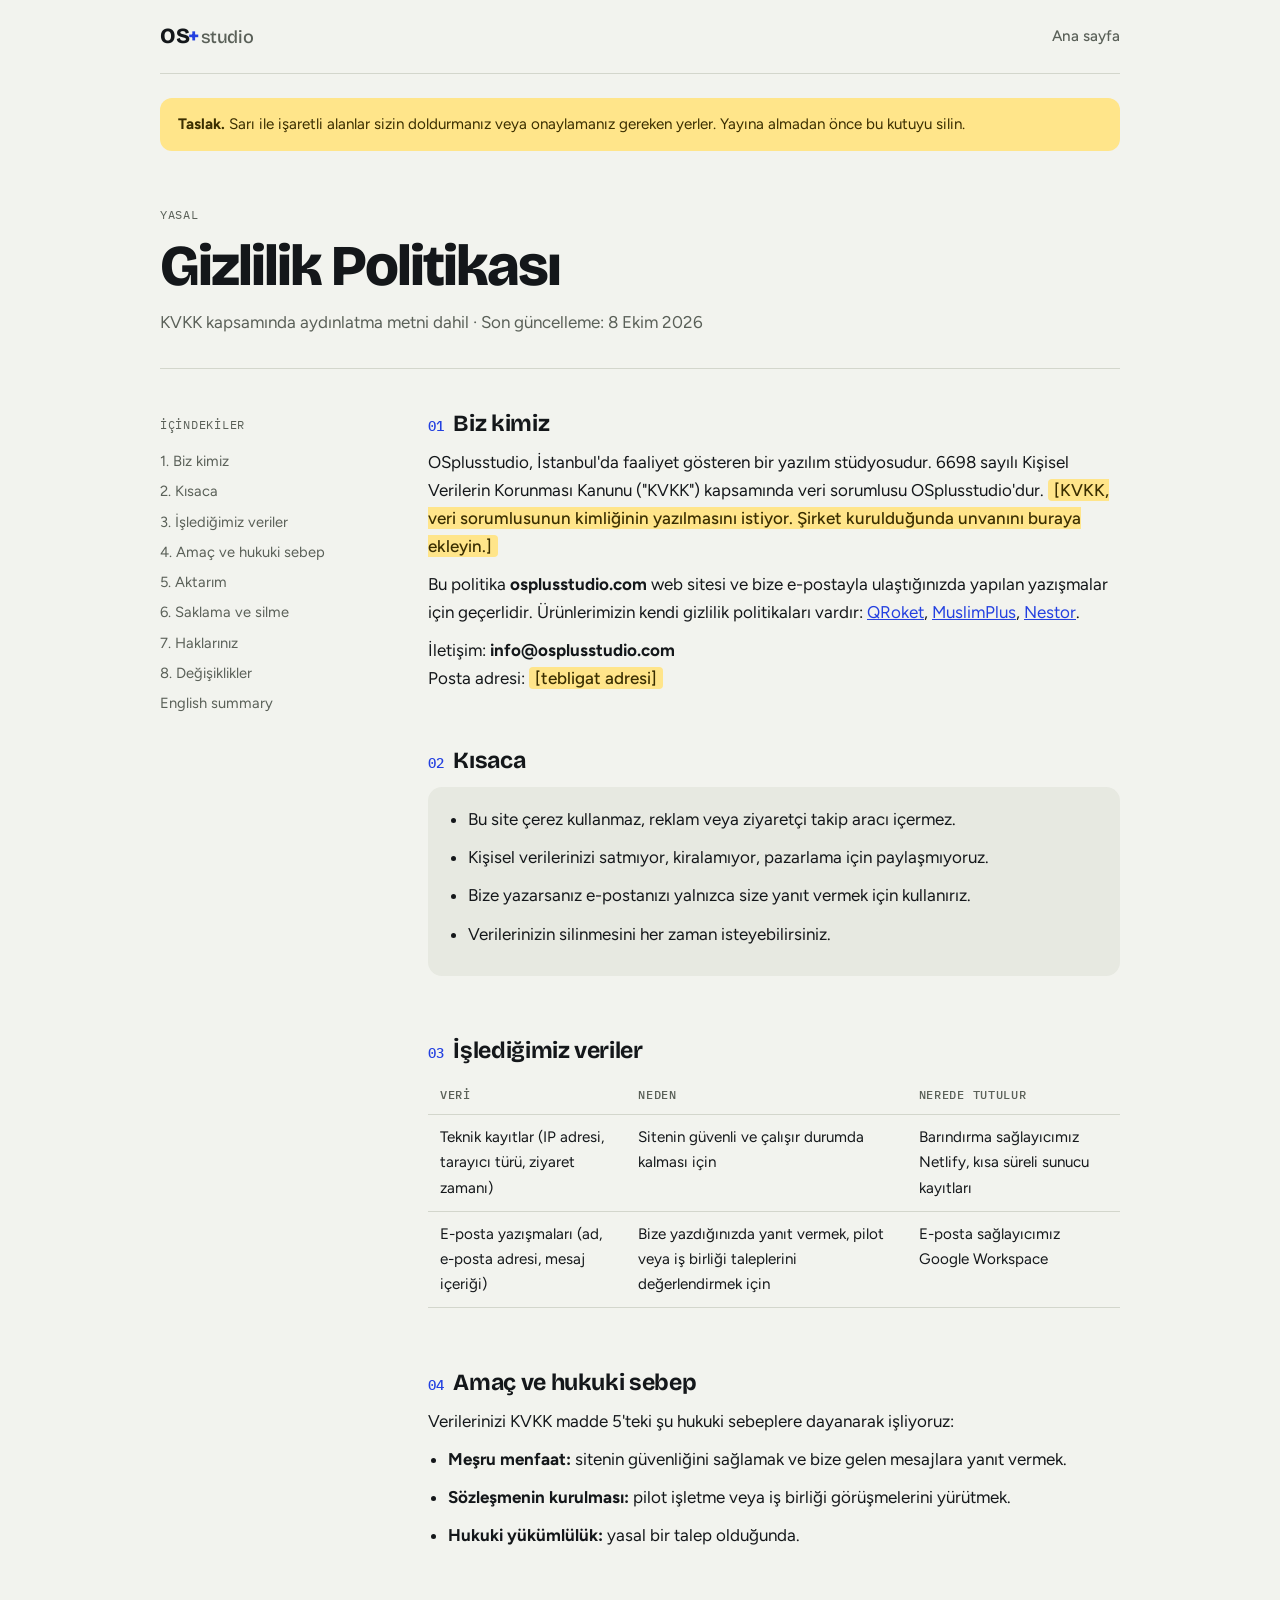
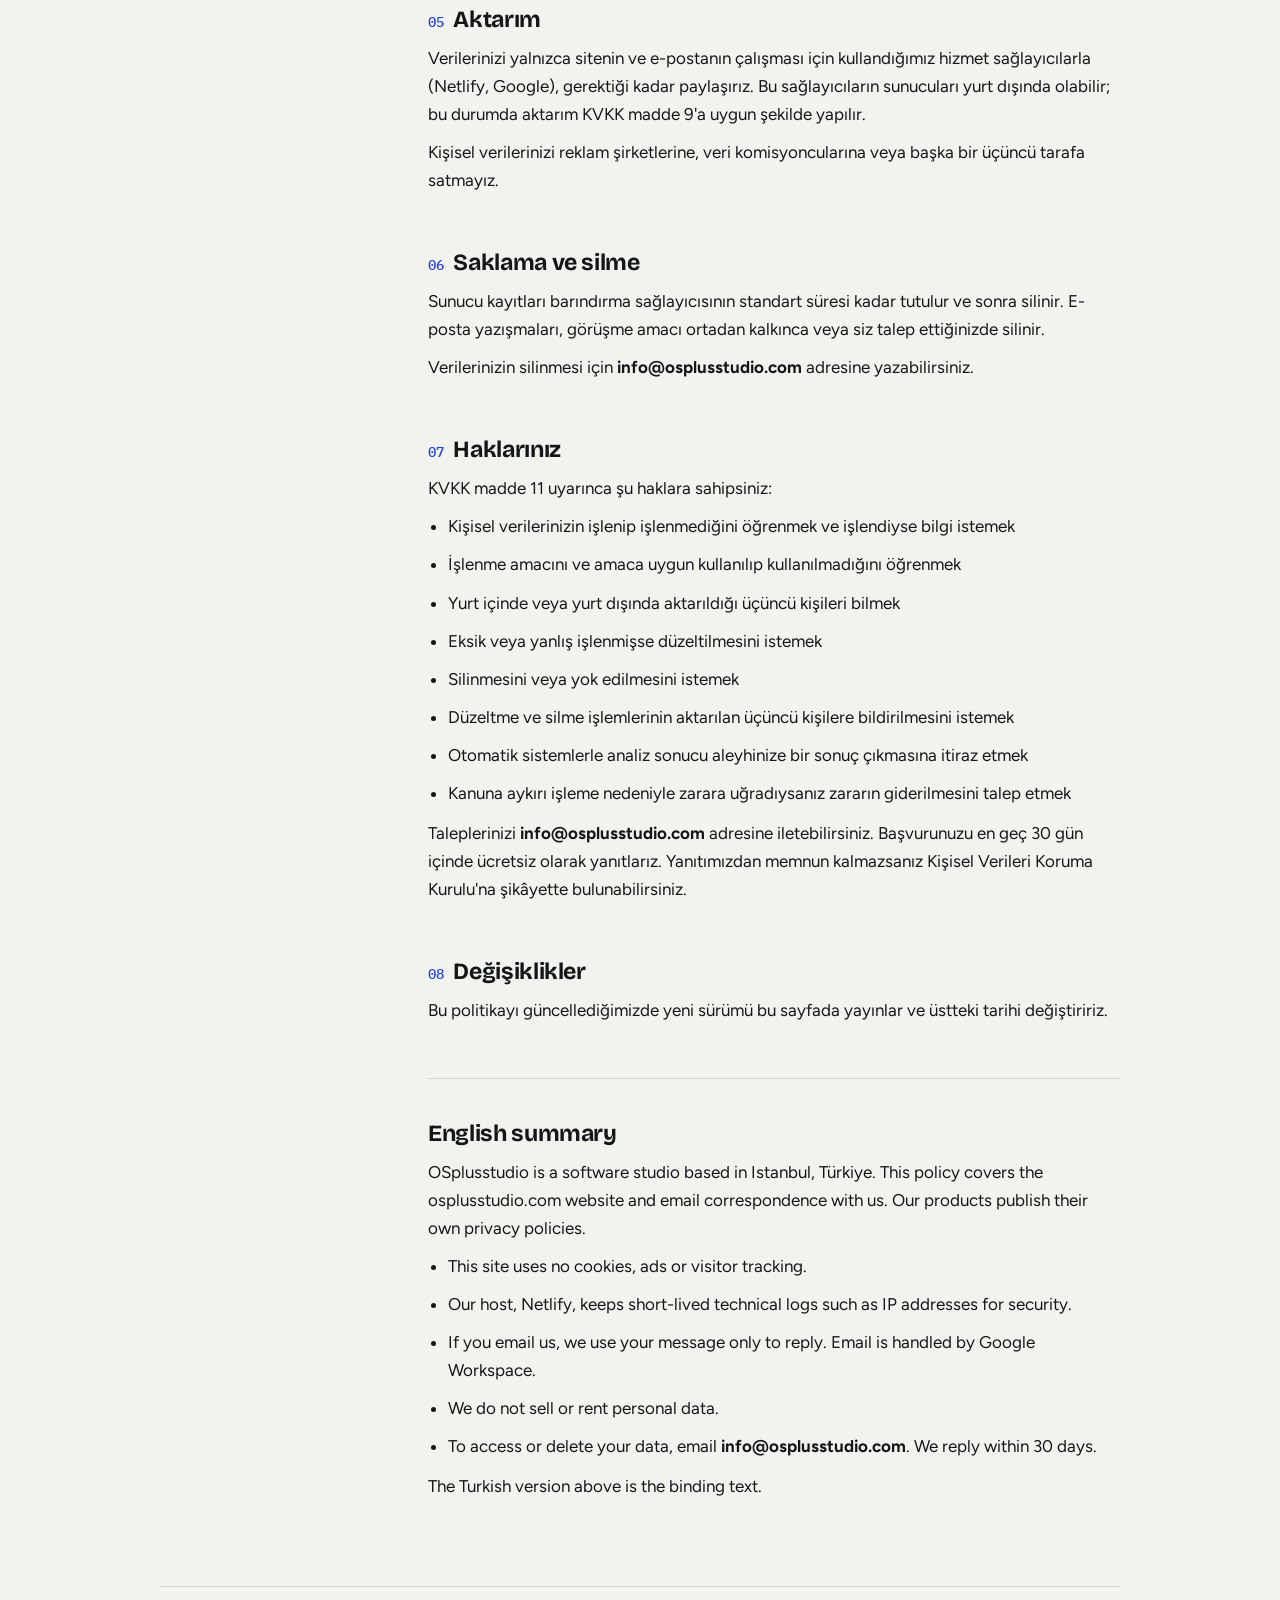
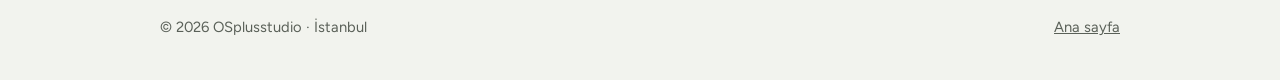
<file: gizlilik.html>
<!doctype html>
<html lang="tr">
<head>
<meta charset="utf-8">
<meta name="viewport" content="width=device-width, initial-scale=1, viewport-fit=cover">
<title>Gizlilik Politikası · OSplusstudio</title>
<meta name="description" content="osplusstudio.com web sitesi için gizlilik politikası ve KVKK aydınlatma metni.">
<link rel="preconnect" href="https://fonts.googleapis.com">
<link rel="preconnect" href="https://fonts.gstatic.com" crossorigin>
<link rel="stylesheet" href="https://fonts.googleapis.com/css2?family=Bricolage+Grotesque:opsz,wght@12..96,700;12..96,800&family=Figtree:wght@400;500;600&family=IBM+Plex+Mono:wght@400;500&display=swap">
<style>
/* Layout: okunabilir tek metin sütunu, solda sabit içindekiler (geniş ekranda) */
:root{
  --bg:#F2F3EE; --surface:#E7E9E1; --fg:#14171A; --muted:#5A6058;
  --line:#D3D6CC; --accent:#2340E0; --todo-bg:#FFE58A; --todo-fg:#3A2E00;
  --f-display:"Bricolage Grotesque", "Figtree", system-ui, sans-serif;
  --f-body:"Figtree", system-ui, -apple-system, "Segoe UI", sans-serif;
  --f-mono:"IBM Plex Mono", ui-monospace, "SFMono-Regular", Menlo, monospace;
  color-scheme:light;
}
@media (prefers-color-scheme: dark){
  :root:not([data-theme="light"]){
    --bg:#101311; --surface:#1A1E1B; --fg:#ECEEE8; --muted:#9BA197;
    --line:#2B302C; --accent:#8095FF; --todo-bg:#5A4A0C; --todo-fg:#FFE9A3; color-scheme:dark;
  }
}
:root[data-theme="dark"]{
  --bg:#101311; --surface:#1A1E1B; --fg:#ECEEE8; --muted:#9BA197;
  --line:#2B302C; --accent:#8095FF; --todo-bg:#5A4A0C; --todo-fg:#FFE9A3; color-scheme:dark;
}
*{box-sizing:border-box}
body{margin:0;background:var(--bg);color:var(--fg);font:400 1.0625rem/1.65 var(--f-body);-webkit-font-smoothing:antialiased}
a{color:var(--accent)}
:focus-visible{outline:2px solid var(--accent);outline-offset:3px;border-radius:4px}
.wrap{max-width:1040px;margin:0 auto;padding-inline:clamp(16px,4vw,40px)}
.mono{font-family:var(--f-mono);font-size:.78rem;letter-spacing:.06em;text-transform:uppercase;color:var(--muted)}
.plus{color:var(--accent)}
header.top{display:flex;justify-content:space-between;align-items:center;gap:16px;padding-block:24px;border-bottom:1px solid var(--line)}
.mark{font:800 1.35rem/1 var(--f-display);letter-spacing:-.02em;text-decoration:none;color:var(--fg)}
.mark small{font-weight:500;color:var(--muted);margin-left:2px}
header.top a.back{color:var(--muted);text-decoration:none;font-weight:500;font-size:.95rem}

.todo-banner{margin-top:24px;padding:14px 18px;border-radius:12px;background:var(--todo-bg);color:var(--todo-fg);font-size:.95rem}
.todo{background:var(--todo-bg);color:var(--todo-fg);padding:1px 6px;border-radius:4px;font-weight:500}

.title{padding-block:48px 32px}
.title h1{font:800 clamp(2.2rem,6vw,3.6rem)/1.02 var(--f-display);letter-spacing:-.035em;margin:10px 0 12px}
.title p{margin:0;color:var(--muted)}

.layout{display:grid;grid-template-columns:minmax(0,220px) minmax(0,1fr);gap:48px;padding-bottom:64px;border-top:1px solid var(--line);padding-top:40px}
.toc{position:sticky;top:calc(env(safe-area-inset-top,0px) + 24px);align-self:start}
.toc ol{list-style:none;padding:0;margin:12px 0 0;display:grid;gap:6px;font-size:.92rem}
.toc a{color:var(--muted);text-decoration:none}
.toc a:hover{color:var(--fg)}
article{max-width:68ch;min-width:0}
article section{padding-bottom:12px}
article h2{font:700 1.45rem/1.25 var(--f-display);letter-spacing:-.015em;margin:32px 0 10px;scroll-margin-top:24px;text-wrap:balance}
article section:first-child h2{margin-top:0}
article h2 .n{font-family:var(--f-mono);font-size:.85rem;color:var(--accent);margin-right:10px;font-weight:500}
article h3{font:600 1.05rem/1.4 var(--f-body);margin:18px 0 6px}
article p,article li{margin:0 0 10px}
article ul{padding-left:1.2em;margin:0 0 12px}
.callout{background:var(--surface);border-radius:14px;padding:18px 20px;margin:12px 0 16px}
.callout ul{margin:0}
.table-wrap{overflow-x:auto;margin:8px 0 16px}
table{border-collapse:collapse;width:100%;min-width:520px;font-size:.95rem}
th,td{text-align:left;vertical-align:top;padding:10px 12px;border-bottom:1px solid var(--line)}
th{font-family:var(--f-mono);font-size:.75rem;letter-spacing:.06em;text-transform:uppercase;color:var(--muted);font-weight:500}
.en{border-top:1px solid var(--line);margin-top:32px;padding-top:8px}
footer{border-top:1px solid var(--line);padding-block:28px 40px;display:flex;flex-wrap:wrap;justify-content:space-between;gap:12px;color:var(--muted);font-size:.92rem}
footer a{color:inherit}
@media (max-width:820px){
  .layout{grid-template-columns:minmax(0,1fr);gap:24px}
  .toc{position:static}
}
</style>
</head>
<body>
<div class="wrap">
  <header class="top">
    <a class="mark" href="index.html">OS<span class="plus">+</span><small>studio</small></a>
    <a class="back" href="index.html">Ana sayfa</a>
  </header>

  <!-- YAYINDAN ÖNCE: sarı alanları doldurun, sonra bu kutuyu ve tüm class="todo" işaretlerini kaldırın. -->
  <div class="todo-banner"><strong>Taslak.</strong> Sarı ile işaretli alanlar sizin doldurmanız veya onaylamanız gereken yerler. Yayına almadan önce bu kutuyu silin.</div>

  <div class="title">
    <span class="mono">Yasal</span>
    <h1>Gizlilik Politikası</h1>
    <p>KVKK kapsamında aydınlatma metni dahil · Son güncelleme: 8 Ekim 2026</p>
  </div>

  <div class="layout">
    <nav class="toc" aria-label="İçindekiler">
      <span class="mono">İçindekiler</span>
      <ol>
        <li><a href="#kimiz">1. Biz kimiz</a></li>
        <li><a href="#ozet">2. Kısaca</a></li>
        <li><a href="#veriler">3. İşlediğimiz veriler</a></li>
        <li><a href="#amac">4. Amaç ve hukuki sebep</a></li>
        <li><a href="#aktarim">5. Aktarım</a></li>
        <li><a href="#saklama">6. Saklama ve silme</a></li>
        <li><a href="#haklar">7. Haklarınız</a></li>
        <li><a href="#degisiklik">8. Değişiklikler</a></li>
        <li><a href="#english">English summary</a></li>
      </ol>
    </nav>

    <article>
      <section id="kimiz">
        <h2><span class="n">01</span>Biz kimiz</h2>
        <p>OSplusstudio, İstanbul'da faaliyet gösteren bir yazılım stüdyosudur. 6698 sayılı Kişisel Verilerin Korunması Kanunu ("KVKK") kapsamında veri sorumlusu OSplusstudio'dur. <span class="todo">[KVKK, veri sorumlusunun kimliğinin yazılmasını istiyor. Şirket kurulduğunda unvanını buraya ekleyin.]</span></p>
        <p>Bu politika <strong>osplusstudio.com</strong> web sitesi ve bize e-postayla ulaştığınızda yapılan yazışmalar için geçerlidir. Ürünlerimizin kendi gizlilik politikaları vardır: <a href="qrocket/gizlilik.html">QRoket</a>, <a href="muslimplus/gizlilik.html">MuslimPlus</a>, <a href="nestor/privacy.html">Nestor</a>.</p>
        <p>İletişim: <strong>info@osplusstudio.com</strong><br>Posta adresi: <span class="todo">[tebligat adresi]</span></p>
      </section>

      <section id="ozet">
        <h2><span class="n">02</span>Kısaca</h2>
        <div class="callout">
          <ul>
            <li>Bu site çerez kullanmaz, reklam veya ziyaretçi takip aracı içermez.</li>
            <li>Kişisel verilerinizi satmıyor, kiralamıyor, pazarlama için paylaşmıyoruz.</li>
            <li>Bize yazarsanız e-postanızı yalnızca size yanıt vermek için kullanırız.</li>
            <li>Verilerinizin silinmesini her zaman isteyebilirsiniz.</li>
          </ul>
        </div>
      </section>

      <section id="veriler">
        <h2><span class="n">03</span>İşlediğimiz veriler</h2>
        <div class="table-wrap">
          <table>
            <thead><tr><th>Veri</th><th>Neden</th><th>Nerede tutulur</th></tr></thead>
            <tbody>
              <tr><td>Teknik kayıtlar (IP adresi, tarayıcı türü, ziyaret zamanı)</td><td>Sitenin güvenli ve çalışır durumda kalması için</td><td>Barındırma sağlayıcımız Netlify, kısa süreli sunucu kayıtları</td></tr>
              <tr><td>E-posta yazışmaları (ad, e-posta adresi, mesaj içeriği)</td><td>Bize yazdığınızda yanıt vermek, pilot veya iş birliği taleplerini değerlendirmek için</td><td>E-posta sağlayıcımız Google Workspace</td></tr>
            </tbody>
          </table>
        </div>
      </section>

      <section id="amac">
        <h2><span class="n">04</span>Amaç ve hukuki sebep</h2>
        <p>Verilerinizi KVKK madde 5'teki şu hukuki sebeplere dayanarak işliyoruz:</p>
        <ul>
          <li><strong>Meşru menfaat:</strong> sitenin güvenliğini sağlamak ve bize gelen mesajlara yanıt vermek.</li>
          <li><strong>Sözleşmenin kurulması:</strong> pilot işletme veya iş birliği görüşmelerini yürütmek.</li>
          <li><strong>Hukuki yükümlülük:</strong> yasal bir talep olduğunda.</li>
        </ul>
      </section>

      <section id="aktarim">
        <h2><span class="n">05</span>Aktarım</h2>
        <p>Verilerinizi yalnızca sitenin ve e-postanın çalışması için kullandığımız hizmet sağlayıcılarla (Netlify, Google), gerektiği kadar paylaşırız. Bu sağlayıcıların sunucuları yurt dışında olabilir; bu durumda aktarım KVKK madde 9'a uygun şekilde yapılır.</p>
        <p>Kişisel verilerinizi reklam şirketlerine, veri komisyoncularına veya başka bir üçüncü tarafa satmayız.</p>
      </section>

      <section id="saklama">
        <h2><span class="n">06</span>Saklama ve silme</h2>
        <p>Sunucu kayıtları barındırma sağlayıcısının standart süresi kadar tutulur ve sonra silinir. E-posta yazışmaları, görüşme amacı ortadan kalkınca veya siz talep ettiğinizde silinir.</p>
        <p>Verilerinizin silinmesi için <strong>info@osplusstudio.com</strong> adresine yazabilirsiniz.</p>
      </section>

      <section id="haklar">
        <h2><span class="n">07</span>Haklarınız</h2>
        <p>KVKK madde 11 uyarınca şu haklara sahipsiniz:</p>
        <ul>
          <li>Kişisel verilerinizin işlenip işlenmediğini öğrenmek ve işlendiyse bilgi istemek</li>
          <li>İşlenme amacını ve amaca uygun kullanılıp kullanılmadığını öğrenmek</li>
          <li>Yurt içinde veya yurt dışında aktarıldığı üçüncü kişileri bilmek</li>
          <li>Eksik veya yanlış işlenmişse düzeltilmesini istemek</li>
          <li>Silinmesini veya yok edilmesini istemek</li>
          <li>Düzeltme ve silme işlemlerinin aktarılan üçüncü kişilere bildirilmesini istemek</li>
          <li>Otomatik sistemlerle analiz sonucu aleyhinize bir sonuç çıkmasına itiraz etmek</li>
          <li>Kanuna aykırı işleme nedeniyle zarara uğradıysanız zararın giderilmesini talep etmek</li>
        </ul>
        <p>Taleplerinizi <strong>info@osplusstudio.com</strong> adresine iletebilirsiniz. Başvurunuzu en geç 30 gün içinde ücretsiz olarak yanıtlarız. Yanıtımızdan memnun kalmazsanız Kişisel Verileri Koruma Kurulu'na şikâyette bulunabilirsiniz.</p>
      </section>

      <section id="degisiklik">
        <h2><span class="n">08</span>Değişiklikler</h2>
        <p>Bu politikayı güncellediğimizde yeni sürümü bu sayfada yayınlar ve üstteki tarihi değiştiririz.</p>
      </section>

      <section id="english" class="en" lang="en">
        <h2>English summary</h2>
        <p>OSplusstudio is a software studio based in Istanbul, Türkiye. This policy covers the osplusstudio.com website and email correspondence with us. Our products publish their own privacy policies.</p>
        <ul>
          <li>This site uses no cookies, ads or visitor tracking.</li>
          <li>Our host, Netlify, keeps short-lived technical logs such as IP addresses for security.</li>
          <li>If you email us, we use your message only to reply. Email is handled by Google Workspace.</li>
          <li>We do not sell or rent personal data.</li>
          <li>To access or delete your data, email <strong>info@osplusstudio.com</strong>. We reply within 30 days.</li>
        </ul>
        <p>The Turkish version above is the binding text.</p>
      </section>
    </article>
  </div>

  <footer>
    <span>© 2026 OSplusstudio · İstanbul</span>
    <a href="index.html">Ana sayfa</a>
  </footer>
</div>
</body>
</html>
</file>
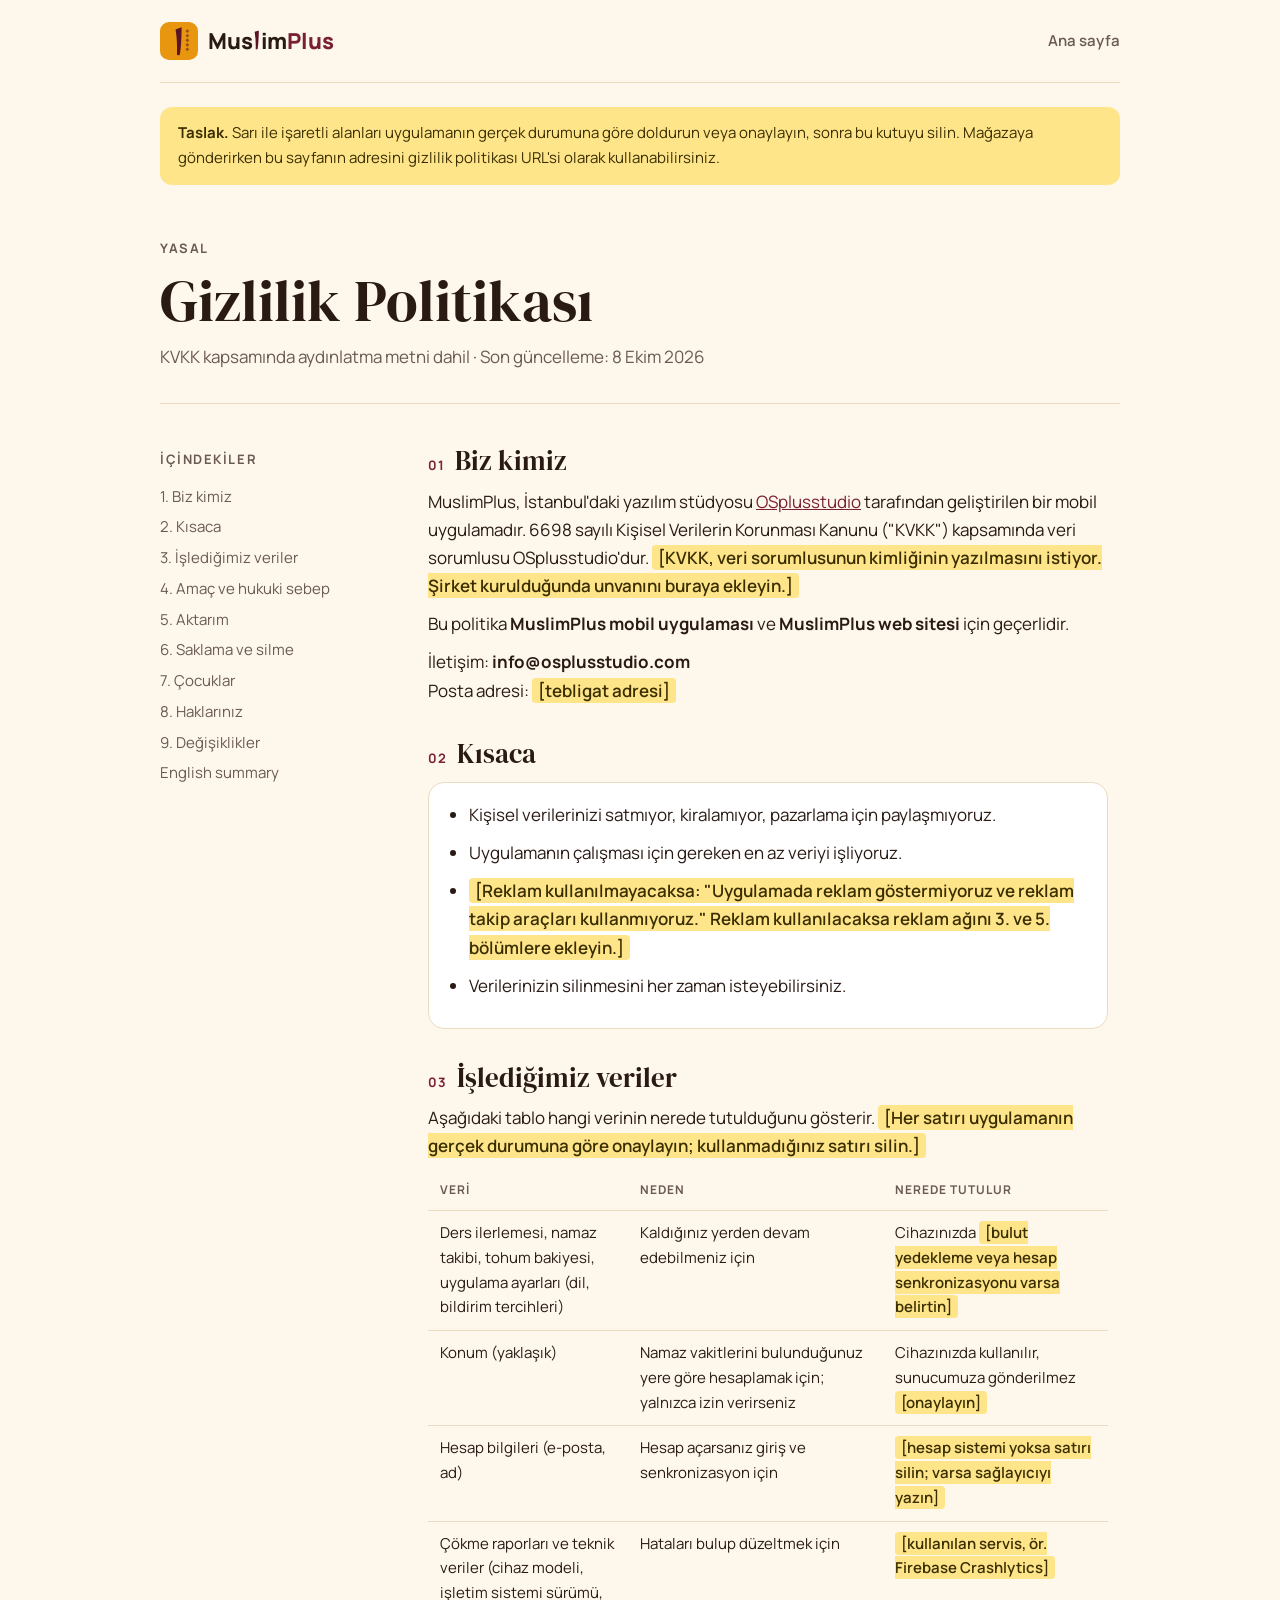
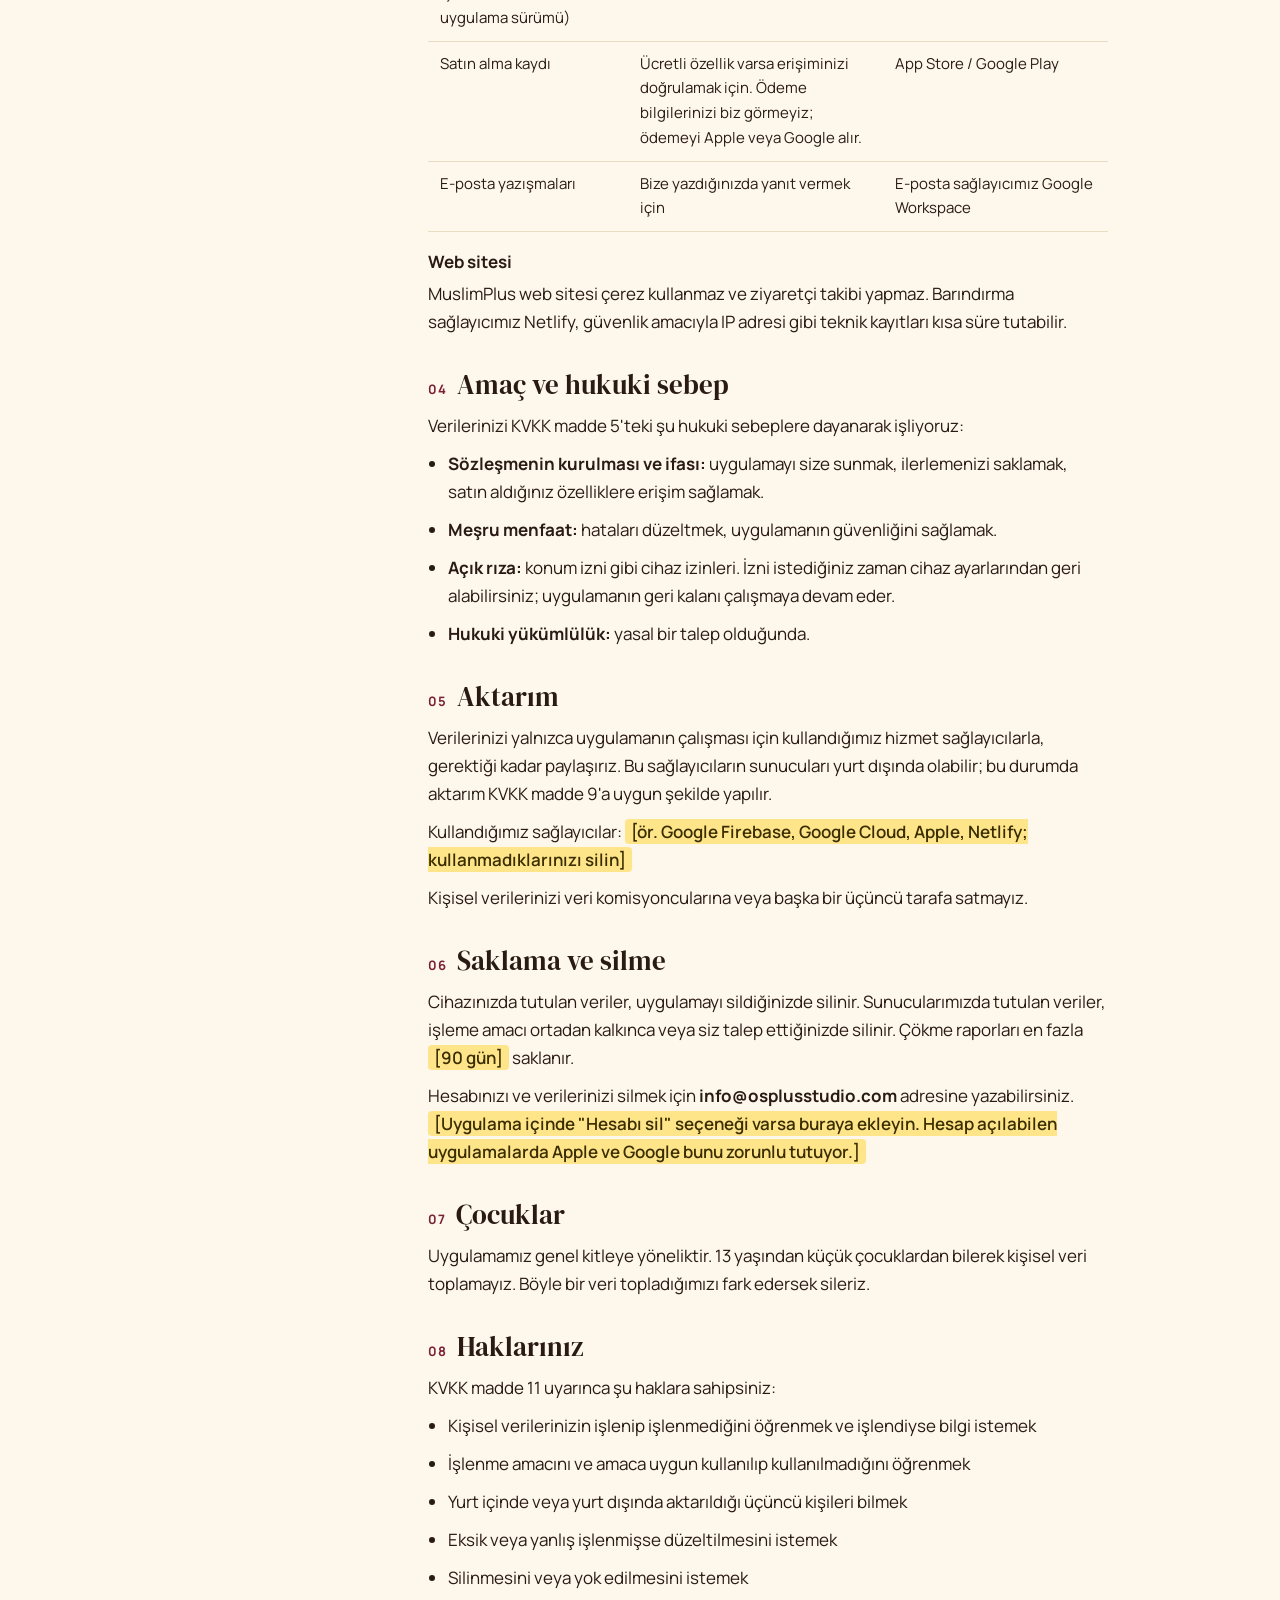
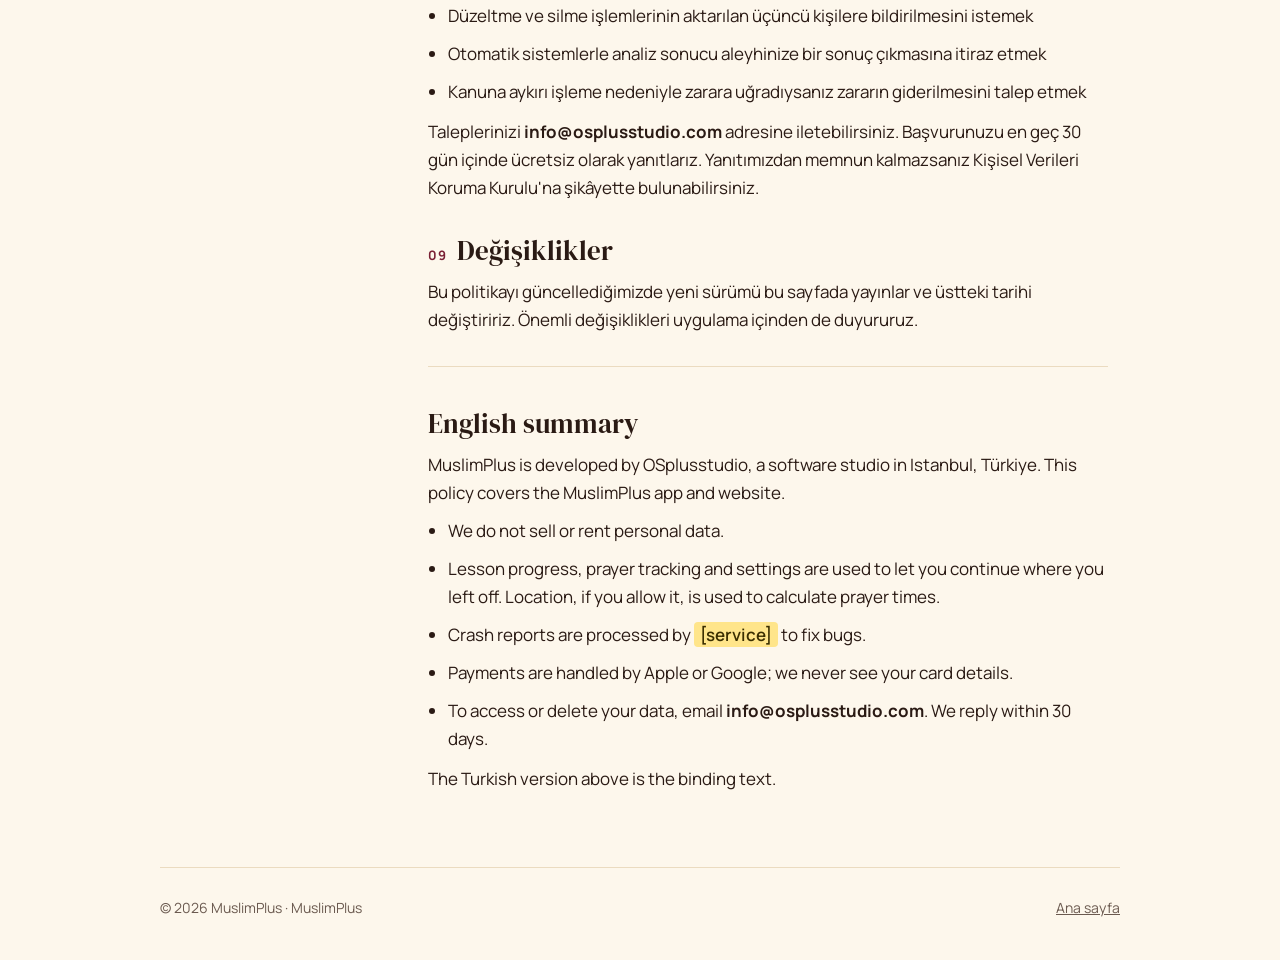
<file: muslimplus/gizlilik.html>
<!doctype html>
<html lang="tr">
<head>
<meta charset="utf-8">
<meta name="viewport" content="width=device-width, initial-scale=1, viewport-fit=cover">
<title>Gizlilik Politikası · MuslimPlus</title>
<meta name="description" content="MuslimPlus uygulaması ve web sitesi için gizlilik politikası ve KVKK aydınlatma metni.">
<link rel="icon" href="data:image/svg+xml,%3Csvg xmlns='http://www.w3.org/2000/svg' viewBox='0 0 100 100'%3E%3Crect width='100' height='100' rx='24' fill='%23E8960F'/%3E%3Cpath d='M41 20 57 14C56.4 41 55.6 65 52.6 83.5 51.8 88 46.4 89 44.6 85.6 45.6 64 44.6 42 41 20Z' fill='%235A1424'/%3E%3C/svg%3E">
<link rel="preconnect" href="https://fonts.googleapis.com">
<link rel="preconnect" href="https://fonts.gstatic.com" crossorigin>
<link rel="stylesheet" href="https://fonts.googleapis.com/css2?family=DM+Serif+Display&family=Manrope:wght@400;500;600;700;800&display=swap">
<style>
:root{
  --bg:#FDF7EC; --surface:#FFFFFF; --fg:#2A1A14; --muted:#6B5A50; --line:#EBDBC0;
  --green:#5A1424; --green-2:#7A2034; --todo-bg:#FFE58A; --todo-fg:#3A2E00;
  --f-display:"DM Serif Display",Georgia,serif; --f-body:"Manrope",system-ui,sans-serif;
  color-scheme:light;
}
@media (prefers-color-scheme: dark){
  :root:not([data-theme="light"]){--bg:#1A0E0C;--surface:#2A1814;--fg:#F6EBDD;--muted:#C2AB9C;--line:#3A2420;--green:#7A2034;--green-2:#E8960F;--todo-bg:#5A4A0C;--todo-fg:#FFE9A3;color-scheme:dark}
}
:root[data-theme="dark"]{--bg:#1A0E0C;--surface:#2A1814;--fg:#F6EBDD;--muted:#C2AB9C;--line:#3A2420;--green:#7A2034;--green-2:#E8960F;--todo-bg:#5A4A0C;--todo-fg:#FFE9A3;color-scheme:dark}
*{box-sizing:border-box}
body{margin:0;background:var(--bg);color:var(--fg);font:400 17px/1.65 var(--f-body);-webkit-font-smoothing:antialiased}
a{color:var(--green-2)}
:focus-visible{outline:2px solid var(--green-2);outline-offset:3px;border-radius:4px}
.wrap{max-width:1040px;margin:0 auto;padding-inline:clamp(16px,4vw,40px)}
.eyebrow{font-size:13px;font-weight:700;letter-spacing:.12em;text-transform:uppercase;color:var(--muted)}
.nav{display:flex;justify-content:space-between;align-items:center;gap:16px;padding-block:22px;border-bottom:1px solid var(--line)}
.logo{display:flex;align-items:center;gap:10px;text-decoration:none;font:800 21px/1 var(--f-body);color:var(--fg)}
.logo-mark{width:38px;height:38px;display:block;flex:none}
.logo-mark svg{width:100%;height:100%;display:block}
.word{display:inline-flex;align-items:baseline;font:800 22px/1 var(--f-body);letter-spacing:-.01em;color:var(--fg)}
.word .alif{width:.34em;height:.9em;color:var(--green);margin:0 .02em;align-self:baseline;transform:translateY(.02em)}
.word .pl{color:var(--green-2)}
.back{color:var(--muted);text-decoration:none;font-weight:600;font-size:15px}
.todo-banner{margin-top:24px;padding:14px 18px;border-radius:12px;background:var(--todo-bg);color:var(--todo-fg);font-size:15px}
.todo{background:var(--todo-bg);color:var(--todo-fg);padding:1px 6px;border-radius:4px;font-weight:600}
.title{padding-block:48px 32px}
.title h1{font:400 clamp(38px,6vw,58px)/1.05 var(--f-display);margin:10px 0 12px}
.title p{margin:0;color:var(--muted)}
.layout{display:grid;grid-template-columns:minmax(0,220px) minmax(0,1fr);gap:48px;padding-block:40px 64px;border-top:1px solid var(--line)}
.toc{position:sticky;top:24px;align-self:start}
.toc ol{list-style:none;padding:0;margin:12px 0 0;display:grid;gap:6px;font-size:15px}
.toc a{color:var(--muted);text-decoration:none}
.toc a:hover{color:var(--fg)}
article{max-width:68ch;min-width:0}
article h2{font:400 27px/1.25 var(--f-display);margin:32px 0 10px;scroll-margin-top:24px}
article section:first-child h2{margin-top:0}
article h2 .n{font:700 13px/1 var(--f-body);color:var(--green-2);margin-right:10px;letter-spacing:.06em}
article h3{font:700 17px/1.4 var(--f-body);margin:18px 0 6px}
article p,article li{margin:0 0 10px}
article ul{padding-left:1.2em;margin:0 0 12px}
.callout{background:var(--surface);border:1px solid var(--line);border-radius:16px;padding:18px 20px;margin:12px 0 16px}
.callout ul{margin:0}
.table-wrap{overflow-x:auto;margin:8px 0 16px}
table{border-collapse:collapse;width:100%;min-width:520px;font-size:15px}
th,td{text-align:left;vertical-align:top;padding:10px 12px;border-bottom:1px solid var(--line)}
th{font-size:12px;letter-spacing:.08em;text-transform:uppercase;color:var(--muted);font-weight:700}
.en{border-top:1px solid var(--line);margin-top:32px;padding-top:8px}
footer{border-top:1px solid var(--line);padding-block:28px 40px;display:flex;flex-wrap:wrap;justify-content:space-between;gap:12px;color:var(--muted);font-size:14px}
footer a{color:inherit}
@media (max-width:820px){.layout{grid-template-columns:minmax(0,1fr);gap:24px}.toc{position:static}}
</style>
</head>
<body>
<div class="wrap">
  <header class="nav">
    <a class="logo" href="index.html" aria-label="MuslimPlus ana sayfa">
      <span class="logo-mark"><svg viewBox="0 0 100 100" aria-hidden="true"><rect width="100" height="100" rx="24" fill="#E8960F"/><path d="M41 20 57 14C56.4 41 55.6 65 52.6 83.5 51.8 88 46.4 89 44.6 85.6 45.6 64 44.6 42 41 20Z" fill="#5A1424"/><g fill="#5A1424" fill-opacity=".55"><path d="M72 19l5 5-5 5-5-5z"/><path d="M72 31l5 5-5 5-5-5z"/><path d="M72 43l5 5-5 5-5-5z"/><path d="M72 55l5 5-5 5-5-5z"/><path d="M72 67l5 5-5 5-5-5z"/></g></svg></span><span class="word" aria-label="MuslimPlus">Mus<svg class="alif" viewBox="0 0 20 70" aria-hidden="true"><path d="M2.5 5 17.5 0C16.9 24 16.1 46 13.4 63.8 12.8 68.2 7.8 69.2 6.3 66 7 46 6 26 2.5 5Z" fill="currentColor"/></svg>im<span class="pl">Plus</span></span>
    </a>
    <a class="back" href="index.html">Ana sayfa</a>
  </header>

  <div class="todo-banner"><strong>Taslak.</strong> Sarı ile işaretli alanları uygulamanın gerçek durumuna göre doldurun veya onaylayın, sonra bu kutuyu silin. Mağazaya gönderirken bu sayfanın adresini gizlilik politikası URL'si olarak kullanabilirsiniz.</div>

  <div class="title">
    <span class="eyebrow">Yasal</span>
    <h1>Gizlilik Politikası</h1>
    <p>KVKK kapsamında aydınlatma metni dahil · Son güncelleme: 8 Ekim 2026</p>
  </div>

  <div class="layout">
    <nav class="toc" aria-label="İçindekiler">
      <span class="eyebrow">İçindekiler</span>
      <ol>
        <li><a href="#kimiz">1. Biz kimiz</a></li>
        <li><a href="#ozet">2. Kısaca</a></li>
        <li><a href="#veriler">3. İşlediğimiz veriler</a></li>
        <li><a href="#amac">4. Amaç ve hukuki sebep</a></li>
        <li><a href="#aktarim">5. Aktarım</a></li>
        <li><a href="#saklama">6. Saklama ve silme</a></li>
        <li><a href="#cocuk">7. Çocuklar</a></li>
        <li><a href="#haklar">8. Haklarınız</a></li>
        <li><a href="#degisiklik">9. Değişiklikler</a></li>
        <li><a href="#english">English summary</a></li>
      </ol>
    </nav>

    <article>
      <section id="kimiz">
        <h2><span class="n">01</span>Biz kimiz</h2>
        <p>MuslimPlus, İstanbul'daki yazılım stüdyosu <a href="../index.html">OSplusstudio</a> tarafından geliştirilen bir mobil uygulamadır. 6698 sayılı Kişisel Verilerin Korunması Kanunu ("KVKK") kapsamında veri sorumlusu OSplusstudio'dur. <span class="todo">[KVKK, veri sorumlusunun kimliğinin yazılmasını istiyor. Şirket kurulduğunda unvanını buraya ekleyin.]</span></p>
        <p>Bu politika <strong>MuslimPlus mobil uygulaması</strong> ve <strong>MuslimPlus web sitesi</strong> için geçerlidir.</p>
        <p>İletişim: <strong>info@osplusstudio.com</strong><br>Posta adresi: <span class="todo">[tebligat adresi]</span></p>
      </section>

      <section id="ozet">
        <h2><span class="n">02</span>Kısaca</h2>
        <div class="callout">
          <ul>
            <li>Kişisel verilerinizi satmıyor, kiralamıyor, pazarlama için paylaşmıyoruz.</li>
            <li>Uygulamanın çalışması için gereken en az veriyi işliyoruz.</li>
            <li><span class="todo">[Reklam kullanılmayacaksa: "Uygulamada reklam göstermiyoruz ve reklam takip araçları kullanmıyoruz." Reklam kullanılacaksa reklam ağını 3. ve 5. bölümlere ekleyin.]</span></li>
            <li>Verilerinizin silinmesini her zaman isteyebilirsiniz.</li>
          </ul>
        </div>
      </section>

      <section id="veriler">
        <h2><span class="n">03</span>İşlediğimiz veriler</h2>
        <p>Aşağıdaki tablo hangi verinin nerede tutulduğunu gösterir. <span class="todo">[Her satırı uygulamanın gerçek durumuna göre onaylayın; kullanmadığınız satırı silin.]</span></p>
        <div class="table-wrap">
          <table>
            <thead><tr><th>Veri</th><th>Neden</th><th>Nerede tutulur</th></tr></thead>
            <tbody>
              <tr><td>Ders ilerlemesi, namaz takibi, tohum bakiyesi, uygulama ayarları (dil, bildirim tercihleri)</td><td>Kaldığınız yerden devam edebilmeniz için</td><td>Cihazınızda <span class="todo">[bulut yedekleme veya hesap senkronizasyonu varsa belirtin]</span></td></tr>
              <tr><td>Konum (yaklaşık)</td><td>Namaz vakitlerini bulunduğunuz yere göre hesaplamak için; yalnızca izin verirseniz</td><td>Cihazınızda kullanılır, sunucumuza gönderilmez <span class="todo">[onaylayın]</span></td></tr>
              <tr><td>Hesap bilgileri (e-posta, ad)</td><td>Hesap açarsanız giriş ve senkronizasyon için</td><td><span class="todo">[hesap sistemi yoksa satırı silin; varsa sağlayıcıyı yazın]</span></td></tr>
              <tr><td>Çökme raporları ve teknik veriler (cihaz modeli, işletim sistemi sürümü, uygulama sürümü)</td><td>Hataları bulup düzeltmek için</td><td><span class="todo">[kullanılan servis, ör. Firebase Crashlytics]</span></td></tr>
              <tr><td>Satın alma kaydı</td><td>Ücretli özellik varsa erişiminizi doğrulamak için. Ödeme bilgilerinizi biz görmeyiz; ödemeyi Apple veya Google alır.</td><td>App Store / Google Play</td></tr>
              <tr><td>E-posta yazışmaları</td><td>Bize yazdığınızda yanıt vermek için</td><td>E-posta sağlayıcımız Google Workspace</td></tr>
            </tbody>
          </table>
        </div>
        <h3>Web sitesi</h3>
        <p>MuslimPlus web sitesi çerez kullanmaz ve ziyaretçi takibi yapmaz. Barındırma sağlayıcımız Netlify, güvenlik amacıyla IP adresi gibi teknik kayıtları kısa süre tutabilir.</p>
      </section>

      <section id="amac">
        <h2><span class="n">04</span>Amaç ve hukuki sebep</h2>
        <p>Verilerinizi KVKK madde 5'teki şu hukuki sebeplere dayanarak işliyoruz:</p>
        <ul>
          <li><strong>Sözleşmenin kurulması ve ifası:</strong> uygulamayı size sunmak, ilerlemenizi saklamak, satın aldığınız özelliklere erişim sağlamak.</li>
          <li><strong>Meşru menfaat:</strong> hataları düzeltmek, uygulamanın güvenliğini sağlamak.</li>
          <li><strong>Açık rıza:</strong> konum izni gibi cihaz izinleri. İzni istediğiniz zaman cihaz ayarlarından geri alabilirsiniz; uygulamanın geri kalanı çalışmaya devam eder.</li>
          <li><strong>Hukuki yükümlülük:</strong> yasal bir talep olduğunda.</li>
        </ul>
      </section>

      <section id="aktarim">
        <h2><span class="n">05</span>Aktarım</h2>
        <p>Verilerinizi yalnızca uygulamanın çalışması için kullandığımız hizmet sağlayıcılarla, gerektiği kadar paylaşırız. Bu sağlayıcıların sunucuları yurt dışında olabilir; bu durumda aktarım KVKK madde 9'a uygun şekilde yapılır.</p>
        <p>Kullandığımız sağlayıcılar: <span class="todo">[ör. Google Firebase, Google Cloud, Apple, Netlify; kullanmadıklarınızı silin]</span></p>
        <p>Kişisel verilerinizi veri komisyoncularına veya başka bir üçüncü tarafa satmayız.</p>
      </section>

      <section id="saklama">
        <h2><span class="n">06</span>Saklama ve silme</h2>
        <p>Cihazınızda tutulan veriler, uygulamayı sildiğinizde silinir. Sunucularımızda tutulan veriler, işleme amacı ortadan kalkınca veya siz talep ettiğinizde silinir. Çökme raporları en fazla <span class="todo">[90 gün]</span> saklanır.</p>
        <p>Hesabınızı ve verilerinizi silmek için <strong>info@osplusstudio.com</strong> adresine yazabilirsiniz. <span class="todo">[Uygulama içinde "Hesabı sil" seçeneği varsa buraya ekleyin. Hesap açılabilen uygulamalarda Apple ve Google bunu zorunlu tutuyor.]</span></p>
      </section>

      <section id="cocuk">
        <h2><span class="n">07</span>Çocuklar</h2>
        <p>Uygulamamız genel kitleye yöneliktir. 13 yaşından küçük çocuklardan bilerek kişisel veri toplamayız. Böyle bir veri topladığımızı fark edersek sileriz.</p>
      </section>

      <section id="haklar">
        <h2><span class="n">08</span>Haklarınız</h2>
        <p>KVKK madde 11 uyarınca şu haklara sahipsiniz:</p>
        <ul>
          <li>Kişisel verilerinizin işlenip işlenmediğini öğrenmek ve işlendiyse bilgi istemek</li>
          <li>İşlenme amacını ve amaca uygun kullanılıp kullanılmadığını öğrenmek</li>
          <li>Yurt içinde veya yurt dışında aktarıldığı üçüncü kişileri bilmek</li>
          <li>Eksik veya yanlış işlenmişse düzeltilmesini istemek</li>
          <li>Silinmesini veya yok edilmesini istemek</li>
          <li>Düzeltme ve silme işlemlerinin aktarılan üçüncü kişilere bildirilmesini istemek</li>
          <li>Otomatik sistemlerle analiz sonucu aleyhinize bir sonuç çıkmasına itiraz etmek</li>
          <li>Kanuna aykırı işleme nedeniyle zarara uğradıysanız zararın giderilmesini talep etmek</li>
        </ul>
        <p>Taleplerinizi <strong>info@osplusstudio.com</strong> adresine iletebilirsiniz. Başvurunuzu en geç 30 gün içinde ücretsiz olarak yanıtlarız. Yanıtımızdan memnun kalmazsanız Kişisel Verileri Koruma Kurulu'na şikâyette bulunabilirsiniz.</p>
      </section>

      <section id="degisiklik">
        <h2><span class="n">09</span>Değişiklikler</h2>
        <p>Bu politikayı güncellediğimizde yeni sürümü bu sayfada yayınlar ve üstteki tarihi değiştiririz. Önemli değişiklikleri uygulama içinden de duyururuz.</p>
      </section>

      <section id="english" class="en" lang="en">
        <h2>English summary</h2>
        <p>MuslimPlus is developed by OSplusstudio, a software studio in Istanbul, Türkiye. This policy covers the MuslimPlus app and website.</p>
        <ul>
          <li>We do not sell or rent personal data.</li>
          <li>Lesson progress, prayer tracking and settings are used to let you continue where you left off. Location, if you allow it, is used to calculate prayer times.</li>
          <li>Crash reports are processed by <span class="todo">[service]</span> to fix bugs.</li>
          <li>Payments are handled by Apple or Google; we never see your card details.</li>
          <li>To access or delete your data, email <strong>info@osplusstudio.com</strong>. We reply within 30 days.</li>
        </ul>
        <p>The Turkish version above is the binding text.</p>
      </section>
    </article>
  </div>

  <footer>
    <span>© 2026 MuslimPlus · MuslimPlus</span>
    <a href="index.html">Ana sayfa</a>
  </footer>
</div>
</body>
</html>
</file>
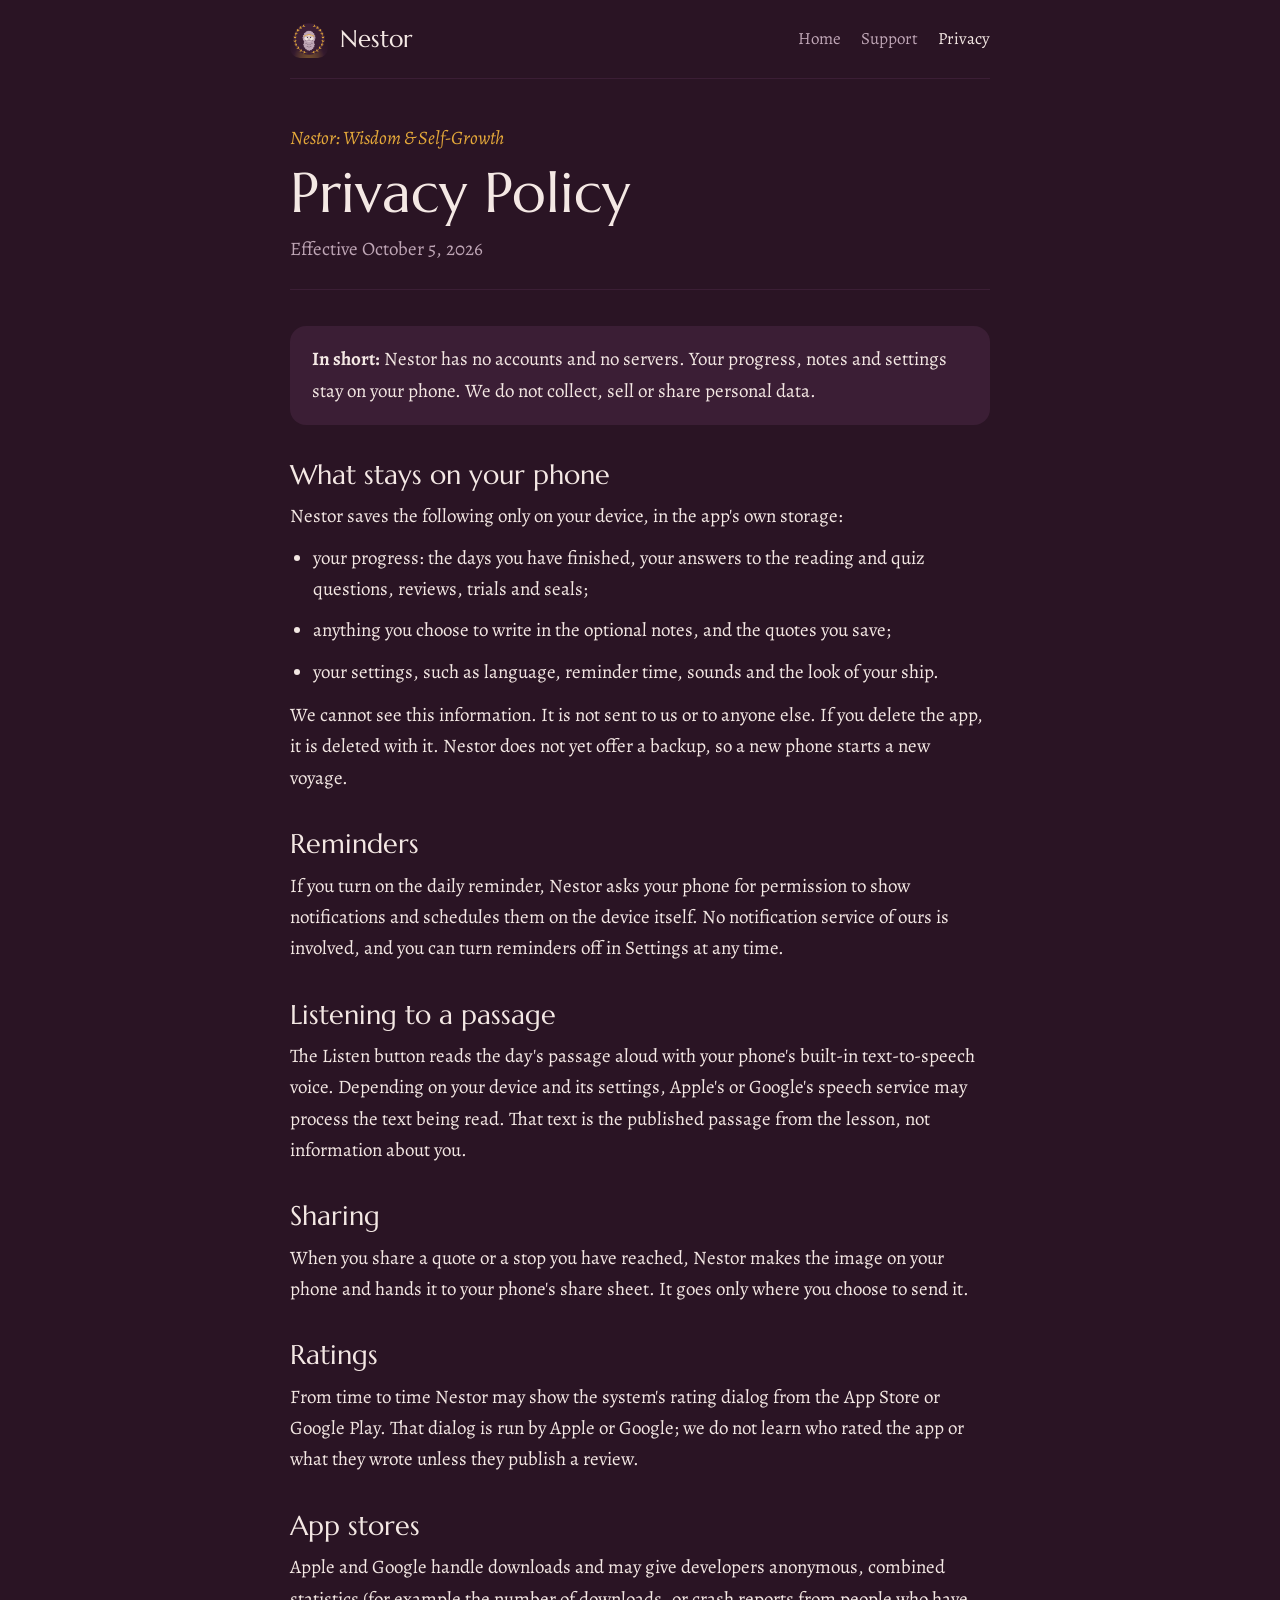
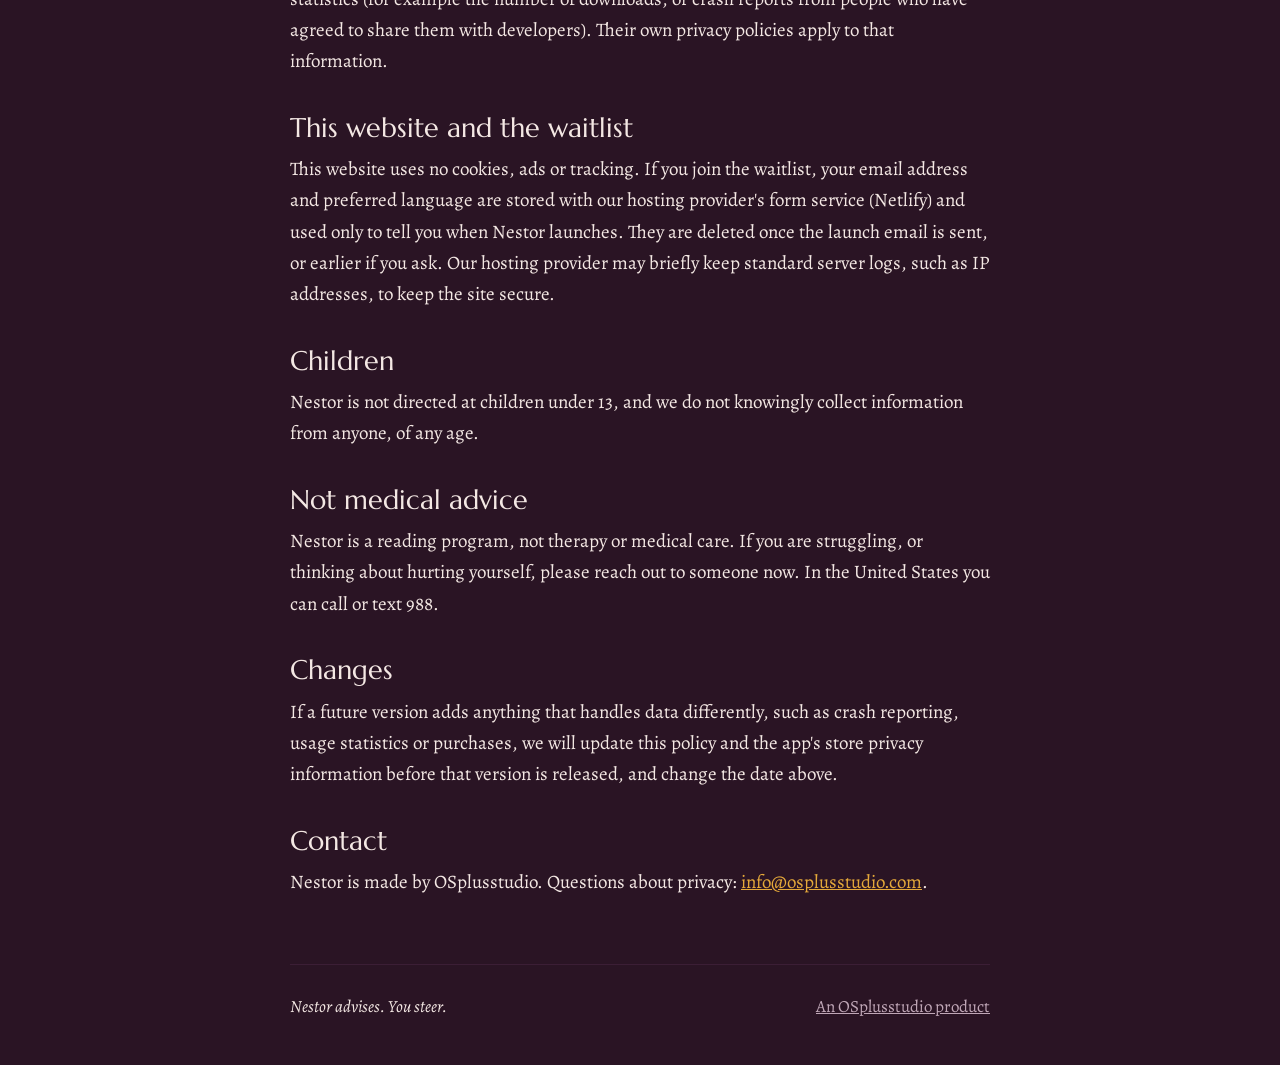
<file: nestor/privacy.html>
<!doctype html>
<html lang="en">
<head>
<meta charset="utf-8">
<meta name="viewport" content="width=device-width, initial-scale=1, viewport-fit=cover">
<title>Privacy Policy · Nestor</title>
<meta name="description" content="Privacy Policy for Nestor: Wisdom & Self-Growth and its website.">
<link rel="icon" href="img/favicon.png">
<link rel="preconnect" href="https://fonts.googleapis.com">
<link rel="preconnect" href="https://fonts.gstatic.com" crossorigin>
<link rel="stylesheet" href="https://fonts.googleapis.com/css2?family=Alegreya:ital,wght@0,400;0,700;1,400&family=Marcellus&display=swap">
<link rel="stylesheet" href="legal.css">
</head>
<body>
<div class="wrap">
  <header class="nav">
    <a class="brand" href="index.html"><img src="img/icon.png" alt="" width="38" height="38">Nestor</a>
    <nav aria-label="Site"><a href="index.html">Home</a><a href="support.html">Support</a><a href="privacy.html" aria-current="page">Privacy</a></nav>
  </header>

  <div class="title">
    <p class="kicker">Nestor: Wisdom &amp; Self-Growth</p>
    <h1>Privacy Policy</h1>
    <p class="sub">Effective October 5, 2026</p>
  </div>
  <article>
    <div class="box"><p><strong>In short:</strong> Nestor has no accounts and no servers. Your progress, notes and settings stay on your phone. We do not collect, sell or share personal data.</p></div>

    <h2>What stays on your phone</h2>
    <p>Nestor saves the following only on your device, in the app's own storage:</p>
    <ul>
      <li>your progress: the days you have finished, your answers to the reading and quiz questions, reviews, trials and seals;</li>
      <li>anything you choose to write in the optional notes, and the quotes you save;</li>
      <li>your settings, such as language, reminder time, sounds and the look of your ship.</li>
    </ul>
    <p>We cannot see this information. It is not sent to us or to anyone else. If you delete the app, it is deleted with it. Nestor does not yet offer a backup, so a new phone starts a new voyage.</p>

    <h2>Reminders</h2>
    <p>If you turn on the daily reminder, Nestor asks your phone for permission to show notifications and schedules them on the device itself. No notification service of ours is involved, and you can turn reminders off in Settings at any time.</p>

    <h2>Listening to a passage</h2>
    <p>The Listen button reads the day's passage aloud with your phone's built-in text-to-speech voice. Depending on your device and its settings, Apple's or Google's speech service may process the text being read. That text is the published passage from the lesson, not information about you.</p>

    <h2>Sharing</h2>
    <p>When you share a quote or a stop you have reached, Nestor makes the image on your phone and hands it to your phone's share sheet. It goes only where you choose to send it.</p>

    <h2>Ratings</h2>
    <p>From time to time Nestor may show the system's rating dialog from the App Store or Google Play. That dialog is run by Apple or Google; we do not learn who rated the app or what they wrote unless they publish a review.</p>

    <h2>App stores</h2>
    <p>Apple and Google handle downloads and may give developers anonymous, combined statistics (for example the number of downloads, or crash reports from people who have agreed to share them with developers). Their own privacy policies apply to that information.</p>

    <h2>This website and the waitlist</h2>
    <p>This website uses no cookies, ads or tracking. If you join the waitlist, your email address and preferred language are stored with our hosting provider's form service (Netlify) and used only to tell you when Nestor launches. They are deleted once the launch email is sent, or earlier if you ask. Our hosting provider may briefly keep standard server logs, such as IP addresses, to keep the site secure.</p>

    <h2>Children</h2>
    <p>Nestor is not directed at children under 13, and we do not knowingly collect information from anyone, of any age.</p>

    <h2>Not medical advice</h2>
    <p>Nestor is a reading program, not therapy or medical care. If you are struggling, or thinking about hurting yourself, please reach out to someone now. In the United States you can call or text 988.</p>

    <h2>Changes</h2>
    <p>If a future version adds anything that handles data differently, such as crash reporting, usage statistics or purchases, we will update this policy and the app's store privacy information before that version is released, and change the date above.</p>

    <h2>Contact</h2>
    <p>Nestor is made by OSplusstudio. Questions about privacy: <a href="mailto:info@osplusstudio.com">info@osplusstudio.com</a>.</p>
  </article>
  <footer>
    <span class="motto">Nestor advises. You steer.</span>
    <a href="../index.html">An OSplusstudio product</a>
  </footer>
</div>
</body>
</html>
</file>
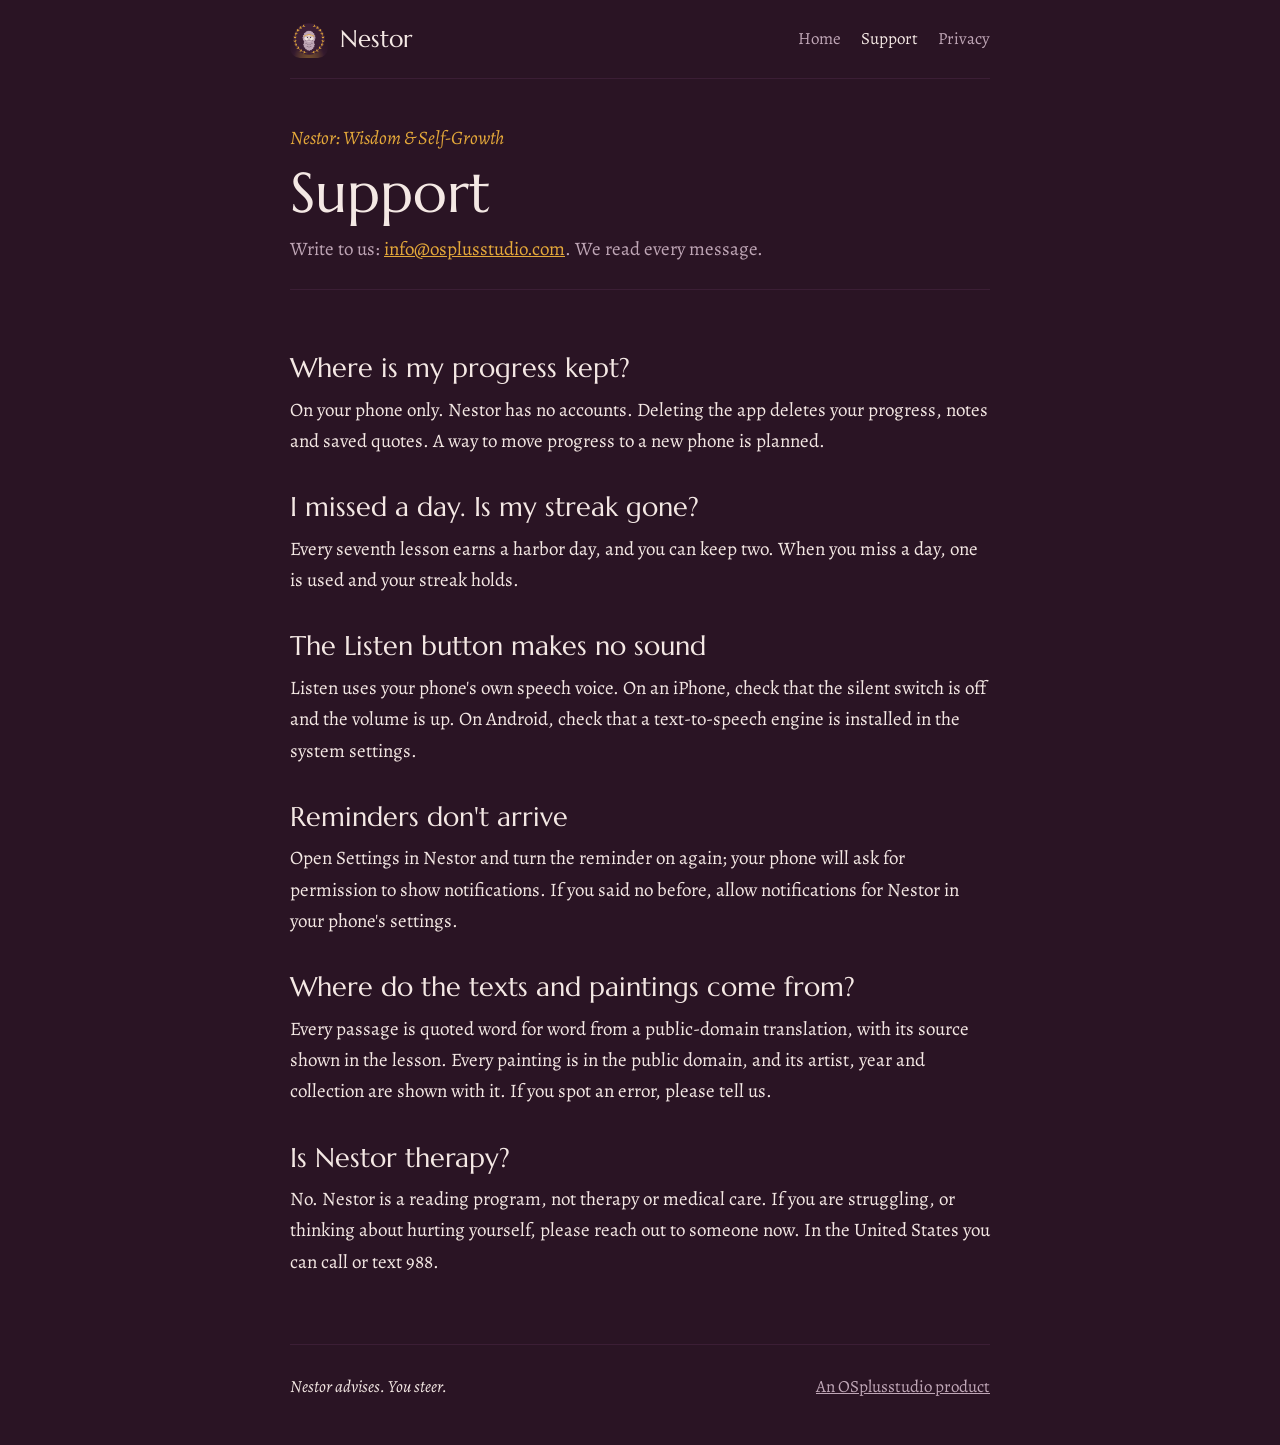
<file: nestor/support.html>
<!doctype html>
<html lang="en">
<head>
<meta charset="utf-8">
<meta name="viewport" content="width=device-width, initial-scale=1, viewport-fit=cover">
<title>Support · Nestor</title>
<meta name="description" content="Help with Nestor: Wisdom & Self-Growth.">
<link rel="icon" href="img/favicon.png">
<link rel="preconnect" href="https://fonts.googleapis.com">
<link rel="preconnect" href="https://fonts.gstatic.com" crossorigin>
<link rel="stylesheet" href="https://fonts.googleapis.com/css2?family=Alegreya:ital,wght@0,400;0,700;1,400&family=Marcellus&display=swap">
<link rel="stylesheet" href="legal.css">
</head>
<body>
<div class="wrap">
  <header class="nav">
    <a class="brand" href="index.html"><img src="img/icon.png" alt="" width="38" height="38">Nestor</a>
    <nav aria-label="Site"><a href="index.html">Home</a><a href="support.html" aria-current="page">Support</a><a href="privacy.html">Privacy</a></nav>
  </header>

  <div class="title">
    <p class="kicker">Nestor: Wisdom &amp; Self-Growth</p>
    <h1>Support</h1>
    <p class="sub">Write to us: <a href="mailto:info@osplusstudio.com">info@osplusstudio.com</a>. We read every message.</p>
  </div>
  <article>
    <h2>Where is my progress kept?</h2>
    <p>On your phone only. Nestor has no accounts. Deleting the app deletes your progress, notes and saved quotes. A way to move progress to a new phone is planned.</p>
    <h2>I missed a day. Is my streak gone?</h2>
    <p>Every seventh lesson earns a harbor day, and you can keep two. When you miss a day, one is used and your streak holds.</p>
    <h2>The Listen button makes no sound</h2>
    <p>Listen uses your phone's own speech voice. On an iPhone, check that the silent switch is off and the volume is up. On Android, check that a text-to-speech engine is installed in the system settings.</p>
    <h2>Reminders don't arrive</h2>
    <p>Open Settings in Nestor and turn the reminder on again; your phone will ask for permission to show notifications. If you said no before, allow notifications for Nestor in your phone's settings.</p>
    <h2>Where do the texts and paintings come from?</h2>
    <p>Every passage is quoted word for word from a public-domain translation, with its source shown in the lesson. Every painting is in the public domain, and its artist, year and collection are shown with it. If you spot an error, please tell us.</p>
    <h2>Is Nestor therapy?</h2>
    <p>No. Nestor is a reading program, not therapy or medical care. If you are struggling, or thinking about hurting yourself, please reach out to someone now. In the United States you can call or text 988.</p>
  </article>
  <footer>
    <span class="motto">Nestor advises. You steer.</span>
    <a href="../index.html">An OSplusstudio product</a>
  </footer>
</div>
</body>
</html>
</file>
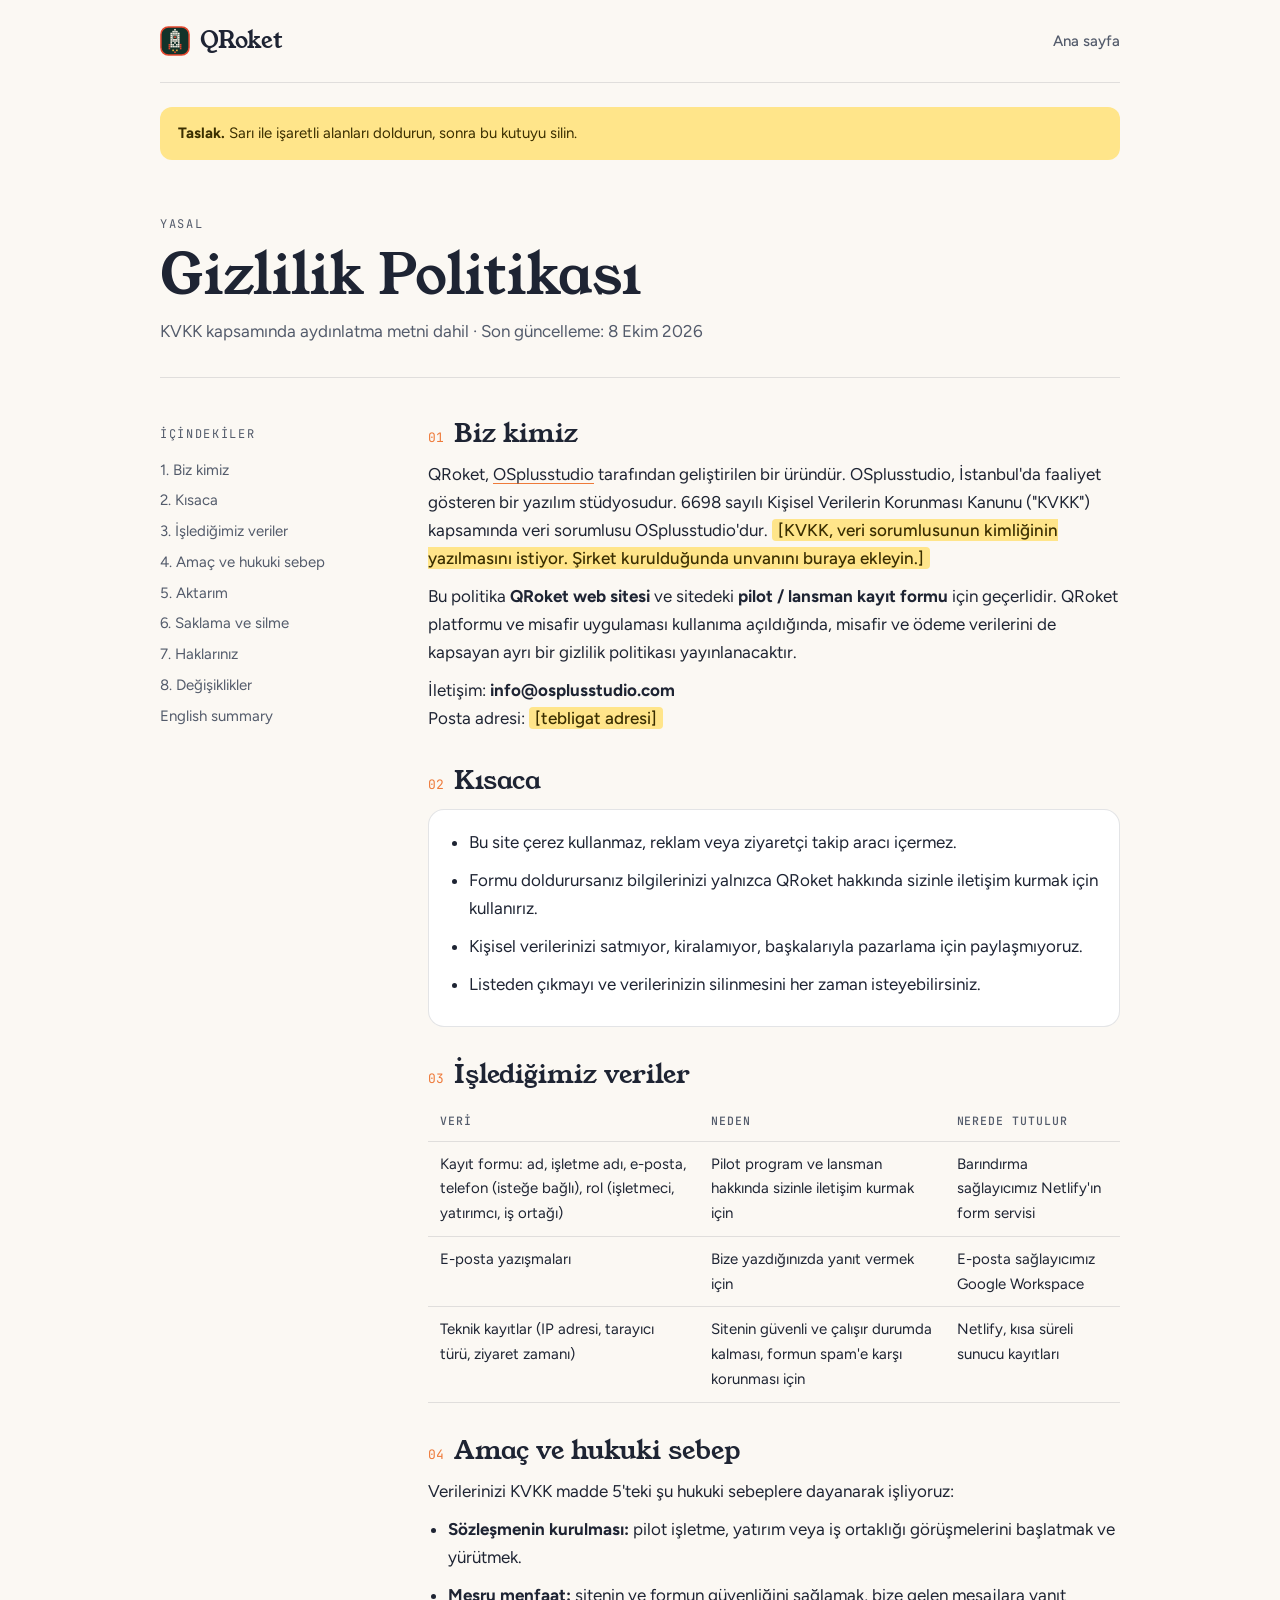
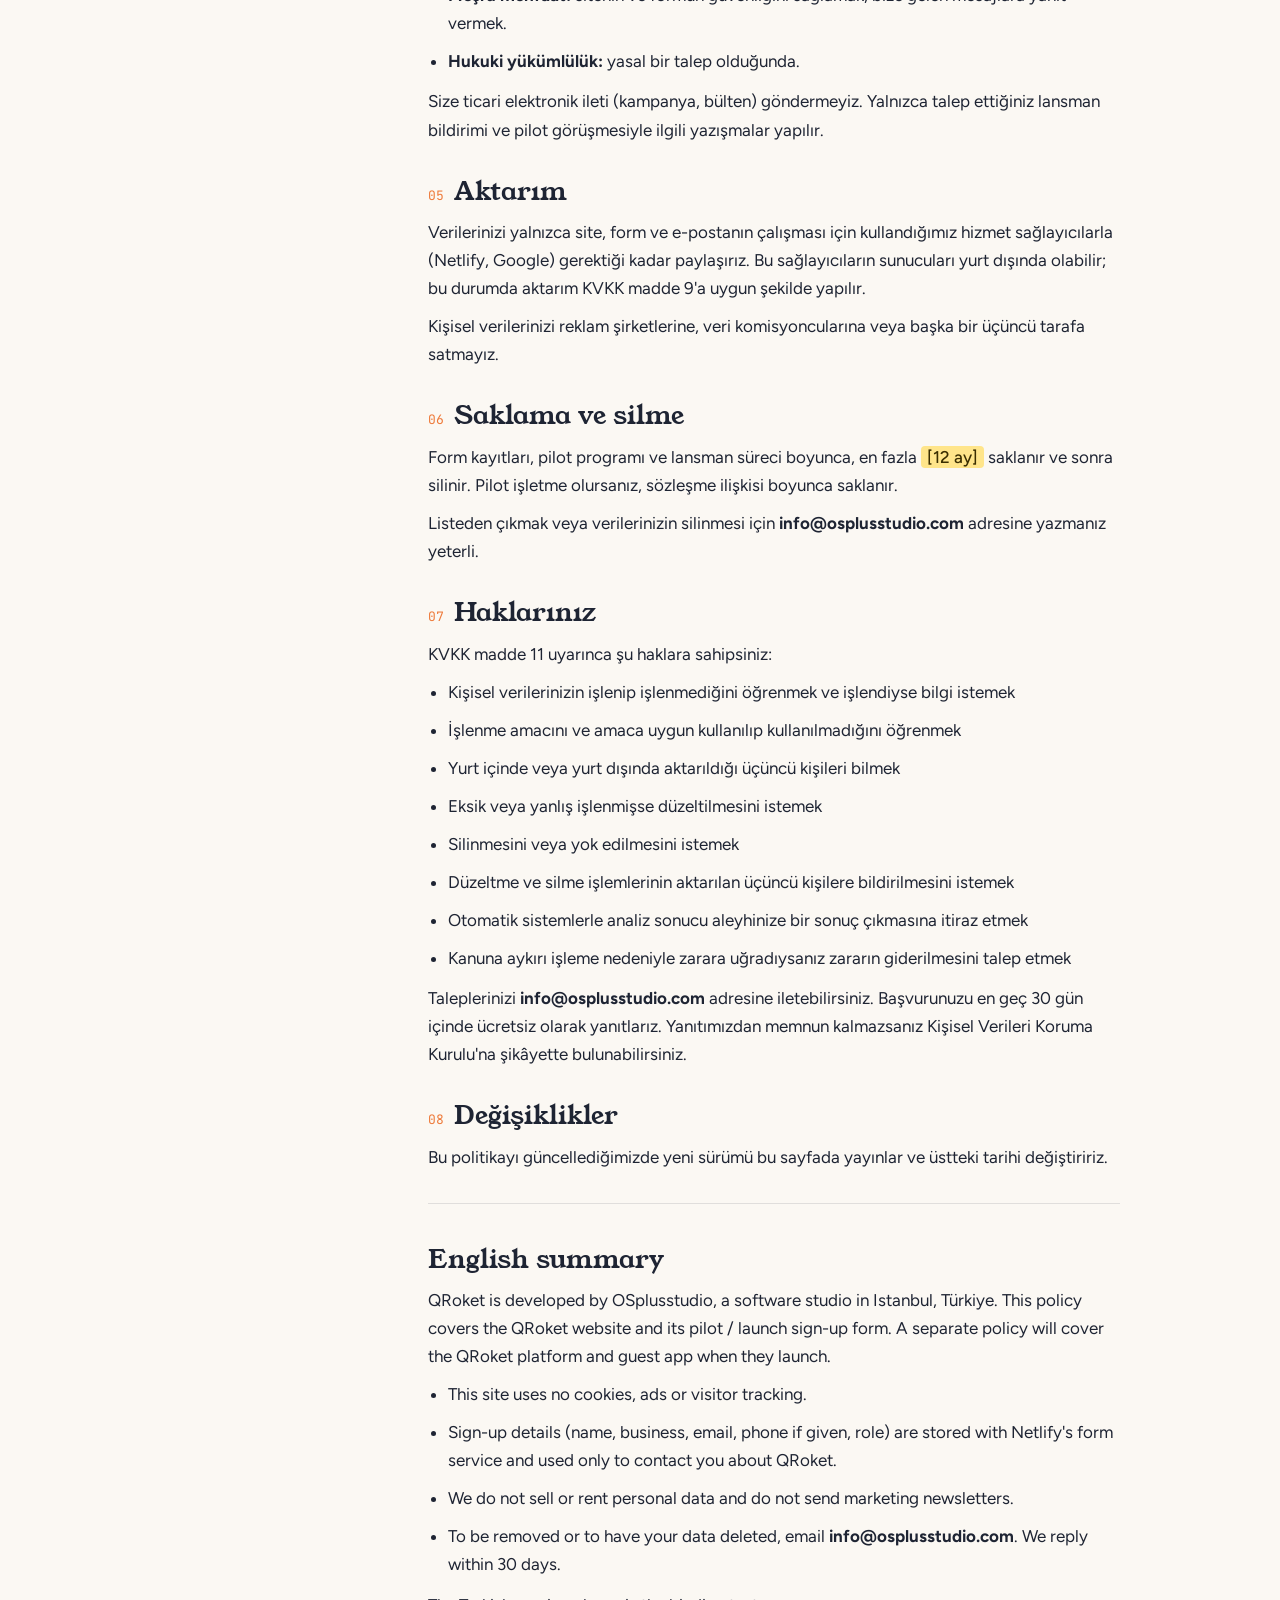
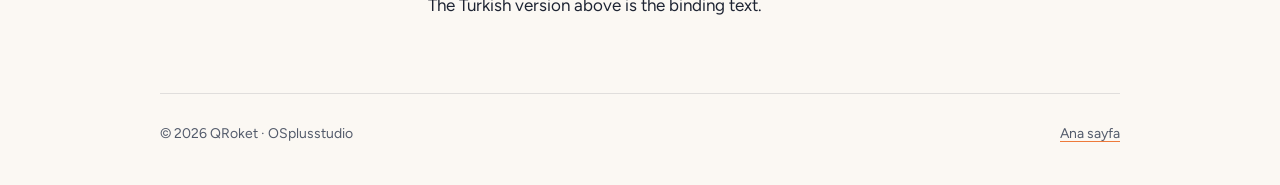
<file: qrocket/gizlilik.html>
<!doctype html>
<html lang="tr">
<head>
<meta charset="utf-8">
<meta name="viewport" content="width=device-width, initial-scale=1, viewport-fit=cover">
<title>Gizlilik Politikası · QRoket</title>
<meta name="description" content="QRoket web sitesi ve pilot kayıt formu için gizlilik politikası ve KVKK aydınlatma metni.">
<link rel="icon" href="data:image/svg+xml,%3Csvg xmlns='http://www.w3.org/2000/svg' viewBox='0 0 32 32'%3E%3Crect x='1' y='1' width='30' height='30' rx='8' fill='%2312332A' stroke='%23E5482F' stroke-width='1.6'/%3E%3Crect x='15.15' y='3.15' width='1.7' height='1.7' fill='%23F4EEE2'/%3E%3Crect x='13.15' y='5.15' width='1.7' height='1.7' fill='%23F4EEE2'/%3E%3Crect x='15.15' y='5.15' width='1.7' height='1.7' fill='%23F4EEE2'/%3E%3Crect x='17.15' y='5.15' width='1.7' height='1.7' fill='%23F4EEE2'/%3E%3Crect x='11.15' y='7.15' width='1.7' height='1.7' fill='%23F4EEE2'/%3E%3Crect x='13.15' y='7.15' width='1.7' height='1.7' fill='%23F4EEE2'/%3E%3Crect x='15.15' y='7.15' width='1.7' height='1.7' fill='%23F4EEE2'/%3E%3Crect x='17.15' y='7.15' width='1.7' height='1.7' fill='%23F4EEE2'/%3E%3Crect x='19.15' y='7.15' width='1.7' height='1.7' fill='%23F4EEE2'/%3E%3Crect x='11.15' y='9.15' width='1.7' height='1.7' fill='%23F4EEE2'/%3E%3Crect x='19.15' y='9.15' width='1.7' height='1.7' fill='%23F4EEE2'/%3E%3Crect x='11.15' y='11.15' width='1.7' height='1.7' fill='%23F4EEE2'/%3E%3Crect x='19.15' y='11.15' width='1.7' height='1.7' fill='%23F4EEE2'/%3E%3Crect x='11.15' y='13.15' width='1.7' height='1.7' fill='%23F4EEE2'/%3E%3Crect x='19.15' y='13.15' width='1.7' height='1.7' fill='%23F4EEE2'/%3E%3Crect x='11.15' y='15.15' width='1.7' height='1.7' fill='%23F4EEE2'/%3E%3Crect x='13.15' y='15.15' width='1.7' height='1.7' fill='%23F4EEE2'/%3E%3Crect x='15.15' y='15.15' width='1.7' height='1.7' fill='%23F4EEE2'/%3E%3Crect x='17.15' y='15.15' width='1.7' height='1.7' fill='%23F4EEE2'/%3E%3Crect x='19.15' y='15.15' width='1.7' height='1.7' fill='%23F4EEE2'/%3E%3Crect x='11.15' y='17.15' width='1.7' height='1.7' fill='%23F4EEE2'/%3E%3Crect x='15.15' y='17.15' width='1.7' height='1.7' fill='%23F4EEE2'/%3E%3Crect x='19.15' y='17.15' width='1.7' height='1.7' fill='%23F4EEE2'/%3E%3Crect x='9.15' y='19.15' width='1.7' height='1.7' fill='%23E5482F'/%3E%3Crect x='11.15' y='19.15' width='1.7' height='1.7' fill='%23F4EEE2'/%3E%3Crect x='13.15' y='19.15' width='1.7' height='1.7' fill='%23F4EEE2'/%3E%3Crect x='17.15' y='19.15' width='1.7' height='1.7' fill='%23F4EEE2'/%3E%3Crect x='19.15' y='19.15' width='1.7' height='1.7' fill='%23F4EEE2'/%3E%3Crect x='21.15' y='19.15' width='1.7' height='1.7' fill='%23E5482F'/%3E%3Crect x='9.15' y='21.15' width='1.7' height='1.7' fill='%23E5482F'/%3E%3Crect x='11.15' y='21.15' width='1.7' height='1.7' fill='%23F4EEE2'/%3E%3Crect x='13.15' y='21.15' width='1.7' height='1.7' fill='%23F4EEE2'/%3E%3Crect x='15.15' y='21.15' width='1.7' height='1.7' fill='%23F4EEE2'/%3E%3Crect x='17.15' y='21.15' width='1.7' height='1.7' fill='%23F4EEE2'/%3E%3Crect x='19.15' y='21.15' width='1.7' height='1.7' fill='%23F4EEE2'/%3E%3Crect x='21.15' y='21.15' width='1.7' height='1.7' fill='%23E5482F'/%3E%3Crect x='9.15' y='23.15' width='1.7' height='1.7' fill='%23E5482F'/%3E%3Crect x='21.15' y='23.15' width='1.7' height='1.7' fill='%23E5482F'/%3E%3Crect x='13.15' y='25.15' width='1.7' height='1.7' fill='%23F2B33D'/%3E%3Crect x='17.15' y='25.15' width='1.7' height='1.7' fill='%23F2B33D'/%3E%3Crect x='15.15' y='27.15' width='1.7' height='1.7' fill='%23E5482F'/%3E%3Crect x='13.15' y='9.15' width='5.7' height='5.7' fill='%23F4EEE2'/%3E%3Crect x='14.1' y='10.1' width='3.8' height='3.8' fill='%2312332A'/%3E%3Crect x='15.05' y='11.05' width='1.9' height='1.9' fill='%23E5482F'/%3E%3C/svg%3E">
<link rel="preconnect" href="https://fonts.googleapis.com">
<link rel="preconnect" href="https://fonts.gstatic.com" crossorigin>
<link rel="stylesheet" href="https://fonts.googleapis.com/css2?family=Young+Serif&family=Figtree:wght@400;500;600;700&family=JetBrains+Mono:wght@400;500&display=swap">
<style>
:root{
  --bg:#FBF8F3; --surface:#FFFFFF; --fg:#1E2433; --muted:#535B6B; --line:rgba(30,36,51,.12);
  --brand:#EE7A3A; --todo-bg:#FFE58A; --todo-fg:#3A2E00;
  --f-display:"Young Serif",Georgia,serif; --f-body:"Figtree",system-ui,sans-serif; --f-mono:"JetBrains Mono",ui-monospace,monospace;
  color-scheme:light;
}
*{box-sizing:border-box}
body{margin:0;background:var(--bg);color:var(--fg);font:400 17px/1.65 var(--f-body);-webkit-font-smoothing:antialiased}
a{color:var(--fg);text-decoration-color:var(--brand);text-underline-offset:3px}
:focus-visible{outline:2px solid var(--brand);outline-offset:3px;border-radius:4px}
.wrap{max-width:1040px;margin:0 auto;padding-inline:clamp(16px,4vw,40px)}
.label{font-family:var(--f-mono);font-size:12px;letter-spacing:.14em;text-transform:uppercase;color:var(--muted)}
.nav{display:flex;justify-content:space-between;align-items:center;gap:16px;padding-block:22px;border-bottom:1px solid var(--line)}
.brand{display:flex;align-items:center;gap:10px;text-decoration:none;font-family:var(--f-display);font-size:23px}
.brand svg{width:30px;height:30px}
.back{color:var(--muted);text-decoration:none;font-weight:500;font-size:15px}
.todo-banner{margin-top:24px;padding:14px 18px;border-radius:12px;background:var(--todo-bg);color:var(--todo-fg);font-size:15px}
.todo{background:var(--todo-bg);color:var(--todo-fg);padding:1px 6px;border-radius:4px;font-weight:500}
.title{padding-block:48px 32px}
.title h1{font:400 clamp(36px,6vw,56px)/1.05 var(--f-display);margin:10px 0 12px}
.title p{margin:0;color:var(--muted)}
.layout{display:grid;grid-template-columns:minmax(0,220px) minmax(0,1fr);gap:48px;padding-block:40px 64px;border-top:1px solid var(--line)}
.toc{position:sticky;top:24px;align-self:start}
.toc ol{list-style:none;padding:0;margin:12px 0 0;display:grid;gap:6px;font-size:15px}
.toc a{color:var(--muted);text-decoration:none}
.toc a:hover{color:var(--fg)}
article{max-width:68ch;min-width:0}
article h2{font:400 26px/1.25 var(--f-display);margin:32px 0 10px;scroll-margin-top:24px}
article section:first-child h2{margin-top:0}
article h2 .n{font-family:var(--f-mono);font-size:13px;color:var(--brand);margin-right:10px}
article p,article li{margin:0 0 10px}
article ul{padding-left:1.2em;margin:0 0 12px}
.callout{background:var(--surface);border:1px solid var(--line);border-radius:16px;padding:18px 20px;margin:12px 0 16px}
.callout ul{margin:0}
.table-wrap{overflow-x:auto;margin:8px 0 16px}
table{border-collapse:collapse;width:100%;min-width:520px;font-size:15px}
th,td{text-align:left;vertical-align:top;padding:10px 12px;border-bottom:1px solid var(--line)}
th{font-family:var(--f-mono);font-size:11.5px;letter-spacing:.08em;text-transform:uppercase;color:var(--muted);font-weight:500}
.en{border-top:1px solid var(--line);margin-top:32px;padding-top:8px}
footer{border-top:1px solid var(--line);padding-block:28px 40px;display:flex;flex-wrap:wrap;justify-content:space-between;gap:12px;color:var(--muted);font-size:14px}
footer a{color:inherit}
@media (max-width:820px){.layout{grid-template-columns:minmax(0,1fr);gap:24px}.toc{position:static}}
</style>
</head>
<body>
<div class="wrap">
  <header class="nav">
    <a class="brand" href="index.html" aria-label="QRoket ana sayfa">
      <svg viewBox="0 0 32 32" aria-hidden="true"><rect x="1" y="1" width="30" height="30" rx="8" fill="#12332A" stroke="#E5482F" stroke-width="1.6"/><rect x="15.15" y="3.15" width="1.7" height="1.7" fill="#F4EEE2"/><rect x="13.15" y="5.15" width="1.7" height="1.7" fill="#F4EEE2"/><rect x="15.15" y="5.15" width="1.7" height="1.7" fill="#F4EEE2"/><rect x="17.15" y="5.15" width="1.7" height="1.7" fill="#F4EEE2"/><rect x="11.15" y="7.15" width="1.7" height="1.7" fill="#F4EEE2"/><rect x="13.15" y="7.15" width="1.7" height="1.7" fill="#F4EEE2"/><rect x="15.15" y="7.15" width="1.7" height="1.7" fill="#F4EEE2"/><rect x="17.15" y="7.15" width="1.7" height="1.7" fill="#F4EEE2"/><rect x="19.15" y="7.15" width="1.7" height="1.7" fill="#F4EEE2"/><rect x="11.15" y="9.15" width="1.7" height="1.7" fill="#F4EEE2"/><rect x="19.15" y="9.15" width="1.7" height="1.7" fill="#F4EEE2"/><rect x="11.15" y="11.15" width="1.7" height="1.7" fill="#F4EEE2"/><rect x="19.15" y="11.15" width="1.7" height="1.7" fill="#F4EEE2"/><rect x="11.15" y="13.15" width="1.7" height="1.7" fill="#F4EEE2"/><rect x="19.15" y="13.15" width="1.7" height="1.7" fill="#F4EEE2"/><rect x="11.15" y="15.15" width="1.7" height="1.7" fill="#F4EEE2"/><rect x="13.15" y="15.15" width="1.7" height="1.7" fill="#F4EEE2"/><rect x="15.15" y="15.15" width="1.7" height="1.7" fill="#F4EEE2"/><rect x="17.15" y="15.15" width="1.7" height="1.7" fill="#F4EEE2"/><rect x="19.15" y="15.15" width="1.7" height="1.7" fill="#F4EEE2"/><rect x="11.15" y="17.15" width="1.7" height="1.7" fill="#F4EEE2"/><rect x="15.15" y="17.15" width="1.7" height="1.7" fill="#F4EEE2"/><rect x="19.15" y="17.15" width="1.7" height="1.7" fill="#F4EEE2"/><rect x="9.15" y="19.15" width="1.7" height="1.7" fill="#E5482F"/><rect x="11.15" y="19.15" width="1.7" height="1.7" fill="#F4EEE2"/><rect x="13.15" y="19.15" width="1.7" height="1.7" fill="#F4EEE2"/><rect x="17.15" y="19.15" width="1.7" height="1.7" fill="#F4EEE2"/><rect x="19.15" y="19.15" width="1.7" height="1.7" fill="#F4EEE2"/><rect x="21.15" y="19.15" width="1.7" height="1.7" fill="#E5482F"/><rect x="9.15" y="21.15" width="1.7" height="1.7" fill="#E5482F"/><rect x="11.15" y="21.15" width="1.7" height="1.7" fill="#F4EEE2"/><rect x="13.15" y="21.15" width="1.7" height="1.7" fill="#F4EEE2"/><rect x="15.15" y="21.15" width="1.7" height="1.7" fill="#F4EEE2"/><rect x="17.15" y="21.15" width="1.7" height="1.7" fill="#F4EEE2"/><rect x="19.15" y="21.15" width="1.7" height="1.7" fill="#F4EEE2"/><rect x="21.15" y="21.15" width="1.7" height="1.7" fill="#E5482F"/><rect x="9.15" y="23.15" width="1.7" height="1.7" fill="#E5482F"/><rect x="21.15" y="23.15" width="1.7" height="1.7" fill="#E5482F"/><rect x="13.15" y="25.15" width="1.7" height="1.7" fill="#F2B33D"/><rect x="17.15" y="25.15" width="1.7" height="1.7" fill="#F2B33D"/><rect x="15.15" y="27.15" width="1.7" height="1.7" fill="#E5482F"/><rect x="13.15" y="9.15" width="5.7" height="5.7" fill="#F4EEE2"/><rect x="14.1" y="10.1" width="3.8" height="3.8" fill="#12332A"/><rect x="15.05" y="11.05" width="1.9" height="1.9" fill="#E5482F"/></svg>
      QRoket
    </a>
    <a class="back" href="index.html">Ana sayfa</a>
  </header>

  <div class="todo-banner"><strong>Taslak.</strong> Sarı ile işaretli alanları doldurun, sonra bu kutuyu silin.</div>

  <div class="title">
    <span class="label">Yasal</span>
    <h1>Gizlilik Politikası</h1>
    <p>KVKK kapsamında aydınlatma metni dahil · Son güncelleme: 8 Ekim 2026</p>
  </div>

  <div class="layout">
    <nav class="toc" aria-label="İçindekiler">
      <span class="label">İçindekiler</span>
      <ol>
        <li><a href="#kimiz">1. Biz kimiz</a></li>
        <li><a href="#ozet">2. Kısaca</a></li>
        <li><a href="#veriler">3. İşlediğimiz veriler</a></li>
        <li><a href="#amac">4. Amaç ve hukuki sebep</a></li>
        <li><a href="#aktarim">5. Aktarım</a></li>
        <li><a href="#saklama">6. Saklama ve silme</a></li>
        <li><a href="#haklar">7. Haklarınız</a></li>
        <li><a href="#degisiklik">8. Değişiklikler</a></li>
        <li><a href="#english">English summary</a></li>
      </ol>
    </nav>

    <article>
      <section id="kimiz">
        <h2><span class="n">01</span>Biz kimiz</h2>
        <p>QRoket, <a href="../index.html">OSplusstudio</a> tarafından geliştirilen bir üründür. OSplusstudio, İstanbul'da faaliyet gösteren bir yazılım stüdyosudur. 6698 sayılı Kişisel Verilerin Korunması Kanunu ("KVKK") kapsamında veri sorumlusu OSplusstudio'dur. <span class="todo">[KVKK, veri sorumlusunun kimliğinin yazılmasını istiyor. Şirket kurulduğunda unvanını buraya ekleyin.]</span></p>
        <p>Bu politika <strong>QRoket web sitesi</strong> ve sitedeki <strong>pilot / lansman kayıt formu</strong> için geçerlidir. QRoket platformu ve misafir uygulaması kullanıma açıldığında, misafir ve ödeme verilerini de kapsayan ayrı bir gizlilik politikası yayınlanacaktır.</p>
        <p>İletişim: <strong>info@osplusstudio.com</strong><br>Posta adresi: <span class="todo">[tebligat adresi]</span></p>
      </section>

      <section id="ozet">
        <h2><span class="n">02</span>Kısaca</h2>
        <div class="callout">
          <ul>
            <li>Bu site çerez kullanmaz, reklam veya ziyaretçi takip aracı içermez.</li>
            <li>Formu doldurursanız bilgilerinizi yalnızca QRoket hakkında sizinle iletişim kurmak için kullanırız.</li>
            <li>Kişisel verilerinizi satmıyor, kiralamıyor, başkalarıyla pazarlama için paylaşmıyoruz.</li>
            <li>Listeden çıkmayı ve verilerinizin silinmesini her zaman isteyebilirsiniz.</li>
          </ul>
        </div>
      </section>

      <section id="veriler">
        <h2><span class="n">03</span>İşlediğimiz veriler</h2>
        <div class="table-wrap">
          <table>
            <thead><tr><th>Veri</th><th>Neden</th><th>Nerede tutulur</th></tr></thead>
            <tbody>
              <tr><td>Kayıt formu: ad, işletme adı, e-posta, telefon (isteğe bağlı), rol (işletmeci, yatırımcı, iş ortağı)</td><td>Pilot program ve lansman hakkında sizinle iletişim kurmak için</td><td>Barındırma sağlayıcımız Netlify'ın form servisi</td></tr>
              <tr><td>E-posta yazışmaları</td><td>Bize yazdığınızda yanıt vermek için</td><td>E-posta sağlayıcımız Google Workspace</td></tr>
              <tr><td>Teknik kayıtlar (IP adresi, tarayıcı türü, ziyaret zamanı)</td><td>Sitenin güvenli ve çalışır durumda kalması, formun spam'e karşı korunması için</td><td>Netlify, kısa süreli sunucu kayıtları</td></tr>
            </tbody>
          </table>
        </div>
      </section>

      <section id="amac">
        <h2><span class="n">04</span>Amaç ve hukuki sebep</h2>
        <p>Verilerinizi KVKK madde 5'teki şu hukuki sebeplere dayanarak işliyoruz:</p>
        <ul>
          <li><strong>Sözleşmenin kurulması:</strong> pilot işletme, yatırım veya iş ortaklığı görüşmelerini başlatmak ve yürütmek.</li>
          <li><strong>Meşru menfaat:</strong> sitenin ve formun güvenliğini sağlamak, bize gelen mesajlara yanıt vermek.</li>
          <li><strong>Hukuki yükümlülük:</strong> yasal bir talep olduğunda.</li>
        </ul>
        <p>Size ticari elektronik ileti (kampanya, bülten) göndermeyiz. Yalnızca talep ettiğiniz lansman bildirimi ve pilot görüşmesiyle ilgili yazışmalar yapılır.</p>
      </section>

      <section id="aktarim">
        <h2><span class="n">05</span>Aktarım</h2>
        <p>Verilerinizi yalnızca site, form ve e-postanın çalışması için kullandığımız hizmet sağlayıcılarla (Netlify, Google) gerektiği kadar paylaşırız. Bu sağlayıcıların sunucuları yurt dışında olabilir; bu durumda aktarım KVKK madde 9'a uygun şekilde yapılır.</p>
        <p>Kişisel verilerinizi reklam şirketlerine, veri komisyoncularına veya başka bir üçüncü tarafa satmayız.</p>
      </section>

      <section id="saklama">
        <h2><span class="n">06</span>Saklama ve silme</h2>
        <p>Form kayıtları, pilot programı ve lansman süreci boyunca, en fazla <span class="todo">[12 ay]</span> saklanır ve sonra silinir. Pilot işletme olursanız, sözleşme ilişkisi boyunca saklanır.</p>
        <p>Listeden çıkmak veya verilerinizin silinmesi için <strong>info@osplusstudio.com</strong> adresine yazmanız yeterli.</p>
      </section>

      <section id="haklar">
        <h2><span class="n">07</span>Haklarınız</h2>
        <p>KVKK madde 11 uyarınca şu haklara sahipsiniz:</p>
        <ul>
          <li>Kişisel verilerinizin işlenip işlenmediğini öğrenmek ve işlendiyse bilgi istemek</li>
          <li>İşlenme amacını ve amaca uygun kullanılıp kullanılmadığını öğrenmek</li>
          <li>Yurt içinde veya yurt dışında aktarıldığı üçüncü kişileri bilmek</li>
          <li>Eksik veya yanlış işlenmişse düzeltilmesini istemek</li>
          <li>Silinmesini veya yok edilmesini istemek</li>
          <li>Düzeltme ve silme işlemlerinin aktarılan üçüncü kişilere bildirilmesini istemek</li>
          <li>Otomatik sistemlerle analiz sonucu aleyhinize bir sonuç çıkmasına itiraz etmek</li>
          <li>Kanuna aykırı işleme nedeniyle zarara uğradıysanız zararın giderilmesini talep etmek</li>
        </ul>
        <p>Taleplerinizi <strong>info@osplusstudio.com</strong> adresine iletebilirsiniz. Başvurunuzu en geç 30 gün içinde ücretsiz olarak yanıtlarız. Yanıtımızdan memnun kalmazsanız Kişisel Verileri Koruma Kurulu'na şikâyette bulunabilirsiniz.</p>
      </section>

      <section id="degisiklik">
        <h2><span class="n">08</span>Değişiklikler</h2>
        <p>Bu politikayı güncellediğimizde yeni sürümü bu sayfada yayınlar ve üstteki tarihi değiştiririz.</p>
      </section>

      <section id="english" class="en" lang="en">
        <h2>English summary</h2>
        <p>QRoket is developed by OSplusstudio, a software studio in Istanbul, Türkiye. This policy covers the QRoket website and its pilot / launch sign-up form. A separate policy will cover the QRoket platform and guest app when they launch.</p>
        <ul>
          <li>This site uses no cookies, ads or visitor tracking.</li>
          <li>Sign-up details (name, business, email, phone if given, role) are stored with Netlify's form service and used only to contact you about QRoket.</li>
          <li>We do not sell or rent personal data and do not send marketing newsletters.</li>
          <li>To be removed or to have your data deleted, email <strong>info@osplusstudio.com</strong>. We reply within 30 days.</li>
        </ul>
        <p>The Turkish version above is the binding text.</p>
      </section>
    </article>
  </div>

  <footer>
    <span>© 2026 QRoket · OSplusstudio</span>
    <a href="index.html">Ana sayfa</a>
  </footer>
</div>
</body>
</html>
</file>
<file: games/game.css>
/* Ürün oyun sahneleri: izometrik canvas + oyun arayüzü (HUD). Her uygulama kendi renklerini --g-* ile verir. */
.game{
  --g-card:#FFF8EC; --g-ink:#4A3626; --g-soft:#8A6F55; --g-accent:#E07A3A; --g-ok:#3F9B57; --g-line:rgba(74,54,38,.22);
  position:relative; aspect-ratio:16/10; border-radius:24px; overflow:hidden; isolation:isolate;
  background:linear-gradient(#FBE3C4 0%,#F6CFA6 38%,#E9B98F 100%);
  font-family:"Figtree",system-ui,sans-serif; color:var(--g-ink); user-select:none; cursor:pointer;
  box-shadow:0 30px 60px -30px rgba(0,0,0,.45);
}
.game canvas{position:absolute; inset:0; width:100%; height:100%; display:block}
.game .hud{position:absolute; inset:0; pointer-events:none; padding:clamp(10px,1.8vw,18px); font-size:clamp(11px,1.15vw,14px)}
.g-card{background:var(--g-card); border-radius:14px; box-shadow:0 6px 0 rgba(74,54,38,.18),0 10px 24px rgba(74,54,38,.18); position:relative}
.g-card::after{content:""; position:absolute; inset:4px; border:1.5px dashed var(--g-line); border-radius:11px; pointer-events:none}

.g-top{position:absolute; left:clamp(10px,1.8vw,18px); top:clamp(10px,1.8vw,18px); display:flex; gap:10px}
.g-quest{display:flex; align-items:center; gap:10px; padding:10px 14px 12px 10px; min-width:13.5em}
.g-quest .ic{width:3.2em; height:3.2em; flex:none; border-radius:50%; display:grid; place-items:center; background:#F3E3C8; overflow:hidden}
.g-quest .ic img{width:118%; height:118%; object-fit:contain}
.g-quest b{display:block; font:800 1.18em/1.1 "Bricolage Grotesque",sans-serif; letter-spacing:-.01em}
.g-quest small{display:block; color:var(--g-soft); font-weight:600; font-size:.82em; margin-top:2px}
.g-bar{height:.55em; border-radius:99px; background:#EADBC4; margin-top:6px; overflow:hidden}
.g-bar i{display:block; height:100%; width:0; border-radius:inherit; background:linear-gradient(90deg,#5DB874,#3F9B57); transition:width .25s linear}
.g-quest .tag{position:absolute; right:10px; bottom:-9px; z-index:1; background:var(--g-accent); color:#fff; font:800 .78em/1 "Figtree",sans-serif; padding:4px 8px; border-radius:99px}

.g-right{position:absolute; right:clamp(10px,1.8vw,18px); top:clamp(10px,1.8vw,18px); display:grid; justify-items:end; gap:8px}
.g-brand{background:#7A4A2B; color:#FCE6B8; font:800 .82em/1 "Figtree",sans-serif; padding:6px 10px; border-radius:8px; box-shadow:0 3px 0 rgba(0,0,0,.2)}
.g-ring{width:5.6em; height:5.6em; border-radius:50%; background:var(--g-card); box-shadow:0 0 0 5px #7A4A2B,0 8px 20px rgba(74,54,38,.3); display:grid; place-items:center; position:relative}
.g-ring svg{position:absolute; inset:0; width:100%; height:100%}
.g-ring circle{fill:#D9C6A8; transition:fill .15s}
.g-ring circle.on{fill:#3F9B57}
.g-ring circle.last{fill:#F2C14E}
.g-ring circle.imame{fill:#7A4A2B}
.g-ring b{font:800 1.25em/1 "Bricolage Grotesque",sans-serif}
.g-pill{display:flex; align-items:center; gap:7px; background:var(--g-card); padding:6px 12px 6px 7px; border-radius:99px; font-weight:800; box-shadow:0 3px 0 rgba(74,54,38,.18)}
.g-pill .dot{width:1.3em; height:1.3em; border-radius:50%; background:radial-gradient(circle at 35% 35%,#FFE08A,#E3A21A); box-shadow:inset 0 -2px 0 rgba(0,0,0,.15)}
.g-pill .dot.tree{background:radial-gradient(circle at 35% 35%,#8FD98F,#2F8F4E)}
.g-pill.hot{background:var(--g-accent); color:#fff; box-shadow:0 3px 0 rgba(0,0,0,.18)}

.g-player{position:absolute; left:clamp(10px,1.8vw,18px); bottom:clamp(10px,1.8vw,18px); display:flex; align-items:center; gap:12px; padding:10px 16px 10px 10px}
.g-player .av{width:3.6em; height:3.6em; border-radius:50%; flex:none; background:#F3E3C8; box-shadow:inset 0 0 0 3px #E2CBA6; overflow:hidden}
.g-player .av img{width:100%; height:auto; transform:translateY(4%) scale(1.9); transform-origin:50% 0}
.g-player b{font:800 1.3em/1 "Bricolage Grotesque",sans-serif}
.g-player .chip{display:inline-block; margin-top:5px; background:#F3E3C8; border-radius:99px; padding:3px 9px; font-weight:700; font-size:.85em}
.g-player small{display:block; color:var(--g-soft); font-weight:600; margin-top:4px; font-size:.82em}

.g-keys{position:absolute; right:clamp(10px,1.8vw,18px); bottom:clamp(10px,1.8vw,18px); display:grid; justify-items:end; gap:8px}
.g-key{display:flex; align-items:center; gap:8px; background:var(--g-card); border-radius:99px; padding:6px 7px 6px 14px; font-weight:700; border:1.5px dashed var(--g-line); box-shadow:0 3px 0 rgba(74,54,38,.14)}
.g-key kbd{font:800 .85em/1 "Figtree",sans-serif; background:#fff; border:1px solid #D9C6A8; border-bottom-width:3px; border-radius:7px; padding:4px 8px}

.g-toast{position:absolute; left:50%; bottom:clamp(14px,2.4vw,24px); transform:translate(-50%,10px) scale(.92); opacity:0; text-align:center; background:var(--g-card); border-radius:16px; padding:10px 20px 12px; box-shadow:0 6px 0 rgba(74,54,38,.18),0 14px 30px rgba(74,54,38,.25); transition:opacity .35s ease,transform .45s cubic-bezier(.2,1.5,.4,1); white-space:nowrap}
.g-toast.show{opacity:1; transform:translate(-50%,0) scale(1)}
.g-toast small{display:block; color:var(--g-accent); font-weight:800; letter-spacing:.08em; text-transform:uppercase; font-size:.72em}
.g-toast b{display:block; font:800 1.45em/1.15 "Bricolage Grotesque",sans-serif}
.g-toast span{display:block; color:var(--g-soft); font-weight:600; font-size:.9em}

/* Nestor teması: şarap koyusu deniz, safran ve mermer (uygulamanın paleti) */
.game.nestor{
  --g-card:#3B1E35; --g-ink:#F4E8E4; --g-soft:#BFA6B6; --g-accent:#E5A93A; --g-line:rgba(244,232,228,.16);
  background:linear-gradient(#1C1219 0%,#2A1424 45%,#3B1E35 100%);
  font-family:"Alegreya",Georgia,serif;
}
.game.nestor .g-card{box-shadow:0 5px 0 rgba(0,0,0,.35),0 12px 26px rgba(0,0,0,.35)}
.game.nestor b, .game.nestor .g-toast b{font-family:"Marcellus",Georgia,serif; font-weight:400; letter-spacing:0}
.game.nestor .g-quest .ic, .game.nestor .g-player .av, .game.nestor .g-player .chip{background:#2A1424}
.game.nestor .g-bar{background:#5A3452}
.game.nestor .g-bar i{background:linear-gradient(90deg,#E5A93A,#F2C66A)}
.game.nestor .g-quest .tag{color:#2A1424}
.game.nestor .g-brand{background:#E5A93A; color:#2A1424}
.game.nestor .g-ring{background:#3B1E35; box-shadow:0 0 0 5px #E5A93A,0 8px 20px rgba(0,0,0,.4)}
.game.nestor .g-ring circle{fill:#5A3452}
.game.nestor .g-ring circle.on{fill:#E5A93A}
.game.nestor .g-ring circle.last{fill:#F4E8E4}
.game.nestor .g-pill{box-shadow:0 3px 0 rgba(0,0,0,.3)}
.game.nestor .g-pill .dot.seal{background:radial-gradient(circle at 35% 35%,#C9E2D8,#8DB8A9); box-shadow:inset 0 0 0 2px #2A1424}
.game.nestor .g-pill.hot{color:#2A1424}
.game.nestor .g-player .av{box-shadow:inset 0 0 0 3px #5A3452}
.game.nestor .g-player .av img{transform:translateY(6%) scale(1.15); transform-origin:50% 50%}
.game.nestor .g-key kbd{background:#2A1424; color:#F4E8E4; border-color:#5A3452}

/* QRoket teması: krem zemin, lacivert yazı, turuncu vurgu (qroket.com) */
.game.qrocket{
  --g-card:#FFFFFF; --g-ink:#1E2433; --g-soft:#535B6B; --g-accent:#EE7A3A; --g-line:rgba(30,36,51,.14);
  background:linear-gradient(#FBF8F3 0%,#F8EBDD 55%,#F2D9C0 100%);
}
.game.qrocket .g-card{box-shadow:0 5px 0 rgba(30,36,51,.12),0 12px 26px rgba(30,36,51,.14)}
.game.qrocket b, .game.qrocket .g-toast b{font-family:"Young Serif",Georgia,serif; font-weight:400; letter-spacing:0}
.game.qrocket .g-quest .ic, .game.qrocket .g-player .av, .game.qrocket .g-player .chip{background:#F3EEE6}
.game.qrocket .g-player .av{display:grid; place-items:center; box-shadow:inset 0 0 0 3px #EADFD0}
.game.qrocket .g-player .av svg{width:62%}
.game.qrocket .g-bar{background:#F3EEE6}
.game.qrocket .g-bar i{background:linear-gradient(90deg,#F6A066,#EE7A3A)}
.game.qrocket .g-brand{background:#1E2433; color:#FBF8F3}
.game.qrocket .g-ring{background:#FFFFFF; box-shadow:0 0 0 5px #1E2433,0 8px 20px rgba(30,36,51,.25)}
.game.qrocket .g-ring circle{transition:fill .3s}
.game.qrocket .g-pill .dot.tip{background:radial-gradient(circle at 35% 35%,#8FD9A8,#3E8A5E)}
.game.qrocket .g-key kbd{font-family:"IBM Plex Mono",monospace}

@media (max-width:760px){
  .game{aspect-ratio:5/6}
  .game .hud{font-size:9.5px}
  .g-top .g-quest:nth-child(2), .g-keys, .g-brand, .g-player{display:none}
  .g-quest{min-width:0}
  .g-ring{width:4.8em; height:4.8em; box-shadow:0 0 0 4px #7A4A2B,0 6px 14px rgba(74,54,38,.3)}
}
</file>
<file: nestor/legal.css>
:root{--wine:#2A1424;--crest:#3B1E35;--foam:#5A3452;--marble:#F4E8E4;--worn:#BFA6B6;--saffron:#E5A93A;--f-display:"Marcellus",Georgia,serif;--f-text:"Alegreya",Georgia,serif;color-scheme:dark}
*{box-sizing:border-box}
html,body{background:var(--wine)}
body{margin:0;color:var(--marble);font:400 19px/1.65 var(--f-text);-webkit-font-smoothing:antialiased}
a{color:var(--saffron)}
:focus-visible{outline:2px solid var(--saffron);outline-offset:3px;border-radius:4px}
.wrap{max-width:780px;margin:0 auto;padding-inline:clamp(16px,4vw,40px)}
.nav{display:flex;justify-content:space-between;align-items:center;gap:16px;padding-block:20px;border-bottom:1px solid var(--crest)}
.brand{display:flex;align-items:center;gap:12px;text-decoration:none;color:var(--marble);font:400 24px/1 var(--f-display)}
.brand img{width:38px;height:38px;border-radius:10px}
.nav nav{display:flex;gap:20px;font-size:17px}
.nav nav a{color:var(--worn);text-decoration:none}
.nav nav a:hover,.nav nav a[aria-current]{color:var(--marble)}
.title{padding-block:44px 24px;border-bottom:1px solid var(--crest)}
.kicker{font-style:italic;color:var(--saffron);margin:0}
h1,h2{font-family:var(--f-display);font-weight:400;margin:0}
.title h1{font-size:clamp(38px,6vw,56px);line-height:1.1;margin:8px 0 10px}
.title p.sub{color:var(--worn);margin:0}
article{padding-block:28px 56px}
article h2{font-size:27px;line-height:1.2;margin:34px 0 10px}
article p,article li{margin:0 0 10px}
article ul{padding-left:1.2em;margin:0 0 12px}
.box{background:var(--crest);border-radius:16px;padding:18px 22px;margin:8px 0 12px}
.box p{margin:0}
footer{border-top:1px solid var(--crest);padding-block:28px 44px;display:flex;flex-wrap:wrap;justify-content:space-between;gap:12px;color:var(--worn);font-size:17px}
footer .motto{font-style:italic;color:var(--marble)}
footer a{color:inherit}
</file>
